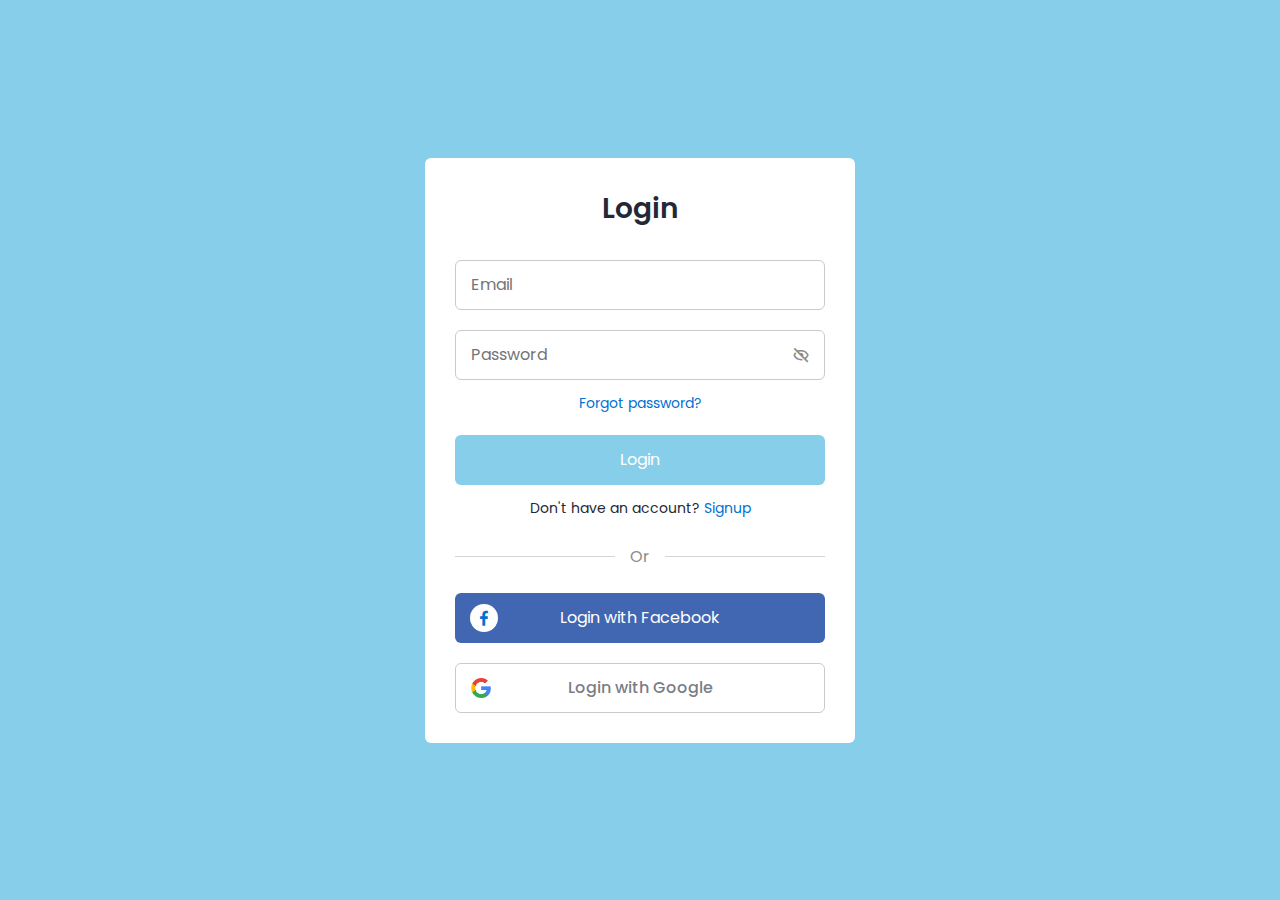
<file: public/index.html>
<!DOCTYPE html>

    <html lang="en">
    <head>
        <meta charset="UTF-8">
        <meta http-equiv="X-UA-Compatible" content="IE=edge">
        <meta name="viewport" content="width=device-width, initial-scale=1.0">
        <title> Responsive Login and Signup Form </title>

        <!-- CSS -->
        <link rel="stylesheet" href="css/style.css">

        <!-- Boxicons CSS -->
        <link href='https://unpkg.com/boxicons@2.1.2/css/boxicons.min.css' rel='stylesheet'>

    </head>
    <body>
        <section class="container forms">
            <div class="form login">
                <div class="form-content">
                    <header>Login</header>
                    <form action="#">
                        <div class="field input-field">
                            <input type="email" placeholder="Email" class="input">
                        </div>

                        <div class="field input-field">
                            <input type="password" placeholder="Password" class="password">
                            <i class='bx bx-hide eye-icon'></i>
                        </div>

                        <div class="form-link">
                            <a href="#" class="forgot-pass">Forgot password?</a>
                        </div>

                        <div class="field button-field">
                            <button>Login</button>
                        </div>
                    </form>

                    <div class="form-link">
                        <span>Don't have an account? <a href="#" class="link signup-link">Signup</a></span>
                    </div>
                </div>

                <div class="line"></div>

                <div class="media-options">
                    <a href="#" class="field facebook">
                        <i class='bx bxl-facebook facebook-icon'></i>
                        <span>Login with Facebook</span>
                    </a>
                </div>

                <div class="media-options">
                    <a href="#" class="field google">
                        <img src="images/google.png" alt="" class="google-img">
                        <span>Login with Google</span>
                    </a>
                </div>

            </div>

            <!-- Signup Form -->

            <div class="form signup">
                <div class="form-content">
                    <header>Signup</header>
                    <form action="#">
                        <div class="field input-field">
                            <input type="email" placeholder="Email" class="input">
                        </div>

                        <div class="field input-field">
                            <input type="password" placeholder="Create password" class="password">
                        </div>

                        <div class="field input-field">
                            <input type="password" placeholder="Confirm password" class="password">
                            <i class='bx bx-hide eye-icon'></i>
                        </div>

                        <div class="field button-field">
                            <button>Signup</button>
                        </div>
                    </form>

                    <div class="form-link">
                        <span>Already have an account? <a href="#" class="link login-link">Login</a></span>
                    </div>
                </div>

                <div class="line"></div>

                <div class="media-options">
                    <a href="#" class="field facebook">
                        <i class='bx bxl-facebook facebook-icon'></i>
                        <span>Login with Facebook</span>
                    </a>
                </div>

                <div class="media-options">
                    <a href="#" class="field google">
                        <img src="images/google.png" alt="" class="google-img">
                        <span>Login with Google</span>
                    </a>
                </div>

            </div>
        </section>

        <!-- JavaScript -->
        <script src="js/script.js"></script>
    </body>
</html>
</file>
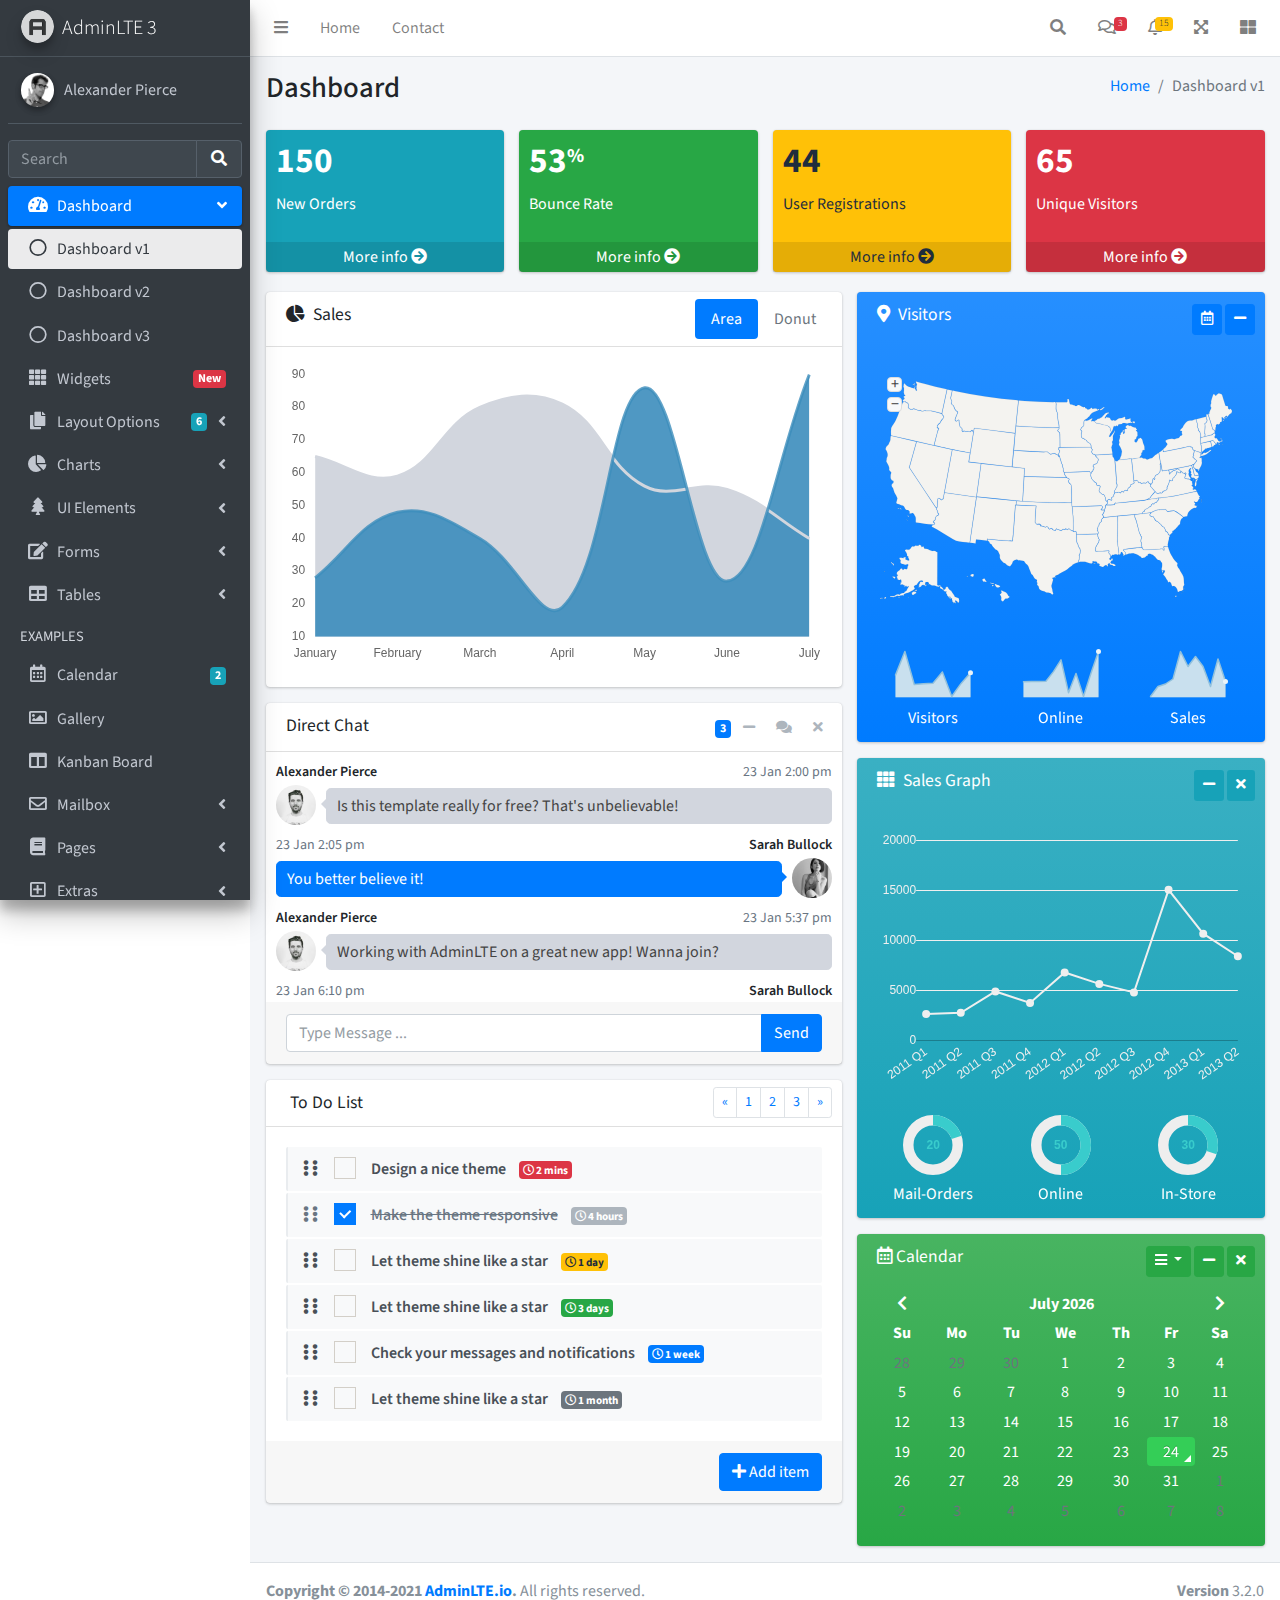
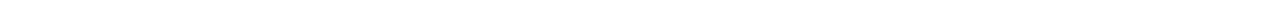
<file: public/adm/index.html>
<!DOCTYPE html>
<html lang="en">
<head>
  <meta charset="utf-8">
  <meta name="viewport" content="width=device-width, initial-scale=1">
  <title>AdminLTE 3 | Dashboard</title>

  <!-- Google Font: Source Sans Pro -->
  <link rel="stylesheet" href="https://fonts.googleapis.com/css?family=Source+Sans+Pro:300,400,400i,700&display=fallback">
  <!-- Font Awesome -->
  <link rel="stylesheet" href="plugins/fontawesome-free/css/all.min.css">
  <!-- Ionicons -->
  <link rel="stylesheet" href="https://code.ionicframework.com/ionicons/2.0.1/css/ionicons.min.css">
  <!-- Tempusdominus Bootstrap 4 -->
  <link rel="stylesheet" href="plugins/tempusdominus-bootstrap-4/css/tempusdominus-bootstrap-4.min.css">
  <!-- iCheck -->
  <link rel="stylesheet" href="plugins/icheck-bootstrap/icheck-bootstrap.min.css">
  <!-- JQVMap -->
  <link rel="stylesheet" href="plugins/jqvmap/jqvmap.min.css">
  <!-- Theme style -->
  <link rel="stylesheet" href="dist/css/adminlte.min.css">
  <!-- overlayScrollbars -->
  <link rel="stylesheet" href="plugins/overlayScrollbars/css/OverlayScrollbars.min.css">
  <!-- Daterange picker -->
  <link rel="stylesheet" href="plugins/daterangepicker/daterangepicker.css">
  <!-- summernote -->
  <link rel="stylesheet" href="plugins/summernote/summernote-bs4.min.css">
</head>
<body class="hold-transition sidebar-mini layout-fixed">
<div class="wrapper">

  <!-- Preloader -->
  <div class="preloader flex-column justify-content-center align-items-center">
    <img class="animation__shake" src="dist/img/AdminLTELogo.png" alt="AdminLTELogo" height="60" width="60">
  </div>

  <!-- Navbar -->
  <nav class="main-header navbar navbar-expand navbar-white navbar-light">
    <!-- Left navbar links -->
    <ul class="navbar-nav">
      <li class="nav-item">
        <a class="nav-link" data-widget="pushmenu" href="#" role="button"><i class="fas fa-bars"></i></a>
      </li>
      <li class="nav-item d-none d-sm-inline-block">
        <a href="index3.html" class="nav-link">Home</a>
      </li>
      <li class="nav-item d-none d-sm-inline-block">
        <a href="#" class="nav-link">Contact</a>
      </li>
    </ul>

    <!-- Right navbar links -->
    <ul class="navbar-nav ml-auto">
      <!-- Navbar Search -->
      <li class="nav-item">
        <a class="nav-link" data-widget="navbar-search" href="#" role="button">
          <i class="fas fa-search"></i>
        </a>
        <div class="navbar-search-block">
          <form class="form-inline">
            <div class="input-group input-group-sm">
              <input class="form-control form-control-navbar" type="search" placeholder="Search" aria-label="Search">
              <div class="input-group-append">
                <button class="btn btn-navbar" type="submit">
                  <i class="fas fa-search"></i>
                </button>
                <button class="btn btn-navbar" type="button" data-widget="navbar-search">
                  <i class="fas fa-times"></i>
                </button>
              </div>
            </div>
          </form>
        </div>
      </li>

      <!-- Messages Dropdown Menu -->
      <li class="nav-item dropdown">
        <a class="nav-link" data-toggle="dropdown" href="#">
          <i class="far fa-comments"></i>
          <span class="badge badge-danger navbar-badge">3</span>
        </a>
        <div class="dropdown-menu dropdown-menu-lg dropdown-menu-right">
          <a href="#" class="dropdown-item">
            <!-- Message Start -->
            <div class="media">
              <img src="dist/img/user1-128x128.jpg" alt="User Avatar" class="img-size-50 mr-3 img-circle">
              <div class="media-body">
                <h3 class="dropdown-item-title">
                  Brad Diesel
                  <span class="float-right text-sm text-danger"><i class="fas fa-star"></i></span>
                </h3>
                <p class="text-sm">Call me whenever you can...</p>
                <p class="text-sm text-muted"><i class="far fa-clock mr-1"></i> 4 Hours Ago</p>
              </div>
            </div>
            <!-- Message End -->
          </a>
          <div class="dropdown-divider"></div>
          <a href="#" class="dropdown-item">
            <!-- Message Start -->
            <div class="media">
              <img src="dist/img/user8-128x128.jpg" alt="User Avatar" class="img-size-50 img-circle mr-3">
              <div class="media-body">
                <h3 class="dropdown-item-title">
                  John Pierce
                  <span class="float-right text-sm text-muted"><i class="fas fa-star"></i></span>
                </h3>
                <p class="text-sm">I got your message bro</p>
                <p class="text-sm text-muted"><i class="far fa-clock mr-1"></i> 4 Hours Ago</p>
              </div>
            </div>
            <!-- Message End -->
          </a>
          <div class="dropdown-divider"></div>
          <a href="#" class="dropdown-item">
            <!-- Message Start -->
            <div class="media">
              <img src="dist/img/user3-128x128.jpg" alt="User Avatar" class="img-size-50 img-circle mr-3">
              <div class="media-body">
                <h3 class="dropdown-item-title">
                  Nora Silvester
                  <span class="float-right text-sm text-warning"><i class="fas fa-star"></i></span>
                </h3>
                <p class="text-sm">The subject goes here</p>
                <p class="text-sm text-muted"><i class="far fa-clock mr-1"></i> 4 Hours Ago</p>
              </div>
            </div>
            <!-- Message End -->
          </a>
          <div class="dropdown-divider"></div>
          <a href="#" class="dropdown-item dropdown-footer">See All Messages</a>
        </div>
      </li>
      <!-- Notifications Dropdown Menu -->
      <li class="nav-item dropdown">
        <a class="nav-link" data-toggle="dropdown" href="#">
          <i class="far fa-bell"></i>
          <span class="badge badge-warning navbar-badge">15</span>
        </a>
        <div class="dropdown-menu dropdown-menu-lg dropdown-menu-right">
          <span class="dropdown-item dropdown-header">15 Notifications</span>
          <div class="dropdown-divider"></div>
          <a href="#" class="dropdown-item">
            <i class="fas fa-envelope mr-2"></i> 4 new messages
            <span class="float-right text-muted text-sm">3 mins</span>
          </a>
          <div class="dropdown-divider"></div>
          <a href="#" class="dropdown-item">
            <i class="fas fa-users mr-2"></i> 8 friend requests
            <span class="float-right text-muted text-sm">12 hours</span>
          </a>
          <div class="dropdown-divider"></div>
          <a href="#" class="dropdown-item">
            <i class="fas fa-file mr-2"></i> 3 new reports
            <span class="float-right text-muted text-sm">2 days</span>
          </a>
          <div class="dropdown-divider"></div>
          <a href="#" class="dropdown-item dropdown-footer">See All Notifications</a>
        </div>
      </li>
      <li class="nav-item">
        <a class="nav-link" data-widget="fullscreen" href="#" role="button">
          <i class="fas fa-expand-arrows-alt"></i>
        </a>
      </li>
      <li class="nav-item">
        <a class="nav-link" data-widget="control-sidebar" data-controlsidebar-slide="true" href="#" role="button">
          <i class="fas fa-th-large"></i>
        </a>
      </li>
    </ul>
  </nav>
  <!-- /.navbar -->

  <!-- Main Sidebar Container -->
  <aside class="main-sidebar sidebar-dark-primary elevation-4">
    <!-- Brand Logo -->
    <a href="index3.html" class="brand-link">
      <img src="dist/img/AdminLTELogo.png" alt="AdminLTE Logo" class="brand-image img-circle elevation-3" style="opacity: .8">
      <span class="brand-text font-weight-light">AdminLTE 3</span>
    </a>

    <!-- Sidebar -->
    <div class="sidebar">
      <!-- Sidebar user panel (optional) -->
      <div class="user-panel mt-3 pb-3 mb-3 d-flex">
        <div class="image">
          <img src="dist/img/user2-160x160.jpg" class="img-circle elevation-2" alt="User Image">
        </div>
        <div class="info">
          <a href="#" class="d-block">Alexander Pierce</a>
        </div>
      </div>

      <!-- SidebarSearch Form -->
      <div class="form-inline">
        <div class="input-group" data-widget="sidebar-search">
          <input class="form-control form-control-sidebar" type="search" placeholder="Search" aria-label="Search">
          <div class="input-group-append">
            <button class="btn btn-sidebar">
              <i class="fas fa-search fa-fw"></i>
            </button>
          </div>
        </div>
      </div>

      <!-- Sidebar Menu -->
      <nav class="mt-2">
        <ul class="nav nav-pills nav-sidebar flex-column" data-widget="treeview" role="menu" data-accordion="false">
          <!-- Add icons to the links using the .nav-icon class
               with font-awesome or any other icon font library -->
          <li class="nav-item menu-open">
            <a href="#" class="nav-link active">
              <i class="nav-icon fas fa-tachometer-alt"></i>
              <p>
                Dashboard
                <i class="right fas fa-angle-left"></i>
              </p>
            </a>
            <ul class="nav nav-treeview">
              <li class="nav-item">
                <a href="./index.html" class="nav-link active">
                  <i class="far fa-circle nav-icon"></i>
                  <p>Dashboard v1</p>
                </a>
              </li>
              <li class="nav-item">
                <a href="./index2.html" class="nav-link">
                  <i class="far fa-circle nav-icon"></i>
                  <p>Dashboard v2</p>
                </a>
              </li>
              <li class="nav-item">
                <a href="./index3.html" class="nav-link">
                  <i class="far fa-circle nav-icon"></i>
                  <p>Dashboard v3</p>
                </a>
              </li>
            </ul>
          </li>
          <li class="nav-item">
            <a href="pages/widgets.html" class="nav-link">
              <i class="nav-icon fas fa-th"></i>
              <p>
                Widgets
                <span class="right badge badge-danger">New</span>
              </p>
            </a>
          </li>
          <li class="nav-item">
            <a href="#" class="nav-link">
              <i class="nav-icon fas fa-copy"></i>
              <p>
                Layout Options
                <i class="fas fa-angle-left right"></i>
                <span class="badge badge-info right">6</span>
              </p>
            </a>
            <ul class="nav nav-treeview">
              <li class="nav-item">
                <a href="pages/layout/top-nav.html" class="nav-link">
                  <i class="far fa-circle nav-icon"></i>
                  <p>Top Navigation</p>
                </a>
              </li>
              <li class="nav-item">
                <a href="pages/layout/top-nav-sidebar.html" class="nav-link">
                  <i class="far fa-circle nav-icon"></i>
                  <p>Top Navigation + Sidebar</p>
                </a>
              </li>
              <li class="nav-item">
                <a href="pages/layout/boxed.html" class="nav-link">
                  <i class="far fa-circle nav-icon"></i>
                  <p>Boxed</p>
                </a>
              </li>
              <li class="nav-item">
                <a href="pages/layout/fixed-sidebar.html" class="nav-link">
                  <i class="far fa-circle nav-icon"></i>
                  <p>Fixed Sidebar</p>
                </a>
              </li>
              <li class="nav-item">
                <a href="pages/layout/fixed-sidebar-custom.html" class="nav-link">
                  <i class="far fa-circle nav-icon"></i>
                  <p>Fixed Sidebar <small>+ Custom Area</small></p>
                </a>
              </li>
              <li class="nav-item">
                <a href="pages/layout/fixed-topnav.html" class="nav-link">
                  <i class="far fa-circle nav-icon"></i>
                  <p>Fixed Navbar</p>
                </a>
              </li>
              <li class="nav-item">
                <a href="pages/layout/fixed-footer.html" class="nav-link">
                  <i class="far fa-circle nav-icon"></i>
                  <p>Fixed Footer</p>
                </a>
              </li>
              <li class="nav-item">
                <a href="pages/layout/collapsed-sidebar.html" class="nav-link">
                  <i class="far fa-circle nav-icon"></i>
                  <p>Collapsed Sidebar</p>
                </a>
              </li>
            </ul>
          </li>
          <li class="nav-item">
            <a href="#" class="nav-link">
              <i class="nav-icon fas fa-chart-pie"></i>
              <p>
                Charts
                <i class="right fas fa-angle-left"></i>
              </p>
            </a>
            <ul class="nav nav-treeview">
              <li class="nav-item">
                <a href="pages/charts/chartjs.html" class="nav-link">
                  <i class="far fa-circle nav-icon"></i>
                  <p>ChartJS</p>
                </a>
              </li>
              <li class="nav-item">
                <a href="pages/charts/flot.html" class="nav-link">
                  <i class="far fa-circle nav-icon"></i>
                  <p>Flot</p>
                </a>
              </li>
              <li class="nav-item">
                <a href="pages/charts/inline.html" class="nav-link">
                  <i class="far fa-circle nav-icon"></i>
                  <p>Inline</p>
                </a>
              </li>
              <li class="nav-item">
                <a href="pages/charts/uplot.html" class="nav-link">
                  <i class="far fa-circle nav-icon"></i>
                  <p>uPlot</p>
                </a>
              </li>
            </ul>
          </li>
          <li class="nav-item">
            <a href="#" class="nav-link">
              <i class="nav-icon fas fa-tree"></i>
              <p>
                UI Elements
                <i class="fas fa-angle-left right"></i>
              </p>
            </a>
            <ul class="nav nav-treeview">
              <li class="nav-item">
                <a href="pages/UI/general.html" class="nav-link">
                  <i class="far fa-circle nav-icon"></i>
                  <p>General</p>
                </a>
              </li>
              <li class="nav-item">
                <a href="pages/UI/icons.html" class="nav-link">
                  <i class="far fa-circle nav-icon"></i>
                  <p>Icons</p>
                </a>
              </li>
              <li class="nav-item">
                <a href="pages/UI/buttons.html" class="nav-link">
                  <i class="far fa-circle nav-icon"></i>
                  <p>Buttons</p>
                </a>
              </li>
              <li class="nav-item">
                <a href="pages/UI/sliders.html" class="nav-link">
                  <i class="far fa-circle nav-icon"></i>
                  <p>Sliders</p>
                </a>
              </li>
              <li class="nav-item">
                <a href="pages/UI/modals.html" class="nav-link">
                  <i class="far fa-circle nav-icon"></i>
                  <p>Modals & Alerts</p>
                </a>
              </li>
              <li class="nav-item">
                <a href="pages/UI/navbar.html" class="nav-link">
                  <i class="far fa-circle nav-icon"></i>
                  <p>Navbar & Tabs</p>
                </a>
              </li>
              <li class="nav-item">
                <a href="pages/UI/timeline.html" class="nav-link">
                  <i class="far fa-circle nav-icon"></i>
                  <p>Timeline</p>
                </a>
              </li>
              <li class="nav-item">
                <a href="pages/UI/ribbons.html" class="nav-link">
                  <i class="far fa-circle nav-icon"></i>
                  <p>Ribbons</p>
                </a>
              </li>
            </ul>
          </li>
          <li class="nav-item">
            <a href="#" class="nav-link">
              <i class="nav-icon fas fa-edit"></i>
              <p>
                Forms
                <i class="fas fa-angle-left right"></i>
              </p>
            </a>
            <ul class="nav nav-treeview">
              <li class="nav-item">
                <a href="pages/forms/general.html" class="nav-link">
                  <i class="far fa-circle nav-icon"></i>
                  <p>General Elements</p>
                </a>
              </li>
              <li class="nav-item">
                <a href="pages/forms/advanced.html" class="nav-link">
                  <i class="far fa-circle nav-icon"></i>
                  <p>Advanced Elements</p>
                </a>
              </li>
              <li class="nav-item">
                <a href="pages/forms/editors.html" class="nav-link">
                  <i class="far fa-circle nav-icon"></i>
                  <p>Editors</p>
                </a>
              </li>
              <li class="nav-item">
                <a href="pages/forms/validation.html" class="nav-link">
                  <i class="far fa-circle nav-icon"></i>
                  <p>Validation</p>
                </a>
              </li>
            </ul>
          </li>
          <li class="nav-item">
            <a href="#" class="nav-link">
              <i class="nav-icon fas fa-table"></i>
              <p>
                Tables
                <i class="fas fa-angle-left right"></i>
              </p>
            </a>
            <ul class="nav nav-treeview">
              <li class="nav-item">
                <a href="pages/tables/simple.html" class="nav-link">
                  <i class="far fa-circle nav-icon"></i>
                  <p>Simple Tables</p>
                </a>
              </li>
              <li class="nav-item">
                <a href="pages/tables/data.html" class="nav-link">
                  <i class="far fa-circle nav-icon"></i>
                  <p>DataTables</p>
                </a>
              </li>
              <li class="nav-item">
                <a href="pages/tables/jsgrid.html" class="nav-link">
                  <i class="far fa-circle nav-icon"></i>
                  <p>jsGrid</p>
                </a>
              </li>
            </ul>
          </li>
          <li class="nav-header">EXAMPLES</li>
          <li class="nav-item">
            <a href="pages/calendar.html" class="nav-link">
              <i class="nav-icon far fa-calendar-alt"></i>
              <p>
                Calendar
                <span class="badge badge-info right">2</span>
              </p>
            </a>
          </li>
          <li class="nav-item">
            <a href="pages/gallery.html" class="nav-link">
              <i class="nav-icon far fa-image"></i>
              <p>
                Gallery
              </p>
            </a>
          </li>
          <li class="nav-item">
            <a href="pages/kanban.html" class="nav-link">
              <i class="nav-icon fas fa-columns"></i>
              <p>
                Kanban Board
              </p>
            </a>
          </li>
          <li class="nav-item">
            <a href="#" class="nav-link">
              <i class="nav-icon far fa-envelope"></i>
              <p>
                Mailbox
                <i class="fas fa-angle-left right"></i>
              </p>
            </a>
            <ul class="nav nav-treeview">
              <li class="nav-item">
                <a href="pages/mailbox/mailbox.html" class="nav-link">
                  <i class="far fa-circle nav-icon"></i>
                  <p>Inbox</p>
                </a>
              </li>
              <li class="nav-item">
                <a href="pages/mailbox/compose.html" class="nav-link">
                  <i class="far fa-circle nav-icon"></i>
                  <p>Compose</p>
                </a>
              </li>
              <li class="nav-item">
                <a href="pages/mailbox/read-mail.html" class="nav-link">
                  <i class="far fa-circle nav-icon"></i>
                  <p>Read</p>
                </a>
              </li>
            </ul>
          </li>
          <li class="nav-item">
            <a href="#" class="nav-link">
              <i class="nav-icon fas fa-book"></i>
              <p>
                Pages
                <i class="fas fa-angle-left right"></i>
              </p>
            </a>
            <ul class="nav nav-treeview">
              <li class="nav-item">
                <a href="pages/examples/invoice.html" class="nav-link">
                  <i class="far fa-circle nav-icon"></i>
                  <p>Invoice</p>
                </a>
              </li>
              <li class="nav-item">
                <a href="pages/examples/profile.html" class="nav-link">
                  <i class="far fa-circle nav-icon"></i>
                  <p>Profile</p>
                </a>
              </li>
              <li class="nav-item">
                <a href="pages/examples/e-commerce.html" class="nav-link">
                  <i class="far fa-circle nav-icon"></i>
                  <p>E-commerce</p>
                </a>
              </li>
              <li class="nav-item">
                <a href="pages/examples/projects.html" class="nav-link">
                  <i class="far fa-circle nav-icon"></i>
                  <p>Projects</p>
                </a>
              </li>
              <li class="nav-item">
                <a href="pages/examples/project-add.html" class="nav-link">
                  <i class="far fa-circle nav-icon"></i>
                  <p>Project Add</p>
                </a>
              </li>
              <li class="nav-item">
                <a href="pages/examples/project-edit.html" class="nav-link">
                  <i class="far fa-circle nav-icon"></i>
                  <p>Project Edit</p>
                </a>
              </li>
              <li class="nav-item">
                <a href="pages/examples/project-detail.html" class="nav-link">
                  <i class="far fa-circle nav-icon"></i>
                  <p>Project Detail</p>
                </a>
              </li>
              <li class="nav-item">
                <a href="pages/examples/contacts.html" class="nav-link">
                  <i class="far fa-circle nav-icon"></i>
                  <p>Contacts</p>
                </a>
              </li>
              <li class="nav-item">
                <a href="pages/examples/faq.html" class="nav-link">
                  <i class="far fa-circle nav-icon"></i>
                  <p>FAQ</p>
                </a>
              </li>
              <li class="nav-item">
                <a href="pages/examples/contact-us.html" class="nav-link">
                  <i class="far fa-circle nav-icon"></i>
                  <p>Contact us</p>
                </a>
              </li>
            </ul>
          </li>
          <li class="nav-item">
            <a href="#" class="nav-link">
              <i class="nav-icon far fa-plus-square"></i>
              <p>
                Extras
                <i class="fas fa-angle-left right"></i>
              </p>
            </a>
            <ul class="nav nav-treeview">
              <li class="nav-item">
                <a href="#" class="nav-link">
                  <i class="far fa-circle nav-icon"></i>
                  <p>
                    Login & Register v1
                    <i class="fas fa-angle-left right"></i>
                  </p>
                </a>
                <ul class="nav nav-treeview">
                  <li class="nav-item">
                    <a href="pages/examples/login.html" class="nav-link">
                      <i class="far fa-circle nav-icon"></i>
                      <p>Login v1</p>
                    </a>
                  </li>
                  <li class="nav-item">
                    <a href="pages/examples/register.html" class="nav-link">
                      <i class="far fa-circle nav-icon"></i>
                      <p>Register v1</p>
                    </a>
                  </li>
                  <li class="nav-item">
                    <a href="pages/examples/forgot-password.html" class="nav-link">
                      <i class="far fa-circle nav-icon"></i>
                      <p>Forgot Password v1</p>
                    </a>
                  </li>
                  <li class="nav-item">
                    <a href="pages/examples/recover-password.html" class="nav-link">
                      <i class="far fa-circle nav-icon"></i>
                      <p>Recover Password v1</p>
                    </a>
                  </li>
                </ul>
              </li>
              <li class="nav-item">
                <a href="#" class="nav-link">
                  <i class="far fa-circle nav-icon"></i>
                  <p>
                    Login & Register v2
                    <i class="fas fa-angle-left right"></i>
                  </p>
                </a>
                <ul class="nav nav-treeview">
                  <li class="nav-item">
                    <a href="pages/examples/login-v2.html" class="nav-link">
                      <i class="far fa-circle nav-icon"></i>
                      <p>Login v2</p>
                    </a>
                  </li>
                  <li class="nav-item">
                    <a href="pages/examples/register-v2.html" class="nav-link">
                      <i class="far fa-circle nav-icon"></i>
                      <p>Register v2</p>
                    </a>
                  </li>
                  <li class="nav-item">
                    <a href="pages/examples/forgot-password-v2.html" class="nav-link">
                      <i class="far fa-circle nav-icon"></i>
                      <p>Forgot Password v2</p>
                    </a>
                  </li>
                  <li class="nav-item">
                    <a href="pages/examples/recover-password-v2.html" class="nav-link">
                      <i class="far fa-circle nav-icon"></i>
                      <p>Recover Password v2</p>
                    </a>
                  </li>
                </ul>
              </li>
              <li class="nav-item">
                <a href="pages/examples/lockscreen.html" class="nav-link">
                  <i class="far fa-circle nav-icon"></i>
                  <p>Lockscreen</p>
                </a>
              </li>
              <li class="nav-item">
                <a href="pages/examples/legacy-user-menu.html" class="nav-link">
                  <i class="far fa-circle nav-icon"></i>
                  <p>Legacy User Menu</p>
                </a>
              </li>
              <li class="nav-item">
                <a href="pages/examples/language-menu.html" class="nav-link">
                  <i class="far fa-circle nav-icon"></i>
                  <p>Language Menu</p>
                </a>
              </li>
              <li class="nav-item">
                <a href="pages/examples/404.html" class="nav-link">
                  <i class="far fa-circle nav-icon"></i>
                  <p>Error 404</p>
                </a>
              </li>
              <li class="nav-item">
                <a href="pages/examples/500.html" class="nav-link">
                  <i class="far fa-circle nav-icon"></i>
                  <p>Error 500</p>
                </a>
              </li>
              <li class="nav-item">
                <a href="pages/examples/pace.html" class="nav-link">
                  <i class="far fa-circle nav-icon"></i>
                  <p>Pace</p>
                </a>
              </li>
              <li class="nav-item">
                <a href="pages/examples/blank.html" class="nav-link">
                  <i class="far fa-circle nav-icon"></i>
                  <p>Blank Page</p>
                </a>
              </li>
              <li class="nav-item">
                <a href="starter.html" class="nav-link">
                  <i class="far fa-circle nav-icon"></i>
                  <p>Starter Page</p>
                </a>
              </li>
            </ul>
          </li>
          <li class="nav-item">
            <a href="#" class="nav-link">
              <i class="nav-icon fas fa-search"></i>
              <p>
                Search
                <i class="fas fa-angle-left right"></i>
              </p>
            </a>
            <ul class="nav nav-treeview">
              <li class="nav-item">
                <a href="pages/search/simple.html" class="nav-link">
                  <i class="far fa-circle nav-icon"></i>
                  <p>Simple Search</p>
                </a>
              </li>
              <li class="nav-item">
                <a href="pages/search/enhanced.html" class="nav-link">
                  <i class="far fa-circle nav-icon"></i>
                  <p>Enhanced</p>
                </a>
              </li>
            </ul>
          </li>
          <li class="nav-header">MISCELLANEOUS</li>
          <li class="nav-item">
            <a href="iframe.html" class="nav-link">
              <i class="nav-icon fas fa-ellipsis-h"></i>
              <p>Tabbed IFrame Plugin</p>
            </a>
          </li>
          <li class="nav-item">
            <a href="https://adminlte.io/docs/3.1/" class="nav-link">
              <i class="nav-icon fas fa-file"></i>
              <p>Documentation</p>
            </a>
          </li>
          <li class="nav-header">MULTI LEVEL EXAMPLE</li>
          <li class="nav-item">
            <a href="#" class="nav-link">
              <i class="fas fa-circle nav-icon"></i>
              <p>Level 1</p>
            </a>
          </li>
          <li class="nav-item">
            <a href="#" class="nav-link">
              <i class="nav-icon fas fa-circle"></i>
              <p>
                Level 1
                <i class="right fas fa-angle-left"></i>
              </p>
            </a>
            <ul class="nav nav-treeview">
              <li class="nav-item">
                <a href="#" class="nav-link">
                  <i class="far fa-circle nav-icon"></i>
                  <p>Level 2</p>
                </a>
              </li>
              <li class="nav-item">
                <a href="#" class="nav-link">
                  <i class="far fa-circle nav-icon"></i>
                  <p>
                    Level 2
                    <i class="right fas fa-angle-left"></i>
                  </p>
                </a>
                <ul class="nav nav-treeview">
                  <li class="nav-item">
                    <a href="#" class="nav-link">
                      <i class="far fa-dot-circle nav-icon"></i>
                      <p>Level 3</p>
                    </a>
                  </li>
                  <li class="nav-item">
                    <a href="#" class="nav-link">
                      <i class="far fa-dot-circle nav-icon"></i>
                      <p>Level 3</p>
                    </a>
                  </li>
                  <li class="nav-item">
                    <a href="#" class="nav-link">
                      <i class="far fa-dot-circle nav-icon"></i>
                      <p>Level 3</p>
                    </a>
                  </li>
                </ul>
              </li>
              <li class="nav-item">
                <a href="#" class="nav-link">
                  <i class="far fa-circle nav-icon"></i>
                  <p>Level 2</p>
                </a>
              </li>
            </ul>
          </li>
          <li class="nav-item">
            <a href="#" class="nav-link">
              <i class="fas fa-circle nav-icon"></i>
              <p>Level 1</p>
            </a>
          </li>
          <li class="nav-header">LABELS</li>
          <li class="nav-item">
            <a href="#" class="nav-link">
              <i class="nav-icon far fa-circle text-danger"></i>
              <p class="text">Important</p>
            </a>
          </li>
          <li class="nav-item">
            <a href="#" class="nav-link">
              <i class="nav-icon far fa-circle text-warning"></i>
              <p>Warning</p>
            </a>
          </li>
          <li class="nav-item">
            <a href="#" class="nav-link">
              <i class="nav-icon far fa-circle text-info"></i>
              <p>Informational</p>
            </a>
          </li>
        </ul>
      </nav>
      <!-- /.sidebar-menu -->
    </div>
    <!-- /.sidebar -->
  </aside>

  <!-- Content Wrapper. Contains page content -->
  <div class="content-wrapper">
    <!-- Content Header (Page header) -->
    <div class="content-header">
      <div class="container-fluid">
        <div class="row mb-2">
          <div class="col-sm-6">
            <h1 class="m-0">Dashboard</h1>
          </div><!-- /.col -->
          <div class="col-sm-6">
            <ol class="breadcrumb float-sm-right">
              <li class="breadcrumb-item"><a href="#">Home</a></li>
              <li class="breadcrumb-item active">Dashboard v1</li>
            </ol>
          </div><!-- /.col -->
        </div><!-- /.row -->
      </div><!-- /.container-fluid -->
    </div>
    <!-- /.content-header -->

    <!-- Main content -->
    <section class="content">
      <div class="container-fluid">
        <!-- Small boxes (Stat box) -->
        <div class="row">
          <div class="col-lg-3 col-6">
            <!-- small box -->
            <div class="small-box bg-info">
              <div class="inner">
                <h3>150</h3>

                <p>New Orders</p>
              </div>
              <div class="icon">
                <i class="ion ion-bag"></i>
              </div>
              <a href="#" class="small-box-footer">More info <i class="fas fa-arrow-circle-right"></i></a>
            </div>
          </div>
          <!-- ./col -->
          <div class="col-lg-3 col-6">
            <!-- small box -->
            <div class="small-box bg-success">
              <div class="inner">
                <h3>53<sup style="font-size: 20px">%</sup></h3>

                <p>Bounce Rate</p>
              </div>
              <div class="icon">
                <i class="ion ion-stats-bars"></i>
              </div>
              <a href="#" class="small-box-footer">More info <i class="fas fa-arrow-circle-right"></i></a>
            </div>
          </div>
          <!-- ./col -->
          <div class="col-lg-3 col-6">
            <!-- small box -->
            <div class="small-box bg-warning">
              <div class="inner">
                <h3>44</h3>

                <p>User Registrations</p>
              </div>
              <div class="icon">
                <i class="ion ion-person-add"></i>
              </div>
              <a href="#" class="small-box-footer">More info <i class="fas fa-arrow-circle-right"></i></a>
            </div>
          </div>
          <!-- ./col -->
          <div class="col-lg-3 col-6">
            <!-- small box -->
            <div class="small-box bg-danger">
              <div class="inner">
                <h3>65</h3>

                <p>Unique Visitors</p>
              </div>
              <div class="icon">
                <i class="ion ion-pie-graph"></i>
              </div>
              <a href="#" class="small-box-footer">More info <i class="fas fa-arrow-circle-right"></i></a>
            </div>
          </div>
          <!-- ./col -->
        </div>
        <!-- /.row -->
        <!-- Main row -->
        <div class="row">
          <!-- Left col -->
          <section class="col-lg-7 connectedSortable">
            <!-- Custom tabs (Charts with tabs)-->
            <div class="card">
              <div class="card-header">
                <h3 class="card-title">
                  <i class="fas fa-chart-pie mr-1"></i>
                  Sales
                </h3>
                <div class="card-tools">
                  <ul class="nav nav-pills ml-auto">
                    <li class="nav-item">
                      <a class="nav-link active" href="#revenue-chart" data-toggle="tab">Area</a>
                    </li>
                    <li class="nav-item">
                      <a class="nav-link" href="#sales-chart" data-toggle="tab">Donut</a>
                    </li>
                  </ul>
                </div>
              </div><!-- /.card-header -->
              <div class="card-body">
                <div class="tab-content p-0">
                  <!-- Morris chart - Sales -->
                  <div class="chart tab-pane active" id="revenue-chart"
                       style="position: relative; height: 300px;">
                      <canvas id="revenue-chart-canvas" height="300" style="height: 300px;"></canvas>
                   </div>
                  <div class="chart tab-pane" id="sales-chart" style="position: relative; height: 300px;">
                    <canvas id="sales-chart-canvas" height="300" style="height: 300px;"></canvas>
                  </div>
                </div>
              </div><!-- /.card-body -->
            </div>
            <!-- /.card -->

            <!-- DIRECT CHAT -->
            <div class="card direct-chat direct-chat-primary">
              <div class="card-header">
                <h3 class="card-title">Direct Chat</h3>

                <div class="card-tools">
                  <span title="3 New Messages" class="badge badge-primary">3</span>
                  <button type="button" class="btn btn-tool" data-card-widget="collapse">
                    <i class="fas fa-minus"></i>
                  </button>
                  <button type="button" class="btn btn-tool" title="Contacts" data-widget="chat-pane-toggle">
                    <i class="fas fa-comments"></i>
                  </button>
                  <button type="button" class="btn btn-tool" data-card-widget="remove">
                    <i class="fas fa-times"></i>
                  </button>
                </div>
              </div>
              <!-- /.card-header -->
              <div class="card-body">
                <!-- Conversations are loaded here -->
                <div class="direct-chat-messages">
                  <!-- Message. Default to the left -->
                  <div class="direct-chat-msg">
                    <div class="direct-chat-infos clearfix">
                      <span class="direct-chat-name float-left">Alexander Pierce</span>
                      <span class="direct-chat-timestamp float-right">23 Jan 2:00 pm</span>
                    </div>
                    <!-- /.direct-chat-infos -->
                    <img class="direct-chat-img" src="dist/img/user1-128x128.jpg" alt="message user image">
                    <!-- /.direct-chat-img -->
                    <div class="direct-chat-text">
                      Is this template really for free? That's unbelievable!
                    </div>
                    <!-- /.direct-chat-text -->
                  </div>
                  <!-- /.direct-chat-msg -->

                  <!-- Message to the right -->
                  <div class="direct-chat-msg right">
                    <div class="direct-chat-infos clearfix">
                      <span class="direct-chat-name float-right">Sarah Bullock</span>
                      <span class="direct-chat-timestamp float-left">23 Jan 2:05 pm</span>
                    </div>
                    <!-- /.direct-chat-infos -->
                    <img class="direct-chat-img" src="dist/img/user3-128x128.jpg" alt="message user image">
                    <!-- /.direct-chat-img -->
                    <div class="direct-chat-text">
                      You better believe it!
                    </div>
                    <!-- /.direct-chat-text -->
                  </div>
                  <!-- /.direct-chat-msg -->

                  <!-- Message. Default to the left -->
                  <div class="direct-chat-msg">
                    <div class="direct-chat-infos clearfix">
                      <span class="direct-chat-name float-left">Alexander Pierce</span>
                      <span class="direct-chat-timestamp float-right">23 Jan 5:37 pm</span>
                    </div>
                    <!-- /.direct-chat-infos -->
                    <img class="direct-chat-img" src="dist/img/user1-128x128.jpg" alt="message user image">
                    <!-- /.direct-chat-img -->
                    <div class="direct-chat-text">
                      Working with AdminLTE on a great new app! Wanna join?
                    </div>
                    <!-- /.direct-chat-text -->
                  </div>
                  <!-- /.direct-chat-msg -->

                  <!-- Message to the right -->
                  <div class="direct-chat-msg right">
                    <div class="direct-chat-infos clearfix">
                      <span class="direct-chat-name float-right">Sarah Bullock</span>
                      <span class="direct-chat-timestamp float-left">23 Jan 6:10 pm</span>
                    </div>
                    <!-- /.direct-chat-infos -->
                    <img class="direct-chat-img" src="dist/img/user3-128x128.jpg" alt="message user image">
                    <!-- /.direct-chat-img -->
                    <div class="direct-chat-text">
                      I would love to.
                    </div>
                    <!-- /.direct-chat-text -->
                  </div>
                  <!-- /.direct-chat-msg -->

                </div>
                <!--/.direct-chat-messages-->

                <!-- Contacts are loaded here -->
                <div class="direct-chat-contacts">
                  <ul class="contacts-list">
                    <li>
                      <a href="#">
                        <img class="contacts-list-img" src="dist/img/user1-128x128.jpg" alt="User Avatar">

                        <div class="contacts-list-info">
                          <span class="contacts-list-name">
                            Count Dracula
                            <small class="contacts-list-date float-right">2/28/2015</small>
                          </span>
                          <span class="contacts-list-msg">How have you been? I was...</span>
                        </div>
                        <!-- /.contacts-list-info -->
                      </a>
                    </li>
                    <!-- End Contact Item -->
                    <li>
                      <a href="#">
                        <img class="contacts-list-img" src="dist/img/user7-128x128.jpg" alt="User Avatar">

                        <div class="contacts-list-info">
                          <span class="contacts-list-name">
                            Sarah Doe
                            <small class="contacts-list-date float-right">2/23/2015</small>
                          </span>
                          <span class="contacts-list-msg">I will be waiting for...</span>
                        </div>
                        <!-- /.contacts-list-info -->
                      </a>
                    </li>
                    <!-- End Contact Item -->
                    <li>
                      <a href="#">
                        <img class="contacts-list-img" src="dist/img/user3-128x128.jpg" alt="User Avatar">

                        <div class="contacts-list-info">
                          <span class="contacts-list-name">
                            Nadia Jolie
                            <small class="contacts-list-date float-right">2/20/2015</small>
                          </span>
                          <span class="contacts-list-msg">I'll call you back at...</span>
                        </div>
                        <!-- /.contacts-list-info -->
                      </a>
                    </li>
                    <!-- End Contact Item -->
                    <li>
                      <a href="#">
                        <img class="contacts-list-img" src="dist/img/user5-128x128.jpg" alt="User Avatar">

                        <div class="contacts-list-info">
                          <span class="contacts-list-name">
                            Nora S. Vans
                            <small class="contacts-list-date float-right">2/10/2015</small>
                          </span>
                          <span class="contacts-list-msg">Where is your new...</span>
                        </div>
                        <!-- /.contacts-list-info -->
                      </a>
                    </li>
                    <!-- End Contact Item -->
                    <li>
                      <a href="#">
                        <img class="contacts-list-img" src="dist/img/user6-128x128.jpg" alt="User Avatar">

                        <div class="contacts-list-info">
                          <span class="contacts-list-name">
                            John K.
                            <small class="contacts-list-date float-right">1/27/2015</small>
                          </span>
                          <span class="contacts-list-msg">Can I take a look at...</span>
                        </div>
                        <!-- /.contacts-list-info -->
                      </a>
                    </li>
                    <!-- End Contact Item -->
                    <li>
                      <a href="#">
                        <img class="contacts-list-img" src="dist/img/user8-128x128.jpg" alt="User Avatar">

                        <div class="contacts-list-info">
                          <span class="contacts-list-name">
                            Kenneth M.
                            <small class="contacts-list-date float-right">1/4/2015</small>
                          </span>
                          <span class="contacts-list-msg">Never mind I found...</span>
                        </div>
                        <!-- /.contacts-list-info -->
                      </a>
                    </li>
                    <!-- End Contact Item -->
                  </ul>
                  <!-- /.contacts-list -->
                </div>
                <!-- /.direct-chat-pane -->
              </div>
              <!-- /.card-body -->
              <div class="card-footer">
                <form action="#" method="post">
                  <div class="input-group">
                    <input type="text" name="message" placeholder="Type Message ..." class="form-control">
                    <span class="input-group-append">
                      <button type="button" class="btn btn-primary">Send</button>
                    </span>
                  </div>
                </form>
              </div>
              <!-- /.card-footer-->
            </div>
            <!--/.direct-chat -->

            <!-- TO DO List -->
            <div class="card">
              <div class="card-header">
                <h3 class="card-title">
                  <i class="ion ion-clipboard mr-1"></i>
                  To Do List
                </h3>

                <div class="card-tools">
                  <ul class="pagination pagination-sm">
                    <li class="page-item"><a href="#" class="page-link">&laquo;</a></li>
                    <li class="page-item"><a href="#" class="page-link">1</a></li>
                    <li class="page-item"><a href="#" class="page-link">2</a></li>
                    <li class="page-item"><a href="#" class="page-link">3</a></li>
                    <li class="page-item"><a href="#" class="page-link">&raquo;</a></li>
                  </ul>
                </div>
              </div>
              <!-- /.card-header -->
              <div class="card-body">
                <ul class="todo-list" data-widget="todo-list">
                  <li>
                    <!-- drag handle -->
                    <span class="handle">
                      <i class="fas fa-ellipsis-v"></i>
                      <i class="fas fa-ellipsis-v"></i>
                    </span>
                    <!-- checkbox -->
                    <div  class="icheck-primary d-inline ml-2">
                      <input type="checkbox" value="" name="todo1" id="todoCheck1">
                      <label for="todoCheck1"></label>
                    </div>
                    <!-- todo text -->
                    <span class="text">Design a nice theme</span>
                    <!-- Emphasis label -->
                    <small class="badge badge-danger"><i class="far fa-clock"></i> 2 mins</small>
                    <!-- General tools such as edit or delete-->
                    <div class="tools">
                      <i class="fas fa-edit"></i>
                      <i class="fas fa-trash-o"></i>
                    </div>
                  </li>
                  <li>
                    <span class="handle">
                      <i class="fas fa-ellipsis-v"></i>
                      <i class="fas fa-ellipsis-v"></i>
                    </span>
                    <div  class="icheck-primary d-inline ml-2">
                      <input type="checkbox" value="" name="todo2" id="todoCheck2" checked>
                      <label for="todoCheck2"></label>
                    </div>
                    <span class="text">Make the theme responsive</span>
                    <small class="badge badge-info"><i class="far fa-clock"></i> 4 hours</small>
                    <div class="tools">
                      <i class="fas fa-edit"></i>
                      <i class="fas fa-trash-o"></i>
                    </div>
                  </li>
                  <li>
                    <span class="handle">
                      <i class="fas fa-ellipsis-v"></i>
                      <i class="fas fa-ellipsis-v"></i>
                    </span>
                    <div  class="icheck-primary d-inline ml-2">
                      <input type="checkbox" value="" name="todo3" id="todoCheck3">
                      <label for="todoCheck3"></label>
                    </div>
                    <span class="text">Let theme shine like a star</span>
                    <small class="badge badge-warning"><i class="far fa-clock"></i> 1 day</small>
                    <div class="tools">
                      <i class="fas fa-edit"></i>
                      <i class="fas fa-trash-o"></i>
                    </div>
                  </li>
                  <li>
                    <span class="handle">
                      <i class="fas fa-ellipsis-v"></i>
                      <i class="fas fa-ellipsis-v"></i>
                    </span>
                    <div  class="icheck-primary d-inline ml-2">
                      <input type="checkbox" value="" name="todo4" id="todoCheck4">
                      <label for="todoCheck4"></label>
                    </div>
                    <span class="text">Let theme shine like a star</span>
                    <small class="badge badge-success"><i class="far fa-clock"></i> 3 days</small>
                    <div class="tools">
                      <i class="fas fa-edit"></i>
                      <i class="fas fa-trash-o"></i>
                    </div>
                  </li>
                  <li>
                    <span class="handle">
                      <i class="fas fa-ellipsis-v"></i>
                      <i class="fas fa-ellipsis-v"></i>
                    </span>
                    <div  class="icheck-primary d-inline ml-2">
                      <input type="checkbox" value="" name="todo5" id="todoCheck5">
                      <label for="todoCheck5"></label>
                    </div>
                    <span class="text">Check your messages and notifications</span>
                    <small class="badge badge-primary"><i class="far fa-clock"></i> 1 week</small>
                    <div class="tools">
                      <i class="fas fa-edit"></i>
                      <i class="fas fa-trash-o"></i>
                    </div>
                  </li>
                  <li>
                    <span class="handle">
                      <i class="fas fa-ellipsis-v"></i>
                      <i class="fas fa-ellipsis-v"></i>
                    </span>
                    <div  class="icheck-primary d-inline ml-2">
                      <input type="checkbox" value="" name="todo6" id="todoCheck6">
                      <label for="todoCheck6"></label>
                    </div>
                    <span class="text">Let theme shine like a star</span>
                    <small class="badge badge-secondary"><i class="far fa-clock"></i> 1 month</small>
                    <div class="tools">
                      <i class="fas fa-edit"></i>
                      <i class="fas fa-trash-o"></i>
                    </div>
                  </li>
                </ul>
              </div>
              <!-- /.card-body -->
              <div class="card-footer clearfix">
                <button type="button" class="btn btn-primary float-right"><i class="fas fa-plus"></i> Add item</button>
              </div>
            </div>
            <!-- /.card -->
          </section>
          <!-- /.Left col -->
          <!-- right col (We are only adding the ID to make the widgets sortable)-->
          <section class="col-lg-5 connectedSortable">

            <!-- Map card -->
            <div class="card bg-gradient-primary">
              <div class="card-header border-0">
                <h3 class="card-title">
                  <i class="fas fa-map-marker-alt mr-1"></i>
                  Visitors
                </h3>
                <!-- card tools -->
                <div class="card-tools">
                  <button type="button" class="btn btn-primary btn-sm daterange" title="Date range">
                    <i class="far fa-calendar-alt"></i>
                  </button>
                  <button type="button" class="btn btn-primary btn-sm" data-card-widget="collapse" title="Collapse">
                    <i class="fas fa-minus"></i>
                  </button>
                </div>
                <!-- /.card-tools -->
              </div>
              <div class="card-body">
                <div id="world-map" style="height: 250px; width: 100%;"></div>
              </div>
              <!-- /.card-body-->
              <div class="card-footer bg-transparent">
                <div class="row">
                  <div class="col-4 text-center">
                    <div id="sparkline-1"></div>
                    <div class="text-white">Visitors</div>
                  </div>
                  <!-- ./col -->
                  <div class="col-4 text-center">
                    <div id="sparkline-2"></div>
                    <div class="text-white">Online</div>
                  </div>
                  <!-- ./col -->
                  <div class="col-4 text-center">
                    <div id="sparkline-3"></div>
                    <div class="text-white">Sales</div>
                  </div>
                  <!-- ./col -->
                </div>
                <!-- /.row -->
              </div>
            </div>
            <!-- /.card -->

            <!-- solid sales graph -->
            <div class="card bg-gradient-info">
              <div class="card-header border-0">
                <h3 class="card-title">
                  <i class="fas fa-th mr-1"></i>
                  Sales Graph
                </h3>

                <div class="card-tools">
                  <button type="button" class="btn bg-info btn-sm" data-card-widget="collapse">
                    <i class="fas fa-minus"></i>
                  </button>
                  <button type="button" class="btn bg-info btn-sm" data-card-widget="remove">
                    <i class="fas fa-times"></i>
                  </button>
                </div>
              </div>
              <div class="card-body">
                <canvas class="chart" id="line-chart" style="min-height: 250px; height: 250px; max-height: 250px; max-width: 100%;"></canvas>
              </div>
              <!-- /.card-body -->
              <div class="card-footer bg-transparent">
                <div class="row">
                  <div class="col-4 text-center">
                    <input type="text" class="knob" data-readonly="true" value="20" data-width="60" data-height="60"
                           data-fgColor="#39CCCC">

                    <div class="text-white">Mail-Orders</div>
                  </div>
                  <!-- ./col -->
                  <div class="col-4 text-center">
                    <input type="text" class="knob" data-readonly="true" value="50" data-width="60" data-height="60"
                           data-fgColor="#39CCCC">

                    <div class="text-white">Online</div>
                  </div>
                  <!-- ./col -->
                  <div class="col-4 text-center">
                    <input type="text" class="knob" data-readonly="true" value="30" data-width="60" data-height="60"
                           data-fgColor="#39CCCC">

                    <div class="text-white">In-Store</div>
                  </div>
                  <!-- ./col -->
                </div>
                <!-- /.row -->
              </div>
              <!-- /.card-footer -->
            </div>
            <!-- /.card -->

            <!-- Calendar -->
            <div class="card bg-gradient-success">
              <div class="card-header border-0">

                <h3 class="card-title">
                  <i class="far fa-calendar-alt"></i>
                  Calendar
                </h3>
                <!-- tools card -->
                <div class="card-tools">
                  <!-- button with a dropdown -->
                  <div class="btn-group">
                    <button type="button" class="btn btn-success btn-sm dropdown-toggle" data-toggle="dropdown" data-offset="-52">
                      <i class="fas fa-bars"></i>
                    </button>
                    <div class="dropdown-menu" role="menu">
                      <a href="#" class="dropdown-item">Add new event</a>
                      <a href="#" class="dropdown-item">Clear events</a>
                      <div class="dropdown-divider"></div>
                      <a href="#" class="dropdown-item">View calendar</a>
                    </div>
                  </div>
                  <button type="button" class="btn btn-success btn-sm" data-card-widget="collapse">
                    <i class="fas fa-minus"></i>
                  </button>
                  <button type="button" class="btn btn-success btn-sm" data-card-widget="remove">
                    <i class="fas fa-times"></i>
                  </button>
                </div>
                <!-- /. tools -->
              </div>
              <!-- /.card-header -->
              <div class="card-body pt-0">
                <!--The calendar -->
                <div id="calendar" style="width: 100%"></div>
              </div>
              <!-- /.card-body -->
            </div>
            <!-- /.card -->
          </section>
          <!-- right col -->
        </div>
        <!-- /.row (main row) -->
      </div><!-- /.container-fluid -->
    </section>
    <!-- /.content -->
  </div>
  <!-- /.content-wrapper -->
  <footer class="main-footer">
    <strong>Copyright &copy; 2014-2021 <a href="https://adminlte.io">AdminLTE.io</a>.</strong>
    All rights reserved.
    <div class="float-right d-none d-sm-inline-block">
      <b>Version</b> 3.2.0
    </div>
  </footer>

  <!-- Control Sidebar -->
  <aside class="control-sidebar control-sidebar-dark">
    <!-- Control sidebar content goes here -->
  </aside>
  <!-- /.control-sidebar -->
</div>
<!-- ./wrapper -->

<!-- jQuery -->
<script src="plugins/jquery/jquery.min.js"></script>
<!-- jQuery UI 1.11.4 -->
<script src="plugins/jquery-ui/jquery-ui.min.js"></script>
<!-- Resolve conflict in jQuery UI tooltip with Bootstrap tooltip -->
<script>
  $.widget.bridge('uibutton', $.ui.button)
</script>
<!-- Bootstrap 4 -->
<script src="plugins/bootstrap/js/bootstrap.bundle.min.js"></script>
<!-- ChartJS -->
<script src="plugins/chart.js/Chart.min.js"></script>
<!-- Sparkline -->
<script src="plugins/sparklines/sparkline.js"></script>
<!-- JQVMap -->
<script src="plugins/jqvmap/jquery.vmap.min.js"></script>
<script src="plugins/jqvmap/maps/jquery.vmap.usa.js"></script>
<!-- jQuery Knob Chart -->
<script src="plugins/jquery-knob/jquery.knob.min.js"></script>
<!-- daterangepicker -->
<script src="plugins/moment/moment.min.js"></script>
<script src="plugins/daterangepicker/daterangepicker.js"></script>
<!-- Tempusdominus Bootstrap 4 -->
<script src="plugins/tempusdominus-bootstrap-4/js/tempusdominus-bootstrap-4.min.js"></script>
<!-- Summernote -->
<script src="plugins/summernote/summernote-bs4.min.js"></script>
<!-- overlayScrollbars -->
<script src="plugins/overlayScrollbars/js/jquery.overlayScrollbars.min.js"></script>
<!-- AdminLTE App -->
<script src="dist/js/adminlte.js"></script>
<!-- AdminLTE for demo purposes -->
<script src="dist/js/demo.js"></script>
<!-- AdminLTE dashboard demo (This is only for demo purposes) -->
<script src="dist/js/pages/dashboard.js"></script>
</body>
</html>
</file>
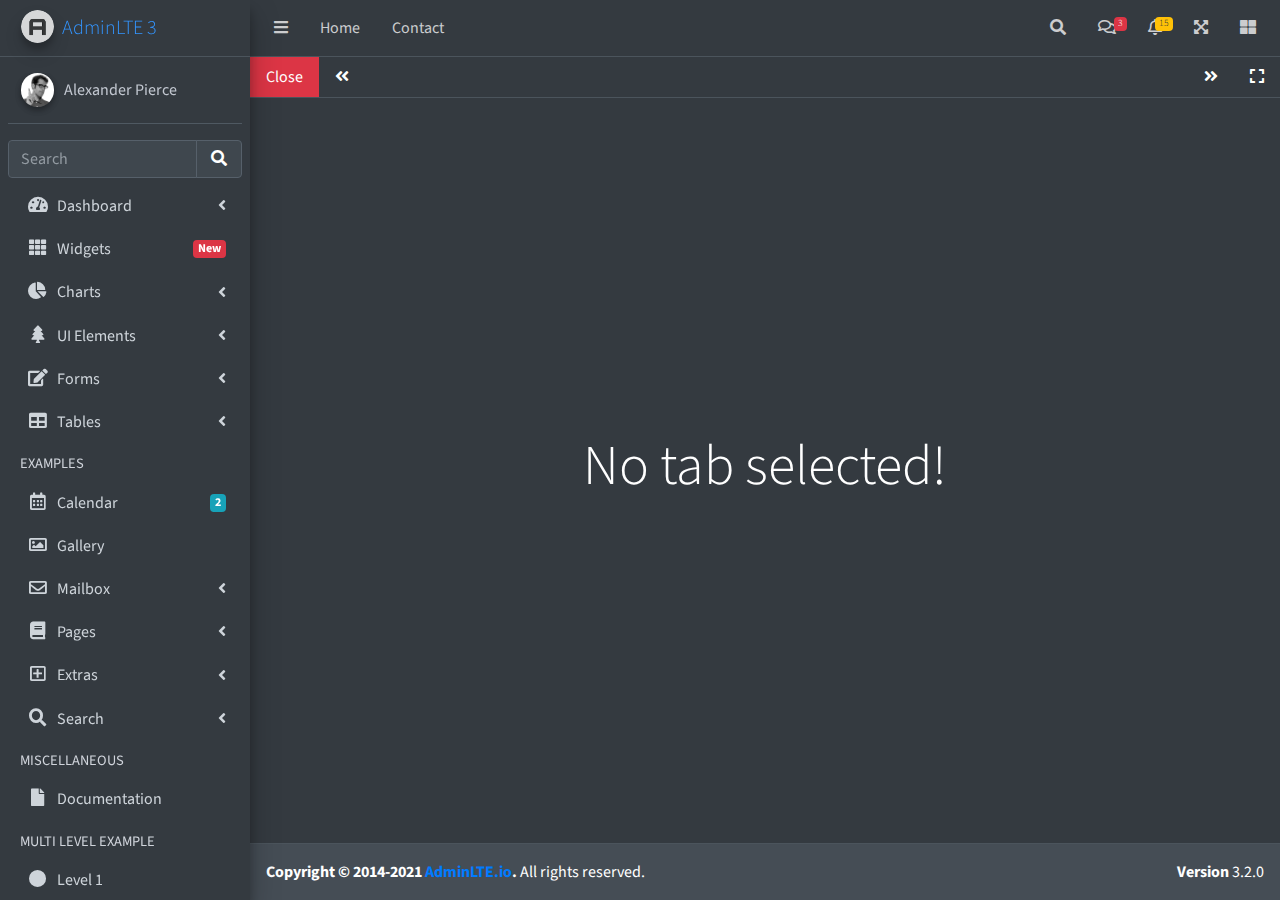
<file: public/adm/iframe-dark.html>
<!DOCTYPE html>
<html lang="en">
<head>
  <meta charset="utf-8">
  <meta name="viewport" content="width=device-width, initial-scale=1">
  <title>AdminLTE 3 | Tabbed IFrames</title>

  <!-- Google Font: Source Sans Pro -->
  <link rel="stylesheet" href="https://fonts.googleapis.com/css?family=Source+Sans+Pro:300,400,400i,700&display=fallback">
  <!-- Font Awesome -->
  <link rel="stylesheet" href="plugins/fontawesome-free/css/all.min.css">
  <!-- Theme style -->
  <link rel="stylesheet" href="dist/css/adminlte.min.css">
  <!-- overlayScrollbars -->
  <link rel="stylesheet" href="plugins/overlayScrollbars/css/OverlayScrollbars.min.css">
</head>
<body class="hold-transition sidebar-mini layout-fixed dark-mode" data-panel-auto-height-mode="height">
<div class="wrapper">

  <!-- Navbar -->
  <nav class="main-header navbar navbar-expand navbar-dark">
    <!-- Left navbar links -->
    <ul class="navbar-nav">
      <li class="nav-item">
        <a class="nav-link" data-widget="pushmenu" href="#" role="button"><i class="fas fa-bars"></i></a>
      </li>
      <li class="nav-item d-none d-sm-inline-block">
        <a href="index3.html" class="nav-link">Home</a>
      </li>
      <li class="nav-item d-none d-sm-inline-block">
        <a href="#" class="nav-link">Contact</a>
      </li>
    </ul>

    <!-- Right navbar links -->
    <ul class="navbar-nav ml-auto">
      <!-- Navbar Search -->
      <li class="nav-item">
        <a class="nav-link" data-widget="navbar-search" href="#" role="button">
          <i class="fas fa-search"></i>
        </a>
        <div class="navbar-search-block">
          <form class="form-inline">
            <div class="input-group input-group-sm">
              <input class="form-control form-control-navbar" type="search" placeholder="Search" aria-label="Search">
              <div class="input-group-append">
                <button class="btn btn-navbar" type="submit">
                  <i class="fas fa-search"></i>
                </button>
                <button class="btn btn-navbar" type="button" data-widget="navbar-search">
                  <i class="fas fa-times"></i>
                </button>
              </div>
            </div>
          </form>
        </div>
      </li>

      <!-- Messages Dropdown Menu -->
      <li class="nav-item dropdown">
        <a class="nav-link" data-toggle="dropdown" href="#">
          <i class="far fa-comments"></i>
          <span class="badge badge-danger navbar-badge">3</span>
        </a>
        <div class="dropdown-menu dropdown-menu-lg dropdown-menu-right">
          <a href="#" class="dropdown-item">
            <!-- Message Start -->
            <div class="media">
              <img src="dist/img/user1-128x128.jpg" alt="User Avatar" class="img-size-50 mr-3 img-circle">
              <div class="media-body">
                <h3 class="dropdown-item-title">
                  Brad Diesel
                  <span class="float-right text-sm text-danger"><i class="fas fa-star"></i></span>
                </h3>
                <p class="text-sm">Call me whenever you can...</p>
                <p class="text-sm text-muted"><i class="far fa-clock mr-1"></i> 4 Hours Ago</p>
              </div>
            </div>
            <!-- Message End -->
          </a>
          <div class="dropdown-divider"></div>
          <a href="#" class="dropdown-item">
            <!-- Message Start -->
            <div class="media">
              <img src="dist/img/user8-128x128.jpg" alt="User Avatar" class="img-size-50 img-circle mr-3">
              <div class="media-body">
                <h3 class="dropdown-item-title">
                  John Pierce
                  <span class="float-right text-sm text-muted"><i class="fas fa-star"></i></span>
                </h3>
                <p class="text-sm">I got your message bro</p>
                <p class="text-sm text-muted"><i class="far fa-clock mr-1"></i> 4 Hours Ago</p>
              </div>
            </div>
            <!-- Message End -->
          </a>
          <div class="dropdown-divider"></div>
          <a href="#" class="dropdown-item">
            <!-- Message Start -->
            <div class="media">
              <img src="dist/img/user3-128x128.jpg" alt="User Avatar" class="img-size-50 img-circle mr-3">
              <div class="media-body">
                <h3 class="dropdown-item-title">
                  Nora Silvester
                  <span class="float-right text-sm text-warning"><i class="fas fa-star"></i></span>
                </h3>
                <p class="text-sm">The subject goes here</p>
                <p class="text-sm text-muted"><i class="far fa-clock mr-1"></i> 4 Hours Ago</p>
              </div>
            </div>
            <!-- Message End -->
          </a>
          <div class="dropdown-divider"></div>
          <a href="#" class="dropdown-item dropdown-footer">See All Messages</a>
        </div>
      </li>
      <!-- Notifications Dropdown Menu -->
      <li class="nav-item dropdown">
        <a class="nav-link" data-toggle="dropdown" href="#">
          <i class="far fa-bell"></i>
          <span class="badge badge-warning navbar-badge">15</span>
        </a>
        <div class="dropdown-menu dropdown-menu-lg dropdown-menu-right">
          <span class="dropdown-item dropdown-header">15 Notifications</span>
          <div class="dropdown-divider"></div>
          <a href="#" class="dropdown-item">
            <i class="fas fa-envelope mr-2"></i> 4 new messages
            <span class="float-right text-muted text-sm">3 mins</span>
          </a>
          <div class="dropdown-divider"></div>
          <a href="#" class="dropdown-item">
            <i class="fas fa-users mr-2"></i> 8 friend requests
            <span class="float-right text-muted text-sm">12 hours</span>
          </a>
          <div class="dropdown-divider"></div>
          <a href="#" class="dropdown-item">
            <i class="fas fa-file mr-2"></i> 3 new reports
            <span class="float-right text-muted text-sm">2 days</span>
          </a>
          <div class="dropdown-divider"></div>
          <a href="#" class="dropdown-item dropdown-footer">See All Notifications</a>
        </div>
      </li>
      <li class="nav-item">
        <a class="nav-link" data-widget="fullscreen" href="#" role="button">
          <i class="fas fa-expand-arrows-alt"></i>
        </a>
      </li>
      <li class="nav-item">
        <a class="nav-link" data-widget="control-sidebar" data-slide="true" href="#" role="button">
          <i class="fas fa-th-large"></i>
        </a>
      </li>
    </ul>
  </nav>
  <!-- /.navbar -->

  <!-- Main Sidebar Container -->
  <aside class="main-sidebar sidebar-dark-primary elevation-4">
    <!-- Brand Logo -->
    <a href="index3.html" class="brand-link">
      <img src="dist/img/AdminLTELogo.png" alt="AdminLTE Logo" class="brand-image img-circle elevation-3" style="opacity: .8">
      <span class="brand-text font-weight-light">AdminLTE 3</span>
    </a>

    <!-- Sidebar -->
    <div class="sidebar">
      <!-- Sidebar user panel (optional) -->
      <div class="user-panel mt-3 pb-3 mb-3 d-flex">
        <div class="image">
          <img src="dist/img/user2-160x160.jpg" class="img-circle elevation-2" alt="User Image">
        </div>
        <div class="info">
          <a href="#" class="d-block">Alexander Pierce</a>
        </div>
      </div>

      <!-- SidebarSearch Form -->
      <div class="form-inline">
        <div class="input-group" data-widget="sidebar-search">
          <input class="form-control form-control-sidebar" type="search" placeholder="Search" aria-label="Search">
          <div class="input-group-append">
            <button class="btn btn-sidebar">
              <i class="fas fa-search fa-fw"></i>
            </button>
          </div>
        </div>
      </div>

      <!-- Sidebar Menu -->
      <nav class="mt-2">
        <ul class="nav nav-pills nav-sidebar flex-column" data-widget="treeview" role="menu" data-accordion="false">
          <!-- Add icons to the links using the .nav-icon class
               with font-awesome or any other icon font library -->
          <li class="nav-item">
            <a href="#" class="nav-link">
              <i class="nav-icon fas fa-tachometer-alt"></i>
              <p>
                Dashboard
                <i class="right fas fa-angle-left"></i>
              </p>
            </a>
            <ul class="nav nav-treeview">
              <li class="nav-item">
                <a href="./index.html" class="nav-link">
                  <i class="far fa-circle nav-icon"></i>
                  <p>Dashboard v1</p>
                </a>
              </li>
              <li class="nav-item">
                <a href="./index2.html" class="nav-link">
                  <i class="far fa-circle nav-icon"></i>
                  <p>Dashboard v2</p>
                </a>
              </li>
              <li class="nav-item">
                <a href="./index3.html" class="nav-link">
                  <i class="far fa-circle nav-icon"></i>
                  <p>Dashboard v3</p>
                </a>
              </li>
            </ul>
          </li>
          <li class="nav-item">
            <a href="pages/widgets.html" class="nav-link">
              <i class="nav-icon fas fa-th"></i>
              <p>
                Widgets
                <span class="right badge badge-danger">New</span>
              </p>
            </a>
          </li>
          <li class="nav-item">
            <a href="#" class="nav-link">
              <i class="nav-icon fas fa-chart-pie"></i>
              <p>
                Charts
                <i class="right fas fa-angle-left"></i>
              </p>
            </a>
            <ul class="nav nav-treeview">
              <li class="nav-item">
                <a href="pages/charts/chartjs.html" class="nav-link">
                  <i class="far fa-circle nav-icon"></i>
                  <p>ChartJS</p>
                </a>
              </li>
              <li class="nav-item">
                <a href="pages/charts/flot.html" class="nav-link">
                  <i class="far fa-circle nav-icon"></i>
                  <p>Flot</p>
                </a>
              </li>
              <li class="nav-item">
                <a href="pages/charts/inline.html" class="nav-link">
                  <i class="far fa-circle nav-icon"></i>
                  <p>Inline</p>
                </a>
              </li>
            </ul>
          </li>
          <li class="nav-item">
            <a href="#" class="nav-link">
              <i class="nav-icon fas fa-tree"></i>
              <p>
                UI Elements
                <i class="fas fa-angle-left right"></i>
              </p>
            </a>
            <ul class="nav nav-treeview">
              <li class="nav-item">
                <a href="pages/UI/general.html" class="nav-link">
                  <i class="far fa-circle nav-icon"></i>
                  <p>General</p>
                </a>
              </li>
              <li class="nav-item">
                <a href="pages/UI/icons.html" class="nav-link">
                  <i class="far fa-circle nav-icon"></i>
                  <p>Icons</p>
                </a>
              </li>
              <li class="nav-item">
                <a href="pages/UI/buttons.html" class="nav-link">
                  <i class="far fa-circle nav-icon"></i>
                  <p>Buttons</p>
                </a>
              </li>
              <li class="nav-item">
                <a href="pages/UI/sliders.html" class="nav-link">
                  <i class="far fa-circle nav-icon"></i>
                  <p>Sliders</p>
                </a>
              </li>
              <li class="nav-item">
                <a href="pages/UI/modals.html" class="nav-link">
                  <i class="far fa-circle nav-icon"></i>
                  <p>Modals & Alerts</p>
                </a>
              </li>
              <li class="nav-item">
                <a href="pages/UI/navbar.html" class="nav-link">
                  <i class="far fa-circle nav-icon"></i>
                  <p>Navbar & Tabs</p>
                </a>
              </li>
              <li class="nav-item">
                <a href="pages/UI/timeline.html" class="nav-link">
                  <i class="far fa-circle nav-icon"></i>
                  <p>Timeline</p>
                </a>
              </li>
              <li class="nav-item">
                <a href="pages/UI/ribbons.html" class="nav-link">
                  <i class="far fa-circle nav-icon"></i>
                  <p>Ribbons</p>
                </a>
              </li>
            </ul>
          </li>
          <li class="nav-item">
            <a href="#" class="nav-link">
              <i class="nav-icon fas fa-edit"></i>
              <p>
                Forms
                <i class="fas fa-angle-left right"></i>
              </p>
            </a>
            <ul class="nav nav-treeview">
              <li class="nav-item">
                <a href="pages/forms/general.html" class="nav-link">
                  <i class="far fa-circle nav-icon"></i>
                  <p>General Elements</p>
                </a>
              </li>
              <li class="nav-item">
                <a href="pages/forms/advanced.html" class="nav-link">
                  <i class="far fa-circle nav-icon"></i>
                  <p>Advanced Elements</p>
                </a>
              </li>
              <li class="nav-item">
                <a href="pages/forms/editors.html" class="nav-link">
                  <i class="far fa-circle nav-icon"></i>
                  <p>Editors</p>
                </a>
              </li>
              <li class="nav-item">
                <a href="pages/forms/validation.html" class="nav-link">
                  <i class="far fa-circle nav-icon"></i>
                  <p>Validation</p>
                </a>
              </li>
            </ul>
          </li>
          <li class="nav-item">
            <a href="#" class="nav-link">
              <i class="nav-icon fas fa-table"></i>
              <p>
                Tables
                <i class="fas fa-angle-left right"></i>
              </p>
            </a>
            <ul class="nav nav-treeview">
              <li class="nav-item">
                <a href="pages/tables/simple.html" class="nav-link">
                  <i class="far fa-circle nav-icon"></i>
                  <p>Simple Tables</p>
                </a>
              </li>
              <li class="nav-item">
                <a href="pages/tables/data.html" class="nav-link">
                  <i class="far fa-circle nav-icon"></i>
                  <p>DataTables</p>
                </a>
              </li>
              <li class="nav-item">
                <a href="pages/tables/jsgrid.html" class="nav-link">
                  <i class="far fa-circle nav-icon"></i>
                  <p>jsGrid</p>
                </a>
              </li>
            </ul>
          </li>
          <li class="nav-header">EXAMPLES</li>
          <li class="nav-item">
            <a href="pages/calendar.html" class="nav-link">
              <i class="nav-icon far fa-calendar-alt"></i>
              <p>
                Calendar
                <span class="badge badge-info right">2</span>
              </p>
            </a>
          </li>
          <li class="nav-item">
            <a href="pages/gallery.html" class="nav-link">
              <i class="nav-icon far fa-image"></i>
              <p>
                Gallery
              </p>
            </a>
          </li>
          <li class="nav-item">
            <a href="#" class="nav-link">
              <i class="nav-icon far fa-envelope"></i>
              <p>
                Mailbox
                <i class="fas fa-angle-left right"></i>
              </p>
            </a>
            <ul class="nav nav-treeview">
              <li class="nav-item">
                <a href="pages/mailbox/mailbox.html" class="nav-link">
                  <i class="far fa-circle nav-icon"></i>
                  <p>Inbox</p>
                </a>
              </li>
              <li class="nav-item">
                <a href="pages/mailbox/compose.html" class="nav-link">
                  <i class="far fa-circle nav-icon"></i>
                  <p>Compose</p>
                </a>
              </li>
              <li class="nav-item">
                <a href="pages/mailbox/read-mail.html" class="nav-link">
                  <i class="far fa-circle nav-icon"></i>
                  <p>Read</p>
                </a>
              </li>
            </ul>
          </li>
          <li class="nav-item">
            <a href="#" class="nav-link">
              <i class="nav-icon fas fa-book"></i>
              <p>
                Pages
                <i class="fas fa-angle-left right"></i>
              </p>
            </a>
            <ul class="nav nav-treeview">
              <li class="nav-item">
                <a href="pages/examples/invoice.html" class="nav-link">
                  <i class="far fa-circle nav-icon"></i>
                  <p>Invoice</p>
                </a>
              </li>
              <li class="nav-item">
                <a href="pages/examples/profile.html" class="nav-link">
                  <i class="far fa-circle nav-icon"></i>
                  <p>Profile</p>
                </a>
              </li>
              <li class="nav-item">
                <a href="pages/examples/e-commerce.html" class="nav-link">
                  <i class="far fa-circle nav-icon"></i>
                  <p>E-commerce</p>
                </a>
              </li>
              <li class="nav-item">
                <a href="pages/examples/projects.html" class="nav-link">
                  <i class="far fa-circle nav-icon"></i>
                  <p>Projects</p>
                </a>
              </li>
              <li class="nav-item">
                <a href="pages/examples/project-add.html" class="nav-link">
                  <i class="far fa-circle nav-icon"></i>
                  <p>Project Add</p>
                </a>
              </li>
              <li class="nav-item">
                <a href="pages/examples/project-edit.html" class="nav-link">
                  <i class="far fa-circle nav-icon"></i>
                  <p>Project Edit</p>
                </a>
              </li>
              <li class="nav-item">
                <a href="pages/examples/project-detail.html" class="nav-link">
                  <i class="far fa-circle nav-icon"></i>
                  <p>Project Detail</p>
                </a>
              </li>
              <li class="nav-item">
                <a href="pages/examples/contacts.html" class="nav-link">
                  <i class="far fa-circle nav-icon"></i>
                  <p>Contacts</p>
                </a>
              </li>
              <li class="nav-item">
                <a href="pages/examples/faq.html" class="nav-link">
                  <i class="far fa-circle nav-icon"></i>
                  <p>FAQ</p>
                </a>
              </li>
              <li class="nav-item">
                <a href="pages/examples/contact-us.html" class="nav-link">
                  <i class="far fa-circle nav-icon"></i>
                  <p>Contact us</p>
                </a>
              </li>
            </ul>
          </li>
          <li class="nav-item">
            <a href="#" class="nav-link">
              <i class="nav-icon far fa-plus-square"></i>
              <p>
                Extras
                <i class="fas fa-angle-left right"></i>
              </p>
            </a>
            <ul class="nav nav-treeview">
              <li class="nav-item">
                <a href="#" class="nav-link">
                  <i class="far fa-circle nav-icon"></i>
                  <p>
                    Login & Register v1
                    <i class="fas fa-angle-left right"></i>
                  </p>
                </a>
                <ul class="nav nav-treeview">
                  <li class="nav-item">
                    <a href="pages/examples/login.html" class="nav-link">
                      <i class="far fa-circle nav-icon"></i>
                      <p>Login v1</p>
                    </a>
                  </li>
                  <li class="nav-item">
                    <a href="pages/examples/register.html" class="nav-link">
                      <i class="far fa-circle nav-icon"></i>
                      <p>Register v1</p>
                    </a>
                  </li>
                  <li class="nav-item">
                    <a href="pages/examples/forgot-password.html" class="nav-link">
                      <i class="far fa-circle nav-icon"></i>
                      <p>Forgot Password v1</p>
                    </a>
                  </li>
                  <li class="nav-item">
                    <a href="pages/examples/recover-password.html" class="nav-link">
                      <i class="far fa-circle nav-icon"></i>
                      <p>Recover Password v1</p>
                    </a>
                  </li>
                </ul>
              </li>
              <li class="nav-item">
                <a href="#" class="nav-link">
                  <i class="far fa-circle nav-icon"></i>
                  <p>
                    Login & Register v2
                    <i class="fas fa-angle-left right"></i>
                  </p>
                </a>
                <ul class="nav nav-treeview">
                  <li class="nav-item">
                    <a href="pages/examples/login-v2.html" class="nav-link">
                      <i class="far fa-circle nav-icon"></i>
                      <p>Login v2</p>
                    </a>
                  </li>
                  <li class="nav-item">
                    <a href="pages/examples/register-v2.html" class="nav-link">
                      <i class="far fa-circle nav-icon"></i>
                      <p>Register v2</p>
                    </a>
                  </li>
                  <li class="nav-item">
                    <a href="pages/examples/forgot-password-v2.html" class="nav-link">
                      <i class="far fa-circle nav-icon"></i>
                      <p>Forgot Password v2</p>
                    </a>
                  </li>
                  <li class="nav-item">
                    <a href="pages/examples/recover-password-v2.html" class="nav-link">
                      <i class="far fa-circle nav-icon"></i>
                      <p>Recover Password v2</p>
                    </a>
                  </li>
                </ul>
              </li>
              <li class="nav-item">
                <a href="pages/examples/lockscreen.html" class="nav-link">
                  <i class="far fa-circle nav-icon"></i>
                  <p>Lockscreen</p>
                </a>
              </li>
              <li class="nav-item">
                <a href="pages/examples/legacy-user-menu.html" class="nav-link">
                  <i class="far fa-circle nav-icon"></i>
                  <p>Legacy User Menu</p>
                </a>
              </li>
              <li class="nav-item">
                <a href="pages/examples/language-menu.html" class="nav-link">
                  <i class="far fa-circle nav-icon"></i>
                  <p>Language Menu</p>
                </a>
              </li>
              <li class="nav-item">
                <a href="pages/examples/404.html" class="nav-link">
                  <i class="far fa-circle nav-icon"></i>
                  <p>Error 404</p>
                </a>
              </li>
              <li class="nav-item">
                <a href="pages/examples/500.html" class="nav-link">
                  <i class="far fa-circle nav-icon"></i>
                  <p>Error 500</p>
                </a>
              </li>
              <li class="nav-item">
                <a href="pages/examples/pace.html" class="nav-link">
                  <i class="far fa-circle nav-icon"></i>
                  <p>Pace</p>
                </a>
              </li>
              <li class="nav-item">
                <a href="pages/examples/blank.html" class="nav-link">
                  <i class="far fa-circle nav-icon"></i>
                  <p>Blank Page</p>
                </a>
              </li>
              <li class="nav-item">
                <a href="starter.html" class="nav-link">
                  <i class="far fa-circle nav-icon"></i>
                  <p>Starter Page</p>
                </a>
              </li>
            </ul>
          </li>
          <li class="nav-item">
            <a href="#" class="nav-link">
              <i class="nav-icon fas fa-search"></i>
              <p>
                Search
                <i class="fas fa-angle-left right"></i>
              </p>
            </a>
            <ul class="nav nav-treeview">
              <li class="nav-item">
                <a href="pages/search/simple.html" class="nav-link">
                  <i class="far fa-circle nav-icon"></i>
                  <p>Simple Search</p>
                </a>
              </li>
              <li class="nav-item">
                <a href="pages/search/enhanced.html" class="nav-link">
                  <i class="far fa-circle nav-icon"></i>
                  <p>Enhanced</p>
                </a>
              </li>
            </ul>
          </li>
          <li class="nav-header">MISCELLANEOUS</li>
          <li class="nav-item">
            <a href="https://adminlte.io/docs/3.1/" class="nav-link">
              <i class="nav-icon fas fa-file"></i>
              <p>Documentation</p>
            </a>
          </li>
          <li class="nav-header">MULTI LEVEL EXAMPLE</li>
          <li class="nav-item">
            <a href="#" class="nav-link">
              <i class="fas fa-circle nav-icon"></i>
              <p>Level 1</p>
            </a>
          </li>
          <li class="nav-item">
            <a href="#" class="nav-link">
              <i class="nav-icon fas fa-circle"></i>
              <p>
                Level 1
                <i class="right fas fa-angle-left"></i>
              </p>
            </a>
            <ul class="nav nav-treeview">
              <li class="nav-item">
                <a href="#" class="nav-link">
                  <i class="far fa-circle nav-icon"></i>
                  <p>Level 2</p>
                </a>
              </li>
              <li class="nav-item">
                <a href="#" class="nav-link">
                  <i class="far fa-circle nav-icon"></i>
                  <p>
                    Level 2
                    <i class="right fas fa-angle-left"></i>
                  </p>
                </a>
                <ul class="nav nav-treeview">
                  <li class="nav-item">
                    <a href="#" class="nav-link">
                      <i class="far fa-dot-circle nav-icon"></i>
                      <p>Level 3</p>
                    </a>
                  </li>
                  <li class="nav-item">
                    <a href="#" class="nav-link">
                      <i class="far fa-dot-circle nav-icon"></i>
                      <p>Level 3</p>
                    </a>
                  </li>
                  <li class="nav-item">
                    <a href="#" class="nav-link">
                      <i class="far fa-dot-circle nav-icon"></i>
                      <p>Level 3</p>
                    </a>
                  </li>
                </ul>
              </li>
              <li class="nav-item">
                <a href="#" class="nav-link">
                  <i class="far fa-circle nav-icon"></i>
                  <p>Level 2</p>
                </a>
              </li>
            </ul>
          </li>
          <li class="nav-item">
            <a href="#" class="nav-link">
              <i class="fas fa-circle nav-icon"></i>
              <p>Level 1</p>
            </a>
          </li>
          <li class="nav-header">LABELS</li>
          <li class="nav-item">
            <a href="#" class="nav-link">
              <i class="nav-icon far fa-circle text-danger"></i>
              <p class="text">Important</p>
            </a>
          </li>
          <li class="nav-item">
            <a href="#" class="nav-link">
              <i class="nav-icon far fa-circle text-warning"></i>
              <p>Warning</p>
            </a>
          </li>
          <li class="nav-item">
            <a href="#" class="nav-link">
              <i class="nav-icon far fa-circle text-info"></i>
              <p>Informational</p>
            </a>
          </li>
        </ul>
      </nav>
      <!-- /.sidebar-menu -->
    </div>
    <!-- /.sidebar -->
  </aside>

  <!-- Content Wrapper. Contains page content -->
  <div class="content-wrapper iframe-mode bg-dark" data-widget="iframe" data-auto-dark-mode="true" data-loading-screen="750">
    <div class="nav navbar navbar-expand-lg navbar-dark border-bottom border-dark p-0">
      <a class="nav-link bg-danger" href="#" data-widget="iframe-close">Close</a>
      <a class="nav-link bg-dark" href="#" data-widget="iframe-scrollleft"><i class="fas fa-angle-double-left"></i></a>
      <ul class="navbar-nav" role="tablist">
      </ul>
      <a class="nav-link bg-dark" href="#" data-widget="iframe-scrollright"><i class="fas fa-angle-double-right"></i></a>
      <a class="nav-link bg-dark" href="#" data-widget="iframe-fullscreen"><i class="fas fa-expand"></i></a>
    </div>
    <div class="tab-content">
      <div class="tab-empty">
        <h2 class="display-4">No tab selected!</h2>
      </div>
      <div class="tab-loading">
        <div>
          <h2 class="display-4">Tab is loading <i class="fa fa-sync fa-spin"></i></h2>
        </div>
      </div>
    </div>
  </div>
    <!-- /.content-wrapper -->
  <footer class="main-footer dark-mode">
    <strong>Copyright &copy; 2014-2021 <a href="https://adminlte.io">AdminLTE.io</a>.</strong>
    All rights reserved.
    <div class="float-right d-none d-sm-inline-block">
      <b>Version</b> 3.2.0
    </div>
  </footer>

  <!-- Control Sidebar -->
  <aside class="control-sidebar control-sidebar-dark">
    <!-- Control sidebar content goes here -->
  </aside>
  <!-- /.control-sidebar -->
</div>
<!-- ./wrapper -->

<!-- jQuery -->
<script src="plugins/jquery/jquery.min.js"></script>
<!-- jQuery UI 1.11.4 -->
<script src="plugins/jquery-ui/jquery-ui.min.js"></script>
<!-- Resolve conflict in jQuery UI tooltip with Bootstrap tooltip -->
<script>
  $.widget.bridge('uibutton', $.ui.button)
</script>
<!-- Bootstrap 4 -->
<script src="plugins/bootstrap/js/bootstrap.bundle.min.js"></script>
<!-- overlayScrollbars -->
<script src="plugins/overlayScrollbars/js/jquery.overlayScrollbars.min.js"></script>
<!-- AdminLTE App -->
<script src="dist/js/adminlte.js"></script>
<!-- AdminLTE for demo purposes -->
<script src="dist/js/demo.js"></script>
</body>
</html>
</file>
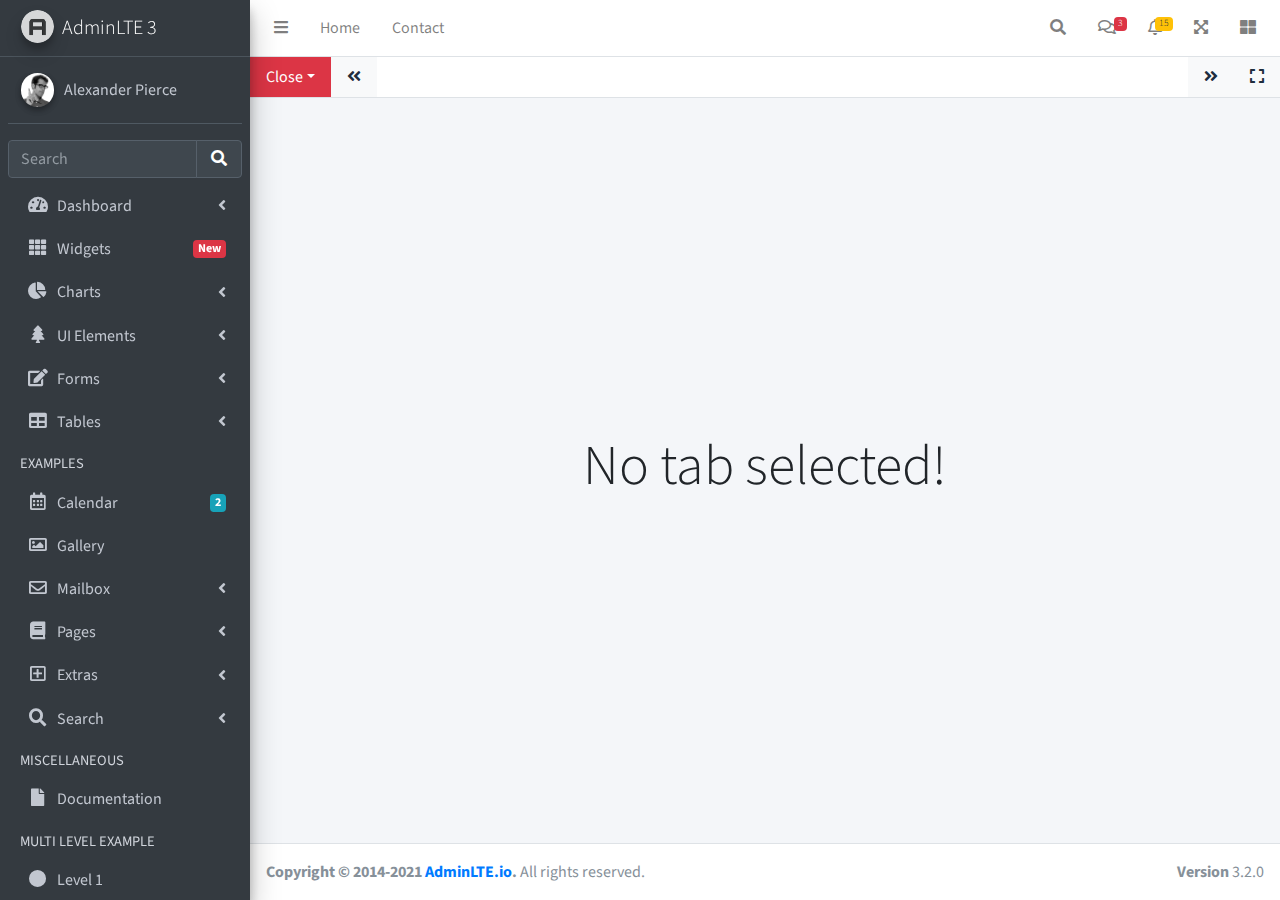
<file: public/adm/iframe.html>
<!DOCTYPE html>
<html lang="en">
<head>
  <meta charset="utf-8">
  <meta name="viewport" content="width=device-width, initial-scale=1">
  <title>AdminLTE 3 | Tabbed IFrames</title>

  <!-- Google Font: Source Sans Pro -->
  <link rel="stylesheet" href="https://fonts.googleapis.com/css?family=Source+Sans+Pro:300,400,400i,700&display=fallback">
  <!-- Font Awesome -->
  <link rel="stylesheet" href="plugins/fontawesome-free/css/all.min.css">
  <!-- Theme style -->
  <link rel="stylesheet" href="dist/css/adminlte.min.css">
  <!-- overlayScrollbars -->
  <link rel="stylesheet" href="plugins/overlayScrollbars/css/OverlayScrollbars.min.css">
</head>
<body class="hold-transition sidebar-mini layout-fixed" data-panel-auto-height-mode="height">
<div class="wrapper">

  <!-- Navbar -->
  <nav class="main-header navbar navbar-expand navbar-white navbar-light">
    <!-- Left navbar links -->
    <ul class="navbar-nav">
      <li class="nav-item">
        <a class="nav-link" data-widget="pushmenu" href="#" role="button"><i class="fas fa-bars"></i></a>
      </li>
      <li class="nav-item d-none d-sm-inline-block">
        <a href="index3.html" class="nav-link">Home</a>
      </li>
      <li class="nav-item d-none d-sm-inline-block">
        <a href="#" class="nav-link">Contact</a>
      </li>
    </ul>

    <!-- Right navbar links -->
    <ul class="navbar-nav ml-auto">
      <!-- Navbar Search -->
      <li class="nav-item">
        <a class="nav-link" data-widget="navbar-search" href="#" role="button">
          <i class="fas fa-search"></i>
        </a>
        <div class="navbar-search-block">
          <form class="form-inline">
            <div class="input-group input-group-sm">
              <input class="form-control form-control-navbar" type="search" placeholder="Search" aria-label="Search">
              <div class="input-group-append">
                <button class="btn btn-navbar" type="submit">
                  <i class="fas fa-search"></i>
                </button>
                <button class="btn btn-navbar" type="button" data-widget="navbar-search">
                  <i class="fas fa-times"></i>
                </button>
              </div>
            </div>
          </form>
        </div>
      </li>

      <!-- Messages Dropdown Menu -->
      <li class="nav-item dropdown">
        <a class="nav-link" data-toggle="dropdown" href="#">
          <i class="far fa-comments"></i>
          <span class="badge badge-danger navbar-badge">3</span>
        </a>
        <div class="dropdown-menu dropdown-menu-lg dropdown-menu-right">
          <a href="#" class="dropdown-item">
            <!-- Message Start -->
            <div class="media">
              <img src="dist/img/user1-128x128.jpg" alt="User Avatar" class="img-size-50 mr-3 img-circle">
              <div class="media-body">
                <h3 class="dropdown-item-title">
                  Brad Diesel
                  <span class="float-right text-sm text-danger"><i class="fas fa-star"></i></span>
                </h3>
                <p class="text-sm">Call me whenever you can...</p>
                <p class="text-sm text-muted"><i class="far fa-clock mr-1"></i> 4 Hours Ago</p>
              </div>
            </div>
            <!-- Message End -->
          </a>
          <div class="dropdown-divider"></div>
          <a href="#" class="dropdown-item">
            <!-- Message Start -->
            <div class="media">
              <img src="dist/img/user8-128x128.jpg" alt="User Avatar" class="img-size-50 img-circle mr-3">
              <div class="media-body">
                <h3 class="dropdown-item-title">
                  John Pierce
                  <span class="float-right text-sm text-muted"><i class="fas fa-star"></i></span>
                </h3>
                <p class="text-sm">I got your message bro</p>
                <p class="text-sm text-muted"><i class="far fa-clock mr-1"></i> 4 Hours Ago</p>
              </div>
            </div>
            <!-- Message End -->
          </a>
          <div class="dropdown-divider"></div>
          <a href="#" class="dropdown-item">
            <!-- Message Start -->
            <div class="media">
              <img src="dist/img/user3-128x128.jpg" alt="User Avatar" class="img-size-50 img-circle mr-3">
              <div class="media-body">
                <h3 class="dropdown-item-title">
                  Nora Silvester
                  <span class="float-right text-sm text-warning"><i class="fas fa-star"></i></span>
                </h3>
                <p class="text-sm">The subject goes here</p>
                <p class="text-sm text-muted"><i class="far fa-clock mr-1"></i> 4 Hours Ago</p>
              </div>
            </div>
            <!-- Message End -->
          </a>
          <div class="dropdown-divider"></div>
          <a href="#" class="dropdown-item dropdown-footer">See All Messages</a>
        </div>
      </li>
      <!-- Notifications Dropdown Menu -->
      <li class="nav-item dropdown">
        <a class="nav-link" data-toggle="dropdown" href="#">
          <i class="far fa-bell"></i>
          <span class="badge badge-warning navbar-badge">15</span>
        </a>
        <div class="dropdown-menu dropdown-menu-lg dropdown-menu-right">
          <span class="dropdown-item dropdown-header">15 Notifications</span>
          <div class="dropdown-divider"></div>
          <a href="#" class="dropdown-item">
            <i class="fas fa-envelope mr-2"></i> 4 new messages
            <span class="float-right text-muted text-sm">3 mins</span>
          </a>
          <div class="dropdown-divider"></div>
          <a href="#" class="dropdown-item">
            <i class="fas fa-users mr-2"></i> 8 friend requests
            <span class="float-right text-muted text-sm">12 hours</span>
          </a>
          <div class="dropdown-divider"></div>
          <a href="#" class="dropdown-item">
            <i class="fas fa-file mr-2"></i> 3 new reports
            <span class="float-right text-muted text-sm">2 days</span>
          </a>
          <div class="dropdown-divider"></div>
          <a href="#" class="dropdown-item dropdown-footer">See All Notifications</a>
        </div>
      </li>
      <li class="nav-item">
        <a class="nav-link" data-widget="fullscreen" href="#" role="button">
          <i class="fas fa-expand-arrows-alt"></i>
        </a>
      </li>
      <li class="nav-item">
        <a class="nav-link" data-widget="control-sidebar" data-slide="true" href="#" role="button">
          <i class="fas fa-th-large"></i>
        </a>
      </li>
    </ul>
  </nav>
  <!-- /.navbar -->

  <!-- Main Sidebar Container -->
  <aside class="main-sidebar sidebar-dark-primary elevation-4">
    <!-- Brand Logo -->
    <a href="index3.html" class="brand-link">
      <img src="dist/img/AdminLTELogo.png" alt="AdminLTE Logo" class="brand-image img-circle elevation-3" style="opacity: .8">
      <span class="brand-text font-weight-light">AdminLTE 3</span>
    </a>

    <!-- Sidebar -->
    <div class="sidebar">
      <!-- Sidebar user panel (optional) -->
      <div class="user-panel mt-3 pb-3 mb-3 d-flex">
        <div class="image">
          <img src="dist/img/user2-160x160.jpg" class="img-circle elevation-2" alt="User Image">
        </div>
        <div class="info">
          <a href="#" class="d-block">Alexander Pierce</a>
        </div>
      </div>

      <!-- SidebarSearch Form -->
      <div class="form-inline">
        <div class="input-group" data-widget="sidebar-search">
          <input class="form-control form-control-sidebar" type="search" placeholder="Search" aria-label="Search">
          <div class="input-group-append">
            <button class="btn btn-sidebar">
              <i class="fas fa-search fa-fw"></i>
            </button>
          </div>
        </div>
      </div>

      <!-- Sidebar Menu -->
      <nav class="mt-2">
        <ul class="nav nav-pills nav-sidebar flex-column" data-widget="treeview" role="menu" data-accordion="false">
          <!-- Add icons to the links using the .nav-icon class
               with font-awesome or any other icon font library -->
          <li class="nav-item">
            <a href="#" class="nav-link">
              <i class="nav-icon fas fa-tachometer-alt"></i>
              <p>
                Dashboard
                <i class="right fas fa-angle-left"></i>
              </p>
            </a>
            <ul class="nav nav-treeview">
              <li class="nav-item">
                <a href="./index.html" class="nav-link">
                  <i class="far fa-circle nav-icon"></i>
                  <p>Dashboard v1</p>
                </a>
              </li>
              <li class="nav-item">
                <a href="./index2.html" class="nav-link">
                  <i class="far fa-circle nav-icon"></i>
                  <p>Dashboard v2</p>
                </a>
              </li>
              <li class="nav-item">
                <a href="./index3.html" class="nav-link">
                  <i class="far fa-circle nav-icon"></i>
                  <p>Dashboard v3</p>
                </a>
              </li>
            </ul>
          </li>
          <li class="nav-item">
            <a href="pages/widgets.html" class="nav-link">
              <i class="nav-icon fas fa-th"></i>
              <p>
                Widgets
                <span class="right badge badge-danger">New</span>
              </p>
            </a>
          </li>
          <li class="nav-item">
            <a href="#" class="nav-link">
              <i class="nav-icon fas fa-chart-pie"></i>
              <p>
                Charts
                <i class="right fas fa-angle-left"></i>
              </p>
            </a>
            <ul class="nav nav-treeview">
              <li class="nav-item">
                <a href="pages/charts/chartjs.html" class="nav-link">
                  <i class="far fa-circle nav-icon"></i>
                  <p>ChartJS</p>
                </a>
              </li>
              <li class="nav-item">
                <a href="pages/charts/flot.html" class="nav-link">
                  <i class="far fa-circle nav-icon"></i>
                  <p>Flot</p>
                </a>
              </li>
              <li class="nav-item">
                <a href="pages/charts/inline.html" class="nav-link">
                  <i class="far fa-circle nav-icon"></i>
                  <p>Inline</p>
                </a>
              </li>
            </ul>
          </li>
          <li class="nav-item">
            <a href="#" class="nav-link">
              <i class="nav-icon fas fa-tree"></i>
              <p>
                UI Elements
                <i class="fas fa-angle-left right"></i>
              </p>
            </a>
            <ul class="nav nav-treeview">
              <li class="nav-item">
                <a href="pages/UI/general.html" class="nav-link">
                  <i class="far fa-circle nav-icon"></i>
                  <p>General</p>
                </a>
              </li>
              <li class="nav-item">
                <a href="pages/UI/icons.html" class="nav-link">
                  <i class="far fa-circle nav-icon"></i>
                  <p>Icons</p>
                </a>
              </li>
              <li class="nav-item">
                <a href="pages/UI/buttons.html" class="nav-link">
                  <i class="far fa-circle nav-icon"></i>
                  <p>Buttons</p>
                </a>
              </li>
              <li class="nav-item">
                <a href="pages/UI/sliders.html" class="nav-link">
                  <i class="far fa-circle nav-icon"></i>
                  <p>Sliders</p>
                </a>
              </li>
              <li class="nav-item">
                <a href="pages/UI/modals.html" class="nav-link">
                  <i class="far fa-circle nav-icon"></i>
                  <p>Modals & Alerts</p>
                </a>
              </li>
              <li class="nav-item">
                <a href="pages/UI/navbar.html" class="nav-link">
                  <i class="far fa-circle nav-icon"></i>
                  <p>Navbar & Tabs</p>
                </a>
              </li>
              <li class="nav-item">
                <a href="pages/UI/timeline.html" class="nav-link">
                  <i class="far fa-circle nav-icon"></i>
                  <p>Timeline</p>
                </a>
              </li>
              <li class="nav-item">
                <a href="pages/UI/ribbons.html" class="nav-link">
                  <i class="far fa-circle nav-icon"></i>
                  <p>Ribbons</p>
                </a>
              </li>
            </ul>
          </li>
          <li class="nav-item">
            <a href="#" class="nav-link">
              <i class="nav-icon fas fa-edit"></i>
              <p>
                Forms
                <i class="fas fa-angle-left right"></i>
              </p>
            </a>
            <ul class="nav nav-treeview">
              <li class="nav-item">
                <a href="pages/forms/general.html" class="nav-link">
                  <i class="far fa-circle nav-icon"></i>
                  <p>General Elements</p>
                </a>
              </li>
              <li class="nav-item">
                <a href="pages/forms/advanced.html" class="nav-link">
                  <i class="far fa-circle nav-icon"></i>
                  <p>Advanced Elements</p>
                </a>
              </li>
              <li class="nav-item">
                <a href="pages/forms/editors.html" class="nav-link">
                  <i class="far fa-circle nav-icon"></i>
                  <p>Editors</p>
                </a>
              </li>
              <li class="nav-item">
                <a href="pages/forms/validation.html" class="nav-link">
                  <i class="far fa-circle nav-icon"></i>
                  <p>Validation</p>
                </a>
              </li>
            </ul>
          </li>
          <li class="nav-item">
            <a href="#" class="nav-link">
              <i class="nav-icon fas fa-table"></i>
              <p>
                Tables
                <i class="fas fa-angle-left right"></i>
              </p>
            </a>
            <ul class="nav nav-treeview">
              <li class="nav-item">
                <a href="pages/tables/simple.html" class="nav-link">
                  <i class="far fa-circle nav-icon"></i>
                  <p>Simple Tables</p>
                </a>
              </li>
              <li class="nav-item">
                <a href="pages/tables/data.html" class="nav-link">
                  <i class="far fa-circle nav-icon"></i>
                  <p>DataTables</p>
                </a>
              </li>
              <li class="nav-item">
                <a href="pages/tables/jsgrid.html" class="nav-link">
                  <i class="far fa-circle nav-icon"></i>
                  <p>jsGrid</p>
                </a>
              </li>
            </ul>
          </li>
          <li class="nav-header">EXAMPLES</li>
          <li class="nav-item">
            <a href="pages/calendar.html" class="nav-link">
              <i class="nav-icon far fa-calendar-alt"></i>
              <p>
                Calendar
                <span class="badge badge-info right">2</span>
              </p>
            </a>
          </li>
          <li class="nav-item">
            <a href="pages/gallery.html" class="nav-link">
              <i class="nav-icon far fa-image"></i>
              <p>
                Gallery
              </p>
            </a>
          </li>
          <li class="nav-item">
            <a href="#" class="nav-link">
              <i class="nav-icon far fa-envelope"></i>
              <p>
                Mailbox
                <i class="fas fa-angle-left right"></i>
              </p>
            </a>
            <ul class="nav nav-treeview">
              <li class="nav-item">
                <a href="pages/mailbox/mailbox.html" class="nav-link">
                  <i class="far fa-circle nav-icon"></i>
                  <p>Inbox</p>
                </a>
              </li>
              <li class="nav-item">
                <a href="pages/mailbox/compose.html" class="nav-link">
                  <i class="far fa-circle nav-icon"></i>
                  <p>Compose</p>
                </a>
              </li>
              <li class="nav-item">
                <a href="pages/mailbox/read-mail.html" class="nav-link">
                  <i class="far fa-circle nav-icon"></i>
                  <p>Read</p>
                </a>
              </li>
            </ul>
          </li>
          <li class="nav-item">
            <a href="#" class="nav-link">
              <i class="nav-icon fas fa-book"></i>
              <p>
                Pages
                <i class="fas fa-angle-left right"></i>
              </p>
            </a>
            <ul class="nav nav-treeview">
              <li class="nav-item">
                <a href="pages/examples/invoice.html" class="nav-link">
                  <i class="far fa-circle nav-icon"></i>
                  <p>Invoice</p>
                </a>
              </li>
              <li class="nav-item">
                <a href="pages/examples/profile.html" class="nav-link">
                  <i class="far fa-circle nav-icon"></i>
                  <p>Profile</p>
                </a>
              </li>
              <li class="nav-item">
                <a href="pages/examples/e-commerce.html" class="nav-link">
                  <i class="far fa-circle nav-icon"></i>
                  <p>E-commerce</p>
                </a>
              </li>
              <li class="nav-item">
                <a href="pages/examples/projects.html" class="nav-link">
                  <i class="far fa-circle nav-icon"></i>
                  <p>Projects</p>
                </a>
              </li>
              <li class="nav-item">
                <a href="pages/examples/project-add.html" class="nav-link">
                  <i class="far fa-circle nav-icon"></i>
                  <p>Project Add</p>
                </a>
              </li>
              <li class="nav-item">
                <a href="pages/examples/project-edit.html" class="nav-link">
                  <i class="far fa-circle nav-icon"></i>
                  <p>Project Edit</p>
                </a>
              </li>
              <li class="nav-item">
                <a href="pages/examples/project-detail.html" class="nav-link">
                  <i class="far fa-circle nav-icon"></i>
                  <p>Project Detail</p>
                </a>
              </li>
              <li class="nav-item">
                <a href="pages/examples/contacts.html" class="nav-link">
                  <i class="far fa-circle nav-icon"></i>
                  <p>Contacts</p>
                </a>
              </li>
              <li class="nav-item">
                <a href="pages/examples/faq.html" class="nav-link">
                  <i class="far fa-circle nav-icon"></i>
                  <p>FAQ</p>
                </a>
              </li>
              <li class="nav-item">
                <a href="pages/examples/contact-us.html" class="nav-link">
                  <i class="far fa-circle nav-icon"></i>
                  <p>Contact us</p>
                </a>
              </li>
            </ul>
          </li>
          <li class="nav-item">
            <a href="#" class="nav-link">
              <i class="nav-icon far fa-plus-square"></i>
              <p>
                Extras
                <i class="fas fa-angle-left right"></i>
              </p>
            </a>
            <ul class="nav nav-treeview">
              <li class="nav-item">
                <a href="#" class="nav-link">
                  <i class="far fa-circle nav-icon"></i>
                  <p>
                    Login & Register v1
                    <i class="fas fa-angle-left right"></i>
                  </p>
                </a>
                <ul class="nav nav-treeview">
                  <li class="nav-item">
                    <a href="pages/examples/login.html" class="nav-link">
                      <i class="far fa-circle nav-icon"></i>
                      <p>Login v1</p>
                    </a>
                  </li>
                  <li class="nav-item">
                    <a href="pages/examples/register.html" class="nav-link">
                      <i class="far fa-circle nav-icon"></i>
                      <p>Register v1</p>
                    </a>
                  </li>
                  <li class="nav-item">
                    <a href="pages/examples/forgot-password.html" class="nav-link">
                      <i class="far fa-circle nav-icon"></i>
                      <p>Forgot Password v1</p>
                    </a>
                  </li>
                  <li class="nav-item">
                    <a href="pages/examples/recover-password.html" class="nav-link">
                      <i class="far fa-circle nav-icon"></i>
                      <p>Recover Password v1</p>
                    </a>
                  </li>
                </ul>
              </li>
              <li class="nav-item">
                <a href="#" class="nav-link">
                  <i class="far fa-circle nav-icon"></i>
                  <p>
                    Login & Register v2
                    <i class="fas fa-angle-left right"></i>
                  </p>
                </a>
                <ul class="nav nav-treeview">
                  <li class="nav-item">
                    <a href="pages/examples/login-v2.html" class="nav-link">
                      <i class="far fa-circle nav-icon"></i>
                      <p>Login v2</p>
                    </a>
                  </li>
                  <li class="nav-item">
                    <a href="pages/examples/register-v2.html" class="nav-link">
                      <i class="far fa-circle nav-icon"></i>
                      <p>Register v2</p>
                    </a>
                  </li>
                  <li class="nav-item">
                    <a href="pages/examples/forgot-password-v2.html" class="nav-link">
                      <i class="far fa-circle nav-icon"></i>
                      <p>Forgot Password v2</p>
                    </a>
                  </li>
                  <li class="nav-item">
                    <a href="pages/examples/recover-password-v2.html" class="nav-link">
                      <i class="far fa-circle nav-icon"></i>
                      <p>Recover Password v2</p>
                    </a>
                  </li>
                </ul>
              </li>
              <li class="nav-item">
                <a href="pages/examples/lockscreen.html" class="nav-link">
                  <i class="far fa-circle nav-icon"></i>
                  <p>Lockscreen</p>
                </a>
              </li>
              <li class="nav-item">
                <a href="pages/examples/legacy-user-menu.html" class="nav-link">
                  <i class="far fa-circle nav-icon"></i>
                  <p>Legacy User Menu</p>
                </a>
              </li>
              <li class="nav-item">
                <a href="pages/examples/language-menu.html" class="nav-link">
                  <i class="far fa-circle nav-icon"></i>
                  <p>Language Menu</p>
                </a>
              </li>
              <li class="nav-item">
                <a href="pages/examples/404.html" class="nav-link">
                  <i class="far fa-circle nav-icon"></i>
                  <p>Error 404</p>
                </a>
              </li>
              <li class="nav-item">
                <a href="pages/examples/500.html" class="nav-link">
                  <i class="far fa-circle nav-icon"></i>
                  <p>Error 500</p>
                </a>
              </li>
              <li class="nav-item">
                <a href="pages/examples/pace.html" class="nav-link">
                  <i class="far fa-circle nav-icon"></i>
                  <p>Pace</p>
                </a>
              </li>
              <li class="nav-item">
                <a href="pages/examples/blank.html" class="nav-link">
                  <i class="far fa-circle nav-icon"></i>
                  <p>Blank Page</p>
                </a>
              </li>
              <li class="nav-item">
                <a href="starter.html" class="nav-link">
                  <i class="far fa-circle nav-icon"></i>
                  <p>Starter Page</p>
                </a>
              </li>
            </ul>
          </li>
          <li class="nav-item">
            <a href="#" class="nav-link">
              <i class="nav-icon fas fa-search"></i>
              <p>
                Search
                <i class="fas fa-angle-left right"></i>
              </p>
            </a>
            <ul class="nav nav-treeview">
              <li class="nav-item">
                <a href="pages/search/simple.html" class="nav-link">
                  <i class="far fa-circle nav-icon"></i>
                  <p>Simple Search</p>
                </a>
              </li>
              <li class="nav-item">
                <a href="pages/search/enhanced.html" class="nav-link">
                  <i class="far fa-circle nav-icon"></i>
                  <p>Enhanced</p>
                </a>
              </li>
            </ul>
          </li>
          <li class="nav-header">MISCELLANEOUS</li>
          <li class="nav-item">
            <a href="https://adminlte.io/docs/3.1/" class="nav-link">
              <i class="nav-icon fas fa-file"></i>
              <p>Documentation</p>
            </a>
          </li>
          <li class="nav-header">MULTI LEVEL EXAMPLE</li>
          <li class="nav-item">
            <a href="#" class="nav-link">
              <i class="fas fa-circle nav-icon"></i>
              <p>Level 1</p>
            </a>
          </li>
          <li class="nav-item">
            <a href="#" class="nav-link">
              <i class="nav-icon fas fa-circle"></i>
              <p>
                Level 1
                <i class="right fas fa-angle-left"></i>
              </p>
            </a>
            <ul class="nav nav-treeview">
              <li class="nav-item">
                <a href="#" class="nav-link">
                  <i class="far fa-circle nav-icon"></i>
                  <p>Level 2</p>
                </a>
              </li>
              <li class="nav-item">
                <a href="#" class="nav-link">
                  <i class="far fa-circle nav-icon"></i>
                  <p>
                    Level 2
                    <i class="right fas fa-angle-left"></i>
                  </p>
                </a>
                <ul class="nav nav-treeview">
                  <li class="nav-item">
                    <a href="#" class="nav-link">
                      <i class="far fa-dot-circle nav-icon"></i>
                      <p>Level 3</p>
                    </a>
                  </li>
                  <li class="nav-item">
                    <a href="#" class="nav-link">
                      <i class="far fa-dot-circle nav-icon"></i>
                      <p>Level 3</p>
                    </a>
                  </li>
                  <li class="nav-item">
                    <a href="#" class="nav-link">
                      <i class="far fa-dot-circle nav-icon"></i>
                      <p>Level 3</p>
                    </a>
                  </li>
                </ul>
              </li>
              <li class="nav-item">
                <a href="#" class="nav-link">
                  <i class="far fa-circle nav-icon"></i>
                  <p>Level 2</p>
                </a>
              </li>
            </ul>
          </li>
          <li class="nav-item">
            <a href="#" class="nav-link">
              <i class="fas fa-circle nav-icon"></i>
              <p>Level 1</p>
            </a>
          </li>
          <li class="nav-header">LABELS</li>
          <li class="nav-item">
            <a href="#" class="nav-link">
              <i class="nav-icon far fa-circle text-danger"></i>
              <p class="text">Important</p>
            </a>
          </li>
          <li class="nav-item">
            <a href="#" class="nav-link">
              <i class="nav-icon far fa-circle text-warning"></i>
              <p>Warning</p>
            </a>
          </li>
          <li class="nav-item">
            <a href="#" class="nav-link">
              <i class="nav-icon far fa-circle text-info"></i>
              <p>Informational</p>
            </a>
          </li>
        </ul>
      </nav>
      <!-- /.sidebar-menu -->
    </div>
    <!-- /.sidebar -->
  </aside>

  <!-- Content Wrapper. Contains page content -->
  <div class="content-wrapper iframe-mode" data-widget="iframe" data-loading-screen="750">
    <div class="nav navbar navbar-expand navbar-white navbar-light border-bottom p-0">
      <div class="nav-item dropdown">
        <a class="nav-link bg-danger dropdown-toggle" data-toggle="dropdown" href="#" role="button" aria-haspopup="true" aria-expanded="false">Close</a>
        <div class="dropdown-menu mt-0">
          <a class="dropdown-item" href="#" data-widget="iframe-close" data-type="all">Close All</a>
          <a class="dropdown-item" href="#" data-widget="iframe-close" data-type="all-other">Close All Other</a>
        </div>
      </div>
      <a class="nav-link bg-light" href="#" data-widget="iframe-scrollleft"><i class="fas fa-angle-double-left"></i></a>
      <ul class="navbar-nav overflow-hidden" role="tablist"></ul>
      <a class="nav-link bg-light" href="#" data-widget="iframe-scrollright"><i class="fas fa-angle-double-right"></i></a>
      <a class="nav-link bg-light" href="#" data-widget="iframe-fullscreen"><i class="fas fa-expand"></i></a>
    </div>
    <div class="tab-content">
      <div class="tab-empty">
        <h2 class="display-4">No tab selected!</h2>
      </div>
      <div class="tab-loading">
        <div>
          <h2 class="display-4">Tab is loading <i class="fa fa-sync fa-spin"></i></h2>
        </div>
      </div>
    </div>
  </div>
  <!-- /.content-wrapper -->
  <footer class="main-footer">
    <strong>Copyright &copy; 2014-2021 <a href="https://adminlte.io">AdminLTE.io</a>.</strong>
    All rights reserved.
    <div class="float-right d-none d-sm-inline-block">
      <b>Version</b> 3.2.0
    </div>
  </footer>

  <!-- Control Sidebar -->
  <aside class="control-sidebar control-sidebar-dark">
    <!-- Control sidebar content goes here -->
  </aside>
  <!-- /.control-sidebar -->
</div>
<!-- ./wrapper -->

<!-- jQuery -->
<script src="plugins/jquery/jquery.min.js"></script>
<!-- jQuery UI 1.11.4 -->
<script src="plugins/jquery-ui/jquery-ui.min.js"></script>
<!-- Resolve conflict in jQuery UI tooltip with Bootstrap tooltip -->
<script>
  $.widget.bridge('uibutton', $.ui.button)
</script>
<!-- Bootstrap 4 -->
<script src="plugins/bootstrap/js/bootstrap.bundle.min.js"></script>
<!-- overlayScrollbars -->
<script src="plugins/overlayScrollbars/js/jquery.overlayScrollbars.min.js"></script>
<!-- AdminLTE App -->
<script src="dist/js/adminlte.js"></script>
<!-- AdminLTE for demo purposes -->
<script src="dist/js/demo.js"></script>
</body>
</html>
</file>
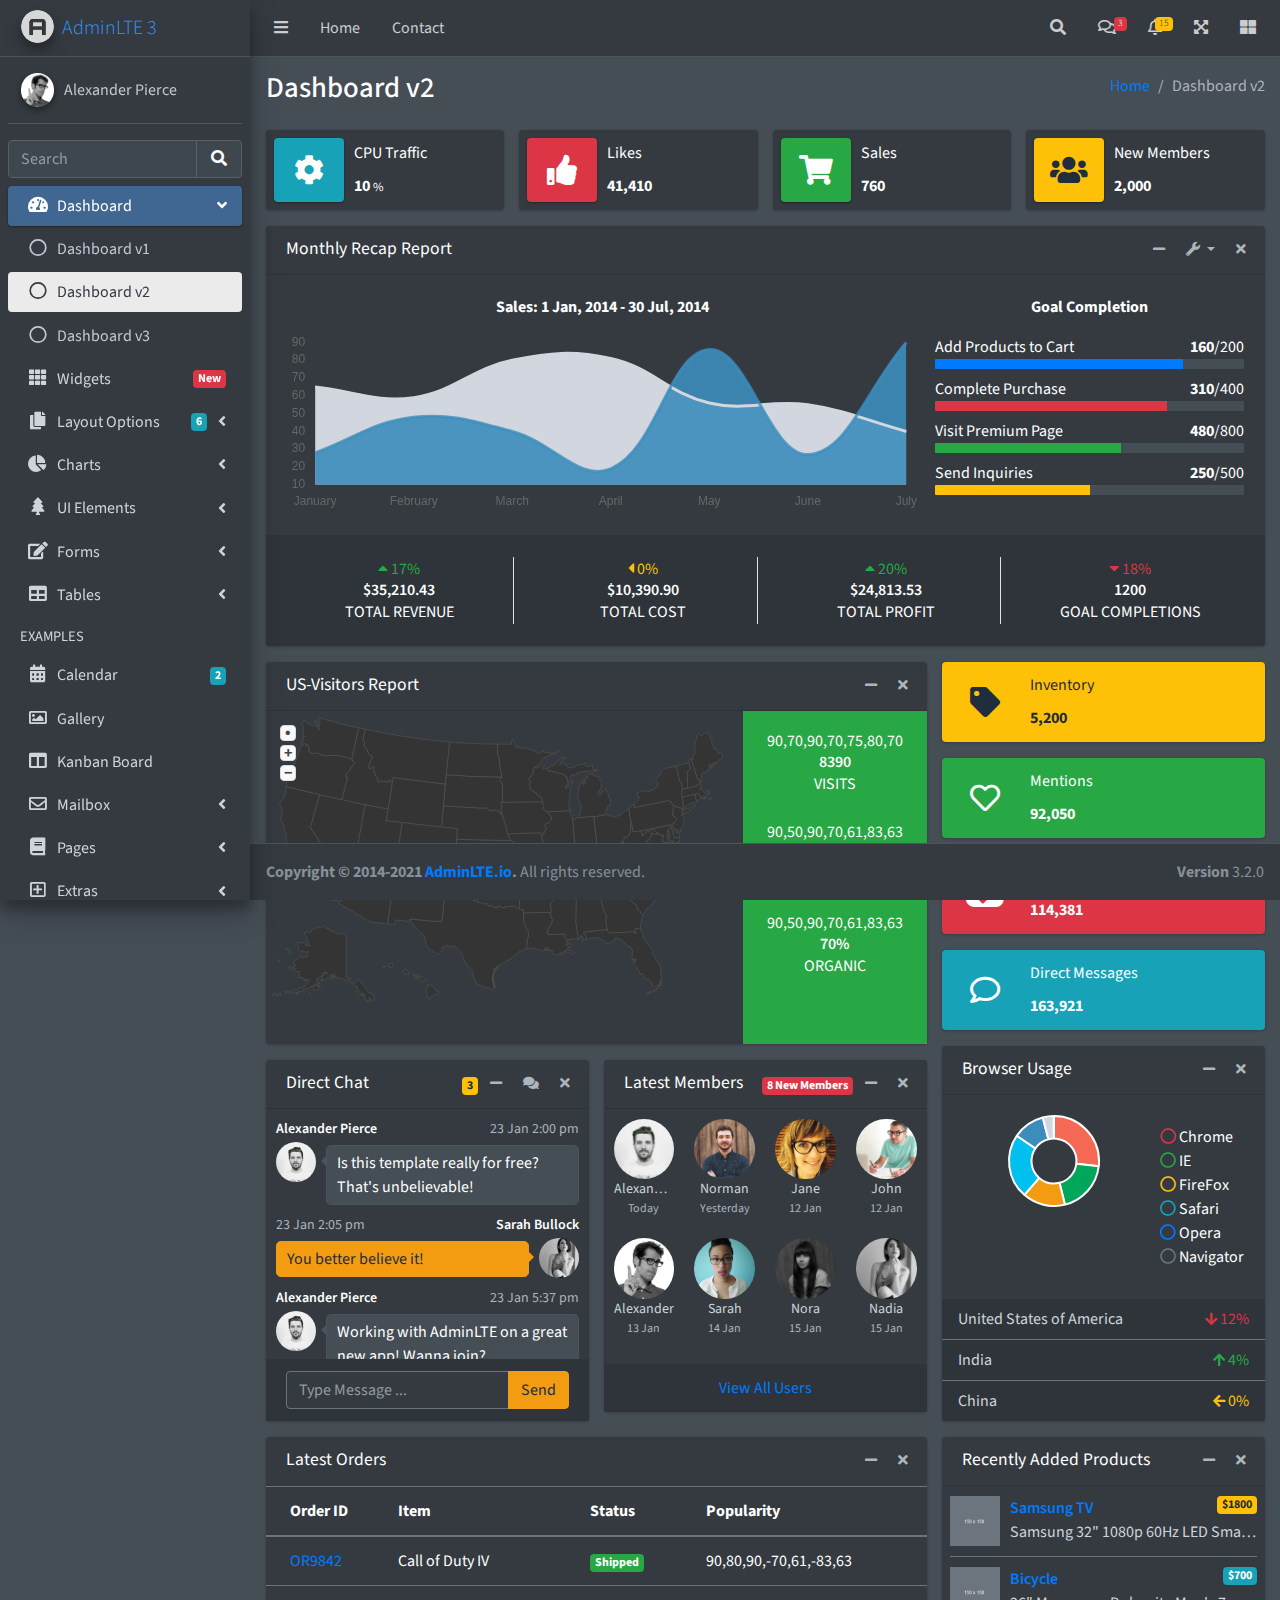
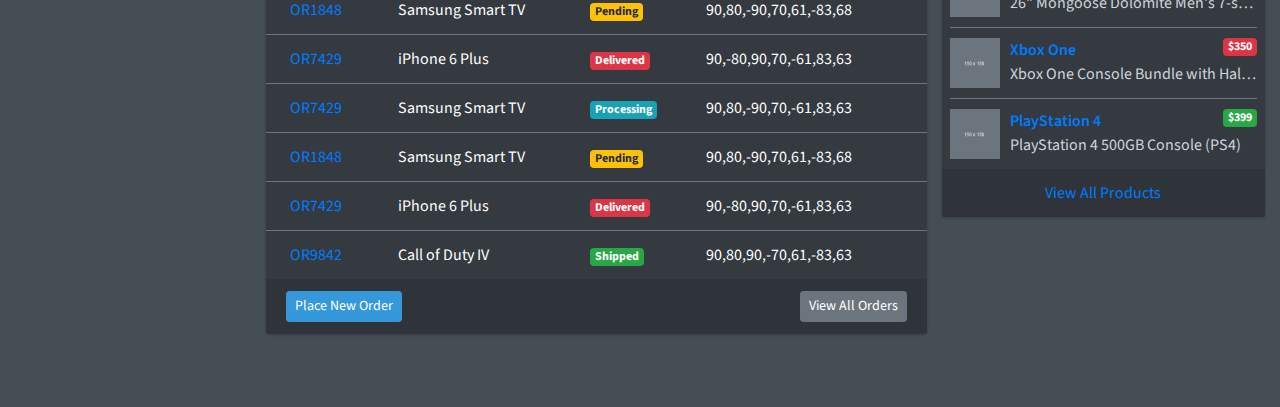
<file: public/adm/index2.html>
<!DOCTYPE html>
<html lang="en">
<head>
  <meta charset="utf-8">
  <meta name="viewport" content="width=device-width, initial-scale=1">
  <title>AdminLTE 3 | Dashboard 2</title>

  <!-- Google Font: Source Sans Pro -->
  <link rel="stylesheet" href="https://fonts.googleapis.com/css?family=Source+Sans+Pro:300,400,400i,700&display=fallback">
  <!-- Font Awesome Icons -->
  <link rel="stylesheet" href="plugins/fontawesome-free/css/all.min.css">
  <!-- overlayScrollbars -->
  <link rel="stylesheet" href="plugins/overlayScrollbars/css/OverlayScrollbars.min.css">
  <!-- Theme style -->
  <link rel="stylesheet" href="dist/css/adminlte.min.css">
</head>
<body class="hold-transition dark-mode sidebar-mini layout-fixed layout-navbar-fixed layout-footer-fixed">
<div class="wrapper">

  <!-- Preloader -->
  <div class="preloader flex-column justify-content-center align-items-center">
    <img class="animation__wobble" src="dist/img/AdminLTELogo.png" alt="AdminLTELogo" height="60" width="60">
  </div>

  <!-- Navbar -->
  <nav class="main-header navbar navbar-expand navbar-dark">
    <!-- Left navbar links -->
    <ul class="navbar-nav">
      <li class="nav-item">
        <a class="nav-link" data-widget="pushmenu" href="#" role="button"><i class="fas fa-bars"></i></a>
      </li>
      <li class="nav-item d-none d-sm-inline-block">
        <a href="index3.html" class="nav-link">Home</a>
      </li>
      <li class="nav-item d-none d-sm-inline-block">
        <a href="#" class="nav-link">Contact</a>
      </li>
    </ul>

    <!-- Right navbar links -->
    <ul class="navbar-nav ml-auto">
      <!-- Navbar Search -->
      <li class="nav-item">
        <a class="nav-link" data-widget="navbar-search" href="#" role="button">
          <i class="fas fa-search"></i>
        </a>
        <div class="navbar-search-block">
          <form class="form-inline">
            <div class="input-group input-group-sm">
              <input class="form-control form-control-navbar" type="search" placeholder="Search" aria-label="Search">
              <div class="input-group-append">
                <button class="btn btn-navbar" type="submit">
                  <i class="fas fa-search"></i>
                </button>
                <button class="btn btn-navbar" type="button" data-widget="navbar-search">
                  <i class="fas fa-times"></i>
                </button>
              </div>
            </div>
          </form>
        </div>
      </li>

      <!-- Messages Dropdown Menu -->
      <li class="nav-item dropdown">
        <a class="nav-link" data-toggle="dropdown" href="#">
          <i class="far fa-comments"></i>
          <span class="badge badge-danger navbar-badge">3</span>
        </a>
        <div class="dropdown-menu dropdown-menu-lg dropdown-menu-right">
          <a href="#" class="dropdown-item">
            <!-- Message Start -->
            <div class="media">
              <img src="dist/img/user1-128x128.jpg" alt="User Avatar" class="img-size-50 mr-3 img-circle">
              <div class="media-body">
                <h3 class="dropdown-item-title">
                  Brad Diesel
                  <span class="float-right text-sm text-danger"><i class="fas fa-star"></i></span>
                </h3>
                <p class="text-sm">Call me whenever you can...</p>
                <p class="text-sm text-muted"><i class="far fa-clock mr-1"></i> 4 Hours Ago</p>
              </div>
            </div>
            <!-- Message End -->
          </a>
          <div class="dropdown-divider"></div>
          <a href="#" class="dropdown-item">
            <!-- Message Start -->
            <div class="media">
              <img src="dist/img/user8-128x128.jpg" alt="User Avatar" class="img-size-50 img-circle mr-3">
              <div class="media-body">
                <h3 class="dropdown-item-title">
                  John Pierce
                  <span class="float-right text-sm text-muted"><i class="fas fa-star"></i></span>
                </h3>
                <p class="text-sm">I got your message bro</p>
                <p class="text-sm text-muted"><i class="far fa-clock mr-1"></i> 4 Hours Ago</p>
              </div>
            </div>
            <!-- Message End -->
          </a>
          <div class="dropdown-divider"></div>
          <a href="#" class="dropdown-item">
            <!-- Message Start -->
            <div class="media">
              <img src="dist/img/user3-128x128.jpg" alt="User Avatar" class="img-size-50 img-circle mr-3">
              <div class="media-body">
                <h3 class="dropdown-item-title">
                  Nora Silvester
                  <span class="float-right text-sm text-warning"><i class="fas fa-star"></i></span>
                </h3>
                <p class="text-sm">The subject goes here</p>
                <p class="text-sm text-muted"><i class="far fa-clock mr-1"></i> 4 Hours Ago</p>
              </div>
            </div>
            <!-- Message End -->
          </a>
          <div class="dropdown-divider"></div>
          <a href="#" class="dropdown-item dropdown-footer">See All Messages</a>
        </div>
      </li>
      <!-- Notifications Dropdown Menu -->
      <li class="nav-item dropdown">
        <a class="nav-link" data-toggle="dropdown" href="#">
          <i class="far fa-bell"></i>
          <span class="badge badge-warning navbar-badge">15</span>
        </a>
        <div class="dropdown-menu dropdown-menu-lg dropdown-menu-right">
          <span class="dropdown-item dropdown-header">15 Notifications</span>
          <div class="dropdown-divider"></div>
          <a href="#" class="dropdown-item">
            <i class="fas fa-envelope mr-2"></i> 4 new messages
            <span class="float-right text-muted text-sm">3 mins</span>
          </a>
          <div class="dropdown-divider"></div>
          <a href="#" class="dropdown-item">
            <i class="fas fa-users mr-2"></i> 8 friend requests
            <span class="float-right text-muted text-sm">12 hours</span>
          </a>
          <div class="dropdown-divider"></div>
          <a href="#" class="dropdown-item">
            <i class="fas fa-file mr-2"></i> 3 new reports
            <span class="float-right text-muted text-sm">2 days</span>
          </a>
          <div class="dropdown-divider"></div>
          <a href="#" class="dropdown-item dropdown-footer">See All Notifications</a>
        </div>
      </li>
      <li class="nav-item">
        <a class="nav-link" data-widget="fullscreen" href="#" role="button">
          <i class="fas fa-expand-arrows-alt"></i>
        </a>
      </li>
      <li class="nav-item">
        <a class="nav-link" data-widget="control-sidebar" data-slide="true" href="#" role="button">
          <i class="fas fa-th-large"></i>
        </a>
      </li>
    </ul>
  </nav>
  <!-- /.navbar -->

  <!-- Main Sidebar Container -->
  <aside class="main-sidebar sidebar-dark-primary elevation-4">
    <!-- Brand Logo -->
    <a href="index3.html" class="brand-link">
      <img src="dist/img/AdminLTELogo.png" alt="AdminLTE Logo" class="brand-image img-circle elevation-3" style="opacity: .8">
      <span class="brand-text font-weight-light">AdminLTE 3</span>
    </a>

    <!-- Sidebar -->
    <div class="sidebar">
      <!-- Sidebar user panel (optional) -->
      <div class="user-panel mt-3 pb-3 mb-3 d-flex">
        <div class="image">
          <img src="dist/img/user2-160x160.jpg" class="img-circle elevation-2" alt="User Image">
        </div>
        <div class="info">
          <a href="#" class="d-block">Alexander Pierce</a>
        </div>
      </div>

      <!-- SidebarSearch Form -->
      <div class="form-inline">
        <div class="input-group" data-widget="sidebar-search">
          <input class="form-control form-control-sidebar" type="search" placeholder="Search" aria-label="Search">
          <div class="input-group-append">
            <button class="btn btn-sidebar">
              <i class="fas fa-search fa-fw"></i>
            </button>
          </div>
        </div>
      </div>

      <!-- Sidebar Menu -->
      <nav class="mt-2">
        <ul class="nav nav-pills nav-sidebar flex-column" data-widget="treeview" role="menu" data-accordion="false">
          <!-- Add icons to the links using the .nav-icon class
               with font-awesome or any other icon font library -->
          <li class="nav-item menu-open">
            <a href="#" class="nav-link active">
              <i class="nav-icon fas fa-tachometer-alt"></i>
              <p>
                Dashboard
                <i class="right fas fa-angle-left"></i>
              </p>
            </a>
            <ul class="nav nav-treeview">
              <li class="nav-item">
                <a href="./index.html" class="nav-link">
                  <i class="far fa-circle nav-icon"></i>
                  <p>Dashboard v1</p>
                </a>
              </li>
              <li class="nav-item">
                <a href="./index2.html" class="nav-link active">
                  <i class="far fa-circle nav-icon"></i>
                  <p>Dashboard v2</p>
                </a>
              </li>
              <li class="nav-item">
                <a href="./index3.html" class="nav-link">
                  <i class="far fa-circle nav-icon"></i>
                  <p>Dashboard v3</p>
                </a>
              </li>
            </ul>
          </li>
          <li class="nav-item">
            <a href="pages/widgets.html" class="nav-link">
              <i class="nav-icon fas fa-th"></i>
              <p>
                Widgets
                <span class="right badge badge-danger">New</span>
              </p>
            </a>
          </li>
          <li class="nav-item">
            <a href="#" class="nav-link">
              <i class="nav-icon fas fa-copy"></i>
              <p>
                Layout Options
                <i class="fas fa-angle-left right"></i>
                <span class="badge badge-info right">6</span>
              </p>
            </a>
            <ul class="nav nav-treeview">
              <li class="nav-item">
                <a href="pages/layout/top-nav.html" class="nav-link">
                  <i class="far fa-circle nav-icon"></i>
                  <p>Top Navigation</p>
                </a>
              </li>
              <li class="nav-item">
                <a href="pages/layout/top-nav-sidebar.html" class="nav-link">
                  <i class="far fa-circle nav-icon"></i>
                  <p>Top Navigation + Sidebar</p>
                </a>
              </li>
              <li class="nav-item">
                <a href="pages/layout/boxed.html" class="nav-link">
                  <i class="far fa-circle nav-icon"></i>
                  <p>Boxed</p>
                </a>
              </li>
              <li class="nav-item">
                <a href="pages/layout/fixed-sidebar.html" class="nav-link">
                  <i class="far fa-circle nav-icon"></i>
                  <p>Fixed Sidebar</p>
                </a>
              </li>
              <li class="nav-item">
                <a href="pages/layout/fixed-sidebar-custom.html" class="nav-link">
                  <i class="far fa-circle nav-icon"></i>
                  <p>Fixed Sidebar <small>+ Custom Area</small></p>
                </a>
              </li>
              <li class="nav-item">
                <a href="pages/layout/fixed-topnav.html" class="nav-link">
                  <i class="far fa-circle nav-icon"></i>
                  <p>Fixed Navbar</p>
                </a>
              </li>
              <li class="nav-item">
                <a href="pages/layout/fixed-footer.html" class="nav-link">
                  <i class="far fa-circle nav-icon"></i>
                  <p>Fixed Footer</p>
                </a>
              </li>
              <li class="nav-item">
                <a href="pages/layout/collapsed-sidebar.html" class="nav-link">
                  <i class="far fa-circle nav-icon"></i>
                  <p>Collapsed Sidebar</p>
                </a>
              </li>
            </ul>
          </li>
          <li class="nav-item">
            <a href="#" class="nav-link">
              <i class="nav-icon fas fa-chart-pie"></i>
              <p>
                Charts
                <i class="right fas fa-angle-left"></i>
              </p>
            </a>
            <ul class="nav nav-treeview">
              <li class="nav-item">
                <a href="pages/charts/chartjs.html" class="nav-link">
                  <i class="far fa-circle nav-icon"></i>
                  <p>ChartJS</p>
                </a>
              </li>
              <li class="nav-item">
                <a href="pages/charts/flot.html" class="nav-link">
                  <i class="far fa-circle nav-icon"></i>
                  <p>Flot</p>
                </a>
              </li>
              <li class="nav-item">
                <a href="pages/charts/inline.html" class="nav-link">
                  <i class="far fa-circle nav-icon"></i>
                  <p>Inline</p>
                </a>
              </li>
              <li class="nav-item">
                <a href="pages/charts/uplot.html" class="nav-link">
                  <i class="far fa-circle nav-icon"></i>
                  <p>uPlot</p>
                </a>
              </li>
            </ul>
          </li>
          <li class="nav-item">
            <a href="#" class="nav-link">
              <i class="nav-icon fas fa-tree"></i>
              <p>
                UI Elements
                <i class="fas fa-angle-left right"></i>
              </p>
            </a>
            <ul class="nav nav-treeview">
              <li class="nav-item">
                <a href="pages/UI/general.html" class="nav-link">
                  <i class="far fa-circle nav-icon"></i>
                  <p>General</p>
                </a>
              </li>
              <li class="nav-item">
                <a href="pages/UI/icons.html" class="nav-link">
                  <i class="far fa-circle nav-icon"></i>
                  <p>Icons</p>
                </a>
              </li>
              <li class="nav-item">
                <a href="pages/UI/buttons.html" class="nav-link">
                  <i class="far fa-circle nav-icon"></i>
                  <p>Buttons</p>
                </a>
              </li>
              <li class="nav-item">
                <a href="pages/UI/sliders.html" class="nav-link">
                  <i class="far fa-circle nav-icon"></i>
                  <p>Sliders</p>
                </a>
              </li>
              <li class="nav-item">
                <a href="pages/UI/modals.html" class="nav-link">
                  <i class="far fa-circle nav-icon"></i>
                  <p>Modals & Alerts</p>
                </a>
              </li>
              <li class="nav-item">
                <a href="pages/UI/navbar.html" class="nav-link">
                  <i class="far fa-circle nav-icon"></i>
                  <p>Navbar & Tabs</p>
                </a>
              </li>
              <li class="nav-item">
                <a href="pages/UI/timeline.html" class="nav-link">
                  <i class="far fa-circle nav-icon"></i>
                  <p>Timeline</p>
                </a>
              </li>
              <li class="nav-item">
                <a href="pages/UI/ribbons.html" class="nav-link">
                  <i class="far fa-circle nav-icon"></i>
                  <p>Ribbons</p>
                </a>
              </li>
            </ul>
          </li>
          <li class="nav-item">
            <a href="#" class="nav-link">
              <i class="nav-icon fas fa-edit"></i>
              <p>
                Forms
                <i class="fas fa-angle-left right"></i>
              </p>
            </a>
            <ul class="nav nav-treeview">
              <li class="nav-item">
                <a href="pages/forms/general.html" class="nav-link">
                  <i class="far fa-circle nav-icon"></i>
                  <p>General Elements</p>
                </a>
              </li>
              <li class="nav-item">
                <a href="pages/forms/advanced.html" class="nav-link">
                  <i class="far fa-circle nav-icon"></i>
                  <p>Advanced Elements</p>
                </a>
              </li>
              <li class="nav-item">
                <a href="pages/forms/editors.html" class="nav-link">
                  <i class="far fa-circle nav-icon"></i>
                  <p>Editors</p>
                </a>
              </li>
              <li class="nav-item">
                <a href="pages/forms/validation.html" class="nav-link">
                  <i class="far fa-circle nav-icon"></i>
                  <p>Validation</p>
                </a>
              </li>
            </ul>
          </li>
          <li class="nav-item">
            <a href="#" class="nav-link">
              <i class="nav-icon fas fa-table"></i>
              <p>
                Tables
                <i class="fas fa-angle-left right"></i>
              </p>
            </a>
            <ul class="nav nav-treeview">
              <li class="nav-item">
                <a href="pages/tables/simple.html" class="nav-link">
                  <i class="far fa-circle nav-icon"></i>
                  <p>Simple Tables</p>
                </a>
              </li>
              <li class="nav-item">
                <a href="pages/tables/data.html" class="nav-link">
                  <i class="far fa-circle nav-icon"></i>
                  <p>DataTables</p>
                </a>
              </li>
              <li class="nav-item">
                <a href="pages/tables/jsgrid.html" class="nav-link">
                  <i class="far fa-circle nav-icon"></i>
                  <p>jsGrid</p>
                </a>
              </li>
            </ul>
          </li>
          <li class="nav-header">EXAMPLES</li>
          <li class="nav-item">
            <a href="pages/calendar.html" class="nav-link">
              <i class="nav-icon fas fa-calendar-alt"></i>
              <p>
                Calendar
                <span class="badge badge-info right">2</span>
              </p>
            </a>
          </li>
          <li class="nav-item">
            <a href="pages/gallery.html" class="nav-link">
              <i class="nav-icon far fa-image"></i>
              <p>
                Gallery
              </p>
            </a>
          </li>
          <li class="nav-item">
            <a href="pages/kanban.html" class="nav-link">
              <i class="nav-icon fas fa-columns"></i>
              <p>
                Kanban Board
              </p>
            </a>
          </li>
          <li class="nav-item">
            <a href="#" class="nav-link">
              <i class="nav-icon far fa-envelope"></i>
              <p>
                Mailbox
                <i class="fas fa-angle-left right"></i>
              </p>
            </a>
            <ul class="nav nav-treeview">
              <li class="nav-item">
                <a href="pages/mailbox/mailbox.html" class="nav-link">
                  <i class="far fa-circle nav-icon"></i>
                  <p>Inbox</p>
                </a>
              </li>
              <li class="nav-item">
                <a href="pages/mailbox/compose.html" class="nav-link">
                  <i class="far fa-circle nav-icon"></i>
                  <p>Compose</p>
                </a>
              </li>
              <li class="nav-item">
                <a href="pages/mailbox/read-mail.html" class="nav-link">
                  <i class="far fa-circle nav-icon"></i>
                  <p>Read</p>
                </a>
              </li>
            </ul>
          </li>
          <li class="nav-item">
            <a href="#" class="nav-link">
              <i class="nav-icon fas fa-book"></i>
              <p>
                Pages
                <i class="fas fa-angle-left right"></i>
              </p>
            </a>
            <ul class="nav nav-treeview">
              <li class="nav-item">
                <a href="pages/examples/invoice.html" class="nav-link">
                  <i class="far fa-circle nav-icon"></i>
                  <p>Invoice</p>
                </a>
              </li>
              <li class="nav-item">
                <a href="pages/examples/profile.html" class="nav-link">
                  <i class="far fa-circle nav-icon"></i>
                  <p>Profile</p>
                </a>
              </li>
              <li class="nav-item">
                <a href="pages/examples/e-commerce.html" class="nav-link">
                  <i class="far fa-circle nav-icon"></i>
                  <p>E-commerce</p>
                </a>
              </li>
              <li class="nav-item">
                <a href="pages/examples/projects.html" class="nav-link">
                  <i class="far fa-circle nav-icon"></i>
                  <p>Projects</p>
                </a>
              </li>
              <li class="nav-item">
                <a href="pages/examples/project-add.html" class="nav-link">
                  <i class="far fa-circle nav-icon"></i>
                  <p>Project Add</p>
                </a>
              </li>
              <li class="nav-item">
                <a href="pages/examples/project-edit.html" class="nav-link">
                  <i class="far fa-circle nav-icon"></i>
                  <p>Project Edit</p>
                </a>
              </li>
              <li class="nav-item">
                <a href="pages/examples/project-detail.html" class="nav-link">
                  <i class="far fa-circle nav-icon"></i>
                  <p>Project Detail</p>
                </a>
              </li>
              <li class="nav-item">
                <a href="pages/examples/contacts.html" class="nav-link">
                  <i class="far fa-circle nav-icon"></i>
                  <p>Contacts</p>
                </a>
              </li>
              <li class="nav-item">
                <a href="pages/examples/faq.html" class="nav-link">
                  <i class="far fa-circle nav-icon"></i>
                  <p>FAQ</p>
                </a>
              </li>
              <li class="nav-item">
                <a href="pages/examples/contact-us.html" class="nav-link">
                  <i class="far fa-circle nav-icon"></i>
                  <p>Contact us</p>
                </a>
              </li>
            </ul>
          </li>
          <li class="nav-item">
            <a href="#" class="nav-link">
              <i class="nav-icon far fa-plus-square"></i>
              <p>
                Extras
                <i class="fas fa-angle-left right"></i>
              </p>
            </a>
            <ul class="nav nav-treeview">
              <li class="nav-item">
                <a href="#" class="nav-link">
                  <i class="far fa-circle nav-icon"></i>
                  <p>
                    Login & Register v1
                    <i class="fas fa-angle-left right"></i>
                  </p>
                </a>
                <ul class="nav nav-treeview">
                  <li class="nav-item">
                    <a href="pages/examples/login.html" class="nav-link">
                      <i class="far fa-circle nav-icon"></i>
                      <p>Login v1</p>
                    </a>
                  </li>
                  <li class="nav-item">
                    <a href="pages/examples/register.html" class="nav-link">
                      <i class="far fa-circle nav-icon"></i>
                      <p>Register v1</p>
                    </a>
                  </li>
                  <li class="nav-item">
                    <a href="pages/examples/forgot-password.html" class="nav-link">
                      <i class="far fa-circle nav-icon"></i>
                      <p>Forgot Password v1</p>
                    </a>
                  </li>
                  <li class="nav-item">
                    <a href="pages/examples/recover-password.html" class="nav-link">
                      <i class="far fa-circle nav-icon"></i>
                      <p>Recover Password v1</p>
                    </a>
                  </li>
                </ul>
              </li>
              <li class="nav-item">
                <a href="#" class="nav-link">
                  <i class="far fa-circle nav-icon"></i>
                  <p>
                    Login & Register v2
                    <i class="fas fa-angle-left right"></i>
                  </p>
                </a>
                <ul class="nav nav-treeview">
                  <li class="nav-item">
                    <a href="pages/examples/login-v2.html" class="nav-link">
                      <i class="far fa-circle nav-icon"></i>
                      <p>Login v2</p>
                    </a>
                  </li>
                  <li class="nav-item">
                    <a href="pages/examples/register-v2.html" class="nav-link">
                      <i class="far fa-circle nav-icon"></i>
                      <p>Register v2</p>
                    </a>
                  </li>
                  <li class="nav-item">
                    <a href="pages/examples/forgot-password-v2.html" class="nav-link">
                      <i class="far fa-circle nav-icon"></i>
                      <p>Forgot Password v2</p>
                    </a>
                  </li>
                  <li class="nav-item">
                    <a href="pages/examples/recover-password-v2.html" class="nav-link">
                      <i class="far fa-circle nav-icon"></i>
                      <p>Recover Password v2</p>
                    </a>
                  </li>
                </ul>
              </li>
              <li class="nav-item">
                <a href="pages/examples/lockscreen.html" class="nav-link">
                  <i class="far fa-circle nav-icon"></i>
                  <p>Lockscreen</p>
                </a>
              </li>
              <li class="nav-item">
                <a href="pages/examples/legacy-user-menu.html" class="nav-link">
                  <i class="far fa-circle nav-icon"></i>
                  <p>Legacy User Menu</p>
                </a>
              </li>
              <li class="nav-item">
                <a href="pages/examples/language-menu.html" class="nav-link">
                  <i class="far fa-circle nav-icon"></i>
                  <p>Language Menu</p>
                </a>
              </li>
              <li class="nav-item">
                <a href="pages/examples/404.html" class="nav-link">
                  <i class="far fa-circle nav-icon"></i>
                  <p>Error 404</p>
                </a>
              </li>
              <li class="nav-item">
                <a href="pages/examples/500.html" class="nav-link">
                  <i class="far fa-circle nav-icon"></i>
                  <p>Error 500</p>
                </a>
              </li>
              <li class="nav-item">
                <a href="pages/examples/pace.html" class="nav-link">
                  <i class="far fa-circle nav-icon"></i>
                  <p>Pace</p>
                </a>
              </li>
              <li class="nav-item">
                <a href="pages/examples/blank.html" class="nav-link">
                  <i class="far fa-circle nav-icon"></i>
                  <p>Blank Page</p>
                </a>
              </li>
              <li class="nav-item">
                <a href="starter.html" class="nav-link">
                  <i class="far fa-circle nav-icon"></i>
                  <p>Starter Page</p>
                </a>
              </li>
            </ul>
          </li>
          <li class="nav-item">
            <a href="#" class="nav-link">
              <i class="nav-icon fas fa-search"></i>
              <p>
                Search
                <i class="fas fa-angle-left right"></i>
              </p>
            </a>
            <ul class="nav nav-treeview">
              <li class="nav-item">
                <a href="pages/search/simple.html" class="nav-link">
                  <i class="far fa-circle nav-icon"></i>
                  <p>Simple Search</p>
                </a>
              </li>
              <li class="nav-item">
                <a href="pages/search/enhanced.html" class="nav-link">
                  <i class="far fa-circle nav-icon"></i>
                  <p>Enhanced</p>
                </a>
              </li>
            </ul>
          </li>
          <li class="nav-header">MISCELLANEOUS</li>
          <li class="nav-item">
            <a href="iframe.html" class="nav-link">
              <i class="nav-icon fas fa-ellipsis-h"></i>
              <p>Tabbed IFrame Plugin</p>
            </a>
          </li>
          <li class="nav-item">
            <a href="https://adminlte.io/docs/3.1/" class="nav-link">
              <i class="nav-icon fas fa-file"></i>
              <p>Documentation</p>
            </a>
          </li>
          <li class="nav-header">MULTI LEVEL EXAMPLE</li>
          <li class="nav-item">
            <a href="#" class="nav-link">
              <i class="fas fa-circle nav-icon"></i>
              <p>Level 1</p>
            </a>
          </li>
          <li class="nav-item">
            <a href="#" class="nav-link">
              <i class="nav-icon fas fa-circle"></i>
              <p>
                Level 1
                <i class="right fas fa-angle-left"></i>
              </p>
            </a>
            <ul class="nav nav-treeview">
              <li class="nav-item">
                <a href="#" class="nav-link">
                  <i class="far fa-circle nav-icon"></i>
                  <p>Level 2</p>
                </a>
              </li>
              <li class="nav-item">
                <a href="#" class="nav-link">
                  <i class="far fa-circle nav-icon"></i>
                  <p>
                    Level 2
                    <i class="right fas fa-angle-left"></i>
                  </p>
                </a>
                <ul class="nav nav-treeview">
                  <li class="nav-item">
                    <a href="#" class="nav-link">
                      <i class="far fa-dot-circle nav-icon"></i>
                      <p>Level 3</p>
                    </a>
                  </li>
                  <li class="nav-item">
                    <a href="#" class="nav-link">
                      <i class="far fa-dot-circle nav-icon"></i>
                      <p>Level 3</p>
                    </a>
                  </li>
                  <li class="nav-item">
                    <a href="#" class="nav-link">
                      <i class="far fa-dot-circle nav-icon"></i>
                      <p>Level 3</p>
                    </a>
                  </li>
                </ul>
              </li>
              <li class="nav-item">
                <a href="#" class="nav-link">
                  <i class="far fa-circle nav-icon"></i>
                  <p>Level 2</p>
                </a>
              </li>
            </ul>
          </li>
          <li class="nav-item">
            <a href="#" class="nav-link">
              <i class="fas fa-circle nav-icon"></i>
              <p>Level 1</p>
            </a>
          </li>
          <li class="nav-header">LABELS</li>
          <li class="nav-item">
            <a href="#" class="nav-link">
              <i class="nav-icon far fa-circle text-danger"></i>
              <p class="text">Important</p>
            </a>
          </li>
          <li class="nav-item">
            <a href="#" class="nav-link">
              <i class="nav-icon far fa-circle text-warning"></i>
              <p>Warning</p>
            </a>
          </li>
          <li class="nav-item">
            <a href="#" class="nav-link">
              <i class="nav-icon far fa-circle text-info"></i>
              <p>Informational</p>
            </a>
          </li>
        </ul>
      </nav>
      <!-- /.sidebar-menu -->
    </div>
    <!-- /.sidebar -->
  </aside>

  <!-- Content Wrapper. Contains page content -->
  <div class="content-wrapper">
    <!-- Content Header (Page header) -->
    <div class="content-header">
      <div class="container-fluid">
        <div class="row mb-2">
          <div class="col-sm-6">
            <h1 class="m-0">Dashboard v2</h1>
          </div><!-- /.col -->
          <div class="col-sm-6">
            <ol class="breadcrumb float-sm-right">
              <li class="breadcrumb-item"><a href="#">Home</a></li>
              <li class="breadcrumb-item active">Dashboard v2</li>
            </ol>
          </div><!-- /.col -->
        </div><!-- /.row -->
      </div><!-- /.container-fluid -->
    </div>
    <!-- /.content-header -->

    <!-- Main content -->
    <section class="content">
      <div class="container-fluid">
        <!-- Info boxes -->
        <div class="row">
          <div class="col-12 col-sm-6 col-md-3">
            <div class="info-box">
              <span class="info-box-icon bg-info elevation-1"><i class="fas fa-cog"></i></span>

              <div class="info-box-content">
                <span class="info-box-text">CPU Traffic</span>
                <span class="info-box-number">
                  10
                  <small>%</small>
                </span>
              </div>
              <!-- /.info-box-content -->
            </div>
            <!-- /.info-box -->
          </div>
          <!-- /.col -->
          <div class="col-12 col-sm-6 col-md-3">
            <div class="info-box mb-3">
              <span class="info-box-icon bg-danger elevation-1"><i class="fas fa-thumbs-up"></i></span>

              <div class="info-box-content">
                <span class="info-box-text">Likes</span>
                <span class="info-box-number">41,410</span>
              </div>
              <!-- /.info-box-content -->
            </div>
            <!-- /.info-box -->
          </div>
          <!-- /.col -->

          <!-- fix for small devices only -->
          <div class="clearfix hidden-md-up"></div>

          <div class="col-12 col-sm-6 col-md-3">
            <div class="info-box mb-3">
              <span class="info-box-icon bg-success elevation-1"><i class="fas fa-shopping-cart"></i></span>

              <div class="info-box-content">
                <span class="info-box-text">Sales</span>
                <span class="info-box-number">760</span>
              </div>
              <!-- /.info-box-content -->
            </div>
            <!-- /.info-box -->
          </div>
          <!-- /.col -->
          <div class="col-12 col-sm-6 col-md-3">
            <div class="info-box mb-3">
              <span class="info-box-icon bg-warning elevation-1"><i class="fas fa-users"></i></span>

              <div class="info-box-content">
                <span class="info-box-text">New Members</span>
                <span class="info-box-number">2,000</span>
              </div>
              <!-- /.info-box-content -->
            </div>
            <!-- /.info-box -->
          </div>
          <!-- /.col -->
        </div>
        <!-- /.row -->

        <div class="row">
          <div class="col-md-12">
            <div class="card">
              <div class="card-header">
                <h5 class="card-title">Monthly Recap Report</h5>

                <div class="card-tools">
                  <button type="button" class="btn btn-tool" data-card-widget="collapse">
                    <i class="fas fa-minus"></i>
                  </button>
                  <div class="btn-group">
                    <button type="button" class="btn btn-tool dropdown-toggle" data-toggle="dropdown">
                      <i class="fas fa-wrench"></i>
                    </button>
                    <div class="dropdown-menu dropdown-menu-right" role="menu">
                      <a href="#" class="dropdown-item">Action</a>
                      <a href="#" class="dropdown-item">Another action</a>
                      <a href="#" class="dropdown-item">Something else here</a>
                      <a class="dropdown-divider"></a>
                      <a href="#" class="dropdown-item">Separated link</a>
                    </div>
                  </div>
                  <button type="button" class="btn btn-tool" data-card-widget="remove">
                    <i class="fas fa-times"></i>
                  </button>
                </div>
              </div>
              <!-- /.card-header -->
              <div class="card-body">
                <div class="row">
                  <div class="col-md-8">
                    <p class="text-center">
                      <strong>Sales: 1 Jan, 2014 - 30 Jul, 2014</strong>
                    </p>

                    <div class="chart">
                      <!-- Sales Chart Canvas -->
                      <canvas id="salesChart" height="180" style="height: 180px;"></canvas>
                    </div>
                    <!-- /.chart-responsive -->
                  </div>
                  <!-- /.col -->
                  <div class="col-md-4">
                    <p class="text-center">
                      <strong>Goal Completion</strong>
                    </p>

                    <div class="progress-group">
                      Add Products to Cart
                      <span class="float-right"><b>160</b>/200</span>
                      <div class="progress progress-sm">
                        <div class="progress-bar bg-primary" style="width: 80%"></div>
                      </div>
                    </div>
                    <!-- /.progress-group -->

                    <div class="progress-group">
                      Complete Purchase
                      <span class="float-right"><b>310</b>/400</span>
                      <div class="progress progress-sm">
                        <div class="progress-bar bg-danger" style="width: 75%"></div>
                      </div>
                    </div>

                    <!-- /.progress-group -->
                    <div class="progress-group">
                      <span class="progress-text">Visit Premium Page</span>
                      <span class="float-right"><b>480</b>/800</span>
                      <div class="progress progress-sm">
                        <div class="progress-bar bg-success" style="width: 60%"></div>
                      </div>
                    </div>

                    <!-- /.progress-group -->
                    <div class="progress-group">
                      Send Inquiries
                      <span class="float-right"><b>250</b>/500</span>
                      <div class="progress progress-sm">
                        <div class="progress-bar bg-warning" style="width: 50%"></div>
                      </div>
                    </div>
                    <!-- /.progress-group -->
                  </div>
                  <!-- /.col -->
                </div>
                <!-- /.row -->
              </div>
              <!-- ./card-body -->
              <div class="card-footer">
                <div class="row">
                  <div class="col-sm-3 col-6">
                    <div class="description-block border-right">
                      <span class="description-percentage text-success"><i class="fas fa-caret-up"></i> 17%</span>
                      <h5 class="description-header">$35,210.43</h5>
                      <span class="description-text">TOTAL REVENUE</span>
                    </div>
                    <!-- /.description-block -->
                  </div>
                  <!-- /.col -->
                  <div class="col-sm-3 col-6">
                    <div class="description-block border-right">
                      <span class="description-percentage text-warning"><i class="fas fa-caret-left"></i> 0%</span>
                      <h5 class="description-header">$10,390.90</h5>
                      <span class="description-text">TOTAL COST</span>
                    </div>
                    <!-- /.description-block -->
                  </div>
                  <!-- /.col -->
                  <div class="col-sm-3 col-6">
                    <div class="description-block border-right">
                      <span class="description-percentage text-success"><i class="fas fa-caret-up"></i> 20%</span>
                      <h5 class="description-header">$24,813.53</h5>
                      <span class="description-text">TOTAL PROFIT</span>
                    </div>
                    <!-- /.description-block -->
                  </div>
                  <!-- /.col -->
                  <div class="col-sm-3 col-6">
                    <div class="description-block">
                      <span class="description-percentage text-danger"><i class="fas fa-caret-down"></i> 18%</span>
                      <h5 class="description-header">1200</h5>
                      <span class="description-text">GOAL COMPLETIONS</span>
                    </div>
                    <!-- /.description-block -->
                  </div>
                </div>
                <!-- /.row -->
              </div>
              <!-- /.card-footer -->
            </div>
            <!-- /.card -->
          </div>
          <!-- /.col -->
        </div>
        <!-- /.row -->

        <!-- Main row -->
        <div class="row">
          <!-- Left col -->
          <div class="col-md-8">
            <!-- MAP & BOX PANE -->
            <div class="card">
              <div class="card-header">
                <h3 class="card-title">US-Visitors Report</h3>

                <div class="card-tools">
                  <button type="button" class="btn btn-tool" data-card-widget="collapse">
                    <i class="fas fa-minus"></i>
                  </button>
                  <button type="button" class="btn btn-tool" data-card-widget="remove">
                    <i class="fas fa-times"></i>
                  </button>
                </div>
              </div>
              <!-- /.card-header -->
              <div class="card-body p-0">
                <div class="d-md-flex">
                  <div class="p-1 flex-fill" style="overflow: hidden">
                    <!-- Map will be created here -->
                    <div id="world-map-markers" style="height: 325px; overflow: hidden">
                      <div class="map"></div>
                    </div>
                  </div>
                  <div class="card-pane-right bg-success pt-2 pb-2 pl-4 pr-4">
                    <div class="description-block mb-4">
                      <div class="sparkbar pad" data-color="#fff">90,70,90,70,75,80,70</div>
                      <h5 class="description-header">8390</h5>
                      <span class="description-text">Visits</span>
                    </div>
                    <!-- /.description-block -->
                    <div class="description-block mb-4">
                      <div class="sparkbar pad" data-color="#fff">90,50,90,70,61,83,63</div>
                      <h5 class="description-header">30%</h5>
                      <span class="description-text">Referrals</span>
                    </div>
                    <!-- /.description-block -->
                    <div class="description-block">
                      <div class="sparkbar pad" data-color="#fff">90,50,90,70,61,83,63</div>
                      <h5 class="description-header">70%</h5>
                      <span class="description-text">Organic</span>
                    </div>
                    <!-- /.description-block -->
                  </div><!-- /.card-pane-right -->
                </div><!-- /.d-md-flex -->
              </div>
              <!-- /.card-body -->
            </div>
            <!-- /.card -->
            <div class="row">
              <div class="col-md-6">
                <!-- DIRECT CHAT -->
                <div class="card direct-chat direct-chat-warning">
                  <div class="card-header">
                    <h3 class="card-title">Direct Chat</h3>

                    <div class="card-tools">
                      <span title="3 New Messages" class="badge badge-warning">3</span>
                      <button type="button" class="btn btn-tool" data-card-widget="collapse">
                        <i class="fas fa-minus"></i>
                      </button>
                      <button type="button" class="btn btn-tool" title="Contacts" data-widget="chat-pane-toggle">
                        <i class="fas fa-comments"></i>
                      </button>
                      <button type="button" class="btn btn-tool" data-card-widget="remove">
                        <i class="fas fa-times"></i>
                      </button>
                    </div>
                  </div>
                  <!-- /.card-header -->
                  <div class="card-body">
                    <!-- Conversations are loaded here -->
                    <div class="direct-chat-messages">
                      <!-- Message. Default to the left -->
                      <div class="direct-chat-msg">
                        <div class="direct-chat-infos clearfix">
                          <span class="direct-chat-name float-left">Alexander Pierce</span>
                          <span class="direct-chat-timestamp float-right">23 Jan 2:00 pm</span>
                        </div>
                        <!-- /.direct-chat-infos -->
                        <img class="direct-chat-img" src="dist/img/user1-128x128.jpg" alt="message user image">
                        <!-- /.direct-chat-img -->
                        <div class="direct-chat-text">
                          Is this template really for free? That's unbelievable!
                        </div>
                        <!-- /.direct-chat-text -->
                      </div>
                      <!-- /.direct-chat-msg -->

                      <!-- Message to the right -->
                      <div class="direct-chat-msg right">
                        <div class="direct-chat-infos clearfix">
                          <span class="direct-chat-name float-right">Sarah Bullock</span>
                          <span class="direct-chat-timestamp float-left">23 Jan 2:05 pm</span>
                        </div>
                        <!-- /.direct-chat-infos -->
                        <img class="direct-chat-img" src="dist/img/user3-128x128.jpg" alt="message user image">
                        <!-- /.direct-chat-img -->
                        <div class="direct-chat-text">
                          You better believe it!
                        </div>
                        <!-- /.direct-chat-text -->
                      </div>
                      <!-- /.direct-chat-msg -->

                      <!-- Message. Default to the left -->
                      <div class="direct-chat-msg">
                        <div class="direct-chat-infos clearfix">
                          <span class="direct-chat-name float-left">Alexander Pierce</span>
                          <span class="direct-chat-timestamp float-right">23 Jan 5:37 pm</span>
                        </div>
                        <!-- /.direct-chat-infos -->
                        <img class="direct-chat-img" src="dist/img/user1-128x128.jpg" alt="message user image">
                        <!-- /.direct-chat-img -->
                        <div class="direct-chat-text">
                          Working with AdminLTE on a great new app! Wanna join?
                        </div>
                        <!-- /.direct-chat-text -->
                      </div>
                      <!-- /.direct-chat-msg -->

                      <!-- Message to the right -->
                      <div class="direct-chat-msg right">
                        <div class="direct-chat-infos clearfix">
                          <span class="direct-chat-name float-right">Sarah Bullock</span>
                          <span class="direct-chat-timestamp float-left">23 Jan 6:10 pm</span>
                        </div>
                        <!-- /.direct-chat-infos -->
                        <img class="direct-chat-img" src="dist/img/user3-128x128.jpg" alt="message user image">
                        <!-- /.direct-chat-img -->
                        <div class="direct-chat-text">
                          I would love to.
                        </div>
                        <!-- /.direct-chat-text -->
                      </div>
                      <!-- /.direct-chat-msg -->

                    </div>
                    <!--/.direct-chat-messages-->

                    <!-- Contacts are loaded here -->
                    <div class="direct-chat-contacts">
                      <ul class="contacts-list">
                        <li>
                          <a href="#">
                            <img class="contacts-list-img" src="dist/img/user1-128x128.jpg" alt="User Avatar">

                            <div class="contacts-list-info">
                              <span class="contacts-list-name">
                                Count Dracula
                                <small class="contacts-list-date float-right">2/28/2015</small>
                              </span>
                              <span class="contacts-list-msg">How have you been? I was...</span>
                            </div>
                            <!-- /.contacts-list-info -->
                          </a>
                        </li>
                        <!-- End Contact Item -->
                        <li>
                          <a href="#">
                            <img class="contacts-list-img" src="dist/img/user7-128x128.jpg" alt="User Avatar">

                            <div class="contacts-list-info">
                              <span class="contacts-list-name">
                                Sarah Doe
                                <small class="contacts-list-date float-right">2/23/2015</small>
                              </span>
                              <span class="contacts-list-msg">I will be waiting for...</span>
                            </div>
                            <!-- /.contacts-list-info -->
                          </a>
                        </li>
                        <!-- End Contact Item -->
                        <li>
                          <a href="#">
                            <img class="contacts-list-img" src="dist/img/user3-128x128.jpg" alt="User Avatar">

                            <div class="contacts-list-info">
                              <span class="contacts-list-name">
                                Nadia Jolie
                                <small class="contacts-list-date float-right">2/20/2015</small>
                              </span>
                              <span class="contacts-list-msg">I'll call you back at...</span>
                            </div>
                            <!-- /.contacts-list-info -->
                          </a>
                        </li>
                        <!-- End Contact Item -->
                        <li>
                          <a href="#">
                            <img class="contacts-list-img" src="dist/img/user5-128x128.jpg" alt="User Avatar">

                            <div class="contacts-list-info">
                              <span class="contacts-list-name">
                                Nora S. Vans
                                <small class="contacts-list-date float-right">2/10/2015</small>
                              </span>
                              <span class="contacts-list-msg">Where is your new...</span>
                            </div>
                            <!-- /.contacts-list-info -->
                          </a>
                        </li>
                        <!-- End Contact Item -->
                        <li>
                          <a href="#">
                            <img class="contacts-list-img" src="dist/img/user6-128x128.jpg" alt="User Avatar">

                            <div class="contacts-list-info">
                              <span class="contacts-list-name">
                                John K.
                                <small class="contacts-list-date float-right">1/27/2015</small>
                              </span>
                              <span class="contacts-list-msg">Can I take a look at...</span>
                            </div>
                            <!-- /.contacts-list-info -->
                          </a>
                        </li>
                        <!-- End Contact Item -->
                        <li>
                          <a href="#">
                            <img class="contacts-list-img" src="dist/img/user8-128x128.jpg" alt="User Avatar">

                            <div class="contacts-list-info">
                              <span class="contacts-list-name">
                                Kenneth M.
                                <small class="contacts-list-date float-right">1/4/2015</small>
                              </span>
                              <span class="contacts-list-msg">Never mind I found...</span>
                            </div>
                            <!-- /.contacts-list-info -->
                          </a>
                        </li>
                        <!-- End Contact Item -->
                      </ul>
                      <!-- /.contacts-list -->
                    </div>
                    <!-- /.direct-chat-pane -->
                  </div>
                  <!-- /.card-body -->
                  <div class="card-footer">
                    <form action="#" method="post">
                      <div class="input-group">
                        <input type="text" name="message" placeholder="Type Message ..." class="form-control">
                        <span class="input-group-append">
                          <button type="button" class="btn btn-warning">Send</button>
                        </span>
                      </div>
                    </form>
                  </div>
                  <!-- /.card-footer-->
                </div>
                <!--/.direct-chat -->
              </div>
              <!-- /.col -->

              <div class="col-md-6">
                <!-- USERS LIST -->
                <div class="card">
                  <div class="card-header">
                    <h3 class="card-title">Latest Members</h3>

                    <div class="card-tools">
                      <span class="badge badge-danger">8 New Members</span>
                      <button type="button" class="btn btn-tool" data-card-widget="collapse">
                        <i class="fas fa-minus"></i>
                      </button>
                      <button type="button" class="btn btn-tool" data-card-widget="remove">
                        <i class="fas fa-times"></i>
                      </button>
                    </div>
                  </div>
                  <!-- /.card-header -->
                  <div class="card-body p-0">
                    <ul class="users-list clearfix">
                      <li>
                        <img src="dist/img/user1-128x128.jpg" alt="User Image">
                        <a class="users-list-name" href="#">Alexander Pierce</a>
                        <span class="users-list-date">Today</span>
                      </li>
                      <li>
                        <img src="dist/img/user8-128x128.jpg" alt="User Image">
                        <a class="users-list-name" href="#">Norman</a>
                        <span class="users-list-date">Yesterday</span>
                      </li>
                      <li>
                        <img src="dist/img/user7-128x128.jpg" alt="User Image">
                        <a class="users-list-name" href="#">Jane</a>
                        <span class="users-list-date">12 Jan</span>
                      </li>
                      <li>
                        <img src="dist/img/user6-128x128.jpg" alt="User Image">
                        <a class="users-list-name" href="#">John</a>
                        <span class="users-list-date">12 Jan</span>
                      </li>
                      <li>
                        <img src="dist/img/user2-160x160.jpg" alt="User Image">
                        <a class="users-list-name" href="#">Alexander</a>
                        <span class="users-list-date">13 Jan</span>
                      </li>
                      <li>
                        <img src="dist/img/user5-128x128.jpg" alt="User Image">
                        <a class="users-list-name" href="#">Sarah</a>
                        <span class="users-list-date">14 Jan</span>
                      </li>
                      <li>
                        <img src="dist/img/user4-128x128.jpg" alt="User Image">
                        <a class="users-list-name" href="#">Nora</a>
                        <span class="users-list-date">15 Jan</span>
                      </li>
                      <li>
                        <img src="dist/img/user3-128x128.jpg" alt="User Image">
                        <a class="users-list-name" href="#">Nadia</a>
                        <span class="users-list-date">15 Jan</span>
                      </li>
                    </ul>
                    <!-- /.users-list -->
                  </div>
                  <!-- /.card-body -->
                  <div class="card-footer text-center">
                    <a href="javascript:">View All Users</a>
                  </div>
                  <!-- /.card-footer -->
                </div>
                <!--/.card -->
              </div>
              <!-- /.col -->
            </div>
            <!-- /.row -->

            <!-- TABLE: LATEST ORDERS -->
            <div class="card">
              <div class="card-header border-transparent">
                <h3 class="card-title">Latest Orders</h3>

                <div class="card-tools">
                  <button type="button" class="btn btn-tool" data-card-widget="collapse">
                    <i class="fas fa-minus"></i>
                  </button>
                  <button type="button" class="btn btn-tool" data-card-widget="remove">
                    <i class="fas fa-times"></i>
                  </button>
                </div>
              </div>
              <!-- /.card-header -->
              <div class="card-body p-0">
                <div class="table-responsive">
                  <table class="table m-0">
                    <thead>
                    <tr>
                      <th>Order ID</th>
                      <th>Item</th>
                      <th>Status</th>
                      <th>Popularity</th>
                    </tr>
                    </thead>
                    <tbody>
                    <tr>
                      <td><a href="pages/examples/invoice.html">OR9842</a></td>
                      <td>Call of Duty IV</td>
                      <td><span class="badge badge-success">Shipped</span></td>
                      <td>
                        <div class="sparkbar" data-color="#00a65a" data-height="20">90,80,90,-70,61,-83,63</div>
                      </td>
                    </tr>
                    <tr>
                      <td><a href="pages/examples/invoice.html">OR1848</a></td>
                      <td>Samsung Smart TV</td>
                      <td><span class="badge badge-warning">Pending</span></td>
                      <td>
                        <div class="sparkbar" data-color="#f39c12" data-height="20">90,80,-90,70,61,-83,68</div>
                      </td>
                    </tr>
                    <tr>
                      <td><a href="pages/examples/invoice.html">OR7429</a></td>
                      <td>iPhone 6 Plus</td>
                      <td><span class="badge badge-danger">Delivered</span></td>
                      <td>
                        <div class="sparkbar" data-color="#f56954" data-height="20">90,-80,90,70,-61,83,63</div>
                      </td>
                    </tr>
                    <tr>
                      <td><a href="pages/examples/invoice.html">OR7429</a></td>
                      <td>Samsung Smart TV</td>
                      <td><span class="badge badge-info">Processing</span></td>
                      <td>
                        <div class="sparkbar" data-color="#00c0ef" data-height="20">90,80,-90,70,-61,83,63</div>
                      </td>
                    </tr>
                    <tr>
                      <td><a href="pages/examples/invoice.html">OR1848</a></td>
                      <td>Samsung Smart TV</td>
                      <td><span class="badge badge-warning">Pending</span></td>
                      <td>
                        <div class="sparkbar" data-color="#f39c12" data-height="20">90,80,-90,70,61,-83,68</div>
                      </td>
                    </tr>
                    <tr>
                      <td><a href="pages/examples/invoice.html">OR7429</a></td>
                      <td>iPhone 6 Plus</td>
                      <td><span class="badge badge-danger">Delivered</span></td>
                      <td>
                        <div class="sparkbar" data-color="#f56954" data-height="20">90,-80,90,70,-61,83,63</div>
                      </td>
                    </tr>
                    <tr>
                      <td><a href="pages/examples/invoice.html">OR9842</a></td>
                      <td>Call of Duty IV</td>
                      <td><span class="badge badge-success">Shipped</span></td>
                      <td>
                        <div class="sparkbar" data-color="#00a65a" data-height="20">90,80,90,-70,61,-83,63</div>
                      </td>
                    </tr>
                    </tbody>
                  </table>
                </div>
                <!-- /.table-responsive -->
              </div>
              <!-- /.card-body -->
              <div class="card-footer clearfix">
                <a href="javascript:void(0)" class="btn btn-sm btn-info float-left">Place New Order</a>
                <a href="javascript:void(0)" class="btn btn-sm btn-secondary float-right">View All Orders</a>
              </div>
              <!-- /.card-footer -->
            </div>
            <!-- /.card -->
          </div>
          <!-- /.col -->

          <div class="col-md-4">
            <!-- Info Boxes Style 2 -->
            <div class="info-box mb-3 bg-warning">
              <span class="info-box-icon"><i class="fas fa-tag"></i></span>

              <div class="info-box-content">
                <span class="info-box-text">Inventory</span>
                <span class="info-box-number">5,200</span>
              </div>
              <!-- /.info-box-content -->
            </div>
            <!-- /.info-box -->
            <div class="info-box mb-3 bg-success">
              <span class="info-box-icon"><i class="far fa-heart"></i></span>

              <div class="info-box-content">
                <span class="info-box-text">Mentions</span>
                <span class="info-box-number">92,050</span>
              </div>
              <!-- /.info-box-content -->
            </div>
            <!-- /.info-box -->
            <div class="info-box mb-3 bg-danger">
              <span class="info-box-icon"><i class="fas fa-cloud-download-alt"></i></span>

              <div class="info-box-content">
                <span class="info-box-text">Downloads</span>
                <span class="info-box-number">114,381</span>
              </div>
              <!-- /.info-box-content -->
            </div>
            <!-- /.info-box -->
            <div class="info-box mb-3 bg-info">
              <span class="info-box-icon"><i class="far fa-comment"></i></span>

              <div class="info-box-content">
                <span class="info-box-text">Direct Messages</span>
                <span class="info-box-number">163,921</span>
              </div>
              <!-- /.info-box-content -->
            </div>
            <!-- /.info-box -->

            <div class="card">
              <div class="card-header">
                <h3 class="card-title">Browser Usage</h3>

                <div class="card-tools">
                  <button type="button" class="btn btn-tool" data-card-widget="collapse">
                    <i class="fas fa-minus"></i>
                  </button>
                  <button type="button" class="btn btn-tool" data-card-widget="remove">
                    <i class="fas fa-times"></i>
                  </button>
                </div>
              </div>
              <!-- /.card-header -->
              <div class="card-body">
                <div class="row">
                  <div class="col-md-8">
                    <div class="chart-responsive">
                      <canvas id="pieChart" height="150"></canvas>
                    </div>
                    <!-- ./chart-responsive -->
                  </div>
                  <!-- /.col -->
                  <div class="col-md-4">
                    <ul class="chart-legend clearfix">
                      <li><i class="far fa-circle text-danger"></i> Chrome</li>
                      <li><i class="far fa-circle text-success"></i> IE</li>
                      <li><i class="far fa-circle text-warning"></i> FireFox</li>
                      <li><i class="far fa-circle text-info"></i> Safari</li>
                      <li><i class="far fa-circle text-primary"></i> Opera</li>
                      <li><i class="far fa-circle text-secondary"></i> Navigator</li>
                    </ul>
                  </div>
                  <!-- /.col -->
                </div>
                <!-- /.row -->
              </div>
              <!-- /.card-body -->
              <div class="card-footer p-0">
                <ul class="nav nav-pills flex-column">
                  <li class="nav-item">
                    <a href="#" class="nav-link">
                      United States of America
                      <span class="float-right text-danger">
                        <i class="fas fa-arrow-down text-sm"></i>
                        12%</span>
                    </a>
                  </li>
                  <li class="nav-item">
                    <a href="#" class="nav-link">
                      India
                      <span class="float-right text-success">
                        <i class="fas fa-arrow-up text-sm"></i> 4%
                      </span>
                    </a>
                  </li>
                  <li class="nav-item">
                    <a href="#" class="nav-link">
                      China
                      <span class="float-right text-warning">
                        <i class="fas fa-arrow-left text-sm"></i> 0%
                      </span>
                    </a>
                  </li>
                </ul>
              </div>
              <!-- /.footer -->
            </div>
            <!-- /.card -->

            <!-- PRODUCT LIST -->
            <div class="card">
              <div class="card-header">
                <h3 class="card-title">Recently Added Products</h3>

                <div class="card-tools">
                  <button type="button" class="btn btn-tool" data-card-widget="collapse">
                    <i class="fas fa-minus"></i>
                  </button>
                  <button type="button" class="btn btn-tool" data-card-widget="remove">
                    <i class="fas fa-times"></i>
                  </button>
                </div>
              </div>
              <!-- /.card-header -->
              <div class="card-body p-0">
                <ul class="products-list product-list-in-card pl-2 pr-2">
                  <li class="item">
                    <div class="product-img">
                      <img src="dist/img/default-150x150.png" alt="Product Image" class="img-size-50">
                    </div>
                    <div class="product-info">
                      <a href="javascript:void(0)" class="product-title">Samsung TV
                        <span class="badge badge-warning float-right">$1800</span></a>
                      <span class="product-description">
                        Samsung 32" 1080p 60Hz LED Smart HDTV.
                      </span>
                    </div>
                  </li>
                  <!-- /.item -->
                  <li class="item">
                    <div class="product-img">
                      <img src="dist/img/default-150x150.png" alt="Product Image" class="img-size-50">
                    </div>
                    <div class="product-info">
                      <a href="javascript:void(0)" class="product-title">Bicycle
                        <span class="badge badge-info float-right">$700</span></a>
                      <span class="product-description">
                        26" Mongoose Dolomite Men's 7-speed, Navy Blue.
                      </span>
                    </div>
                  </li>
                  <!-- /.item -->
                  <li class="item">
                    <div class="product-img">
                      <img src="dist/img/default-150x150.png" alt="Product Image" class="img-size-50">
                    </div>
                    <div class="product-info">
                      <a href="javascript:void(0)" class="product-title">
                        Xbox One <span class="badge badge-danger float-right">
                        $350
                      </span>
                      </a>
                      <span class="product-description">
                        Xbox One Console Bundle with Halo Master Chief Collection.
                      </span>
                    </div>
                  </li>
                  <!-- /.item -->
                  <li class="item">
                    <div class="product-img">
                      <img src="dist/img/default-150x150.png" alt="Product Image" class="img-size-50">
                    </div>
                    <div class="product-info">
                      <a href="javascript:void(0)" class="product-title">PlayStation 4
                        <span class="badge badge-success float-right">$399</span></a>
                      <span class="product-description">
                        PlayStation 4 500GB Console (PS4)
                      </span>
                    </div>
                  </li>
                  <!-- /.item -->
                </ul>
              </div>
              <!-- /.card-body -->
              <div class="card-footer text-center">
                <a href="javascript:void(0)" class="uppercase">View All Products</a>
              </div>
              <!-- /.card-footer -->
            </div>
            <!-- /.card -->
          </div>
          <!-- /.col -->
        </div>
        <!-- /.row -->
      </div><!--/. container-fluid -->
    </section>
    <!-- /.content -->
  </div>
  <!-- /.content-wrapper -->

  <!-- Control Sidebar -->
  <aside class="control-sidebar control-sidebar-dark">
    <!-- Control sidebar content goes here -->
  </aside>
  <!-- /.control-sidebar -->

  <!-- Main Footer -->
  <footer class="main-footer">
    <strong>Copyright &copy; 2014-2021 <a href="https://adminlte.io">AdminLTE.io</a>.</strong>
    All rights reserved.
    <div class="float-right d-none d-sm-inline-block">
      <b>Version</b> 3.2.0
    </div>
  </footer>
</div>
<!-- ./wrapper -->

<!-- REQUIRED SCRIPTS -->
<!-- jQuery -->
<script src="plugins/jquery/jquery.min.js"></script>
<!-- Bootstrap -->
<script src="plugins/bootstrap/js/bootstrap.bundle.min.js"></script>
<!-- overlayScrollbars -->
<script src="plugins/overlayScrollbars/js/jquery.overlayScrollbars.min.js"></script>
<!-- AdminLTE App -->
<script src="dist/js/adminlte.js"></script>

<!-- PAGE PLUGINS -->
<!-- jQuery Mapael -->
<script src="plugins/jquery-mousewheel/jquery.mousewheel.js"></script>
<script src="plugins/raphael/raphael.min.js"></script>
<script src="plugins/jquery-mapael/jquery.mapael.min.js"></script>
<script src="plugins/jquery-mapael/maps/usa_states.min.js"></script>
<!-- ChartJS -->
<script src="plugins/chart.js/Chart.min.js"></script>

<!-- AdminLTE for demo purposes -->
<script src="dist/js/demo.js"></script>
<!-- AdminLTE dashboard demo (This is only for demo purposes) -->
<script src="dist/js/pages/dashboard2.js"></script>
</body>
</html>
</file>
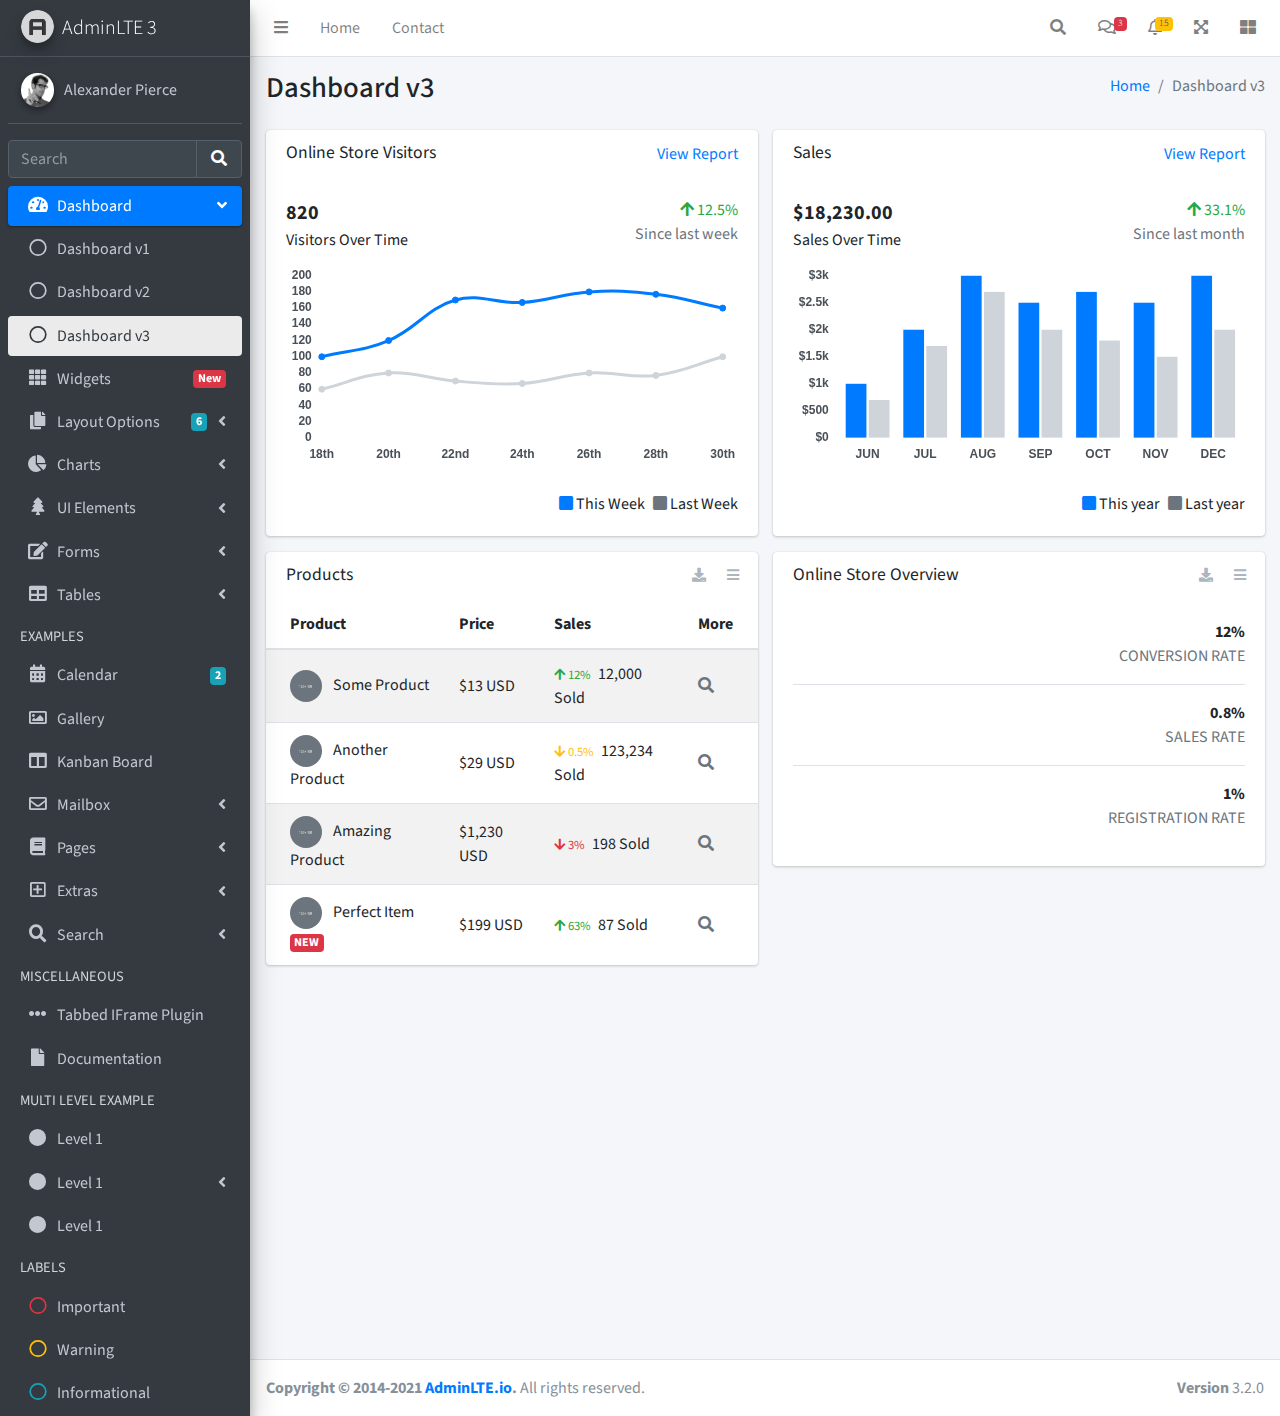
<file: public/adm/index3.html>
<!DOCTYPE html>
<html lang="en">
<head>
  <meta charset="utf-8">
  <meta name="viewport" content="width=device-width, initial-scale=1">
  <title>AdminLTE 3 | Dashboard 3</title>

  <!-- Google Font: Source Sans Pro -->
  <link rel="stylesheet" href="https://fonts.googleapis.com/css?family=Source+Sans+Pro:300,400,400i,700&display=fallback">
  <!-- Font Awesome Icons -->
  <link rel="stylesheet" href="plugins/fontawesome-free/css/all.min.css">
  <!-- IonIcons -->
  <link rel="stylesheet" href="https://code.ionicframework.com/ionicons/2.0.1/css/ionicons.min.css">
  <!-- Theme style -->
  <link rel="stylesheet" href="dist/css/adminlte.min.css">
</head>
<!--
`body` tag options:

  Apply one or more of the following classes to to the body tag
  to get the desired effect

  * sidebar-collapse
  * sidebar-mini
-->
<body class="hold-transition sidebar-mini">
<div class="wrapper">
  <!-- Navbar -->
  <nav class="main-header navbar navbar-expand navbar-white navbar-light">
    <!-- Left navbar links -->
    <ul class="navbar-nav">
      <li class="nav-item">
        <a class="nav-link" data-widget="pushmenu" href="#" role="button"><i class="fas fa-bars"></i></a>
      </li>
      <li class="nav-item d-none d-sm-inline-block">
        <a href="index3.html" class="nav-link">Home</a>
      </li>
      <li class="nav-item d-none d-sm-inline-block">
        <a href="#" class="nav-link">Contact</a>
      </li>
    </ul>

    <!-- Right navbar links -->
    <ul class="navbar-nav ml-auto">
      <!-- Navbar Search -->
      <li class="nav-item">
        <a class="nav-link" data-widget="navbar-search" href="#" role="button">
          <i class="fas fa-search"></i>
        </a>
        <div class="navbar-search-block">
          <form class="form-inline">
            <div class="input-group input-group-sm">
              <input class="form-control form-control-navbar" type="search" placeholder="Search" aria-label="Search">
              <div class="input-group-append">
                <button class="btn btn-navbar" type="submit">
                  <i class="fas fa-search"></i>
                </button>
                <button class="btn btn-navbar" type="button" data-widget="navbar-search">
                  <i class="fas fa-times"></i>
                </button>
              </div>
            </div>
          </form>
        </div>
      </li>

      <!-- Messages Dropdown Menu -->
      <li class="nav-item dropdown">
        <a class="nav-link" data-toggle="dropdown" href="#">
          <i class="far fa-comments"></i>
          <span class="badge badge-danger navbar-badge">3</span>
        </a>
        <div class="dropdown-menu dropdown-menu-lg dropdown-menu-right">
          <a href="#" class="dropdown-item">
            <!-- Message Start -->
            <div class="media">
              <img src="dist/img/user1-128x128.jpg" alt="User Avatar" class="img-size-50 mr-3 img-circle">
              <div class="media-body">
                <h3 class="dropdown-item-title">
                  Brad Diesel
                  <span class="float-right text-sm text-danger"><i class="fas fa-star"></i></span>
                </h3>
                <p class="text-sm">Call me whenever you can...</p>
                <p class="text-sm text-muted"><i class="far fa-clock mr-1"></i> 4 Hours Ago</p>
              </div>
            </div>
            <!-- Message End -->
          </a>
          <div class="dropdown-divider"></div>
          <a href="#" class="dropdown-item">
            <!-- Message Start -->
            <div class="media">
              <img src="dist/img/user8-128x128.jpg" alt="User Avatar" class="img-size-50 img-circle mr-3">
              <div class="media-body">
                <h3 class="dropdown-item-title">
                  John Pierce
                  <span class="float-right text-sm text-muted"><i class="fas fa-star"></i></span>
                </h3>
                <p class="text-sm">I got your message bro</p>
                <p class="text-sm text-muted"><i class="far fa-clock mr-1"></i> 4 Hours Ago</p>
              </div>
            </div>
            <!-- Message End -->
          </a>
          <div class="dropdown-divider"></div>
          <a href="#" class="dropdown-item">
            <!-- Message Start -->
            <div class="media">
              <img src="dist/img/user3-128x128.jpg" alt="User Avatar" class="img-size-50 img-circle mr-3">
              <div class="media-body">
                <h3 class="dropdown-item-title">
                  Nora Silvester
                  <span class="float-right text-sm text-warning"><i class="fas fa-star"></i></span>
                </h3>
                <p class="text-sm">The subject goes here</p>
                <p class="text-sm text-muted"><i class="far fa-clock mr-1"></i> 4 Hours Ago</p>
              </div>
            </div>
            <!-- Message End -->
          </a>
          <div class="dropdown-divider"></div>
          <a href="#" class="dropdown-item dropdown-footer">See All Messages</a>
        </div>
      </li>
      <!-- Notifications Dropdown Menu -->
      <li class="nav-item dropdown">
        <a class="nav-link" data-toggle="dropdown" href="#">
          <i class="far fa-bell"></i>
          <span class="badge badge-warning navbar-badge">15</span>
        </a>
        <div class="dropdown-menu dropdown-menu-lg dropdown-menu-right">
          <span class="dropdown-item dropdown-header">15 Notifications</span>
          <div class="dropdown-divider"></div>
          <a href="#" class="dropdown-item">
            <i class="fas fa-envelope mr-2"></i> 4 new messages
            <span class="float-right text-muted text-sm">3 mins</span>
          </a>
          <div class="dropdown-divider"></div>
          <a href="#" class="dropdown-item">
            <i class="fas fa-users mr-2"></i> 8 friend requests
            <span class="float-right text-muted text-sm">12 hours</span>
          </a>
          <div class="dropdown-divider"></div>
          <a href="#" class="dropdown-item">
            <i class="fas fa-file mr-2"></i> 3 new reports
            <span class="float-right text-muted text-sm">2 days</span>
          </a>
          <div class="dropdown-divider"></div>
          <a href="#" class="dropdown-item dropdown-footer">See All Notifications</a>
        </div>
      </li>
      <li class="nav-item">
        <a class="nav-link" data-widget="fullscreen" href="#" role="button">
          <i class="fas fa-expand-arrows-alt"></i>
        </a>
      </li>
      <li class="nav-item">
        <a class="nav-link" data-widget="control-sidebar" data-slide="true" href="#" role="button">
          <i class="fas fa-th-large"></i>
        </a>
      </li>
    </ul>
  </nav>
  <!-- /.navbar -->

  <!-- Main Sidebar Container -->
  <aside class="main-sidebar sidebar-dark-primary elevation-4">
    <!-- Brand Logo -->
    <a href="index3.html" class="brand-link">
      <img src="dist/img/AdminLTELogo.png" alt="AdminLTE Logo" class="brand-image img-circle elevation-3" style="opacity: .8">
      <span class="brand-text font-weight-light">AdminLTE 3</span>
    </a>

    <!-- Sidebar -->
    <div class="sidebar">
      <!-- Sidebar user panel (optional) -->
      <div class="user-panel mt-3 pb-3 mb-3 d-flex">
        <div class="image">
          <img src="dist/img/user2-160x160.jpg" class="img-circle elevation-2" alt="User Image">
        </div>
        <div class="info">
          <a href="#" class="d-block">Alexander Pierce</a>
        </div>
      </div>

      <!-- SidebarSearch Form -->
      <div class="form-inline">
        <div class="input-group" data-widget="sidebar-search">
          <input class="form-control form-control-sidebar" type="search" placeholder="Search" aria-label="Search">
          <div class="input-group-append">
            <button class="btn btn-sidebar">
              <i class="fas fa-search fa-fw"></i>
            </button>
          </div>
        </div>
      </div>

      <!-- Sidebar Menu -->
      <nav class="mt-2">
        <ul class="nav nav-pills nav-sidebar flex-column" data-widget="treeview" role="menu" data-accordion="false">
          <!-- Add icons to the links using the .nav-icon class
               with font-awesome or any other icon font library -->
          <li class="nav-item menu-open">
            <a href="#" class="nav-link active">
              <i class="nav-icon fas fa-tachometer-alt"></i>
              <p>
                Dashboard
                <i class="right fas fa-angle-left"></i>
              </p>
            </a>
            <ul class="nav nav-treeview">
              <li class="nav-item">
                <a href="./index.html" class="nav-link">
                  <i class="far fa-circle nav-icon"></i>
                  <p>Dashboard v1</p>
                </a>
              </li>
              <li class="nav-item">
                <a href="./index2.html" class="nav-link">
                  <i class="far fa-circle nav-icon"></i>
                  <p>Dashboard v2</p>
                </a>
              </li>
              <li class="nav-item">
                <a href="./index3.html" class="nav-link active">
                  <i class="far fa-circle nav-icon"></i>
                  <p>Dashboard v3</p>
                </a>
              </li>
            </ul>
          </li>
          <li class="nav-item">
            <a href="pages/widgets.html" class="nav-link">
              <i class="nav-icon fas fa-th"></i>
              <p>
                Widgets
                <span class="right badge badge-danger">New</span>
              </p>
            </a>
          </li>
          <li class="nav-item">
            <a href="#" class="nav-link">
              <i class="nav-icon fas fa-copy"></i>
              <p>
                Layout Options
                <i class="fas fa-angle-left right"></i>
                <span class="badge badge-info right">6</span>
              </p>
            </a>
            <ul class="nav nav-treeview">
              <li class="nav-item">
                <a href="pages/layout/top-nav.html" class="nav-link">
                  <i class="far fa-circle nav-icon"></i>
                  <p>Top Navigation</p>
                </a>
              </li>
              <li class="nav-item">
                <a href="pages/layout/top-nav-sidebar.html" class="nav-link">
                  <i class="far fa-circle nav-icon"></i>
                  <p>Top Navigation + Sidebar</p>
                </a>
              </li>
              <li class="nav-item">
                <a href="pages/layout/boxed.html" class="nav-link">
                  <i class="far fa-circle nav-icon"></i>
                  <p>Boxed</p>
                </a>
              </li>
              <li class="nav-item">
                <a href="pages/layout/fixed-sidebar.html" class="nav-link">
                  <i class="far fa-circle nav-icon"></i>
                  <p>Fixed Sidebar</p>
                </a>
              </li>
              <li class="nav-item">
                <a href="pages/layout/fixed-sidebar-custom.html" class="nav-link">
                  <i class="far fa-circle nav-icon"></i>
                  <p>Fixed Sidebar <small>+ Custom Area</small></p>
                </a>
              </li>
              <li class="nav-item">
                <a href="pages/layout/fixed-topnav.html" class="nav-link">
                  <i class="far fa-circle nav-icon"></i>
                  <p>Fixed Navbar</p>
                </a>
              </li>
              <li class="nav-item">
                <a href="pages/layout/fixed-footer.html" class="nav-link">
                  <i class="far fa-circle nav-icon"></i>
                  <p>Fixed Footer</p>
                </a>
              </li>
              <li class="nav-item">
                <a href="pages/layout/collapsed-sidebar.html" class="nav-link">
                  <i class="far fa-circle nav-icon"></i>
                  <p>Collapsed Sidebar</p>
                </a>
              </li>
            </ul>
          </li>
          <li class="nav-item">
            <a href="#" class="nav-link">
              <i class="nav-icon fas fa-chart-pie"></i>
              <p>
                Charts
                <i class="right fas fa-angle-left"></i>
              </p>
            </a>
            <ul class="nav nav-treeview">
              <li class="nav-item">
                <a href="pages/charts/chartjs.html" class="nav-link">
                  <i class="far fa-circle nav-icon"></i>
                  <p>ChartJS</p>
                </a>
              </li>
              <li class="nav-item">
                <a href="pages/charts/flot.html" class="nav-link">
                  <i class="far fa-circle nav-icon"></i>
                  <p>Flot</p>
                </a>
              </li>
              <li class="nav-item">
                <a href="pages/charts/inline.html" class="nav-link">
                  <i class="far fa-circle nav-icon"></i>
                  <p>Inline</p>
                </a>
              </li>
              <li class="nav-item">
                <a href="pages/charts/uplot.html" class="nav-link">
                  <i class="far fa-circle nav-icon"></i>
                  <p>uPlot</p>
                </a>
              </li>
            </ul>
          </li>
          <li class="nav-item">
            <a href="#" class="nav-link">
              <i class="nav-icon fas fa-tree"></i>
              <p>
                UI Elements
                <i class="fas fa-angle-left right"></i>
              </p>
            </a>
            <ul class="nav nav-treeview">
              <li class="nav-item">
                <a href="pages/UI/general.html" class="nav-link">
                  <i class="far fa-circle nav-icon"></i>
                  <p>General</p>
                </a>
              </li>
              <li class="nav-item">
                <a href="pages/UI/icons.html" class="nav-link">
                  <i class="far fa-circle nav-icon"></i>
                  <p>Icons</p>
                </a>
              </li>
              <li class="nav-item">
                <a href="pages/UI/buttons.html" class="nav-link">
                  <i class="far fa-circle nav-icon"></i>
                  <p>Buttons</p>
                </a>
              </li>
              <li class="nav-item">
                <a href="pages/UI/sliders.html" class="nav-link">
                  <i class="far fa-circle nav-icon"></i>
                  <p>Sliders</p>
                </a>
              </li>
              <li class="nav-item">
                <a href="pages/UI/modals.html" class="nav-link">
                  <i class="far fa-circle nav-icon"></i>
                  <p>Modals & Alerts</p>
                </a>
              </li>
              <li class="nav-item">
                <a href="pages/UI/navbar.html" class="nav-link">
                  <i class="far fa-circle nav-icon"></i>
                  <p>Navbar & Tabs</p>
                </a>
              </li>
              <li class="nav-item">
                <a href="pages/UI/timeline.html" class="nav-link">
                  <i class="far fa-circle nav-icon"></i>
                  <p>Timeline</p>
                </a>
              </li>
              <li class="nav-item">
                <a href="pages/UI/ribbons.html" class="nav-link">
                  <i class="far fa-circle nav-icon"></i>
                  <p>Ribbons</p>
                </a>
              </li>
            </ul>
          </li>
          <li class="nav-item">
            <a href="#" class="nav-link">
              <i class="nav-icon fas fa-edit"></i>
              <p>
                Forms
                <i class="fas fa-angle-left right"></i>
              </p>
            </a>
            <ul class="nav nav-treeview">
              <li class="nav-item">
                <a href="pages/forms/general.html" class="nav-link">
                  <i class="far fa-circle nav-icon"></i>
                  <p>General Elements</p>
                </a>
              </li>
              <li class="nav-item">
                <a href="pages/forms/advanced.html" class="nav-link">
                  <i class="far fa-circle nav-icon"></i>
                  <p>Advanced Elements</p>
                </a>
              </li>
              <li class="nav-item">
                <a href="pages/forms/editors.html" class="nav-link">
                  <i class="far fa-circle nav-icon"></i>
                  <p>Editors</p>
                </a>
              </li>
              <li class="nav-item">
                <a href="pages/forms/validation.html" class="nav-link">
                  <i class="far fa-circle nav-icon"></i>
                  <p>Validation</p>
                </a>
              </li>
            </ul>
          </li>
          <li class="nav-item">
            <a href="#" class="nav-link">
              <i class="nav-icon fas fa-table"></i>
              <p>
                Tables
                <i class="fas fa-angle-left right"></i>
              </p>
            </a>
            <ul class="nav nav-treeview">
              <li class="nav-item">
                <a href="pages/tables/simple.html" class="nav-link">
                  <i class="far fa-circle nav-icon"></i>
                  <p>Simple Tables</p>
                </a>
              </li>
              <li class="nav-item">
                <a href="pages/tables/data.html" class="nav-link">
                  <i class="far fa-circle nav-icon"></i>
                  <p>DataTables</p>
                </a>
              </li>
              <li class="nav-item">
                <a href="pages/tables/jsgrid.html" class="nav-link">
                  <i class="far fa-circle nav-icon"></i>
                  <p>jsGrid</p>
                </a>
              </li>
            </ul>
          </li>
          <li class="nav-header">EXAMPLES</li>
          <li class="nav-item">
            <a href="pages/calendar.html" class="nav-link">
              <i class="nav-icon fas fa-calendar-alt"></i>
              <p>
                Calendar
                <span class="badge badge-info right">2</span>
              </p>
            </a>
          </li>
          <li class="nav-item">
            <a href="pages/gallery.html" class="nav-link">
              <i class="nav-icon far fa-image"></i>
              <p>
                Gallery
              </p>
            </a>
          </li>
          <li class="nav-item">
            <a href="pages/kanban.html" class="nav-link">
              <i class="nav-icon fas fa-columns"></i>
              <p>
                Kanban Board
              </p>
            </a>
          </li>
          <li class="nav-item">
            <a href="#" class="nav-link">
              <i class="nav-icon far fa-envelope"></i>
              <p>
                Mailbox
                <i class="fas fa-angle-left right"></i>
              </p>
            </a>
            <ul class="nav nav-treeview">
              <li class="nav-item">
                <a href="pages/mailbox/mailbox.html" class="nav-link">
                  <i class="far fa-circle nav-icon"></i>
                  <p>Inbox</p>
                </a>
              </li>
              <li class="nav-item">
                <a href="pages/mailbox/compose.html" class="nav-link">
                  <i class="far fa-circle nav-icon"></i>
                  <p>Compose</p>
                </a>
              </li>
              <li class="nav-item">
                <a href="pages/mailbox/read-mail.html" class="nav-link">
                  <i class="far fa-circle nav-icon"></i>
                  <p>Read</p>
                </a>
              </li>
            </ul>
          </li>
          <li class="nav-item">
            <a href="#" class="nav-link">
              <i class="nav-icon fas fa-book"></i>
              <p>
                Pages
                <i class="fas fa-angle-left right"></i>
              </p>
            </a>
            <ul class="nav nav-treeview">
              <li class="nav-item">
                <a href="pages/examples/invoice.html" class="nav-link">
                  <i class="far fa-circle nav-icon"></i>
                  <p>Invoice</p>
                </a>
              </li>
              <li class="nav-item">
                <a href="pages/examples/profile.html" class="nav-link">
                  <i class="far fa-circle nav-icon"></i>
                  <p>Profile</p>
                </a>
              </li>
              <li class="nav-item">
                <a href="pages/examples/e-commerce.html" class="nav-link">
                  <i class="far fa-circle nav-icon"></i>
                  <p>E-commerce</p>
                </a>
              </li>
              <li class="nav-item">
                <a href="pages/examples/projects.html" class="nav-link">
                  <i class="far fa-circle nav-icon"></i>
                  <p>Projects</p>
                </a>
              </li>
              <li class="nav-item">
                <a href="pages/examples/project-add.html" class="nav-link">
                  <i class="far fa-circle nav-icon"></i>
                  <p>Project Add</p>
                </a>
              </li>
              <li class="nav-item">
                <a href="pages/examples/project-edit.html" class="nav-link">
                  <i class="far fa-circle nav-icon"></i>
                  <p>Project Edit</p>
                </a>
              </li>
              <li class="nav-item">
                <a href="pages/examples/project-detail.html" class="nav-link">
                  <i class="far fa-circle nav-icon"></i>
                  <p>Project Detail</p>
                </a>
              </li>
              <li class="nav-item">
                <a href="pages/examples/contacts.html" class="nav-link">
                  <i class="far fa-circle nav-icon"></i>
                  <p>Contacts</p>
                </a>
              </li>
              <li class="nav-item">
                <a href="pages/examples/faq.html" class="nav-link">
                  <i class="far fa-circle nav-icon"></i>
                  <p>FAQ</p>
                </a>
              </li>
              <li class="nav-item">
                <a href="pages/examples/contact-us.html" class="nav-link">
                  <i class="far fa-circle nav-icon"></i>
                  <p>Contact us</p>
                </a>
              </li>
            </ul>
          </li>
          <li class="nav-item">
            <a href="#" class="nav-link">
              <i class="nav-icon far fa-plus-square"></i>
              <p>
                Extras
                <i class="fas fa-angle-left right"></i>
              </p>
            </a>
            <ul class="nav nav-treeview">
              <li class="nav-item">
                <a href="#" class="nav-link">
                  <i class="far fa-circle nav-icon"></i>
                  <p>
                    Login & Register v1
                    <i class="fas fa-angle-left right"></i>
                  </p>
                </a>
                <ul class="nav nav-treeview">
                  <li class="nav-item">
                    <a href="pages/examples/login.html" class="nav-link">
                      <i class="far fa-circle nav-icon"></i>
                      <p>Login v1</p>
                    </a>
                  </li>
                  <li class="nav-item">
                    <a href="pages/examples/register.html" class="nav-link">
                      <i class="far fa-circle nav-icon"></i>
                      <p>Register v1</p>
                    </a>
                  </li>
                  <li class="nav-item">
                    <a href="pages/examples/forgot-password.html" class="nav-link">
                      <i class="far fa-circle nav-icon"></i>
                      <p>Forgot Password v1</p>
                    </a>
                  </li>
                  <li class="nav-item">
                    <a href="pages/examples/recover-password.html" class="nav-link">
                      <i class="far fa-circle nav-icon"></i>
                      <p>Recover Password v1</p>
                    </a>
                  </li>
                </ul>
              </li>
              <li class="nav-item">
                <a href="#" class="nav-link">
                  <i class="far fa-circle nav-icon"></i>
                  <p>
                    Login & Register v2
                    <i class="fas fa-angle-left right"></i>
                  </p>
                </a>
                <ul class="nav nav-treeview">
                  <li class="nav-item">
                    <a href="pages/examples/login-v2.html" class="nav-link">
                      <i class="far fa-circle nav-icon"></i>
                      <p>Login v2</p>
                    </a>
                  </li>
                  <li class="nav-item">
                    <a href="pages/examples/register-v2.html" class="nav-link">
                      <i class="far fa-circle nav-icon"></i>
                      <p>Register v2</p>
                    </a>
                  </li>
                  <li class="nav-item">
                    <a href="pages/examples/forgot-password-v2.html" class="nav-link">
                      <i class="far fa-circle nav-icon"></i>
                      <p>Forgot Password v2</p>
                    </a>
                  </li>
                  <li class="nav-item">
                    <a href="pages/examples/recover-password-v2.html" class="nav-link">
                      <i class="far fa-circle nav-icon"></i>
                      <p>Recover Password v2</p>
                    </a>
                  </li>
                </ul>
              </li>
              <li class="nav-item">
                <a href="pages/examples/lockscreen.html" class="nav-link">
                  <i class="far fa-circle nav-icon"></i>
                  <p>Lockscreen</p>
                </a>
              </li>
              <li class="nav-item">
                <a href="pages/examples/legacy-user-menu.html" class="nav-link">
                  <i class="far fa-circle nav-icon"></i>
                  <p>Legacy User Menu</p>
                </a>
              </li>
              <li class="nav-item">
                <a href="pages/examples/language-menu.html" class="nav-link">
                  <i class="far fa-circle nav-icon"></i>
                  <p>Language Menu</p>
                </a>
              </li>
              <li class="nav-item">
                <a href="pages/examples/404.html" class="nav-link">
                  <i class="far fa-circle nav-icon"></i>
                  <p>Error 404</p>
                </a>
              </li>
              <li class="nav-item">
                <a href="pages/examples/500.html" class="nav-link">
                  <i class="far fa-circle nav-icon"></i>
                  <p>Error 500</p>
                </a>
              </li>
              <li class="nav-item">
                <a href="pages/examples/pace.html" class="nav-link">
                  <i class="far fa-circle nav-icon"></i>
                  <p>Pace</p>
                </a>
              </li>
              <li class="nav-item">
                <a href="pages/examples/blank.html" class="nav-link">
                  <i class="far fa-circle nav-icon"></i>
                  <p>Blank Page</p>
                </a>
              </li>
              <li class="nav-item">
                <a href="starter.html" class="nav-link">
                  <i class="far fa-circle nav-icon"></i>
                  <p>Starter Page</p>
                </a>
              </li>
            </ul>
          </li>
          <li class="nav-item">
            <a href="#" class="nav-link">
              <i class="nav-icon fas fa-search"></i>
              <p>
                Search
                <i class="fas fa-angle-left right"></i>
              </p>
            </a>
            <ul class="nav nav-treeview">
              <li class="nav-item">
                <a href="pages/search/simple.html" class="nav-link">
                  <i class="far fa-circle nav-icon"></i>
                  <p>Simple Search</p>
                </a>
              </li>
              <li class="nav-item">
                <a href="pages/search/enhanced.html" class="nav-link">
                  <i class="far fa-circle nav-icon"></i>
                  <p>Enhanced</p>
                </a>
              </li>
            </ul>
          </li>
          <li class="nav-header">MISCELLANEOUS</li>
          <li class="nav-item">
            <a href="iframe.html" class="nav-link">
              <i class="nav-icon fas fa-ellipsis-h"></i>
              <p>Tabbed IFrame Plugin</p>
            </a>
          </li>
          <li class="nav-item">
            <a href="https://adminlte.io/docs/3.1/" class="nav-link">
              <i class="nav-icon fas fa-file"></i>
              <p>Documentation</p>
            </a>
          </li>
          <li class="nav-header">MULTI LEVEL EXAMPLE</li>
          <li class="nav-item">
            <a href="#" class="nav-link">
              <i class="fas fa-circle nav-icon"></i>
              <p>Level 1</p>
            </a>
          </li>
          <li class="nav-item">
            <a href="#" class="nav-link">
              <i class="nav-icon fas fa-circle"></i>
              <p>
                Level 1
                <i class="right fas fa-angle-left"></i>
              </p>
            </a>
            <ul class="nav nav-treeview">
              <li class="nav-item">
                <a href="#" class="nav-link">
                  <i class="far fa-circle nav-icon"></i>
                  <p>Level 2</p>
                </a>
              </li>
              <li class="nav-item">
                <a href="#" class="nav-link">
                  <i class="far fa-circle nav-icon"></i>
                  <p>
                    Level 2
                    <i class="right fas fa-angle-left"></i>
                  </p>
                </a>
                <ul class="nav nav-treeview">
                  <li class="nav-item">
                    <a href="#" class="nav-link">
                      <i class="far fa-dot-circle nav-icon"></i>
                      <p>Level 3</p>
                    </a>
                  </li>
                  <li class="nav-item">
                    <a href="#" class="nav-link">
                      <i class="far fa-dot-circle nav-icon"></i>
                      <p>Level 3</p>
                    </a>
                  </li>
                  <li class="nav-item">
                    <a href="#" class="nav-link">
                      <i class="far fa-dot-circle nav-icon"></i>
                      <p>Level 3</p>
                    </a>
                  </li>
                </ul>
              </li>
              <li class="nav-item">
                <a href="#" class="nav-link">
                  <i class="far fa-circle nav-icon"></i>
                  <p>Level 2</p>
                </a>
              </li>
            </ul>
          </li>
          <li class="nav-item">
            <a href="#" class="nav-link">
              <i class="fas fa-circle nav-icon"></i>
              <p>Level 1</p>
            </a>
          </li>
          <li class="nav-header">LABELS</li>
          <li class="nav-item">
            <a href="#" class="nav-link">
              <i class="nav-icon far fa-circle text-danger"></i>
              <p class="text">Important</p>
            </a>
          </li>
          <li class="nav-item">
            <a href="#" class="nav-link">
              <i class="nav-icon far fa-circle text-warning"></i>
              <p>Warning</p>
            </a>
          </li>
          <li class="nav-item">
            <a href="#" class="nav-link">
              <i class="nav-icon far fa-circle text-info"></i>
              <p>Informational</p>
            </a>
          </li>
        </ul>
      </nav>
      <!-- /.sidebar-menu -->
    </div>
    <!-- /.sidebar -->
  </aside>

  <!-- Content Wrapper. Contains page content -->
  <div class="content-wrapper">
    <!-- Content Header (Page header) -->
    <div class="content-header">
      <div class="container-fluid">
        <div class="row mb-2">
          <div class="col-sm-6">
            <h1 class="m-0">Dashboard v3</h1>
          </div><!-- /.col -->
          <div class="col-sm-6">
            <ol class="breadcrumb float-sm-right">
              <li class="breadcrumb-item"><a href="#">Home</a></li>
              <li class="breadcrumb-item active">Dashboard v3</li>
            </ol>
          </div><!-- /.col -->
        </div><!-- /.row -->
      </div><!-- /.container-fluid -->
    </div>
    <!-- /.content-header -->

    <!-- Main content -->
    <div class="content">
      <div class="container-fluid">
        <div class="row">
          <div class="col-lg-6">
            <div class="card">
              <div class="card-header border-0">
                <div class="d-flex justify-content-between">
                  <h3 class="card-title">Online Store Visitors</h3>
                  <a href="javascript:void(0);">View Report</a>
                </div>
              </div>
              <div class="card-body">
                <div class="d-flex">
                  <p class="d-flex flex-column">
                    <span class="text-bold text-lg">820</span>
                    <span>Visitors Over Time</span>
                  </p>
                  <p class="ml-auto d-flex flex-column text-right">
                    <span class="text-success">
                      <i class="fas fa-arrow-up"></i> 12.5%
                    </span>
                    <span class="text-muted">Since last week</span>
                  </p>
                </div>
                <!-- /.d-flex -->

                <div class="position-relative mb-4">
                  <canvas id="visitors-chart" height="200"></canvas>
                </div>

                <div class="d-flex flex-row justify-content-end">
                  <span class="mr-2">
                    <i class="fas fa-square text-primary"></i> This Week
                  </span>

                  <span>
                    <i class="fas fa-square text-gray"></i> Last Week
                  </span>
                </div>
              </div>
            </div>
            <!-- /.card -->

            <div class="card">
              <div class="card-header border-0">
                <h3 class="card-title">Products</h3>
                <div class="card-tools">
                  <a href="#" class="btn btn-tool btn-sm">
                    <i class="fas fa-download"></i>
                  </a>
                  <a href="#" class="btn btn-tool btn-sm">
                    <i class="fas fa-bars"></i>
                  </a>
                </div>
              </div>
              <div class="card-body table-responsive p-0">
                <table class="table table-striped table-valign-middle">
                  <thead>
                  <tr>
                    <th>Product</th>
                    <th>Price</th>
                    <th>Sales</th>
                    <th>More</th>
                  </tr>
                  </thead>
                  <tbody>
                  <tr>
                    <td>
                      <img src="dist/img/default-150x150.png" alt="Product 1" class="img-circle img-size-32 mr-2">
                      Some Product
                    </td>
                    <td>$13 USD</td>
                    <td>
                      <small class="text-success mr-1">
                        <i class="fas fa-arrow-up"></i>
                        12%
                      </small>
                      12,000 Sold
                    </td>
                    <td>
                      <a href="#" class="text-muted">
                        <i class="fas fa-search"></i>
                      </a>
                    </td>
                  </tr>
                  <tr>
                    <td>
                      <img src="dist/img/default-150x150.png" alt="Product 1" class="img-circle img-size-32 mr-2">
                      Another Product
                    </td>
                    <td>$29 USD</td>
                    <td>
                      <small class="text-warning mr-1">
                        <i class="fas fa-arrow-down"></i>
                        0.5%
                      </small>
                      123,234 Sold
                    </td>
                    <td>
                      <a href="#" class="text-muted">
                        <i class="fas fa-search"></i>
                      </a>
                    </td>
                  </tr>
                  <tr>
                    <td>
                      <img src="dist/img/default-150x150.png" alt="Product 1" class="img-circle img-size-32 mr-2">
                      Amazing Product
                    </td>
                    <td>$1,230 USD</td>
                    <td>
                      <small class="text-danger mr-1">
                        <i class="fas fa-arrow-down"></i>
                        3%
                      </small>
                      198 Sold
                    </td>
                    <td>
                      <a href="#" class="text-muted">
                        <i class="fas fa-search"></i>
                      </a>
                    </td>
                  </tr>
                  <tr>
                    <td>
                      <img src="dist/img/default-150x150.png" alt="Product 1" class="img-circle img-size-32 mr-2">
                      Perfect Item
                      <span class="badge bg-danger">NEW</span>
                    </td>
                    <td>$199 USD</td>
                    <td>
                      <small class="text-success mr-1">
                        <i class="fas fa-arrow-up"></i>
                        63%
                      </small>
                      87 Sold
                    </td>
                    <td>
                      <a href="#" class="text-muted">
                        <i class="fas fa-search"></i>
                      </a>
                    </td>
                  </tr>
                  </tbody>
                </table>
              </div>
            </div>
            <!-- /.card -->
          </div>
          <!-- /.col-md-6 -->
          <div class="col-lg-6">
            <div class="card">
              <div class="card-header border-0">
                <div class="d-flex justify-content-between">
                  <h3 class="card-title">Sales</h3>
                  <a href="javascript:void(0);">View Report</a>
                </div>
              </div>
              <div class="card-body">
                <div class="d-flex">
                  <p class="d-flex flex-column">
                    <span class="text-bold text-lg">$18,230.00</span>
                    <span>Sales Over Time</span>
                  </p>
                  <p class="ml-auto d-flex flex-column text-right">
                    <span class="text-success">
                      <i class="fas fa-arrow-up"></i> 33.1%
                    </span>
                    <span class="text-muted">Since last month</span>
                  </p>
                </div>
                <!-- /.d-flex -->

                <div class="position-relative mb-4">
                  <canvas id="sales-chart" height="200"></canvas>
                </div>

                <div class="d-flex flex-row justify-content-end">
                  <span class="mr-2">
                    <i class="fas fa-square text-primary"></i> This year
                  </span>

                  <span>
                    <i class="fas fa-square text-gray"></i> Last year
                  </span>
                </div>
              </div>
            </div>
            <!-- /.card -->

            <div class="card">
              <div class="card-header border-0">
                <h3 class="card-title">Online Store Overview</h3>
                <div class="card-tools">
                  <a href="#" class="btn btn-sm btn-tool">
                    <i class="fas fa-download"></i>
                  </a>
                  <a href="#" class="btn btn-sm btn-tool">
                    <i class="fas fa-bars"></i>
                  </a>
                </div>
              </div>
              <div class="card-body">
                <div class="d-flex justify-content-between align-items-center border-bottom mb-3">
                  <p class="text-success text-xl">
                    <i class="ion ion-ios-refresh-empty"></i>
                  </p>
                  <p class="d-flex flex-column text-right">
                    <span class="font-weight-bold">
                      <i class="ion ion-android-arrow-up text-success"></i> 12%
                    </span>
                    <span class="text-muted">CONVERSION RATE</span>
                  </p>
                </div>
                <!-- /.d-flex -->
                <div class="d-flex justify-content-between align-items-center border-bottom mb-3">
                  <p class="text-warning text-xl">
                    <i class="ion ion-ios-cart-outline"></i>
                  </p>
                  <p class="d-flex flex-column text-right">
                    <span class="font-weight-bold">
                      <i class="ion ion-android-arrow-up text-warning"></i> 0.8%
                    </span>
                    <span class="text-muted">SALES RATE</span>
                  </p>
                </div>
                <!-- /.d-flex -->
                <div class="d-flex justify-content-between align-items-center mb-0">
                  <p class="text-danger text-xl">
                    <i class="ion ion-ios-people-outline"></i>
                  </p>
                  <p class="d-flex flex-column text-right">
                    <span class="font-weight-bold">
                      <i class="ion ion-android-arrow-down text-danger"></i> 1%
                    </span>
                    <span class="text-muted">REGISTRATION RATE</span>
                  </p>
                </div>
                <!-- /.d-flex -->
              </div>
            </div>
          </div>
          <!-- /.col-md-6 -->
        </div>
        <!-- /.row -->
      </div>
      <!-- /.container-fluid -->
    </div>
    <!-- /.content -->
  </div>
  <!-- /.content-wrapper -->

  <!-- Control Sidebar -->
  <aside class="control-sidebar control-sidebar-dark">
    <!-- Control sidebar content goes here -->
  </aside>
  <!-- /.control-sidebar -->

  <!-- Main Footer -->
  <footer class="main-footer">
    <strong>Copyright &copy; 2014-2021 <a href="https://adminlte.io">AdminLTE.io</a>.</strong>
    All rights reserved.
    <div class="float-right d-none d-sm-inline-block">
      <b>Version</b> 3.2.0
    </div>
  </footer>
</div>
<!-- ./wrapper -->

<!-- REQUIRED SCRIPTS -->

<!-- jQuery -->
<script src="plugins/jquery/jquery.min.js"></script>
<!-- Bootstrap -->
<script src="plugins/bootstrap/js/bootstrap.bundle.min.js"></script>
<!-- AdminLTE -->
<script src="dist/js/adminlte.js"></script>

<!-- OPTIONAL SCRIPTS -->
<script src="plugins/chart.js/Chart.min.js"></script>
<!-- AdminLTE for demo purposes -->
<script src="dist/js/demo.js"></script>
<!-- AdminLTE dashboard demo (This is only for demo purposes) -->
<script src="dist/js/pages/dashboard3.js"></script>
</body>
</html>
</file>
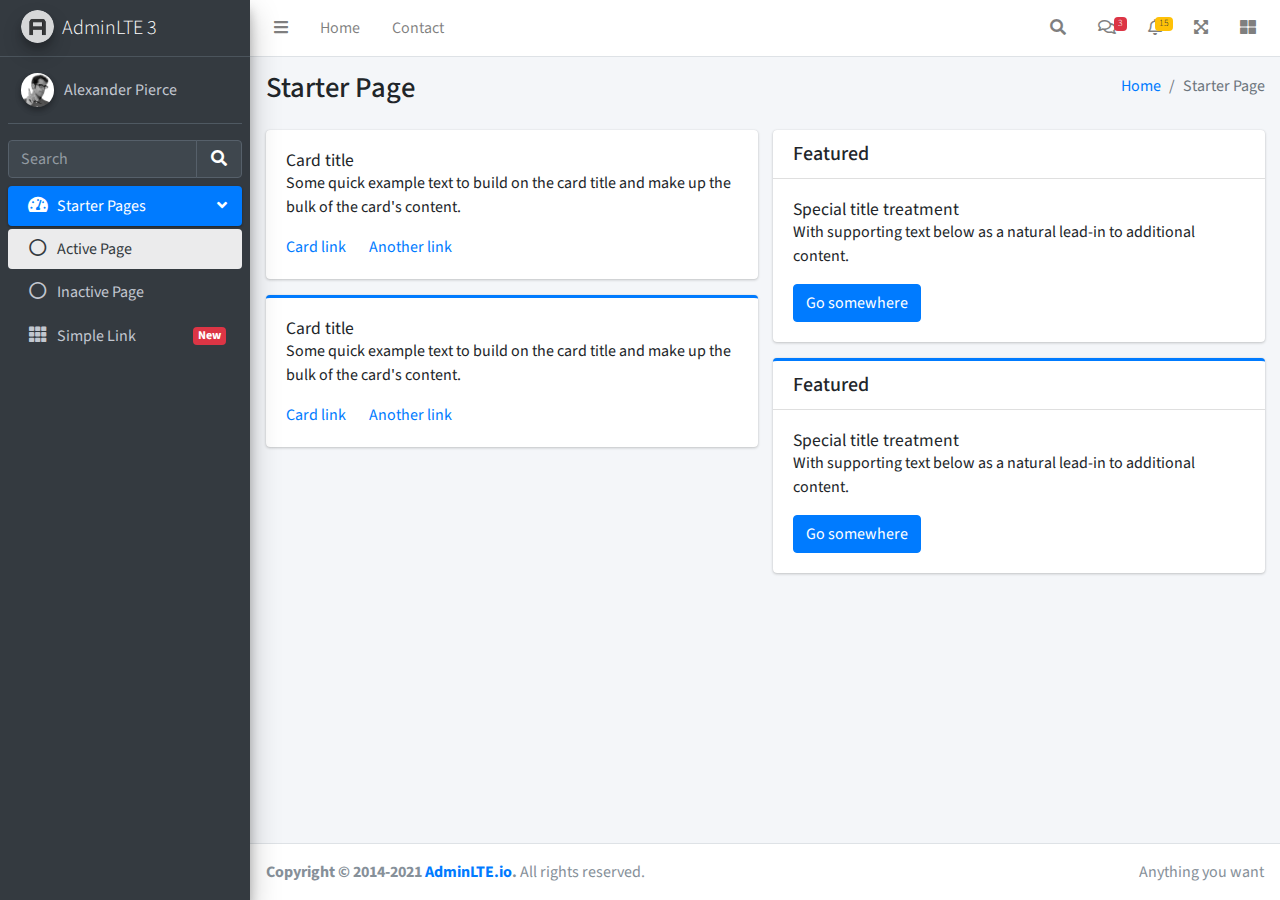
<file: public/adm/starter.html>
<!DOCTYPE html>
<!--
This is a starter template page. Use this page to start your new project from
scratch. This page gets rid of all links and provides the needed markup only.
-->
<html lang="en">
<head>
  <meta charset="utf-8">
  <meta name="viewport" content="width=device-width, initial-scale=1">
  <title>AdminLTE 3 | Starter</title>

  <!-- Google Font: Source Sans Pro -->
  <link rel="stylesheet" href="https://fonts.googleapis.com/css?family=Source+Sans+Pro:300,400,400i,700&display=fallback">
  <!-- Font Awesome Icons -->
  <link rel="stylesheet" href="plugins/fontawesome-free/css/all.min.css">
  <!-- Theme style -->
  <link rel="stylesheet" href="dist/css/adminlte.min.css">
</head>
<body class="hold-transition sidebar-mini">
<div class="wrapper">

  <!-- Navbar -->
  <nav class="main-header navbar navbar-expand navbar-white navbar-light">
    <!-- Left navbar links -->
    <ul class="navbar-nav">
      <li class="nav-item">
        <a class="nav-link" data-widget="pushmenu" href="#" role="button"><i class="fas fa-bars"></i></a>
      </li>
      <li class="nav-item d-none d-sm-inline-block">
        <a href="index3.html" class="nav-link">Home</a>
      </li>
      <li class="nav-item d-none d-sm-inline-block">
        <a href="#" class="nav-link">Contact</a>
      </li>
    </ul>

    <!-- Right navbar links -->
    <ul class="navbar-nav ml-auto">
      <!-- Navbar Search -->
      <li class="nav-item">
        <a class="nav-link" data-widget="navbar-search" href="#" role="button">
          <i class="fas fa-search"></i>
        </a>
        <div class="navbar-search-block">
          <form class="form-inline">
            <div class="input-group input-group-sm">
              <input class="form-control form-control-navbar" type="search" placeholder="Search" aria-label="Search">
              <div class="input-group-append">
                <button class="btn btn-navbar" type="submit">
                  <i class="fas fa-search"></i>
                </button>
                <button class="btn btn-navbar" type="button" data-widget="navbar-search">
                  <i class="fas fa-times"></i>
                </button>
              </div>
            </div>
          </form>
        </div>
      </li>

      <!-- Messages Dropdown Menu -->
      <li class="nav-item dropdown">
        <a class="nav-link" data-toggle="dropdown" href="#">
          <i class="far fa-comments"></i>
          <span class="badge badge-danger navbar-badge">3</span>
        </a>
        <div class="dropdown-menu dropdown-menu-lg dropdown-menu-right">
          <a href="#" class="dropdown-item">
            <!-- Message Start -->
            <div class="media">
              <img src="dist/img/user1-128x128.jpg" alt="User Avatar" class="img-size-50 mr-3 img-circle">
              <div class="media-body">
                <h3 class="dropdown-item-title">
                  Brad Diesel
                  <span class="float-right text-sm text-danger"><i class="fas fa-star"></i></span>
                </h3>
                <p class="text-sm">Call me whenever you can...</p>
                <p class="text-sm text-muted"><i class="far fa-clock mr-1"></i> 4 Hours Ago</p>
              </div>
            </div>
            <!-- Message End -->
          </a>
          <div class="dropdown-divider"></div>
          <a href="#" class="dropdown-item">
            <!-- Message Start -->
            <div class="media">
              <img src="dist/img/user8-128x128.jpg" alt="User Avatar" class="img-size-50 img-circle mr-3">
              <div class="media-body">
                <h3 class="dropdown-item-title">
                  John Pierce
                  <span class="float-right text-sm text-muted"><i class="fas fa-star"></i></span>
                </h3>
                <p class="text-sm">I got your message bro</p>
                <p class="text-sm text-muted"><i class="far fa-clock mr-1"></i> 4 Hours Ago</p>
              </div>
            </div>
            <!-- Message End -->
          </a>
          <div class="dropdown-divider"></div>
          <a href="#" class="dropdown-item">
            <!-- Message Start -->
            <div class="media">
              <img src="dist/img/user3-128x128.jpg" alt="User Avatar" class="img-size-50 img-circle mr-3">
              <div class="media-body">
                <h3 class="dropdown-item-title">
                  Nora Silvester
                  <span class="float-right text-sm text-warning"><i class="fas fa-star"></i></span>
                </h3>
                <p class="text-sm">The subject goes here</p>
                <p class="text-sm text-muted"><i class="far fa-clock mr-1"></i> 4 Hours Ago</p>
              </div>
            </div>
            <!-- Message End -->
          </a>
          <div class="dropdown-divider"></div>
          <a href="#" class="dropdown-item dropdown-footer">See All Messages</a>
        </div>
      </li>
      <!-- Notifications Dropdown Menu -->
      <li class="nav-item dropdown">
        <a class="nav-link" data-toggle="dropdown" href="#">
          <i class="far fa-bell"></i>
          <span class="badge badge-warning navbar-badge">15</span>
        </a>
        <div class="dropdown-menu dropdown-menu-lg dropdown-menu-right">
          <span class="dropdown-header">15 Notifications</span>
          <div class="dropdown-divider"></div>
          <a href="#" class="dropdown-item">
            <i class="fas fa-envelope mr-2"></i> 4 new messages
            <span class="float-right text-muted text-sm">3 mins</span>
          </a>
          <div class="dropdown-divider"></div>
          <a href="#" class="dropdown-item">
            <i class="fas fa-users mr-2"></i> 8 friend requests
            <span class="float-right text-muted text-sm">12 hours</span>
          </a>
          <div class="dropdown-divider"></div>
          <a href="#" class="dropdown-item">
            <i class="fas fa-file mr-2"></i> 3 new reports
            <span class="float-right text-muted text-sm">2 days</span>
          </a>
          <div class="dropdown-divider"></div>
          <a href="#" class="dropdown-item dropdown-footer">See All Notifications</a>
        </div>
      </li>
      <li class="nav-item">
        <a class="nav-link" data-widget="fullscreen" href="#" role="button">
          <i class="fas fa-expand-arrows-alt"></i>
        </a>
      </li>
      <li class="nav-item">
        <a class="nav-link" data-widget="control-sidebar" data-slide="true" href="#" role="button">
          <i class="fas fa-th-large"></i>
        </a>
      </li>
    </ul>
  </nav>
  <!-- /.navbar -->

  <!-- Main Sidebar Container -->
  <aside class="main-sidebar sidebar-dark-primary elevation-4">
    <!-- Brand Logo -->
    <a href="index3.html" class="brand-link">
      <img src="dist/img/AdminLTELogo.png" alt="AdminLTE Logo" class="brand-image img-circle elevation-3" style="opacity: .8">
      <span class="brand-text font-weight-light">AdminLTE 3</span>
    </a>

    <!-- Sidebar -->
    <div class="sidebar">
      <!-- Sidebar user panel (optional) -->
      <div class="user-panel mt-3 pb-3 mb-3 d-flex">
        <div class="image">
          <img src="dist/img/user2-160x160.jpg" class="img-circle elevation-2" alt="User Image">
        </div>
        <div class="info">
          <a href="#" class="d-block">Alexander Pierce</a>
        </div>
      </div>

      <!-- SidebarSearch Form -->
      <div class="form-inline">
        <div class="input-group" data-widget="sidebar-search">
          <input class="form-control form-control-sidebar" type="search" placeholder="Search" aria-label="Search">
          <div class="input-group-append">
            <button class="btn btn-sidebar">
              <i class="fas fa-search fa-fw"></i>
            </button>
          </div>
        </div>
      </div>

      <!-- Sidebar Menu -->
      <nav class="mt-2">
        <ul class="nav nav-pills nav-sidebar flex-column" data-widget="treeview" role="menu" data-accordion="false">
          <!-- Add icons to the links using the .nav-icon class
               with font-awesome or any other icon font library -->
          <li class="nav-item menu-open">
            <a href="#" class="nav-link active">
              <i class="nav-icon fas fa-tachometer-alt"></i>
              <p>
                Starter Pages
                <i class="right fas fa-angle-left"></i>
              </p>
            </a>
            <ul class="nav nav-treeview">
              <li class="nav-item">
                <a href="#" class="nav-link active">
                  <i class="far fa-circle nav-icon"></i>
                  <p>Active Page</p>
                </a>
              </li>
              <li class="nav-item">
                <a href="#" class="nav-link">
                  <i class="far fa-circle nav-icon"></i>
                  <p>Inactive Page</p>
                </a>
              </li>
            </ul>
          </li>
          <li class="nav-item">
            <a href="#" class="nav-link">
              <i class="nav-icon fas fa-th"></i>
              <p>
                Simple Link
                <span class="right badge badge-danger">New</span>
              </p>
            </a>
          </li>
        </ul>
      </nav>
      <!-- /.sidebar-menu -->
    </div>
    <!-- /.sidebar -->
  </aside>

  <!-- Content Wrapper. Contains page content -->
  <div class="content-wrapper">
    <!-- Content Header (Page header) -->
    <div class="content-header">
      <div class="container-fluid">
        <div class="row mb-2">
          <div class="col-sm-6">
            <h1 class="m-0">Starter Page</h1>
          </div><!-- /.col -->
          <div class="col-sm-6">
            <ol class="breadcrumb float-sm-right">
              <li class="breadcrumb-item"><a href="#">Home</a></li>
              <li class="breadcrumb-item active">Starter Page</li>
            </ol>
          </div><!-- /.col -->
        </div><!-- /.row -->
      </div><!-- /.container-fluid -->
    </div>
    <!-- /.content-header -->

    <!-- Main content -->
    <div class="content">
      <div class="container-fluid">
        <div class="row">
          <div class="col-lg-6">
            <div class="card">
              <div class="card-body">
                <h5 class="card-title">Card title</h5>

                <p class="card-text">
                  Some quick example text to build on the card title and make up the bulk of the card's
                  content.
                </p>

                <a href="#" class="card-link">Card link</a>
                <a href="#" class="card-link">Another link</a>
              </div>
            </div>

            <div class="card card-primary card-outline">
              <div class="card-body">
                <h5 class="card-title">Card title</h5>

                <p class="card-text">
                  Some quick example text to build on the card title and make up the bulk of the card's
                  content.
                </p>
                <a href="#" class="card-link">Card link</a>
                <a href="#" class="card-link">Another link</a>
              </div>
            </div><!-- /.card -->
          </div>
          <!-- /.col-md-6 -->
          <div class="col-lg-6">
            <div class="card">
              <div class="card-header">
                <h5 class="m-0">Featured</h5>
              </div>
              <div class="card-body">
                <h6 class="card-title">Special title treatment</h6>

                <p class="card-text">With supporting text below as a natural lead-in to additional content.</p>
                <a href="#" class="btn btn-primary">Go somewhere</a>
              </div>
            </div>

            <div class="card card-primary card-outline">
              <div class="card-header">
                <h5 class="m-0">Featured</h5>
              </div>
              <div class="card-body">
                <h6 class="card-title">Special title treatment</h6>

                <p class="card-text">With supporting text below as a natural lead-in to additional content.</p>
                <a href="#" class="btn btn-primary">Go somewhere</a>
              </div>
            </div>
          </div>
          <!-- /.col-md-6 -->
        </div>
        <!-- /.row -->
      </div><!-- /.container-fluid -->
    </div>
    <!-- /.content -->
  </div>
  <!-- /.content-wrapper -->

  <!-- Control Sidebar -->
  <aside class="control-sidebar control-sidebar-dark">
    <!-- Control sidebar content goes here -->
    <div class="p-3">
      <h5>Title</h5>
      <p>Sidebar content</p>
    </div>
  </aside>
  <!-- /.control-sidebar -->

  <!-- Main Footer -->
  <footer class="main-footer">
    <!-- To the right -->
    <div class="float-right d-none d-sm-inline">
      Anything you want
    </div>
    <!-- Default to the left -->
    <strong>Copyright &copy; 2014-2021 <a href="https://adminlte.io">AdminLTE.io</a>.</strong> All rights reserved.
  </footer>
</div>
<!-- ./wrapper -->

<!-- REQUIRED SCRIPTS -->

<!-- jQuery -->
<script src="plugins/jquery/jquery.min.js"></script>
<!-- Bootstrap 4 -->
<script src="plugins/bootstrap/js/bootstrap.bundle.min.js"></script>
<!-- AdminLTE App -->
<script src="dist/js/adminlte.min.js"></script>
</body>
</html>
</file>
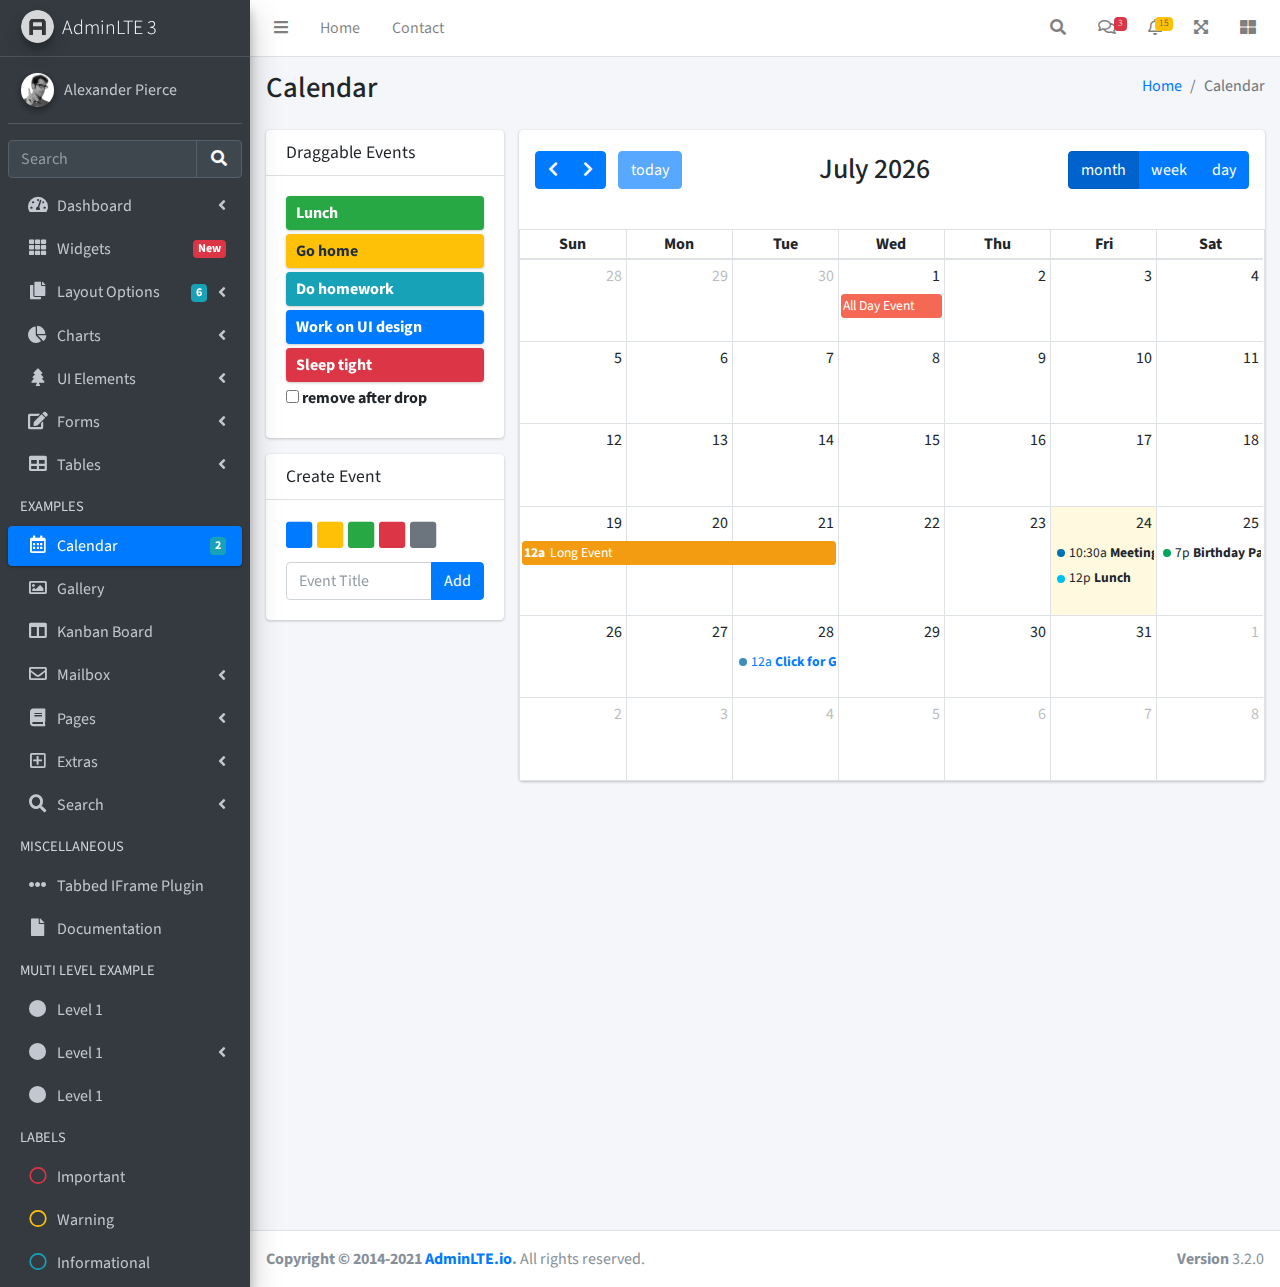
<file: public/adm/pages/calendar.html>
<!DOCTYPE html>
<html lang="en">
<head>
  <meta charset="utf-8">
  <meta name="viewport" content="width=device-width, initial-scale=1">
  <title>AdminLTE 3 | Calendar</title>

  <!-- Google Font: Source Sans Pro -->
  <link rel="stylesheet" href="https://fonts.googleapis.com/css?family=Source+Sans+Pro:300,400,400i,700&display=fallback">
  <!-- Font Awesome -->
  <link rel="stylesheet" href="../plugins/fontawesome-free/css/all.min.css">
  <!-- fullCalendar -->
  <link rel="stylesheet" href="../plugins/fullcalendar/main.css">
  <!-- Theme style -->
  <link rel="stylesheet" href="../dist/css/adminlte.min.css">
</head>
<body class="hold-transition sidebar-mini">
<div class="wrapper">
  <!-- Navbar -->
  <nav class="main-header navbar navbar-expand navbar-white navbar-light">
    <!-- Left navbar links -->
    <ul class="navbar-nav">
      <li class="nav-item">
        <a class="nav-link" data-widget="pushmenu" href="#" role="button"><i class="fas fa-bars"></i></a>
      </li>
      <li class="nav-item d-none d-sm-inline-block">
        <a href="../index3.html" class="nav-link">Home</a>
      </li>
      <li class="nav-item d-none d-sm-inline-block">
        <a href="#" class="nav-link">Contact</a>
      </li>
    </ul>

    <!-- Right navbar links -->
    <ul class="navbar-nav ml-auto">
      <!-- Navbar Search -->
      <li class="nav-item">
        <a class="nav-link" data-widget="navbar-search" href="#" role="button">
          <i class="fas fa-search"></i>
        </a>
        <div class="navbar-search-block">
          <form class="form-inline">
            <div class="input-group input-group-sm">
              <input class="form-control form-control-navbar" type="search" placeholder="Search" aria-label="Search">
              <div class="input-group-append">
                <button class="btn btn-navbar" type="submit">
                  <i class="fas fa-search"></i>
                </button>
                <button class="btn btn-navbar" type="button" data-widget="navbar-search">
                  <i class="fas fa-times"></i>
                </button>
              </div>
            </div>
          </form>
        </div>
      </li>

      <!-- Messages Dropdown Menu -->
      <li class="nav-item dropdown">
        <a class="nav-link" data-toggle="dropdown" href="#">
          <i class="far fa-comments"></i>
          <span class="badge badge-danger navbar-badge">3</span>
        </a>
        <div class="dropdown-menu dropdown-menu-lg dropdown-menu-right">
          <a href="#" class="dropdown-item">
            <!-- Message Start -->
            <div class="media">
              <img src="../dist/img/user1-128x128.jpg" alt="User Avatar" class="img-size-50 mr-3 img-circle">
              <div class="media-body">
                <h3 class="dropdown-item-title">
                  Brad Diesel
                  <span class="float-right text-sm text-danger"><i class="fas fa-star"></i></span>
                </h3>
                <p class="text-sm">Call me whenever you can...</p>
                <p class="text-sm text-muted"><i class="far fa-clock mr-1"></i> 4 Hours Ago</p>
              </div>
            </div>
            <!-- Message End -->
          </a>
          <div class="dropdown-divider"></div>
          <a href="#" class="dropdown-item">
            <!-- Message Start -->
            <div class="media">
              <img src="../dist/img/user8-128x128.jpg" alt="User Avatar" class="img-size-50 img-circle mr-3">
              <div class="media-body">
                <h3 class="dropdown-item-title">
                  John Pierce
                  <span class="float-right text-sm text-muted"><i class="fas fa-star"></i></span>
                </h3>
                <p class="text-sm">I got your message bro</p>
                <p class="text-sm text-muted"><i class="far fa-clock mr-1"></i> 4 Hours Ago</p>
              </div>
            </div>
            <!-- Message End -->
          </a>
          <div class="dropdown-divider"></div>
          <a href="#" class="dropdown-item">
            <!-- Message Start -->
            <div class="media">
              <img src="../dist/img/user3-128x128.jpg" alt="User Avatar" class="img-size-50 img-circle mr-3">
              <div class="media-body">
                <h3 class="dropdown-item-title">
                  Nora Silvester
                  <span class="float-right text-sm text-warning"><i class="fas fa-star"></i></span>
                </h3>
                <p class="text-sm">The subject goes here</p>
                <p class="text-sm text-muted"><i class="far fa-clock mr-1"></i> 4 Hours Ago</p>
              </div>
            </div>
            <!-- Message End -->
          </a>
          <div class="dropdown-divider"></div>
          <a href="#" class="dropdown-item dropdown-footer">See All Messages</a>
        </div>
      </li>
      <!-- Notifications Dropdown Menu -->
      <li class="nav-item dropdown">
        <a class="nav-link" data-toggle="dropdown" href="#">
          <i class="far fa-bell"></i>
          <span class="badge badge-warning navbar-badge">15</span>
        </a>
        <div class="dropdown-menu dropdown-menu-lg dropdown-menu-right">
          <span class="dropdown-item dropdown-header">15 Notifications</span>
          <div class="dropdown-divider"></div>
          <a href="#" class="dropdown-item">
            <i class="fas fa-envelope mr-2"></i> 4 new messages
            <span class="float-right text-muted text-sm">3 mins</span>
          </a>
          <div class="dropdown-divider"></div>
          <a href="#" class="dropdown-item">
            <i class="fas fa-users mr-2"></i> 8 friend requests
            <span class="float-right text-muted text-sm">12 hours</span>
          </a>
          <div class="dropdown-divider"></div>
          <a href="#" class="dropdown-item">
            <i class="fas fa-file mr-2"></i> 3 new reports
            <span class="float-right text-muted text-sm">2 days</span>
          </a>
          <div class="dropdown-divider"></div>
          <a href="#" class="dropdown-item dropdown-footer">See All Notifications</a>
        </div>
      </li>
      <li class="nav-item">
        <a class="nav-link" data-widget="fullscreen" href="#" role="button">
          <i class="fas fa-expand-arrows-alt"></i>
        </a>
      </li>
      <li class="nav-item">
        <a class="nav-link" data-widget="control-sidebar" data-slide="true" href="#" role="button">
          <i class="fas fa-th-large"></i>
        </a>
      </li>
    </ul>
  </nav>
  <!-- /.navbar -->

  <!-- Main Sidebar Container -->
  <aside class="main-sidebar sidebar-dark-primary elevation-4">
    <!-- Brand Logo -->
    <a href="../index3.html" class="brand-link">
      <img src="../dist/img/AdminLTELogo.png" alt="AdminLTE Logo" class="brand-image img-circle elevation-3" style="opacity: .8">
      <span class="brand-text font-weight-light">AdminLTE 3</span>
    </a>

    <!-- Sidebar -->
    <div class="sidebar">
      <!-- Sidebar user panel (optional) -->
      <div class="user-panel mt-3 pb-3 mb-3 d-flex">
        <div class="image">
          <img src="../dist/img/user2-160x160.jpg" class="img-circle elevation-2" alt="User Image">
        </div>
        <div class="info">
          <a href="#" class="d-block">Alexander Pierce</a>
        </div>
      </div>

      <!-- SidebarSearch Form -->
      <div class="form-inline">
        <div class="input-group" data-widget="sidebar-search">
          <input class="form-control form-control-sidebar" type="search" placeholder="Search" aria-label="Search">
          <div class="input-group-append">
            <button class="btn btn-sidebar">
              <i class="fas fa-search fa-fw"></i>
            </button>
          </div>
        </div>
      </div>

      <!-- Sidebar Menu -->
      <nav class="mt-2">
        <ul class="nav nav-pills nav-sidebar flex-column" data-widget="treeview" role="menu" data-accordion="false">
          <!-- Add icons to the links using the .nav-icon class
               with font-awesome or any other icon font library -->
          <li class="nav-item">
            <a href="#" class="nav-link">
              <i class="nav-icon fas fa-tachometer-alt"></i>
              <p>
                Dashboard
                <i class="right fas fa-angle-left"></i>
              </p>
            </a>
            <ul class="nav nav-treeview">
              <li class="nav-item">
                <a href="../index.html" class="nav-link">
                  <i class="far fa-circle nav-icon"></i>
                  <p>Dashboard v1</p>
                </a>
              </li>
              <li class="nav-item">
                <a href="../index2.html" class="nav-link">
                  <i class="far fa-circle nav-icon"></i>
                  <p>Dashboard v2</p>
                </a>
              </li>
              <li class="nav-item">
                <a href="../index3.html" class="nav-link">
                  <i class="far fa-circle nav-icon"></i>
                  <p>Dashboard v3</p>
                </a>
              </li>
            </ul>
          </li>
          <li class="nav-item">
            <a href="widgets.html" class="nav-link">
              <i class="nav-icon fas fa-th"></i>
              <p>
                Widgets
                <span class="right badge badge-danger">New</span>
              </p>
            </a>
          </li>
          <li class="nav-item">
            <a href="#" class="nav-link">
              <i class="nav-icon fas fa-copy"></i>
              <p>
                Layout Options
                <i class="fas fa-angle-left right"></i>
                <span class="badge badge-info right">6</span>
              </p>
            </a>
            <ul class="nav nav-treeview">
              <li class="nav-item">
                <a href="layout/top-nav.html" class="nav-link">
                  <i class="far fa-circle nav-icon"></i>
                  <p>Top Navigation</p>
                </a>
              </li>
              <li class="nav-item">
                <a href="layout/top-nav-sidebar.html" class="nav-link">
                  <i class="far fa-circle nav-icon"></i>
                  <p>Top Navigation + Sidebar</p>
                </a>
              </li>
              <li class="nav-item">
                <a href="layout/boxed.html" class="nav-link">
                  <i class="far fa-circle nav-icon"></i>
                  <p>Boxed</p>
                </a>
              </li>
              <li class="nav-item">
                <a href="layout/fixed-sidebar.html" class="nav-link">
                  <i class="far fa-circle nav-icon"></i>
                  <p>Fixed Sidebar</p>
                </a>
              </li>
              <li class="nav-item">
                <a href="layout/fixed-sidebar-custom.html" class="nav-link">
                  <i class="far fa-circle nav-icon"></i>
                  <p>Fixed Sidebar <small>+ Custom Area</small></p>
                </a>
              </li>
              <li class="nav-item">
                <a href="layout/fixed-topnav.html" class="nav-link">
                  <i class="far fa-circle nav-icon"></i>
                  <p>Fixed Navbar</p>
                </a>
              </li>
              <li class="nav-item">
                <a href="layout/fixed-footer.html" class="nav-link">
                  <i class="far fa-circle nav-icon"></i>
                  <p>Fixed Footer</p>
                </a>
              </li>
              <li class="nav-item">
                <a href="layout/collapsed-sidebar.html" class="nav-link">
                  <i class="far fa-circle nav-icon"></i>
                  <p>Collapsed Sidebar</p>
                </a>
              </li>
            </ul>
          </li>
          <li class="nav-item">
            <a href="#" class="nav-link">
              <i class="nav-icon fas fa-chart-pie"></i>
              <p>
                Charts
                <i class="right fas fa-angle-left"></i>
              </p>
            </a>
            <ul class="nav nav-treeview">
              <li class="nav-item">
                <a href="charts/chartjs.html" class="nav-link">
                  <i class="far fa-circle nav-icon"></i>
                  <p>ChartJS</p>
                </a>
              </li>
              <li class="nav-item">
                <a href="charts/flot.html" class="nav-link">
                  <i class="far fa-circle nav-icon"></i>
                  <p>Flot</p>
                </a>
              </li>
              <li class="nav-item">
                <a href="charts/inline.html" class="nav-link">
                  <i class="far fa-circle nav-icon"></i>
                  <p>Inline</p>
                </a>
              </li>
              <li class="nav-item">
                <a href="charts/uplot.html" class="nav-link">
                  <i class="far fa-circle nav-icon"></i>
                  <p>uPlot</p>
                </a>
              </li>
            </ul>
          </li>
          <li class="nav-item">
            <a href="#" class="nav-link">
              <i class="nav-icon fas fa-tree"></i>
              <p>
                UI Elements
                <i class="fas fa-angle-left right"></i>
              </p>
            </a>
            <ul class="nav nav-treeview">
              <li class="nav-item">
                <a href="UI/general.html" class="nav-link">
                  <i class="far fa-circle nav-icon"></i>
                  <p>General</p>
                </a>
              </li>
              <li class="nav-item">
                <a href="UI/icons.html" class="nav-link">
                  <i class="far fa-circle nav-icon"></i>
                  <p>Icons</p>
                </a>
              </li>
              <li class="nav-item">
                <a href="UI/buttons.html" class="nav-link">
                  <i class="far fa-circle nav-icon"></i>
                  <p>Buttons</p>
                </a>
              </li>
              <li class="nav-item">
                <a href="UI/sliders.html" class="nav-link">
                  <i class="far fa-circle nav-icon"></i>
                  <p>Sliders</p>
                </a>
              </li>
              <li class="nav-item">
                <a href="UI/modals.html" class="nav-link">
                  <i class="far fa-circle nav-icon"></i>
                  <p>Modals & Alerts</p>
                </a>
              </li>
              <li class="nav-item">
                <a href="UI/navbar.html" class="nav-link">
                  <i class="far fa-circle nav-icon"></i>
                  <p>Navbar & Tabs</p>
                </a>
              </li>
              <li class="nav-item">
                <a href="UI/timeline.html" class="nav-link">
                  <i class="far fa-circle nav-icon"></i>
                  <p>Timeline</p>
                </a>
              </li>
              <li class="nav-item">
                <a href="UI/ribbons.html" class="nav-link">
                  <i class="far fa-circle nav-icon"></i>
                  <p>Ribbons</p>
                </a>
              </li>
            </ul>
          </li>
          <li class="nav-item">
            <a href="#" class="nav-link">
              <i class="nav-icon fas fa-edit"></i>
              <p>
                Forms
                <i class="fas fa-angle-left right"></i>
              </p>
            </a>
            <ul class="nav nav-treeview">
              <li class="nav-item">
                <a href="forms/general.html" class="nav-link">
                  <i class="far fa-circle nav-icon"></i>
                  <p>General Elements</p>
                </a>
              </li>
              <li class="nav-item">
                <a href="forms/advanced.html" class="nav-link">
                  <i class="far fa-circle nav-icon"></i>
                  <p>Advanced Elements</p>
                </a>
              </li>
              <li class="nav-item">
                <a href="forms/editors.html" class="nav-link">
                  <i class="far fa-circle nav-icon"></i>
                  <p>Editors</p>
                </a>
              </li>
              <li class="nav-item">
                <a href="forms/validation.html" class="nav-link">
                  <i class="far fa-circle nav-icon"></i>
                  <p>Validation</p>
                </a>
              </li>
            </ul>
          </li>
          <li class="nav-item">
            <a href="#" class="nav-link">
              <i class="nav-icon fas fa-table"></i>
              <p>
                Tables
                <i class="fas fa-angle-left right"></i>
              </p>
            </a>
            <ul class="nav nav-treeview">
              <li class="nav-item">
                <a href="tables/simple.html" class="nav-link">
                  <i class="far fa-circle nav-icon"></i>
                  <p>Simple Tables</p>
                </a>
              </li>
              <li class="nav-item">
                <a href="tables/data.html" class="nav-link">
                  <i class="far fa-circle nav-icon"></i>
                  <p>DataTables</p>
                </a>
              </li>
              <li class="nav-item">
                <a href="tables/jsgrid.html" class="nav-link">
                  <i class="far fa-circle nav-icon"></i>
                  <p>jsGrid</p>
                </a>
              </li>
            </ul>
          </li>
          <li class="nav-header">EXAMPLES</li>
          <li class="nav-item">
            <a href="calendar.html" class="nav-link active">
              <i class="nav-icon far fa-calendar-alt"></i>
              <p>
                Calendar
                <span class="badge badge-info right">2</span>
              </p>
            </a>
          </li>
          <li class="nav-item">
            <a href="gallery.html" class="nav-link">
              <i class="nav-icon far fa-image"></i>
              <p>
                Gallery
              </p>
            </a>
          </li>
          <li class="nav-item">
            <a href="kanban.html" class="nav-link">
              <i class="nav-icon fas fa-columns"></i>
              <p>
                Kanban Board
              </p>
            </a>
          </li>
          <li class="nav-item">
            <a href="#" class="nav-link">
              <i class="nav-icon far fa-envelope"></i>
              <p>
                Mailbox
                <i class="fas fa-angle-left right"></i>
              </p>
            </a>
            <ul class="nav nav-treeview">
              <li class="nav-item">
                <a href="mailbox/mailbox.html" class="nav-link">
                  <i class="far fa-circle nav-icon"></i>
                  <p>Inbox</p>
                </a>
              </li>
              <li class="nav-item">
                <a href="mailbox/compose.html" class="nav-link">
                  <i class="far fa-circle nav-icon"></i>
                  <p>Compose</p>
                </a>
              </li>
              <li class="nav-item">
                <a href="mailbox/read-mail.html" class="nav-link">
                  <i class="far fa-circle nav-icon"></i>
                  <p>Read</p>
                </a>
              </li>
            </ul>
          </li>
          <li class="nav-item">
            <a href="#" class="nav-link">
              <i class="nav-icon fas fa-book"></i>
              <p>
                Pages
                <i class="fas fa-angle-left right"></i>
              </p>
            </a>
            <ul class="nav nav-treeview">
              <li class="nav-item">
                <a href="examples/invoice.html" class="nav-link">
                  <i class="far fa-circle nav-icon"></i>
                  <p>Invoice</p>
                </a>
              </li>
              <li class="nav-item">
                <a href="examples/profile.html" class="nav-link">
                  <i class="far fa-circle nav-icon"></i>
                  <p>Profile</p>
                </a>
              </li>
              <li class="nav-item">
                <a href="examples/e-commerce.html" class="nav-link">
                  <i class="far fa-circle nav-icon"></i>
                  <p>E-commerce</p>
                </a>
              </li>
              <li class="nav-item">
                <a href="examples/projects.html" class="nav-link">
                  <i class="far fa-circle nav-icon"></i>
                  <p>Projects</p>
                </a>
              </li>
              <li class="nav-item">
                <a href="examples/project-add.html" class="nav-link">
                  <i class="far fa-circle nav-icon"></i>
                  <p>Project Add</p>
                </a>
              </li>
              <li class="nav-item">
                <a href="examples/project-edit.html" class="nav-link">
                  <i class="far fa-circle nav-icon"></i>
                  <p>Project Edit</p>
                </a>
              </li>
              <li class="nav-item">
                <a href="examples/project-detail.html" class="nav-link">
                  <i class="far fa-circle nav-icon"></i>
                  <p>Project Detail</p>
                </a>
              </li>
              <li class="nav-item">
                <a href="examples/contacts.html" class="nav-link">
                  <i class="far fa-circle nav-icon"></i>
                  <p>Contacts</p>
                </a>
              </li>
              <li class="nav-item">
                <a href="examples/faq.html" class="nav-link">
                  <i class="far fa-circle nav-icon"></i>
                  <p>FAQ</p>
                </a>
              </li>
              <li class="nav-item">
                <a href="examples/contact-us.html" class="nav-link">
                  <i class="far fa-circle nav-icon"></i>
                  <p>Contact us</p>
                </a>
              </li>
            </ul>
          </li>
          <li class="nav-item">
            <a href="#" class="nav-link">
              <i class="nav-icon far fa-plus-square"></i>
              <p>
                Extras
                <i class="fas fa-angle-left right"></i>
              </p>
            </a>
            <ul class="nav nav-treeview">
              <li class="nav-item">
                <a href="#" class="nav-link">
                  <i class="far fa-circle nav-icon"></i>
                  <p>
                    Login & Register v1
                    <i class="fas fa-angle-left right"></i>
                  </p>
                </a>
                <ul class="nav nav-treeview">
                  <li class="nav-item">
                    <a href="examples/login.html" class="nav-link">
                      <i class="far fa-circle nav-icon"></i>
                      <p>Login v1</p>
                    </a>
                  </li>
                  <li class="nav-item">
                    <a href="examples/register.html" class="nav-link">
                      <i class="far fa-circle nav-icon"></i>
                      <p>Register v1</p>
                    </a>
                  </li>
                  <li class="nav-item">
                    <a href="examples/forgot-password.html" class="nav-link">
                      <i class="far fa-circle nav-icon"></i>
                      <p>Forgot Password v1</p>
                    </a>
                  </li>
                  <li class="nav-item">
                    <a href="examples/recover-password.html" class="nav-link">
                      <i class="far fa-circle nav-icon"></i>
                      <p>Recover Password v1</p>
                    </a>
                  </li>
                </ul>
              </li>
              <li class="nav-item">
                <a href="#" class="nav-link">
                  <i class="far fa-circle nav-icon"></i>
                  <p>
                    Login & Register v2
                    <i class="fas fa-angle-left right"></i>
                  </p>
                </a>
                <ul class="nav nav-treeview">
                  <li class="nav-item">
                    <a href="examples/login-v2.html" class="nav-link">
                      <i class="far fa-circle nav-icon"></i>
                      <p>Login v2</p>
                    </a>
                  </li>
                  <li class="nav-item">
                    <a href="examples/register-v2.html" class="nav-link">
                      <i class="far fa-circle nav-icon"></i>
                      <p>Register v2</p>
                    </a>
                  </li>
                  <li class="nav-item">
                    <a href="examples/forgot-password-v2.html" class="nav-link">
                      <i class="far fa-circle nav-icon"></i>
                      <p>Forgot Password v2</p>
                    </a>
                  </li>
                  <li class="nav-item">
                    <a href="examples/recover-password-v2.html" class="nav-link">
                      <i class="far fa-circle nav-icon"></i>
                      <p>Recover Password v2</p>
                    </a>
                  </li>
                </ul>
              </li>
              <li class="nav-item">
                <a href="examples/lockscreen.html" class="nav-link">
                  <i class="far fa-circle nav-icon"></i>
                  <p>Lockscreen</p>
                </a>
              </li>
              <li class="nav-item">
                <a href="examples/legacy-user-menu.html" class="nav-link">
                  <i class="far fa-circle nav-icon"></i>
                  <p>Legacy User Menu</p>
                </a>
              </li>
              <li class="nav-item">
                <a href="examples/language-menu.html" class="nav-link">
                  <i class="far fa-circle nav-icon"></i>
                  <p>Language Menu</p>
                </a>
              </li>
              <li class="nav-item">
                <a href="examples/404.html" class="nav-link">
                  <i class="far fa-circle nav-icon"></i>
                  <p>Error 404</p>
                </a>
              </li>
              <li class="nav-item">
                <a href="examples/500.html" class="nav-link">
                  <i class="far fa-circle nav-icon"></i>
                  <p>Error 500</p>
                </a>
              </li>
              <li class="nav-item">
                <a href="examples/pace.html" class="nav-link">
                  <i class="far fa-circle nav-icon"></i>
                  <p>Pace</p>
                </a>
              </li>
              <li class="nav-item">
                <a href="examples/blank.html" class="nav-link">
                  <i class="far fa-circle nav-icon"></i>
                  <p>Blank Page</p>
                </a>
              </li>
              <li class="nav-item">
                <a href="../starter.html" class="nav-link">
                  <i class="far fa-circle nav-icon"></i>
                  <p>Starter Page</p>
                </a>
              </li>
            </ul>
          </li>
          <li class="nav-item">
            <a href="#" class="nav-link">
              <i class="nav-icon fas fa-search"></i>
              <p>
                Search
                <i class="fas fa-angle-left right"></i>
              </p>
            </a>
            <ul class="nav nav-treeview">
              <li class="nav-item">
                <a href="search/simple.html" class="nav-link">
                  <i class="far fa-circle nav-icon"></i>
                  <p>Simple Search</p>
                </a>
              </li>
              <li class="nav-item">
                <a href="search/enhanced.html" class="nav-link">
                  <i class="far fa-circle nav-icon"></i>
                  <p>Enhanced</p>
                </a>
              </li>
            </ul>
          </li>
          <li class="nav-header">MISCELLANEOUS</li>
          <li class="nav-item">
            <a href="../iframe.html" class="nav-link">
              <i class="nav-icon fas fa-ellipsis-h"></i>
              <p>Tabbed IFrame Plugin</p>
            </a>
          </li>
          <li class="nav-item">
            <a href="https://adminlte.io/docs/3.1/" class="nav-link">
              <i class="nav-icon fas fa-file"></i>
              <p>Documentation</p>
            </a>
          </li>
          <li class="nav-header">MULTI LEVEL EXAMPLE</li>
          <li class="nav-item">
            <a href="#" class="nav-link">
              <i class="fas fa-circle nav-icon"></i>
              <p>Level 1</p>
            </a>
          </li>
          <li class="nav-item">
            <a href="#" class="nav-link">
              <i class="nav-icon fas fa-circle"></i>
              <p>
                Level 1
                <i class="right fas fa-angle-left"></i>
              </p>
            </a>
            <ul class="nav nav-treeview">
              <li class="nav-item">
                <a href="#" class="nav-link">
                  <i class="far fa-circle nav-icon"></i>
                  <p>Level 2</p>
                </a>
              </li>
              <li class="nav-item">
                <a href="#" class="nav-link">
                  <i class="far fa-circle nav-icon"></i>
                  <p>
                    Level 2
                    <i class="right fas fa-angle-left"></i>
                  </p>
                </a>
                <ul class="nav nav-treeview">
                  <li class="nav-item">
                    <a href="#" class="nav-link">
                      <i class="far fa-dot-circle nav-icon"></i>
                      <p>Level 3</p>
                    </a>
                  </li>
                  <li class="nav-item">
                    <a href="#" class="nav-link">
                      <i class="far fa-dot-circle nav-icon"></i>
                      <p>Level 3</p>
                    </a>
                  </li>
                  <li class="nav-item">
                    <a href="#" class="nav-link">
                      <i class="far fa-dot-circle nav-icon"></i>
                      <p>Level 3</p>
                    </a>
                  </li>
                </ul>
              </li>
              <li class="nav-item">
                <a href="#" class="nav-link">
                  <i class="far fa-circle nav-icon"></i>
                  <p>Level 2</p>
                </a>
              </li>
            </ul>
          </li>
          <li class="nav-item">
            <a href="#" class="nav-link">
              <i class="fas fa-circle nav-icon"></i>
              <p>Level 1</p>
            </a>
          </li>
          <li class="nav-header">LABELS</li>
          <li class="nav-item">
            <a href="#" class="nav-link">
              <i class="nav-icon far fa-circle text-danger"></i>
              <p class="text">Important</p>
            </a>
          </li>
          <li class="nav-item">
            <a href="#" class="nav-link">
              <i class="nav-icon far fa-circle text-warning"></i>
              <p>Warning</p>
            </a>
          </li>
          <li class="nav-item">
            <a href="#" class="nav-link">
              <i class="nav-icon far fa-circle text-info"></i>
              <p>Informational</p>
            </a>
          </li>
        </ul>
      </nav>
      <!-- /.sidebar-menu -->
    </div>
    <!-- /.sidebar -->
  </aside>

  <!-- Content Wrapper. Contains page content -->
  <div class="content-wrapper">
    <!-- Content Header (Page header) -->
    <section class="content-header">
      <div class="container-fluid">
        <div class="row mb-2">
          <div class="col-sm-6">
            <h1>Calendar</h1>
          </div>
          <div class="col-sm-6">
            <ol class="breadcrumb float-sm-right">
              <li class="breadcrumb-item"><a href="#">Home</a></li>
              <li class="breadcrumb-item active">Calendar</li>
            </ol>
          </div>
        </div>
      </div><!-- /.container-fluid -->
    </section>

    <!-- Main content -->
    <section class="content">
      <div class="container-fluid">
        <div class="row">
          <div class="col-md-3">
            <div class="sticky-top mb-3">
              <div class="card">
                <div class="card-header">
                  <h4 class="card-title">Draggable Events</h4>
                </div>
                <div class="card-body">
                  <!-- the events -->
                  <div id="external-events">
                    <div class="external-event bg-success">Lunch</div>
                    <div class="external-event bg-warning">Go home</div>
                    <div class="external-event bg-info">Do homework</div>
                    <div class="external-event bg-primary">Work on UI design</div>
                    <div class="external-event bg-danger">Sleep tight</div>
                    <div class="checkbox">
                      <label for="drop-remove">
                        <input type="checkbox" id="drop-remove">
                        remove after drop
                      </label>
                    </div>
                  </div>
                </div>
                <!-- /.card-body -->
              </div>
              <!-- /.card -->
              <div class="card">
                <div class="card-header">
                  <h3 class="card-title">Create Event</h3>
                </div>
                <div class="card-body">
                  <div class="btn-group" style="width: 100%; margin-bottom: 10px;">
                    <ul class="fc-color-picker" id="color-chooser">
                      <li><a class="text-primary" href="#"><i class="fas fa-square"></i></a></li>
                      <li><a class="text-warning" href="#"><i class="fas fa-square"></i></a></li>
                      <li><a class="text-success" href="#"><i class="fas fa-square"></i></a></li>
                      <li><a class="text-danger" href="#"><i class="fas fa-square"></i></a></li>
                      <li><a class="text-muted" href="#"><i class="fas fa-square"></i></a></li>
                    </ul>
                  </div>
                  <!-- /btn-group -->
                  <div class="input-group">
                    <input id="new-event" type="text" class="form-control" placeholder="Event Title">

                    <div class="input-group-append">
                      <button id="add-new-event" type="button" class="btn btn-primary">Add</button>
                    </div>
                    <!-- /btn-group -->
                  </div>
                  <!-- /input-group -->
                </div>
              </div>
            </div>
          </div>
          <!-- /.col -->
          <div class="col-md-9">
            <div class="card card-primary">
              <div class="card-body p-0">
                <!-- THE CALENDAR -->
                <div id="calendar"></div>
              </div>
              <!-- /.card-body -->
            </div>
            <!-- /.card -->
          </div>
          <!-- /.col -->
        </div>
        <!-- /.row -->
      </div><!-- /.container-fluid -->
    </section>
    <!-- /.content -->
  </div>
  <!-- /.content-wrapper -->

  <footer class="main-footer">
    <div class="float-right d-none d-sm-block">
      <b>Version</b> 3.2.0
    </div>
    <strong>Copyright &copy; 2014-2021 <a href="https://adminlte.io">AdminLTE.io</a>.</strong> All rights reserved.
  </footer>

  <!-- Control Sidebar -->
  <aside class="control-sidebar control-sidebar-dark">
    <!-- Control sidebar content goes here -->
  </aside>
  <!-- /.control-sidebar -->
</div>
<!-- ./wrapper -->

<!-- jQuery -->
<script src="../plugins/jquery/jquery.min.js"></script>
<!-- Bootstrap -->
<script src="../plugins/bootstrap/js/bootstrap.bundle.min.js"></script>
<!-- jQuery UI -->
<script src="../plugins/jquery-ui/jquery-ui.min.js"></script>
<!-- AdminLTE App -->
<script src="../dist/js/adminlte.min.js"></script>
<!-- fullCalendar 2.2.5 -->
<script src="../plugins/moment/moment.min.js"></script>
<script src="../plugins/fullcalendar/main.js"></script>
<!-- AdminLTE for demo purposes -->
<script src="../dist/js/demo.js"></script>
<!-- Page specific script -->
<script>
  $(function () {

    /* initialize the external events
     -----------------------------------------------------------------*/
    function ini_events(ele) {
      ele.each(function () {

        // create an Event Object (https://fullcalendar.io/docs/event-object)
        // it doesn't need to have a start or end
        var eventObject = {
          title: $.trim($(this).text()) // use the element's text as the event title
        }

        // store the Event Object in the DOM element so we can get to it later
        $(this).data('eventObject', eventObject)

        // make the event draggable using jQuery UI
        $(this).draggable({
          zIndex        : 1070,
          revert        : true, // will cause the event to go back to its
          revertDuration: 0  //  original position after the drag
        })

      })
    }

    ini_events($('#external-events div.external-event'))

    /* initialize the calendar
     -----------------------------------------------------------------*/
    //Date for the calendar events (dummy data)
    var date = new Date()
    var d    = date.getDate(),
        m    = date.getMonth(),
        y    = date.getFullYear()

    var Calendar = FullCalendar.Calendar;
    var Draggable = FullCalendar.Draggable;

    var containerEl = document.getElementById('external-events');
    var checkbox = document.getElementById('drop-remove');
    var calendarEl = document.getElementById('calendar');

    // initialize the external events
    // -----------------------------------------------------------------

    new Draggable(containerEl, {
      itemSelector: '.external-event',
      eventData: function(eventEl) {
        return {
          title: eventEl.innerText,
          backgroundColor: window.getComputedStyle( eventEl ,null).getPropertyValue('background-color'),
          borderColor: window.getComputedStyle( eventEl ,null).getPropertyValue('background-color'),
          textColor: window.getComputedStyle( eventEl ,null).getPropertyValue('color'),
        };
      }
    });

    var calendar = new Calendar(calendarEl, {
      headerToolbar: {
        left  : 'prev,next today',
        center: 'title',
        right : 'dayGridMonth,timeGridWeek,timeGridDay'
      },
      themeSystem: 'bootstrap',
      //Random default events
      events: [
        {
          title          : 'All Day Event',
          start          : new Date(y, m, 1),
          backgroundColor: '#f56954', //red
          borderColor    : '#f56954', //red
          allDay         : true
        },
        {
          title          : 'Long Event',
          start          : new Date(y, m, d - 5),
          end            : new Date(y, m, d - 2),
          backgroundColor: '#f39c12', //yellow
          borderColor    : '#f39c12' //yellow
        },
        {
          title          : 'Meeting',
          start          : new Date(y, m, d, 10, 30),
          allDay         : false,
          backgroundColor: '#0073b7', //Blue
          borderColor    : '#0073b7' //Blue
        },
        {
          title          : 'Lunch',
          start          : new Date(y, m, d, 12, 0),
          end            : new Date(y, m, d, 14, 0),
          allDay         : false,
          backgroundColor: '#00c0ef', //Info (aqua)
          borderColor    : '#00c0ef' //Info (aqua)
        },
        {
          title          : 'Birthday Party',
          start          : new Date(y, m, d + 1, 19, 0),
          end            : new Date(y, m, d + 1, 22, 30),
          allDay         : false,
          backgroundColor: '#00a65a', //Success (green)
          borderColor    : '#00a65a' //Success (green)
        },
        {
          title          : 'Click for Google',
          start          : new Date(y, m, 28),
          end            : new Date(y, m, 29),
          url            : 'https://www.google.com/',
          backgroundColor: '#3c8dbc', //Primary (light-blue)
          borderColor    : '#3c8dbc' //Primary (light-blue)
        }
      ],
      editable  : true,
      droppable : true, // this allows things to be dropped onto the calendar !!!
      drop      : function(info) {
        // is the "remove after drop" checkbox checked?
        if (checkbox.checked) {
          // if so, remove the element from the "Draggable Events" list
          info.draggedEl.parentNode.removeChild(info.draggedEl);
        }
      }
    });

    calendar.render();
    // $('#calendar').fullCalendar()

    /* ADDING EVENTS */
    var currColor = '#3c8dbc' //Red by default
    // Color chooser button
    $('#color-chooser > li > a').click(function (e) {
      e.preventDefault()
      // Save color
      currColor = $(this).css('color')
      // Add color effect to button
      $('#add-new-event').css({
        'background-color': currColor,
        'border-color'    : currColor
      })
    })
    $('#add-new-event').click(function (e) {
      e.preventDefault()
      // Get value and make sure it is not null
      var val = $('#new-event').val()
      if (val.length == 0) {
        return
      }

      // Create events
      var event = $('<div />')
      event.css({
        'background-color': currColor,
        'border-color'    : currColor,
        'color'           : '#fff'
      }).addClass('external-event')
      event.text(val)
      $('#external-events').prepend(event)

      // Add draggable funtionality
      ini_events(event)

      // Remove event from text input
      $('#new-event').val('')
    })
  })
</script>
</body>
</html>
</file>
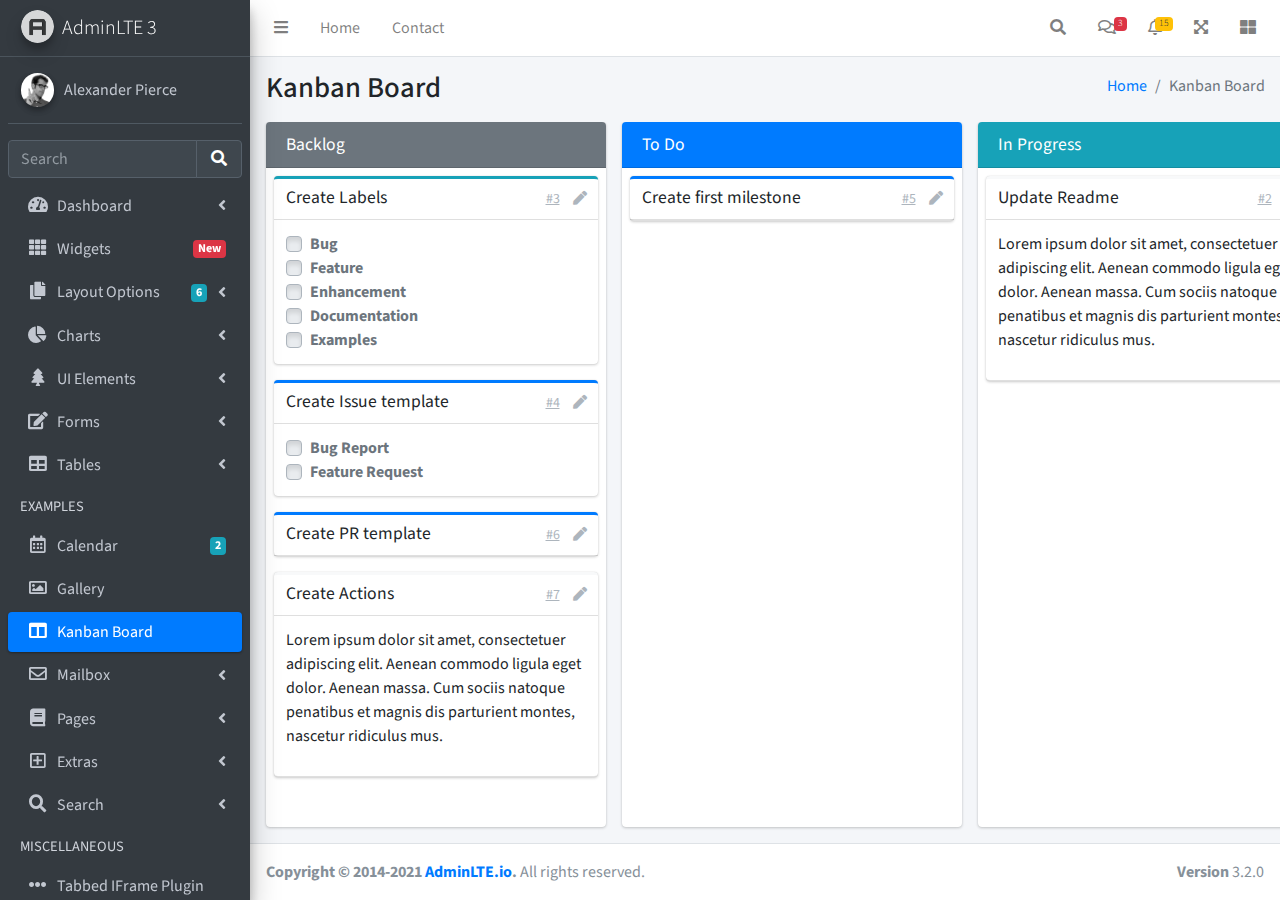
<file: public/adm/pages/kanban.html>
<!DOCTYPE html>
<html lang="en">
<head>
  <meta charset="utf-8">
  <meta name="viewport" content="width=device-width, initial-scale=1">
  <title>AdminLTE 3 | Kanban Board</title>

  <!-- Google Font: Source Sans Pro -->
  <link rel="stylesheet" href="https://fonts.googleapis.com/css?family=Source+Sans+Pro:300,400,400i,700&display=fallback">
  <!-- Font Awesome -->
  <link rel="stylesheet" href="../plugins/fontawesome-free/css/all.min.css">
  <!-- Ekko Lightbox -->
  <link rel="stylesheet" href="../plugins/ekko-lightbox/ekko-lightbox.css">
  <!-- Theme style -->
  <link rel="stylesheet" href="../dist/css/adminlte.min.css">
  <!-- overlayScrollbars -->
  <link rel="stylesheet" href="../plugins/overlayScrollbars/css/OverlayScrollbars.min.css">
</head>
<body class="hold-transition sidebar-mini layout-fixed">
<div class="wrapper">
  <!-- Navbar -->
  <nav class="main-header navbar navbar-expand navbar-white navbar-light">
    <!-- Left navbar links -->
    <ul class="navbar-nav">
      <li class="nav-item">
        <a class="nav-link" data-widget="pushmenu" href="#" role="button"><i class="fas fa-bars"></i></a>
      </li>
      <li class="nav-item d-none d-sm-inline-block">
        <a href="../index3.html" class="nav-link">Home</a>
      </li>
      <li class="nav-item d-none d-sm-inline-block">
        <a href="#" class="nav-link">Contact</a>
      </li>
    </ul>

    <!-- Right navbar links -->
    <ul class="navbar-nav ml-auto">
      <!-- Navbar Search -->
      <li class="nav-item">
        <a class="nav-link" data-widget="navbar-search" href="#" role="button">
          <i class="fas fa-search"></i>
        </a>
        <div class="navbar-search-block">
          <form class="form-inline">
            <div class="input-group input-group-sm">
              <input class="form-control form-control-navbar" type="search" placeholder="Search" aria-label="Search">
              <div class="input-group-append">
                <button class="btn btn-navbar" type="submit">
                  <i class="fas fa-search"></i>
                </button>
                <button class="btn btn-navbar" type="button" data-widget="navbar-search">
                  <i class="fas fa-times"></i>
                </button>
              </div>
            </div>
          </form>
        </div>
      </li>

      <!-- Messages Dropdown Menu -->
      <li class="nav-item dropdown">
        <a class="nav-link" data-toggle="dropdown" href="#">
          <i class="far fa-comments"></i>
          <span class="badge badge-danger navbar-badge">3</span>
        </a>
        <div class="dropdown-menu dropdown-menu-lg dropdown-menu-right">
          <a href="#" class="dropdown-item">
            <!-- Message Start -->
            <div class="media">
              <img src="../dist/img/user1-128x128.jpg" alt="User Avatar" class="img-size-50 mr-3 img-circle">
              <div class="media-body">
                <h3 class="dropdown-item-title">
                  Brad Diesel
                  <span class="float-right text-sm text-danger"><i class="fas fa-star"></i></span>
                </h3>
                <p class="text-sm">Call me whenever you can...</p>
                <p class="text-sm text-muted"><i class="far fa-clock mr-1"></i> 4 Hours Ago</p>
              </div>
            </div>
            <!-- Message End -->
          </a>
          <div class="dropdown-divider"></div>
          <a href="#" class="dropdown-item">
            <!-- Message Start -->
            <div class="media">
              <img src="../dist/img/user8-128x128.jpg" alt="User Avatar" class="img-size-50 img-circle mr-3">
              <div class="media-body">
                <h3 class="dropdown-item-title">
                  John Pierce
                  <span class="float-right text-sm text-muted"><i class="fas fa-star"></i></span>
                </h3>
                <p class="text-sm">I got your message bro</p>
                <p class="text-sm text-muted"><i class="far fa-clock mr-1"></i> 4 Hours Ago</p>
              </div>
            </div>
            <!-- Message End -->
          </a>
          <div class="dropdown-divider"></div>
          <a href="#" class="dropdown-item">
            <!-- Message Start -->
            <div class="media">
              <img src="../dist/img/user3-128x128.jpg" alt="User Avatar" class="img-size-50 img-circle mr-3">
              <div class="media-body">
                <h3 class="dropdown-item-title">
                  Nora Silvester
                  <span class="float-right text-sm text-warning"><i class="fas fa-star"></i></span>
                </h3>
                <p class="text-sm">The subject goes here</p>
                <p class="text-sm text-muted"><i class="far fa-clock mr-1"></i> 4 Hours Ago</p>
              </div>
            </div>
            <!-- Message End -->
          </a>
          <div class="dropdown-divider"></div>
          <a href="#" class="dropdown-item dropdown-footer">See All Messages</a>
        </div>
      </li>
      <!-- Notifications Dropdown Menu -->
      <li class="nav-item dropdown">
        <a class="nav-link" data-toggle="dropdown" href="#">
          <i class="far fa-bell"></i>
          <span class="badge badge-warning navbar-badge">15</span>
        </a>
        <div class="dropdown-menu dropdown-menu-lg dropdown-menu-right">
          <span class="dropdown-item dropdown-header">15 Notifications</span>
          <div class="dropdown-divider"></div>
          <a href="#" class="dropdown-item">
            <i class="fas fa-envelope mr-2"></i> 4 new messages
            <span class="float-right text-muted text-sm">3 mins</span>
          </a>
          <div class="dropdown-divider"></div>
          <a href="#" class="dropdown-item">
            <i class="fas fa-users mr-2"></i> 8 friend requests
            <span class="float-right text-muted text-sm">12 hours</span>
          </a>
          <div class="dropdown-divider"></div>
          <a href="#" class="dropdown-item">
            <i class="fas fa-file mr-2"></i> 3 new reports
            <span class="float-right text-muted text-sm">2 days</span>
          </a>
          <div class="dropdown-divider"></div>
          <a href="#" class="dropdown-item dropdown-footer">See All Notifications</a>
        </div>
      </li>
      <li class="nav-item">
        <a class="nav-link" data-widget="fullscreen" href="#" role="button">
          <i class="fas fa-expand-arrows-alt"></i>
        </a>
      </li>
      <li class="nav-item">
        <a class="nav-link" data-widget="control-sidebar" data-slide="true" href="#" role="button">
          <i class="fas fa-th-large"></i>
        </a>
      </li>
    </ul>
  </nav>
  <!-- /.navbar -->

  <!-- Main Sidebar Container -->
  <aside class="main-sidebar sidebar-dark-primary elevation-4">
    <!-- Brand Logo -->
    <a href="../index3.html" class="brand-link">
      <img src="../dist/img/AdminLTELogo.png" alt="AdminLTE Logo" class="brand-image img-circle elevation-3" style="opacity: .8">
      <span class="brand-text font-weight-light">AdminLTE 3</span>
    </a>

    <!-- Sidebar -->
    <div class="sidebar">
      <!-- Sidebar user panel (optional) -->
      <div class="user-panel mt-3 pb-3 mb-3 d-flex">
        <div class="image">
          <img src="../dist/img/user2-160x160.jpg" class="img-circle elevation-2" alt="User Image">
        </div>
        <div class="info">
          <a href="#" class="d-block">Alexander Pierce</a>
        </div>
      </div>

      <!-- SidebarSearch Form -->
      <div class="form-inline">
        <div class="input-group" data-widget="sidebar-search">
          <input class="form-control form-control-sidebar" type="search" placeholder="Search" aria-label="Search">
          <div class="input-group-append">
            <button class="btn btn-sidebar">
              <i class="fas fa-search fa-fw"></i>
            </button>
          </div>
        </div>
      </div>

      <!-- Sidebar Menu -->
      <nav class="mt-2">
        <ul class="nav nav-pills nav-sidebar flex-column" data-widget="treeview" role="menu" data-accordion="false">
          <!-- Add icons to the links using the .nav-icon class
               with font-awesome or any other icon font library -->
          <li class="nav-item">
            <a href="#" class="nav-link">
              <i class="nav-icon fas fa-tachometer-alt"></i>
              <p>
                Dashboard
                <i class="right fas fa-angle-left"></i>
              </p>
            </a>
            <ul class="nav nav-treeview">
              <li class="nav-item">
                <a href="../index.html" class="nav-link">
                  <i class="far fa-circle nav-icon"></i>
                  <p>Dashboard v1</p>
                </a>
              </li>
              <li class="nav-item">
                <a href="../index2.html" class="nav-link">
                  <i class="far fa-circle nav-icon"></i>
                  <p>Dashboard v2</p>
                </a>
              </li>
              <li class="nav-item">
                <a href="../index3.html" class="nav-link">
                  <i class="far fa-circle nav-icon"></i>
                  <p>Dashboard v3</p>
                </a>
              </li>
            </ul>
          </li>
          <li class="nav-item">
            <a href="widgets.html" class="nav-link">
              <i class="nav-icon fas fa-th"></i>
              <p>
                Widgets
                <span class="right badge badge-danger">New</span>
              </p>
            </a>
          </li>
          <li class="nav-item">
            <a href="#" class="nav-link">
              <i class="nav-icon fas fa-copy"></i>
              <p>
                Layout Options
                <i class="fas fa-angle-left right"></i>
                <span class="badge badge-info right">6</span>
              </p>
            </a>
            <ul class="nav nav-treeview">
              <li class="nav-item">
                <a href="layout/top-nav.html" class="nav-link">
                  <i class="far fa-circle nav-icon"></i>
                  <p>Top Navigation</p>
                </a>
              </li>
              <li class="nav-item">
                <a href="layout/top-nav-sidebar.html" class="nav-link">
                  <i class="far fa-circle nav-icon"></i>
                  <p>Top Navigation + Sidebar</p>
                </a>
              </li>
              <li class="nav-item">
                <a href="layout/boxed.html" class="nav-link">
                  <i class="far fa-circle nav-icon"></i>
                  <p>Boxed</p>
                </a>
              </li>
              <li class="nav-item">
                <a href="layout/fixed-sidebar.html" class="nav-link">
                  <i class="far fa-circle nav-icon"></i>
                  <p>Fixed Sidebar</p>
                </a>
              </li>
              <li class="nav-item">
                <a href="layout/fixed-sidebar-custom.html" class="nav-link">
                  <i class="far fa-circle nav-icon"></i>
                  <p>Fixed Sidebar <small>+ Custom Area</small></p>
                </a>
              </li>
              <li class="nav-item">
                <a href="layout/fixed-topnav.html" class="nav-link">
                  <i class="far fa-circle nav-icon"></i>
                  <p>Fixed Navbar</p>
                </a>
              </li>
              <li class="nav-item">
                <a href="layout/fixed-footer.html" class="nav-link">
                  <i class="far fa-circle nav-icon"></i>
                  <p>Fixed Footer</p>
                </a>
              </li>
              <li class="nav-item">
                <a href="layout/collapsed-sidebar.html" class="nav-link">
                  <i class="far fa-circle nav-icon"></i>
                  <p>Collapsed Sidebar</p>
                </a>
              </li>
            </ul>
          </li>
          <li class="nav-item">
            <a href="#" class="nav-link">
              <i class="nav-icon fas fa-chart-pie"></i>
              <p>
                Charts
                <i class="right fas fa-angle-left"></i>
              </p>
            </a>
            <ul class="nav nav-treeview">
              <li class="nav-item">
                <a href="charts/chartjs.html" class="nav-link">
                  <i class="far fa-circle nav-icon"></i>
                  <p>ChartJS</p>
                </a>
              </li>
              <li class="nav-item">
                <a href="charts/flot.html" class="nav-link">
                  <i class="far fa-circle nav-icon"></i>
                  <p>Flot</p>
                </a>
              </li>
              <li class="nav-item">
                <a href="charts/inline.html" class="nav-link">
                  <i class="far fa-circle nav-icon"></i>
                  <p>Inline</p>
                </a>
              </li>
              <li class="nav-item">
                <a href="charts/uplot.html" class="nav-link">
                  <i class="far fa-circle nav-icon"></i>
                  <p>uPlot</p>
                </a>
              </li>
            </ul>
          </li>
          <li class="nav-item">
            <a href="#" class="nav-link">
              <i class="nav-icon fas fa-tree"></i>
              <p>
                UI Elements
                <i class="fas fa-angle-left right"></i>
              </p>
            </a>
            <ul class="nav nav-treeview">
              <li class="nav-item">
                <a href="UI/general.html" class="nav-link">
                  <i class="far fa-circle nav-icon"></i>
                  <p>General</p>
                </a>
              </li>
              <li class="nav-item">
                <a href="UI/icons.html" class="nav-link">
                  <i class="far fa-circle nav-icon"></i>
                  <p>Icons</p>
                </a>
              </li>
              <li class="nav-item">
                <a href="UI/buttons.html" class="nav-link">
                  <i class="far fa-circle nav-icon"></i>
                  <p>Buttons</p>
                </a>
              </li>
              <li class="nav-item">
                <a href="UI/sliders.html" class="nav-link">
                  <i class="far fa-circle nav-icon"></i>
                  <p>Sliders</p>
                </a>
              </li>
              <li class="nav-item">
                <a href="UI/modals.html" class="nav-link">
                  <i class="far fa-circle nav-icon"></i>
                  <p>Modals & Alerts</p>
                </a>
              </li>
              <li class="nav-item">
                <a href="UI/navbar.html" class="nav-link">
                  <i class="far fa-circle nav-icon"></i>
                  <p>Navbar & Tabs</p>
                </a>
              </li>
              <li class="nav-item">
                <a href="UI/timeline.html" class="nav-link">
                  <i class="far fa-circle nav-icon"></i>
                  <p>Timeline</p>
                </a>
              </li>
              <li class="nav-item">
                <a href="UI/ribbons.html" class="nav-link">
                  <i class="far fa-circle nav-icon"></i>
                  <p>Ribbons</p>
                </a>
              </li>
            </ul>
          </li>
          <li class="nav-item">
            <a href="#" class="nav-link">
              <i class="nav-icon fas fa-edit"></i>
              <p>
                Forms
                <i class="fas fa-angle-left right"></i>
              </p>
            </a>
            <ul class="nav nav-treeview">
              <li class="nav-item">
                <a href="forms/general.html" class="nav-link">
                  <i class="far fa-circle nav-icon"></i>
                  <p>General Elements</p>
                </a>
              </li>
              <li class="nav-item">
                <a href="forms/advanced.html" class="nav-link">
                  <i class="far fa-circle nav-icon"></i>
                  <p>Advanced Elements</p>
                </a>
              </li>
              <li class="nav-item">
                <a href="forms/editors.html" class="nav-link">
                  <i class="far fa-circle nav-icon"></i>
                  <p>Editors</p>
                </a>
              </li>
              <li class="nav-item">
                <a href="forms/validation.html" class="nav-link">
                  <i class="far fa-circle nav-icon"></i>
                  <p>Validation</p>
                </a>
              </li>
            </ul>
          </li>
          <li class="nav-item">
            <a href="#" class="nav-link">
              <i class="nav-icon fas fa-table"></i>
              <p>
                Tables
                <i class="fas fa-angle-left right"></i>
              </p>
            </a>
            <ul class="nav nav-treeview">
              <li class="nav-item">
                <a href="tables/simple.html" class="nav-link">
                  <i class="far fa-circle nav-icon"></i>
                  <p>Simple Tables</p>
                </a>
              </li>
              <li class="nav-item">
                <a href="tables/data.html" class="nav-link">
                  <i class="far fa-circle nav-icon"></i>
                  <p>DataTables</p>
                </a>
              </li>
              <li class="nav-item">
                <a href="tables/jsgrid.html" class="nav-link">
                  <i class="far fa-circle nav-icon"></i>
                  <p>jsGrid</p>
                </a>
              </li>
            </ul>
          </li>
          <li class="nav-header">EXAMPLES</li>
          <li class="nav-item">
            <a href="calendar.html" class="nav-link">
              <i class="nav-icon far fa-calendar-alt"></i>
              <p>
                Calendar
                <span class="badge badge-info right">2</span>
              </p>
            </a>
          </li>
          <li class="nav-item">
            <a href="gallery.html" class="nav-link">
              <i class="nav-icon far fa-image"></i>
              <p>
                Gallery
              </p>
            </a>
          </li>
          <li class="nav-item">
            <a href="kanban.html" class="nav-link active">
              <i class="nav-icon fas fa-columns"></i>
              <p>
                Kanban Board
              </p>
            </a>
          </li>
          <li class="nav-item">
            <a href="#" class="nav-link">
              <i class="nav-icon far fa-envelope"></i>
              <p>
                Mailbox
                <i class="fas fa-angle-left right"></i>
              </p>
            </a>
            <ul class="nav nav-treeview">
              <li class="nav-item">
                <a href="mailbox/mailbox.html" class="nav-link">
                  <i class="far fa-circle nav-icon"></i>
                  <p>Inbox</p>
                </a>
              </li>
              <li class="nav-item">
                <a href="mailbox/compose.html" class="nav-link">
                  <i class="far fa-circle nav-icon"></i>
                  <p>Compose</p>
                </a>
              </li>
              <li class="nav-item">
                <a href="mailbox/read-mail.html" class="nav-link">
                  <i class="far fa-circle nav-icon"></i>
                  <p>Read</p>
                </a>
              </li>
            </ul>
          </li>
          <li class="nav-item">
            <a href="#" class="nav-link">
              <i class="nav-icon fas fa-book"></i>
              <p>
                Pages
                <i class="fas fa-angle-left right"></i>
              </p>
            </a>
            <ul class="nav nav-treeview">
              <li class="nav-item">
                <a href="examples/invoice.html" class="nav-link">
                  <i class="far fa-circle nav-icon"></i>
                  <p>Invoice</p>
                </a>
              </li>
              <li class="nav-item">
                <a href="examples/profile.html" class="nav-link">
                  <i class="far fa-circle nav-icon"></i>
                  <p>Profile</p>
                </a>
              </li>
              <li class="nav-item">
                <a href="examples/e-commerce.html" class="nav-link">
                  <i class="far fa-circle nav-icon"></i>
                  <p>E-commerce</p>
                </a>
              </li>
              <li class="nav-item">
                <a href="examples/projects.html" class="nav-link">
                  <i class="far fa-circle nav-icon"></i>
                  <p>Projects</p>
                </a>
              </li>
              <li class="nav-item">
                <a href="examples/project-add.html" class="nav-link">
                  <i class="far fa-circle nav-icon"></i>
                  <p>Project Add</p>
                </a>
              </li>
              <li class="nav-item">
                <a href="examples/project-edit.html" class="nav-link">
                  <i class="far fa-circle nav-icon"></i>
                  <p>Project Edit</p>
                </a>
              </li>
              <li class="nav-item">
                <a href="examples/project-detail.html" class="nav-link">
                  <i class="far fa-circle nav-icon"></i>
                  <p>Project Detail</p>
                </a>
              </li>
              <li class="nav-item">
                <a href="examples/contacts.html" class="nav-link">
                  <i class="far fa-circle nav-icon"></i>
                  <p>Contacts</p>
                </a>
              </li>
              <li class="nav-item">
                <a href="examples/faq.html" class="nav-link">
                  <i class="far fa-circle nav-icon"></i>
                  <p>FAQ</p>
                </a>
              </li>
              <li class="nav-item">
                <a href="examples/contact-us.html" class="nav-link">
                  <i class="far fa-circle nav-icon"></i>
                  <p>Contact us</p>
                </a>
              </li>
            </ul>
          </li>
          <li class="nav-item">
            <a href="#" class="nav-link">
              <i class="nav-icon far fa-plus-square"></i>
              <p>
                Extras
                <i class="fas fa-angle-left right"></i>
              </p>
            </a>
            <ul class="nav nav-treeview">
              <li class="nav-item">
                <a href="#" class="nav-link">
                  <i class="far fa-circle nav-icon"></i>
                  <p>
                    Login & Register v1
                    <i class="fas fa-angle-left right"></i>
                  </p>
                </a>
                <ul class="nav nav-treeview">
                  <li class="nav-item">
                    <a href="examples/login.html" class="nav-link">
                      <i class="far fa-circle nav-icon"></i>
                      <p>Login v1</p>
                    </a>
                  </li>
                  <li class="nav-item">
                    <a href="examples/register.html" class="nav-link">
                      <i class="far fa-circle nav-icon"></i>
                      <p>Register v1</p>
                    </a>
                  </li>
                  <li class="nav-item">
                    <a href="examples/forgot-password.html" class="nav-link">
                      <i class="far fa-circle nav-icon"></i>
                      <p>Forgot Password v1</p>
                    </a>
                  </li>
                  <li class="nav-item">
                    <a href="examples/recover-password.html" class="nav-link">
                      <i class="far fa-circle nav-icon"></i>
                      <p>Recover Password v1</p>
                    </a>
                  </li>
                </ul>
              </li>
              <li class="nav-item">
                <a href="#" class="nav-link">
                  <i class="far fa-circle nav-icon"></i>
                  <p>
                    Login & Register v2
                    <i class="fas fa-angle-left right"></i>
                  </p>
                </a>
                <ul class="nav nav-treeview">
                  <li class="nav-item">
                    <a href="examples/login-v2.html" class="nav-link">
                      <i class="far fa-circle nav-icon"></i>
                      <p>Login v2</p>
                    </a>
                  </li>
                  <li class="nav-item">
                    <a href="examples/register-v2.html" class="nav-link">
                      <i class="far fa-circle nav-icon"></i>
                      <p>Register v2</p>
                    </a>
                  </li>
                  <li class="nav-item">
                    <a href="examples/forgot-password-v2.html" class="nav-link">
                      <i class="far fa-circle nav-icon"></i>
                      <p>Forgot Password v2</p>
                    </a>
                  </li>
                  <li class="nav-item">
                    <a href="examples/recover-password-v2.html" class="nav-link">
                      <i class="far fa-circle nav-icon"></i>
                      <p>Recover Password v2</p>
                    </a>
                  </li>
                </ul>
              </li>
              <li class="nav-item">
                <a href="examples/lockscreen.html" class="nav-link">
                  <i class="far fa-circle nav-icon"></i>
                  <p>Lockscreen</p>
                </a>
              </li>
              <li class="nav-item">
                <a href="examples/legacy-user-menu.html" class="nav-link">
                  <i class="far fa-circle nav-icon"></i>
                  <p>Legacy User Menu</p>
                </a>
              </li>
              <li class="nav-item">
                <a href="examples/language-menu.html" class="nav-link">
                  <i class="far fa-circle nav-icon"></i>
                  <p>Language Menu</p>
                </a>
              </li>
              <li class="nav-item">
                <a href="examples/404.html" class="nav-link">
                  <i class="far fa-circle nav-icon"></i>
                  <p>Error 404</p>
                </a>
              </li>
              <li class="nav-item">
                <a href="examples/500.html" class="nav-link">
                  <i class="far fa-circle nav-icon"></i>
                  <p>Error 500</p>
                </a>
              </li>
              <li class="nav-item">
                <a href="examples/pace.html" class="nav-link">
                  <i class="far fa-circle nav-icon"></i>
                  <p>Pace</p>
                </a>
              </li>
              <li class="nav-item">
                <a href="examples/blank.html" class="nav-link">
                  <i class="far fa-circle nav-icon"></i>
                  <p>Blank Page</p>
                </a>
              </li>
              <li class="nav-item">
                <a href="../starter.html" class="nav-link">
                  <i class="far fa-circle nav-icon"></i>
                  <p>Starter Page</p>
                </a>
              </li>
            </ul>
          </li>
          <li class="nav-item">
            <a href="#" class="nav-link">
              <i class="nav-icon fas fa-search"></i>
              <p>
                Search
                <i class="fas fa-angle-left right"></i>
              </p>
            </a>
            <ul class="nav nav-treeview">
              <li class="nav-item">
                <a href="search/simple.html" class="nav-link">
                  <i class="far fa-circle nav-icon"></i>
                  <p>Simple Search</p>
                </a>
              </li>
              <li class="nav-item">
                <a href="search/enhanced.html" class="nav-link">
                  <i class="far fa-circle nav-icon"></i>
                  <p>Enhanced</p>
                </a>
              </li>
            </ul>
          </li>
          <li class="nav-header">MISCELLANEOUS</li>
          <li class="nav-item">
            <a href="../iframe.html" class="nav-link">
              <i class="nav-icon fas fa-ellipsis-h"></i>
              <p>Tabbed IFrame Plugin</p>
            </a>
          </li>
          <li class="nav-item">
            <a href="https://adminlte.io/docs/3.1/" class="nav-link">
              <i class="nav-icon fas fa-file"></i>
              <p>Documentation</p>
            </a>
          </li>
          <li class="nav-header">MULTI LEVEL EXAMPLE</li>
          <li class="nav-item">
            <a href="#" class="nav-link">
              <i class="fas fa-circle nav-icon"></i>
              <p>Level 1</p>
            </a>
          </li>
          <li class="nav-item">
            <a href="#" class="nav-link">
              <i class="nav-icon fas fa-circle"></i>
              <p>
                Level 1
                <i class="right fas fa-angle-left"></i>
              </p>
            </a>
            <ul class="nav nav-treeview">
              <li class="nav-item">
                <a href="#" class="nav-link">
                  <i class="far fa-circle nav-icon"></i>
                  <p>Level 2</p>
                </a>
              </li>
              <li class="nav-item">
                <a href="#" class="nav-link">
                  <i class="far fa-circle nav-icon"></i>
                  <p>
                    Level 2
                    <i class="right fas fa-angle-left"></i>
                  </p>
                </a>
                <ul class="nav nav-treeview">
                  <li class="nav-item">
                    <a href="#" class="nav-link">
                      <i class="far fa-dot-circle nav-icon"></i>
                      <p>Level 3</p>
                    </a>
                  </li>
                  <li class="nav-item">
                    <a href="#" class="nav-link">
                      <i class="far fa-dot-circle nav-icon"></i>
                      <p>Level 3</p>
                    </a>
                  </li>
                  <li class="nav-item">
                    <a href="#" class="nav-link">
                      <i class="far fa-dot-circle nav-icon"></i>
                      <p>Level 3</p>
                    </a>
                  </li>
                </ul>
              </li>
              <li class="nav-item">
                <a href="#" class="nav-link">
                  <i class="far fa-circle nav-icon"></i>
                  <p>Level 2</p>
                </a>
              </li>
            </ul>
          </li>
          <li class="nav-item">
            <a href="#" class="nav-link">
              <i class="fas fa-circle nav-icon"></i>
              <p>Level 1</p>
            </a>
          </li>
          <li class="nav-header">LABELS</li>
          <li class="nav-item">
            <a href="#" class="nav-link">
              <i class="nav-icon far fa-circle text-danger"></i>
              <p class="text">Important</p>
            </a>
          </li>
          <li class="nav-item">
            <a href="#" class="nav-link">
              <i class="nav-icon far fa-circle text-warning"></i>
              <p>Warning</p>
            </a>
          </li>
          <li class="nav-item">
            <a href="#" class="nav-link">
              <i class="nav-icon far fa-circle text-info"></i>
              <p>Informational</p>
            </a>
          </li>
        </ul>
      </nav>
      <!-- /.sidebar-menu -->
    </div>
    <!-- /.sidebar -->
  </aside>

  <!-- Content Wrapper. Contains page content -->
  <div class="content-wrapper kanban">
    <section class="content-header">
      <div class="container-fluid">
        <div class="row">
          <div class="col-sm-6">
            <h1>Kanban Board</h1>
          </div>
          <div class="col-sm-6 d-none d-sm-block">
            <ol class="breadcrumb float-sm-right">
              <li class="breadcrumb-item"><a href="#">Home</a></li>
              <li class="breadcrumb-item active">Kanban Board</li>
            </ol>
          </div>
        </div>
      </div>
    </section>

    <section class="content pb-3">
      <div class="container-fluid h-100">
        <div class="card card-row card-secondary">
          <div class="card-header">
            <h3 class="card-title">
              Backlog
            </h3>
          </div>
          <div class="card-body">
            <div class="card card-info card-outline">
              <div class="card-header">
                <h5 class="card-title">Create Labels</h5>
                <div class="card-tools">
                  <a href="#" class="btn btn-tool btn-link">#3</a>
                  <a href="#" class="btn btn-tool">
                    <i class="fas fa-pen"></i>
                  </a>
                </div>
              </div>
              <div class="card-body">
                <div class="custom-control custom-checkbox">
                  <input class="custom-control-input" type="checkbox" id="customCheckbox1" disabled>
                  <label for="customCheckbox1" class="custom-control-label">Bug</label>
                </div>
                <div class="custom-control custom-checkbox">
                  <input class="custom-control-input" type="checkbox" id="customCheckbox2" disabled>
                  <label for="customCheckbox2" class="custom-control-label">Feature</label>
                </div>
                <div class="custom-control custom-checkbox">
                  <input class="custom-control-input" type="checkbox" id="customCheckbox3" disabled>
                  <label for="customCheckbox3" class="custom-control-label">Enhancement</label>
                </div>
                <div class="custom-control custom-checkbox">
                  <input class="custom-control-input" type="checkbox" id="customCheckbox4" disabled>
                  <label for="customCheckbox4" class="custom-control-label">Documentation</label>
                </div>
                <div class="custom-control custom-checkbox">
                  <input class="custom-control-input" type="checkbox" id="customCheckbox5" disabled>
                  <label for="customCheckbox5" class="custom-control-label">Examples</label>
                </div>
              </div>
            </div>
            <div class="card card-primary card-outline">
              <div class="card-header">
                <h5 class="card-title">Create Issue template</h5>
                <div class="card-tools">
                  <a href="#" class="btn btn-tool btn-link">#4</a>
                  <a href="#" class="btn btn-tool">
                    <i class="fas fa-pen"></i>
                  </a>
                </div>
              </div>
              <div class="card-body">
                <div class="custom-control custom-checkbox">
                  <input class="custom-control-input" type="checkbox" id="customCheckbox1_1" disabled>
                  <label for="customCheckbox1_1" class="custom-control-label">Bug Report</label>
                </div>
                <div class="custom-control custom-checkbox">
                  <input class="custom-control-input" type="checkbox" id="customCheckbox1_2" disabled>
                  <label for="customCheckbox1_2" class="custom-control-label">Feature Request</label>
                </div>
              </div>
            </div>
            <div class="card card-primary card-outline">
              <div class="card-header">
                <h5 class="card-title">Create PR template</h5>
                <div class="card-tools">
                  <a href="#" class="btn btn-tool btn-link">#6</a>
                  <a href="#" class="btn btn-tool">
                    <i class="fas fa-pen"></i>
                  </a>
                </div>
              </div>
            </div>
            <div class="card card-light card-outline">
              <div class="card-header">
                <h5 class="card-title">Create Actions</h5>
                <div class="card-tools">
                  <a href="#" class="btn btn-tool btn-link">#7</a>
                  <a href="#" class="btn btn-tool">
                    <i class="fas fa-pen"></i>
                  </a>
                </div>

              </div>
              <div class="card-body">
                <p>
                  Lorem ipsum dolor sit amet, consectetuer adipiscing elit.
                  Aenean commodo ligula eget dolor. Aenean massa.
                  Cum sociis natoque penatibus et magnis dis parturient montes,
                  nascetur ridiculus mus.
                </p>
              </div>
            </div>
          </div>
        </div>
        <div class="card card-row card-primary">
          <div class="card-header">
            <h3 class="card-title">
              To Do
            </h3>
          </div>
          <div class="card-body">
            <div class="card card-primary card-outline">
              <div class="card-header">
                <h5 class="card-title">Create first milestone</h5>
                <div class="card-tools">
                  <a href="#" class="btn btn-tool btn-link">#5</a>
                  <a href="#" class="btn btn-tool">
                    <i class="fas fa-pen"></i>
                  </a>
                </div>
              </div>
            </div>
          </div>
        </div>
        <div class="card card-row card-default">
          <div class="card-header bg-info">
            <h3 class="card-title">
              In Progress
            </h3>
          </div>
          <div class="card-body">
            <div class="card card-light card-outline">
              <div class="card-header">
                <h5 class="card-title">Update Readme</h5>
                <div class="card-tools">
                  <a href="#" class="btn btn-tool btn-link">#2</a>
                  <a href="#" class="btn btn-tool">
                    <i class="fas fa-pen"></i>
                  </a>
                </div>
              </div>
              <div class="card-body">
                <p>
                  Lorem ipsum dolor sit amet, consectetuer adipiscing elit.
                  Aenean commodo ligula eget dolor. Aenean massa.
                  Cum sociis natoque penatibus et magnis dis parturient montes,
                  nascetur ridiculus mus.
                </p>
              </div>
            </div>
          </div>
        </div>
        <div class="card card-row card-success">
          <div class="card-header">
            <h3 class="card-title">
              Done
            </h3>
          </div>
          <div class="card-body">
            <div class="card card-primary card-outline">
              <div class="card-header">
                <h5 class="card-title">Create repo</h5>
                <div class="card-tools">
                  <a href="#" class="btn btn-tool btn-link">#1</a>
                  <a href="#" class="btn btn-tool">
                    <i class="fas fa-pen"></i>
                  </a>
                </div>
              </div>
            </div>
          </div>
        </div>
      </div>
    </section>
  </div>

  <footer class="main-footer">
    <div class="float-right d-none d-sm-block">
      <b>Version</b> 3.2.0
    </div>
    <strong>Copyright &copy; 2014-2021 <a href="https://adminlte.io">AdminLTE.io</a>.</strong> All rights reserved.
  </footer>

  <!-- Control Sidebar -->
  <aside class="control-sidebar control-sidebar-dark">
    <!-- Control sidebar content goes here -->
  </aside>
  <!-- /.control-sidebar -->
</div>
<!-- ./wrapper -->

<!-- jQuery -->
<script src="../plugins/jquery/jquery.min.js"></script>
<!-- Bootstrap -->
<script src="../plugins/bootstrap/js/bootstrap.bundle.min.js"></script>
<!-- Ekko Lightbox -->
<script src="../plugins/ekko-lightbox/ekko-lightbox.min.js"></script>
<!-- overlayScrollbars -->
<script src="../plugins/overlayScrollbars/js/jquery.overlayScrollbars.min.js"></script>
<!-- AdminLTE App -->
<script src="../dist/js/adminlte.min.js"></script>
<!-- Filterizr-->
<script src="../plugins/filterizr/jquery.filterizr.min.js"></script>
<!-- AdminLTE for demo purposes -->
<script src="../dist/js/demo.js"></script>
<!-- Page specific script -->
<script>
  $(function () {

  })
</script>
</body>
</html>
</file>
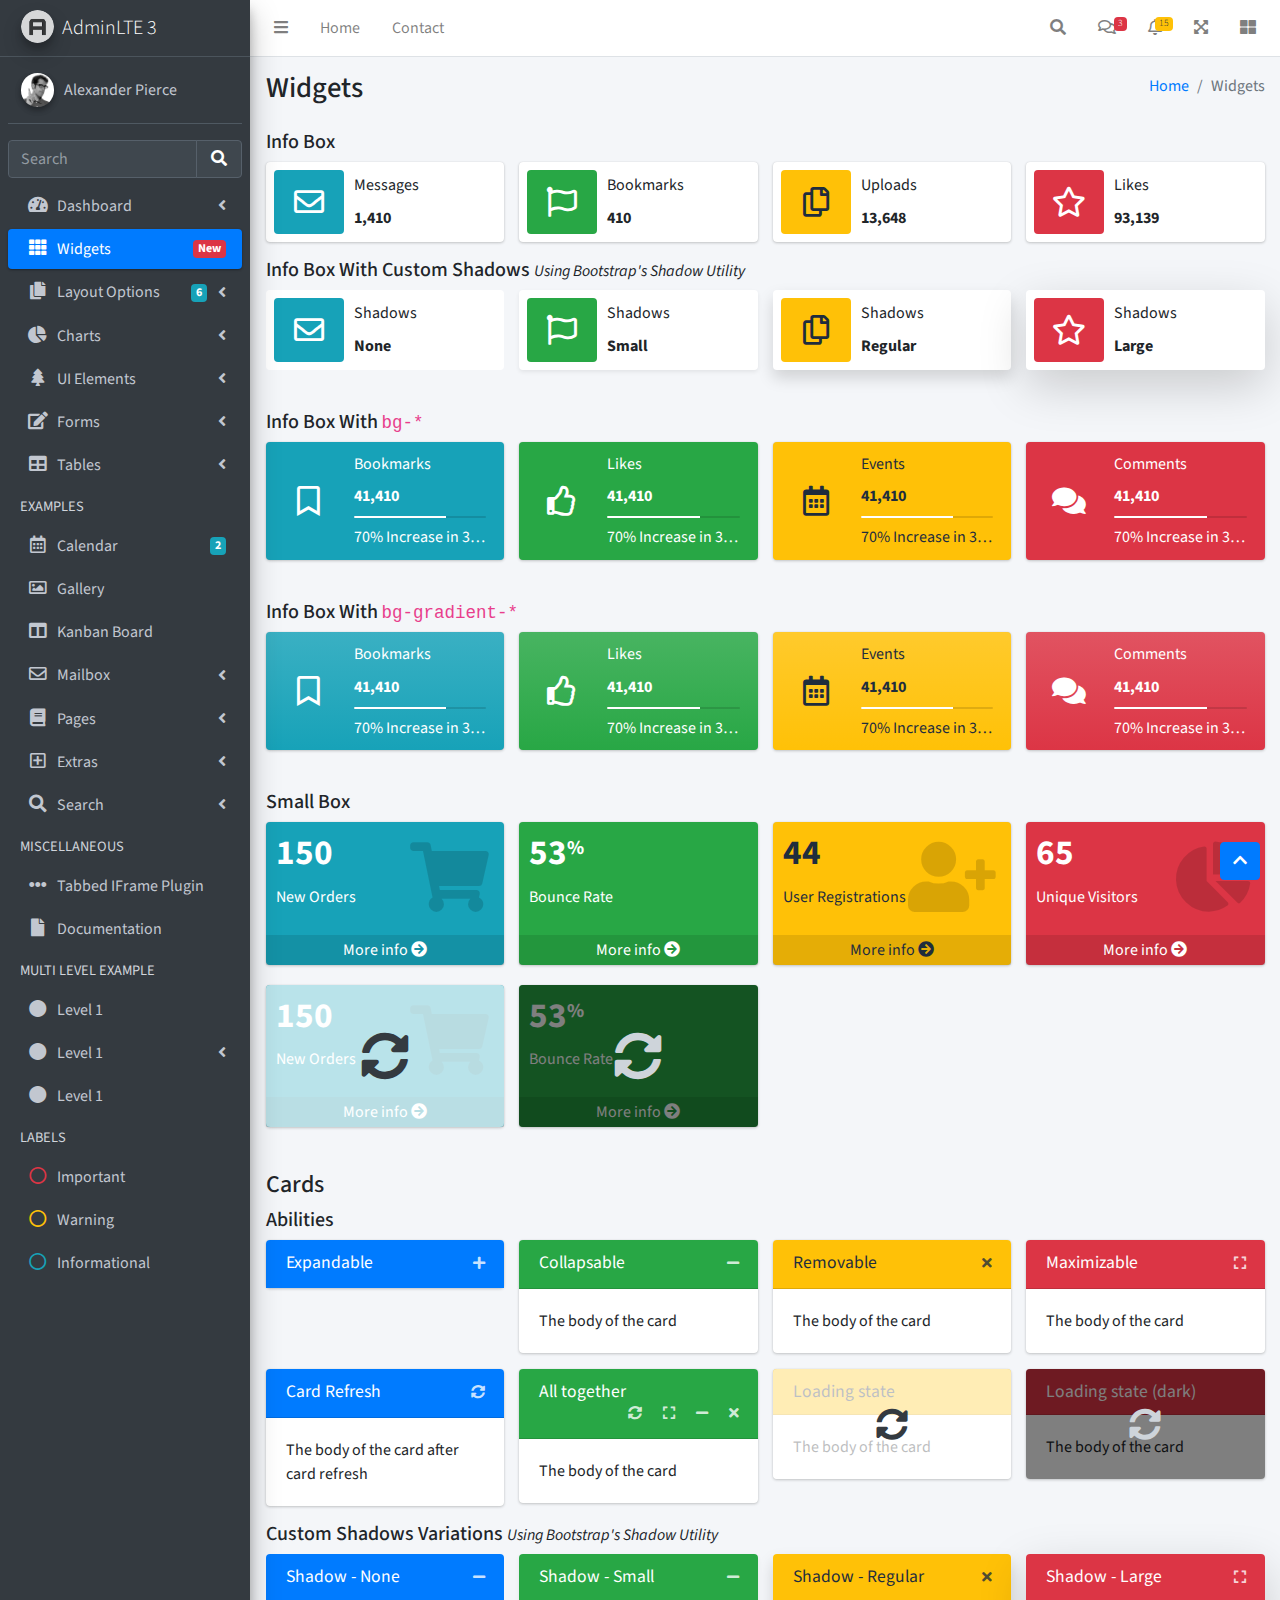
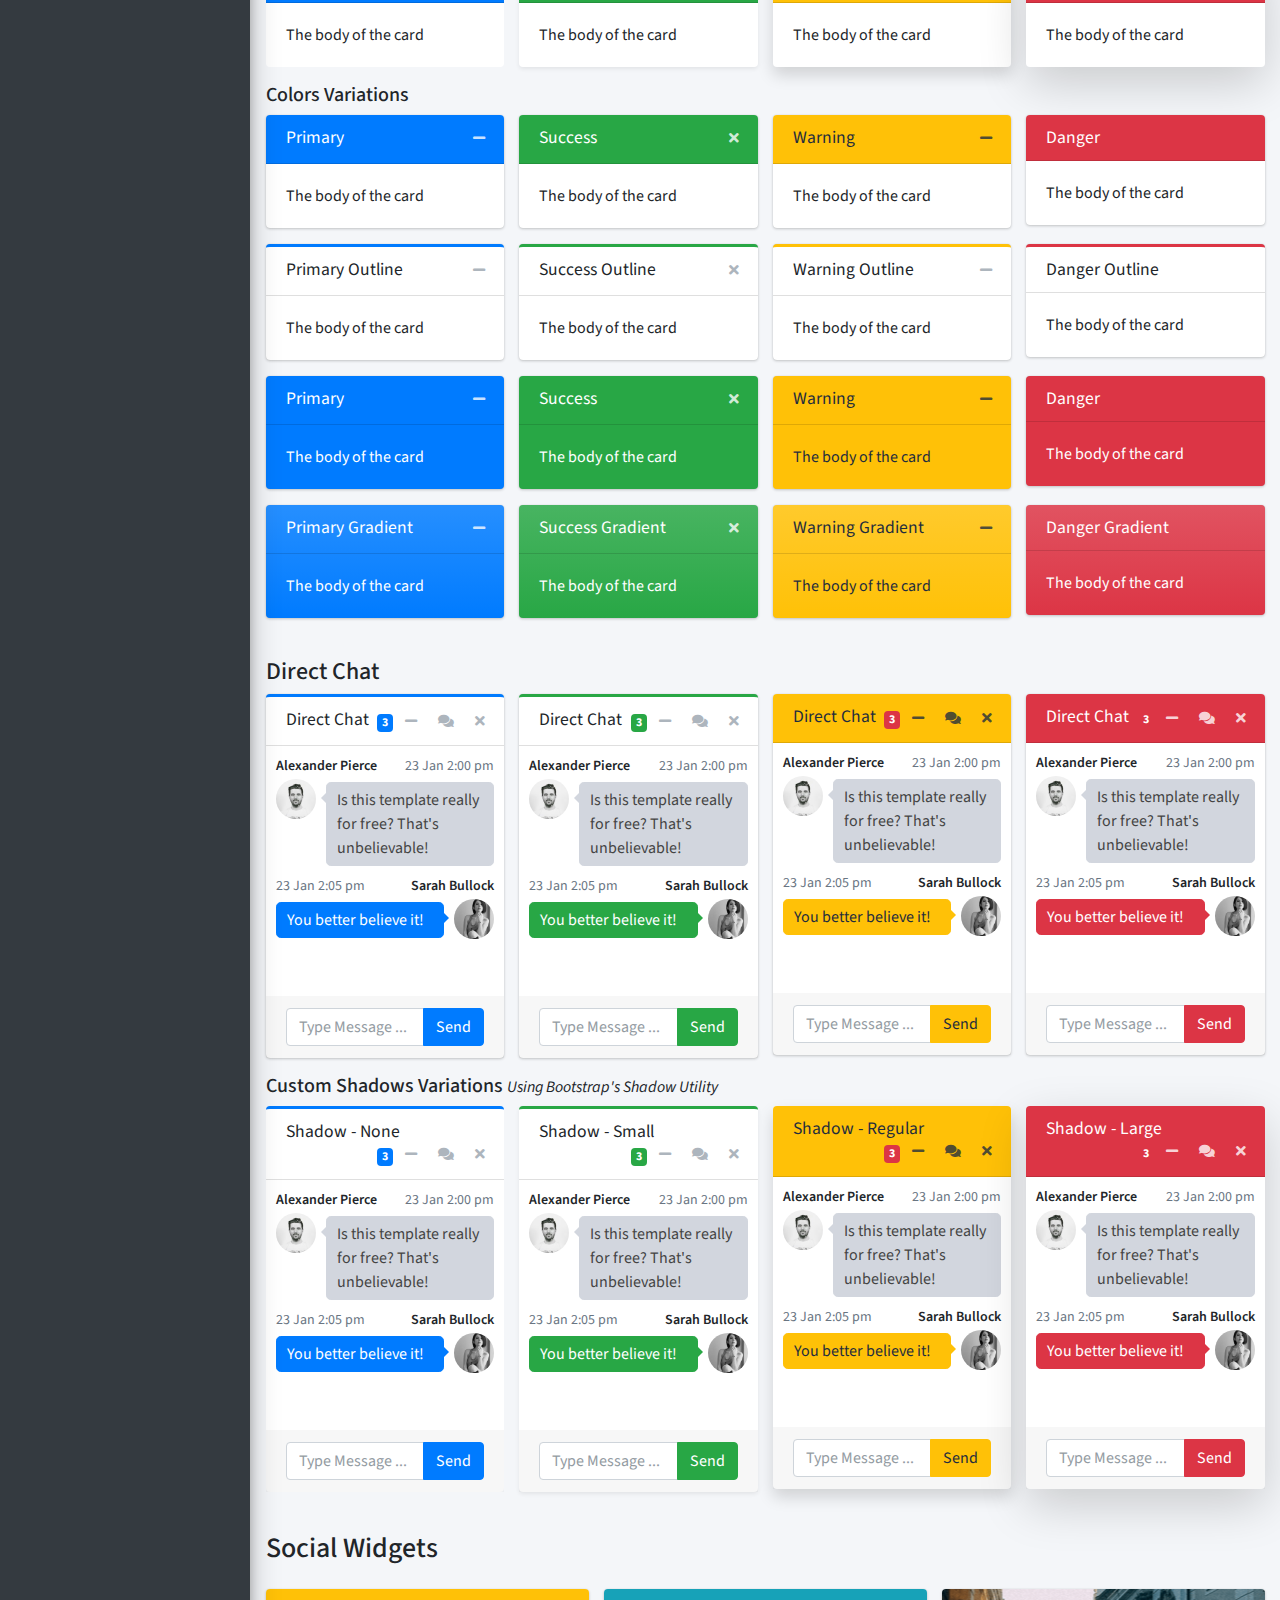
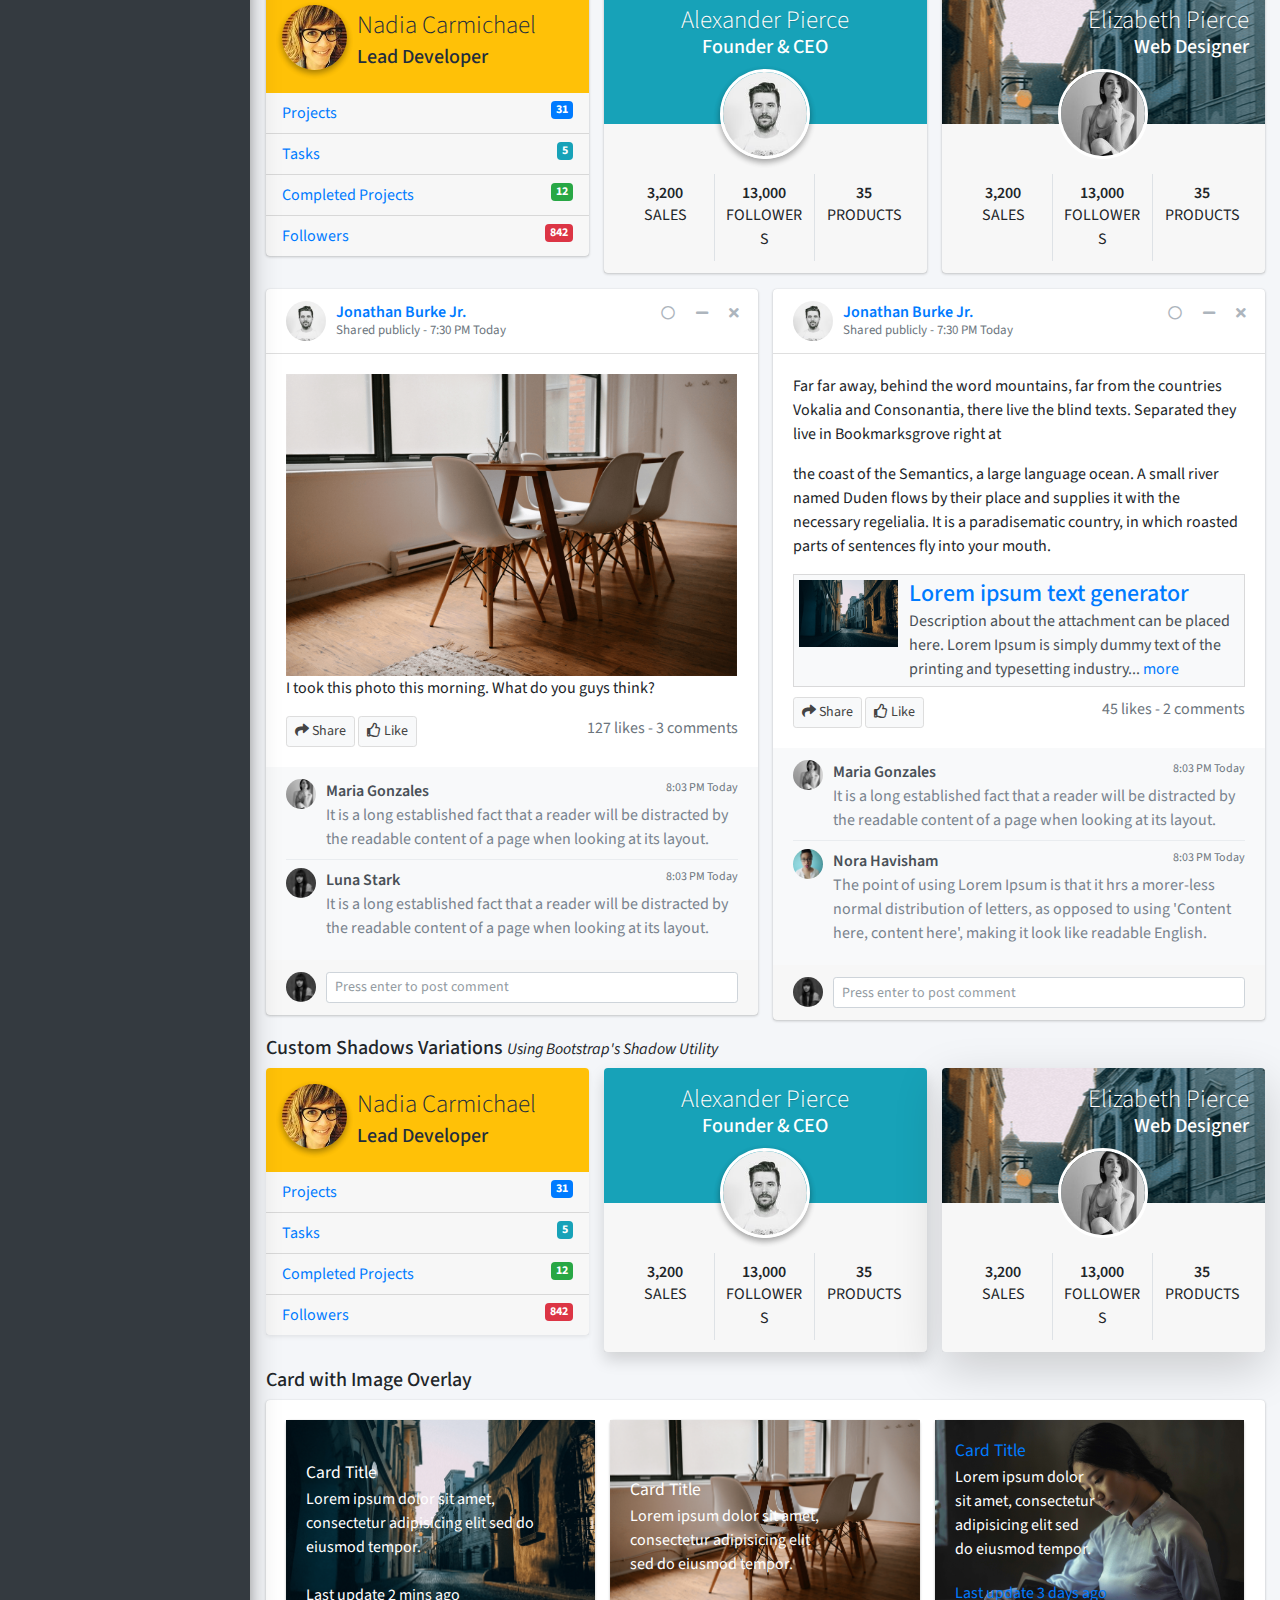
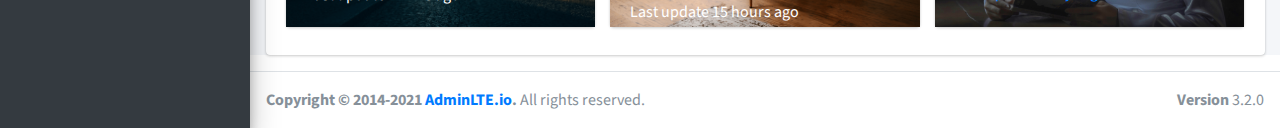
<file: public/adm/pages/widgets.html>
<!DOCTYPE html>
<html lang="en">
<head>
  <meta charset="utf-8">
  <meta name="viewport" content="width=device-width, initial-scale=1">
  <title>AdminLTE 3 | Widgets</title>

  <!-- Google Font: Source Sans Pro -->
  <link rel="stylesheet" href="https://fonts.googleapis.com/css?family=Source+Sans+Pro:300,400,400i,700&display=fallback">
  <!-- Font Awesome -->
  <link rel="stylesheet" href="../plugins/fontawesome-free/css/all.min.css">
  <!-- Ionicons -->
  <link rel="stylesheet" href="https://code.ionicframework.com/ionicons/2.0.1/css/ionicons.min.css">
  <!-- Theme style -->
  <link rel="stylesheet" href="../dist/css/adminlte.min.css">
</head>
<body class="hold-transition sidebar-mini">
<div class="wrapper">
  <!-- Navbar -->
  <nav class="main-header navbar navbar-expand navbar-white navbar-light">
    <!-- Left navbar links -->
    <ul class="navbar-nav">
      <li class="nav-item">
        <a class="nav-link" data-widget="pushmenu" href="#" role="button"><i class="fas fa-bars"></i></a>
      </li>
      <li class="nav-item d-none d-sm-inline-block">
        <a href="../index3.html" class="nav-link">Home</a>
      </li>
      <li class="nav-item d-none d-sm-inline-block">
        <a href="#" class="nav-link">Contact</a>
      </li>
    </ul>

    <!-- Right navbar links -->
    <ul class="navbar-nav ml-auto">
      <!-- Navbar Search -->
      <li class="nav-item">
        <a class="nav-link" data-widget="navbar-search" href="#" role="button">
          <i class="fas fa-search"></i>
        </a>
        <div class="navbar-search-block">
          <form class="form-inline">
            <div class="input-group input-group-sm">
              <input class="form-control form-control-navbar" type="search" placeholder="Search" aria-label="Search">
              <div class="input-group-append">
                <button class="btn btn-navbar" type="submit">
                  <i class="fas fa-search"></i>
                </button>
                <button class="btn btn-navbar" type="button" data-widget="navbar-search">
                  <i class="fas fa-times"></i>
                </button>
              </div>
            </div>
          </form>
        </div>
      </li>

      <!-- Messages Dropdown Menu -->
      <li class="nav-item dropdown">
        <a class="nav-link" data-toggle="dropdown" href="#">
          <i class="far fa-comments"></i>
          <span class="badge badge-danger navbar-badge">3</span>
        </a>
        <div class="dropdown-menu dropdown-menu-lg dropdown-menu-right">
          <a href="#" class="dropdown-item">
            <!-- Message Start -->
            <div class="media">
              <img src="../dist/img/user1-128x128.jpg" alt="User Avatar" class="img-size-50 mr-3 img-circle">
              <div class="media-body">
                <h3 class="dropdown-item-title">
                  Brad Diesel
                  <span class="float-right text-sm text-danger"><i class="fas fa-star"></i></span>
                </h3>
                <p class="text-sm">Call me whenever you can...</p>
                <p class="text-sm text-muted"><i class="far fa-clock mr-1"></i> 4 Hours Ago</p>
              </div>
            </div>
            <!-- Message End -->
          </a>
          <div class="dropdown-divider"></div>
          <a href="#" class="dropdown-item">
            <!-- Message Start -->
            <div class="media">
              <img src="../dist/img/user8-128x128.jpg" alt="User Avatar" class="img-size-50 img-circle mr-3">
              <div class="media-body">
                <h3 class="dropdown-item-title">
                  John Pierce
                  <span class="float-right text-sm text-muted"><i class="fas fa-star"></i></span>
                </h3>
                <p class="text-sm">I got your message bro</p>
                <p class="text-sm text-muted"><i class="far fa-clock mr-1"></i> 4 Hours Ago</p>
              </div>
            </div>
            <!-- Message End -->
          </a>
          <div class="dropdown-divider"></div>
          <a href="#" class="dropdown-item">
            <!-- Message Start -->
            <div class="media">
              <img src="../dist/img/user3-128x128.jpg" alt="User Avatar" class="img-size-50 img-circle mr-3">
              <div class="media-body">
                <h3 class="dropdown-item-title">
                  Nora Silvester
                  <span class="float-right text-sm text-warning"><i class="fas fa-star"></i></span>
                </h3>
                <p class="text-sm">The subject goes here</p>
                <p class="text-sm text-muted"><i class="far fa-clock mr-1"></i> 4 Hours Ago</p>
              </div>
            </div>
            <!-- Message End -->
          </a>
          <div class="dropdown-divider"></div>
          <a href="#" class="dropdown-item dropdown-footer">See All Messages</a>
        </div>
      </li>
      <!-- Notifications Dropdown Menu -->
      <li class="nav-item dropdown">
        <a class="nav-link" data-toggle="dropdown" href="#">
          <i class="far fa-bell"></i>
          <span class="badge badge-warning navbar-badge">15</span>
        </a>
        <div class="dropdown-menu dropdown-menu-lg dropdown-menu-right">
          <span class="dropdown-item dropdown-header">15 Notifications</span>
          <div class="dropdown-divider"></div>
          <a href="#" class="dropdown-item">
            <i class="fas fa-envelope mr-2"></i> 4 new messages
            <span class="float-right text-muted text-sm">3 mins</span>
          </a>
          <div class="dropdown-divider"></div>
          <a href="#" class="dropdown-item">
            <i class="fas fa-users mr-2"></i> 8 friend requests
            <span class="float-right text-muted text-sm">12 hours</span>
          </a>
          <div class="dropdown-divider"></div>
          <a href="#" class="dropdown-item">
            <i class="fas fa-file mr-2"></i> 3 new reports
            <span class="float-right text-muted text-sm">2 days</span>
          </a>
          <div class="dropdown-divider"></div>
          <a href="#" class="dropdown-item dropdown-footer">See All Notifications</a>
        </div>
      </li>
      <li class="nav-item">
        <a class="nav-link" data-widget="fullscreen" href="#" role="button">
          <i class="fas fa-expand-arrows-alt"></i>
        </a>
      </li>
      <li class="nav-item">
        <a class="nav-link" data-widget="control-sidebar" data-slide="true" href="#" role="button">
          <i class="fas fa-th-large"></i>
        </a>
      </li>
    </ul>
  </nav>
  <!-- /.navbar -->

  <!-- Main Sidebar Container -->
  <aside class="main-sidebar sidebar-dark-primary elevation-4">
    <!-- Brand Logo -->
    <a href="../index3.html" class="brand-link">
      <img src="../dist/img/AdminLTELogo.png" alt="AdminLTE Logo" class="brand-image img-circle elevation-3" style="opacity: .8">
      <span class="brand-text font-weight-light">AdminLTE 3</span>
    </a>

    <!-- Sidebar -->
    <div class="sidebar">
      <!-- Sidebar user panel (optional) -->
      <div class="user-panel mt-3 pb-3 mb-3 d-flex">
        <div class="image">
          <img src="../dist/img/user2-160x160.jpg" class="img-circle elevation-2" alt="User Image">
        </div>
        <div class="info">
          <a href="#" class="d-block">Alexander Pierce</a>
        </div>
      </div>

      <!-- SidebarSearch Form -->
      <div class="form-inline">
        <div class="input-group" data-widget="sidebar-search">
          <input class="form-control form-control-sidebar" type="search" placeholder="Search" aria-label="Search">
          <div class="input-group-append">
            <button class="btn btn-sidebar">
              <i class="fas fa-search fa-fw"></i>
            </button>
          </div>
        </div>
      </div>

      <!-- Sidebar Menu -->
      <nav class="mt-2">
        <ul class="nav nav-pills nav-sidebar flex-column" data-widget="treeview" role="menu" data-accordion="false">
          <!-- Add icons to the links using the .nav-icon class
               with font-awesome or any other icon font library -->
          <li class="nav-item">
            <a href="#" class="nav-link">
              <i class="nav-icon fas fa-tachometer-alt"></i>
              <p>
                Dashboard
                <i class="right fas fa-angle-left"></i>
              </p>
            </a>
            <ul class="nav nav-treeview">
              <li class="nav-item">
                <a href="../index.html" class="nav-link">
                  <i class="far fa-circle nav-icon"></i>
                  <p>Dashboard v1</p>
                </a>
              </li>
              <li class="nav-item">
                <a href="../index2.html" class="nav-link">
                  <i class="far fa-circle nav-icon"></i>
                  <p>Dashboard v2</p>
                </a>
              </li>
              <li class="nav-item">
                <a href="../index3.html" class="nav-link">
                  <i class="far fa-circle nav-icon"></i>
                  <p>Dashboard v3</p>
                </a>
              </li>
            </ul>
          </li>
          <li class="nav-item">
            <a href="widgets.html" class="nav-link active">
              <i class="nav-icon fas fa-th"></i>
              <p>
                Widgets
                <span class="right badge badge-danger">New</span>
              </p>
            </a>
          </li>
          <li class="nav-item">
            <a href="#" class="nav-link">
              <i class="nav-icon fas fa-copy"></i>
              <p>
                Layout Options
                <i class="fas fa-angle-left right"></i>
                <span class="badge badge-info right">6</span>
              </p>
            </a>
            <ul class="nav nav-treeview">
              <li class="nav-item">
                <a href="layout/top-nav.html" class="nav-link">
                  <i class="far fa-circle nav-icon"></i>
                  <p>Top Navigation</p>
                </a>
              </li>
              <li class="nav-item">
                <a href="layout/top-nav-sidebar.html" class="nav-link">
                  <i class="far fa-circle nav-icon"></i>
                  <p>Top Navigation + Sidebar</p>
                </a>
              </li>
              <li class="nav-item">
                <a href="layout/boxed.html" class="nav-link">
                  <i class="far fa-circle nav-icon"></i>
                  <p>Boxed</p>
                </a>
              </li>
              <li class="nav-item">
                <a href="layout/fixed-sidebar.html" class="nav-link">
                  <i class="far fa-circle nav-icon"></i>
                  <p>Fixed Sidebar</p>
                </a>
              </li>
              <li class="nav-item">
                <a href="layout/fixed-sidebar-custom.html" class="nav-link">
                  <i class="far fa-circle nav-icon"></i>
                  <p>Fixed Sidebar <small>+ Custom Area</small></p>
                </a>
              </li>
              <li class="nav-item">
                <a href="layout/fixed-topnav.html" class="nav-link">
                  <i class="far fa-circle nav-icon"></i>
                  <p>Fixed Navbar</p>
                </a>
              </li>
              <li class="nav-item">
                <a href="layout/fixed-footer.html" class="nav-link">
                  <i class="far fa-circle nav-icon"></i>
                  <p>Fixed Footer</p>
                </a>
              </li>
              <li class="nav-item">
                <a href="layout/collapsed-sidebar.html" class="nav-link">
                  <i class="far fa-circle nav-icon"></i>
                  <p>Collapsed Sidebar</p>
                </a>
              </li>
            </ul>
          </li>
          <li class="nav-item">
            <a href="#" class="nav-link">
              <i class="nav-icon fas fa-chart-pie"></i>
              <p>
                Charts
                <i class="right fas fa-angle-left"></i>
              </p>
            </a>
            <ul class="nav nav-treeview">
              <li class="nav-item">
                <a href="charts/chartjs.html" class="nav-link">
                  <i class="far fa-circle nav-icon"></i>
                  <p>ChartJS</p>
                </a>
              </li>
              <li class="nav-item">
                <a href="charts/flot.html" class="nav-link">
                  <i class="far fa-circle nav-icon"></i>
                  <p>Flot</p>
                </a>
              </li>
              <li class="nav-item">
                <a href="charts/inline.html" class="nav-link">
                  <i class="far fa-circle nav-icon"></i>
                  <p>Inline</p>
                </a>
              </li>
              <li class="nav-item">
                <a href="charts/uplot.html" class="nav-link">
                  <i class="far fa-circle nav-icon"></i>
                  <p>uPlot</p>
                </a>
              </li>
            </ul>
          </li>
          <li class="nav-item">
            <a href="#" class="nav-link">
              <i class="nav-icon fas fa-tree"></i>
              <p>
                UI Elements
                <i class="fas fa-angle-left right"></i>
              </p>
            </a>
            <ul class="nav nav-treeview">
              <li class="nav-item">
                <a href="UI/general.html" class="nav-link">
                  <i class="far fa-circle nav-icon"></i>
                  <p>General</p>
                </a>
              </li>
              <li class="nav-item">
                <a href="UI/icons.html" class="nav-link">
                  <i class="far fa-circle nav-icon"></i>
                  <p>Icons</p>
                </a>
              </li>
              <li class="nav-item">
                <a href="UI/buttons.html" class="nav-link">
                  <i class="far fa-circle nav-icon"></i>
                  <p>Buttons</p>
                </a>
              </li>
              <li class="nav-item">
                <a href="UI/sliders.html" class="nav-link">
                  <i class="far fa-circle nav-icon"></i>
                  <p>Sliders</p>
                </a>
              </li>
              <li class="nav-item">
                <a href="UI/modals.html" class="nav-link">
                  <i class="far fa-circle nav-icon"></i>
                  <p>Modals & Alerts</p>
                </a>
              </li>
              <li class="nav-item">
                <a href="UI/navbar.html" class="nav-link">
                  <i class="far fa-circle nav-icon"></i>
                  <p>Navbar & Tabs</p>
                </a>
              </li>
              <li class="nav-item">
                <a href="UI/timeline.html" class="nav-link">
                  <i class="far fa-circle nav-icon"></i>
                  <p>Timeline</p>
                </a>
              </li>
              <li class="nav-item">
                <a href="UI/ribbons.html" class="nav-link">
                  <i class="far fa-circle nav-icon"></i>
                  <p>Ribbons</p>
                </a>
              </li>
            </ul>
          </li>
          <li class="nav-item">
            <a href="#" class="nav-link">
              <i class="nav-icon fas fa-edit"></i>
              <p>
                Forms
                <i class="fas fa-angle-left right"></i>
              </p>
            </a>
            <ul class="nav nav-treeview">
              <li class="nav-item">
                <a href="forms/general.html" class="nav-link">
                  <i class="far fa-circle nav-icon"></i>
                  <p>General Elements</p>
                </a>
              </li>
              <li class="nav-item">
                <a href="forms/advanced.html" class="nav-link">
                  <i class="far fa-circle nav-icon"></i>
                  <p>Advanced Elements</p>
                </a>
              </li>
              <li class="nav-item">
                <a href="forms/editors.html" class="nav-link">
                  <i class="far fa-circle nav-icon"></i>
                  <p>Editors</p>
                </a>
              </li>
              <li class="nav-item">
                <a href="forms/validation.html" class="nav-link">
                  <i class="far fa-circle nav-icon"></i>
                  <p>Validation</p>
                </a>
              </li>
            </ul>
          </li>
          <li class="nav-item">
            <a href="#" class="nav-link">
              <i class="nav-icon fas fa-table"></i>
              <p>
                Tables
                <i class="fas fa-angle-left right"></i>
              </p>
            </a>
            <ul class="nav nav-treeview">
              <li class="nav-item">
                <a href="tables/simple.html" class="nav-link">
                  <i class="far fa-circle nav-icon"></i>
                  <p>Simple Tables</p>
                </a>
              </li>
              <li class="nav-item">
                <a href="tables/data.html" class="nav-link">
                  <i class="far fa-circle nav-icon"></i>
                  <p>DataTables</p>
                </a>
              </li>
              <li class="nav-item">
                <a href="tables/jsgrid.html" class="nav-link">
                  <i class="far fa-circle nav-icon"></i>
                  <p>jsGrid</p>
                </a>
              </li>
            </ul>
          </li>
          <li class="nav-header">EXAMPLES</li>
          <li class="nav-item">
            <a href="calendar.html" class="nav-link">
              <i class="nav-icon far fa-calendar-alt"></i>
              <p>
                Calendar
                <span class="badge badge-info right">2</span>
              </p>
            </a>
          </li>
          <li class="nav-item">
            <a href="gallery.html" class="nav-link">
              <i class="nav-icon far fa-image"></i>
              <p>
                Gallery
              </p>
            </a>
          </li>
          <li class="nav-item">
            <a href="kanban.html" class="nav-link">
              <i class="nav-icon fas fa-columns"></i>
              <p>
                Kanban Board
              </p>
            </a>
          </li>
          <li class="nav-item">
            <a href="#" class="nav-link">
              <i class="nav-icon far fa-envelope"></i>
              <p>
                Mailbox
                <i class="fas fa-angle-left right"></i>
              </p>
            </a>
            <ul class="nav nav-treeview">
              <li class="nav-item">
                <a href="mailbox/mailbox.html" class="nav-link">
                  <i class="far fa-circle nav-icon"></i>
                  <p>Inbox</p>
                </a>
              </li>
              <li class="nav-item">
                <a href="mailbox/compose.html" class="nav-link">
                  <i class="far fa-circle nav-icon"></i>
                  <p>Compose</p>
                </a>
              </li>
              <li class="nav-item">
                <a href="mailbox/read-mail.html" class="nav-link">
                  <i class="far fa-circle nav-icon"></i>
                  <p>Read</p>
                </a>
              </li>
            </ul>
          </li>
          <li class="nav-item">
            <a href="#" class="nav-link">
              <i class="nav-icon fas fa-book"></i>
              <p>
                Pages
                <i class="fas fa-angle-left right"></i>
              </p>
            </a>
            <ul class="nav nav-treeview">
              <li class="nav-item">
                <a href="examples/invoice.html" class="nav-link">
                  <i class="far fa-circle nav-icon"></i>
                  <p>Invoice</p>
                </a>
              </li>
              <li class="nav-item">
                <a href="examples/profile.html" class="nav-link">
                  <i class="far fa-circle nav-icon"></i>
                  <p>Profile</p>
                </a>
              </li>
              <li class="nav-item">
                <a href="examples/e-commerce.html" class="nav-link">
                  <i class="far fa-circle nav-icon"></i>
                  <p>E-commerce</p>
                </a>
              </li>
              <li class="nav-item">
                <a href="examples/projects.html" class="nav-link">
                  <i class="far fa-circle nav-icon"></i>
                  <p>Projects</p>
                </a>
              </li>
              <li class="nav-item">
                <a href="examples/project-add.html" class="nav-link">
                  <i class="far fa-circle nav-icon"></i>
                  <p>Project Add</p>
                </a>
              </li>
              <li class="nav-item">
                <a href="examples/project-edit.html" class="nav-link">
                  <i class="far fa-circle nav-icon"></i>
                  <p>Project Edit</p>
                </a>
              </li>
              <li class="nav-item">
                <a href="examples/project-detail.html" class="nav-link">
                  <i class="far fa-circle nav-icon"></i>
                  <p>Project Detail</p>
                </a>
              </li>
              <li class="nav-item">
                <a href="examples/contacts.html" class="nav-link">
                  <i class="far fa-circle nav-icon"></i>
                  <p>Contacts</p>
                </a>
              </li>
              <li class="nav-item">
                <a href="examples/faq.html" class="nav-link">
                  <i class="far fa-circle nav-icon"></i>
                  <p>FAQ</p>
                </a>
              </li>
              <li class="nav-item">
                <a href="examples/contact-us.html" class="nav-link">
                  <i class="far fa-circle nav-icon"></i>
                  <p>Contact us</p>
                </a>
              </li>
            </ul>
          </li>
          <li class="nav-item">
            <a href="#" class="nav-link">
              <i class="nav-icon far fa-plus-square"></i>
              <p>
                Extras
                <i class="fas fa-angle-left right"></i>
              </p>
            </a>
            <ul class="nav nav-treeview">
              <li class="nav-item">
                <a href="#" class="nav-link">
                  <i class="far fa-circle nav-icon"></i>
                  <p>
                    Login & Register v1
                    <i class="fas fa-angle-left right"></i>
                  </p>
                </a>
                <ul class="nav nav-treeview">
                  <li class="nav-item">
                    <a href="examples/login.html" class="nav-link">
                      <i class="far fa-circle nav-icon"></i>
                      <p>Login v1</p>
                    </a>
                  </li>
                  <li class="nav-item">
                    <a href="examples/register.html" class="nav-link">
                      <i class="far fa-circle nav-icon"></i>
                      <p>Register v1</p>
                    </a>
                  </li>
                  <li class="nav-item">
                    <a href="examples/forgot-password.html" class="nav-link">
                      <i class="far fa-circle nav-icon"></i>
                      <p>Forgot Password v1</p>
                    </a>
                  </li>
                  <li class="nav-item">
                    <a href="examples/recover-password.html" class="nav-link">
                      <i class="far fa-circle nav-icon"></i>
                      <p>Recover Password v1</p>
                    </a>
                  </li>
                </ul>
              </li>
              <li class="nav-item">
                <a href="#" class="nav-link">
                  <i class="far fa-circle nav-icon"></i>
                  <p>
                    Login & Register v2
                    <i class="fas fa-angle-left right"></i>
                  </p>
                </a>
                <ul class="nav nav-treeview">
                  <li class="nav-item">
                    <a href="examples/login-v2.html" class="nav-link">
                      <i class="far fa-circle nav-icon"></i>
                      <p>Login v2</p>
                    </a>
                  </li>
                  <li class="nav-item">
                    <a href="examples/register-v2.html" class="nav-link">
                      <i class="far fa-circle nav-icon"></i>
                      <p>Register v2</p>
                    </a>
                  </li>
                  <li class="nav-item">
                    <a href="examples/forgot-password-v2.html" class="nav-link">
                      <i class="far fa-circle nav-icon"></i>
                      <p>Forgot Password v2</p>
                    </a>
                  </li>
                  <li class="nav-item">
                    <a href="examples/recover-password-v2.html" class="nav-link">
                      <i class="far fa-circle nav-icon"></i>
                      <p>Recover Password v2</p>
                    </a>
                  </li>
                </ul>
              </li>
              <li class="nav-item">
                <a href="examples/lockscreen.html" class="nav-link">
                  <i class="far fa-circle nav-icon"></i>
                  <p>Lockscreen</p>
                </a>
              </li>
              <li class="nav-item">
                <a href="examples/legacy-user-menu.html" class="nav-link">
                  <i class="far fa-circle nav-icon"></i>
                  <p>Legacy User Menu</p>
                </a>
              </li>
              <li class="nav-item">
                <a href="examples/language-menu.html" class="nav-link">
                  <i class="far fa-circle nav-icon"></i>
                  <p>Language Menu</p>
                </a>
              </li>
              <li class="nav-item">
                <a href="examples/404.html" class="nav-link">
                  <i class="far fa-circle nav-icon"></i>
                  <p>Error 404</p>
                </a>
              </li>
              <li class="nav-item">
                <a href="examples/500.html" class="nav-link">
                  <i class="far fa-circle nav-icon"></i>
                  <p>Error 500</p>
                </a>
              </li>
              <li class="nav-item">
                <a href="examples/pace.html" class="nav-link">
                  <i class="far fa-circle nav-icon"></i>
                  <p>Pace</p>
                </a>
              </li>
              <li class="nav-item">
                <a href="examples/blank.html" class="nav-link">
                  <i class="far fa-circle nav-icon"></i>
                  <p>Blank Page</p>
                </a>
              </li>
              <li class="nav-item">
                <a href="../starter.html" class="nav-link">
                  <i class="far fa-circle nav-icon"></i>
                  <p>Starter Page</p>
                </a>
              </li>
            </ul>
          </li>
          <li class="nav-item">
            <a href="#" class="nav-link">
              <i class="nav-icon fas fa-search"></i>
              <p>
                Search
                <i class="fas fa-angle-left right"></i>
              </p>
            </a>
            <ul class="nav nav-treeview">
              <li class="nav-item">
                <a href="search/simple.html" class="nav-link">
                  <i class="far fa-circle nav-icon"></i>
                  <p>Simple Search</p>
                </a>
              </li>
              <li class="nav-item">
                <a href="search/enhanced.html" class="nav-link">
                  <i class="far fa-circle nav-icon"></i>
                  <p>Enhanced</p>
                </a>
              </li>
            </ul>
          </li>
          <li class="nav-header">MISCELLANEOUS</li>
          <li class="nav-item">
            <a href="../iframe.html" class="nav-link">
              <i class="nav-icon fas fa-ellipsis-h"></i>
              <p>Tabbed IFrame Plugin</p>
            </a>
          </li>
          <li class="nav-item">
            <a href="https://adminlte.io/docs/3.1/" class="nav-link">
              <i class="nav-icon fas fa-file"></i>
              <p>Documentation</p>
            </a>
          </li>
          <li class="nav-header">MULTI LEVEL EXAMPLE</li>
          <li class="nav-item">
            <a href="#" class="nav-link">
              <i class="fas fa-circle nav-icon"></i>
              <p>Level 1</p>
            </a>
          </li>
          <li class="nav-item">
            <a href="#" class="nav-link">
              <i class="nav-icon fas fa-circle"></i>
              <p>
                Level 1
                <i class="right fas fa-angle-left"></i>
              </p>
            </a>
            <ul class="nav nav-treeview">
              <li class="nav-item">
                <a href="#" class="nav-link">
                  <i class="far fa-circle nav-icon"></i>
                  <p>Level 2</p>
                </a>
              </li>
              <li class="nav-item">
                <a href="#" class="nav-link">
                  <i class="far fa-circle nav-icon"></i>
                  <p>
                    Level 2
                    <i class="right fas fa-angle-left"></i>
                  </p>
                </a>
                <ul class="nav nav-treeview">
                  <li class="nav-item">
                    <a href="#" class="nav-link">
                      <i class="far fa-dot-circle nav-icon"></i>
                      <p>Level 3</p>
                    </a>
                  </li>
                  <li class="nav-item">
                    <a href="#" class="nav-link">
                      <i class="far fa-dot-circle nav-icon"></i>
                      <p>Level 3</p>
                    </a>
                  </li>
                  <li class="nav-item">
                    <a href="#" class="nav-link">
                      <i class="far fa-dot-circle nav-icon"></i>
                      <p>Level 3</p>
                    </a>
                  </li>
                </ul>
              </li>
              <li class="nav-item">
                <a href="#" class="nav-link">
                  <i class="far fa-circle nav-icon"></i>
                  <p>Level 2</p>
                </a>
              </li>
            </ul>
          </li>
          <li class="nav-item">
            <a href="#" class="nav-link">
              <i class="fas fa-circle nav-icon"></i>
              <p>Level 1</p>
            </a>
          </li>
          <li class="nav-header">LABELS</li>
          <li class="nav-item">
            <a href="#" class="nav-link">
              <i class="nav-icon far fa-circle text-danger"></i>
              <p class="text">Important</p>
            </a>
          </li>
          <li class="nav-item">
            <a href="#" class="nav-link">
              <i class="nav-icon far fa-circle text-warning"></i>
              <p>Warning</p>
            </a>
          </li>
          <li class="nav-item">
            <a href="#" class="nav-link">
              <i class="nav-icon far fa-circle text-info"></i>
              <p>Informational</p>
            </a>
          </li>
        </ul>
      </nav>
      <!-- /.sidebar-menu -->
    </div>
    <!-- /.sidebar -->
  </aside>

  <!-- Content Wrapper. Contains page content -->
  <div class="content-wrapper">
    <!-- Content Header (Page header) -->
    <section class="content-header">
      <div class="container-fluid">
        <div class="row mb-2">
          <div class="col-sm-6">
            <h1>Widgets</h1>
          </div>
          <div class="col-sm-6">
            <ol class="breadcrumb float-sm-right">
              <li class="breadcrumb-item"><a href="#">Home</a></li>
              <li class="breadcrumb-item active">Widgets</li>
            </ol>
          </div>
        </div>
      </div><!-- /.container-fluid -->
    </section>

    <!-- Main content -->
    <section class="content">
      <div class="container-fluid">
        <h5 class="mb-2">Info Box</h5>
        <div class="row">
          <div class="col-md-3 col-sm-6 col-12">
            <div class="info-box">
              <span class="info-box-icon bg-info"><i class="far fa-envelope"></i></span>

              <div class="info-box-content">
                <span class="info-box-text">Messages</span>
                <span class="info-box-number">1,410</span>
              </div>
              <!-- /.info-box-content -->
            </div>
            <!-- /.info-box -->
          </div>
          <!-- /.col -->
          <div class="col-md-3 col-sm-6 col-12">
            <div class="info-box">
              <span class="info-box-icon bg-success"><i class="far fa-flag"></i></span>

              <div class="info-box-content">
                <span class="info-box-text">Bookmarks</span>
                <span class="info-box-number">410</span>
              </div>
              <!-- /.info-box-content -->
            </div>
            <!-- /.info-box -->
          </div>
          <!-- /.col -->
          <div class="col-md-3 col-sm-6 col-12">
            <div class="info-box">
              <span class="info-box-icon bg-warning"><i class="far fa-copy"></i></span>

              <div class="info-box-content">
                <span class="info-box-text">Uploads</span>
                <span class="info-box-number">13,648</span>
              </div>
              <!-- /.info-box-content -->
            </div>
            <!-- /.info-box -->
          </div>
          <!-- /.col -->
          <div class="col-md-3 col-sm-6 col-12">
            <div class="info-box">
              <span class="info-box-icon bg-danger"><i class="far fa-star"></i></span>

              <div class="info-box-content">
                <span class="info-box-text">Likes</span>
                <span class="info-box-number">93,139</span>
              </div>
              <!-- /.info-box-content -->
            </div>
            <!-- /.info-box -->
          </div>
          <!-- /.col -->
        </div>
        <!-- /.row -->

        <!-- =========================================================== -->
        <h5 class="mb-2">Info Box With Custom Shadows <small><i>Using Bootstrap's Shadow Utility</i></small></h5>
        <div class="row">
          <div class="col-md-3 col-sm-6 col-12">
            <div class="info-box shadow-none">
              <span class="info-box-icon bg-info"><i class="far fa-envelope"></i></span>

              <div class="info-box-content">
                <span class="info-box-text">Shadows</span>
                <span class="info-box-number">None</span>
              </div>
              <!-- /.info-box-content -->
            </div>
            <!-- /.info-box -->
          </div>
          <!-- /.col -->
          <div class="col-md-3 col-sm-6 col-12">
            <div class="info-box shadow-sm">
              <span class="info-box-icon bg-success"><i class="far fa-flag"></i></span>

              <div class="info-box-content">
                <span class="info-box-text">Shadows</span>
                <span class="info-box-number">Small</span>
              </div>
              <!-- /.info-box-content -->
            </div>
            <!-- /.info-box -->
          </div>
          <!-- /.col -->
          <div class="col-md-3 col-sm-6 col-12">
            <div class="info-box shadow">
              <span class="info-box-icon bg-warning"><i class="far fa-copy"></i></span>

              <div class="info-box-content">
                <span class="info-box-text">Shadows</span>
                <span class="info-box-number">Regular</span>
              </div>
              <!-- /.info-box-content -->
            </div>
            <!-- /.info-box -->
          </div>
          <!-- /.col -->
          <div class="col-md-3 col-sm-6 col-12">
            <div class="info-box shadow-lg">
              <span class="info-box-icon bg-danger"><i class="far fa-star"></i></span>

              <div class="info-box-content">
                <span class="info-box-text">Shadows</span>
                <span class="info-box-number">Large</span>
              </div>
              <!-- /.info-box-content -->
            </div>
            <!-- /.info-box -->
          </div>
          <!-- /.col -->
        </div>
        <!-- /.row -->

        <!-- =========================================================== -->
        <h5 class="mt-4 mb-2">Info Box With <code>bg-*</code></h5>
        <div class="row">
          <div class="col-md-3 col-sm-6 col-12">
            <div class="info-box bg-info">
              <span class="info-box-icon"><i class="far fa-bookmark"></i></span>

              <div class="info-box-content">
                <span class="info-box-text">Bookmarks</span>
                <span class="info-box-number">41,410</span>

                <div class="progress">
                  <div class="progress-bar" style="width: 70%"></div>
                </div>
                <span class="progress-description">
                  70% Increase in 30 Days
                </span>
              </div>
              <!-- /.info-box-content -->
            </div>
            <!-- /.info-box -->
          </div>
          <!-- /.col -->
          <div class="col-md-3 col-sm-6 col-12">
            <div class="info-box bg-success">
              <span class="info-box-icon"><i class="far fa-thumbs-up"></i></span>

              <div class="info-box-content">
                <span class="info-box-text">Likes</span>
                <span class="info-box-number">41,410</span>

                <div class="progress">
                  <div class="progress-bar" style="width: 70%"></div>
                </div>
                <span class="progress-description">
                  70% Increase in 30 Days
                </span>
              </div>
              <!-- /.info-box-content -->
            </div>
            <!-- /.info-box -->
          </div>
          <!-- /.col -->
          <div class="col-md-3 col-sm-6 col-12">
            <div class="info-box bg-warning">
              <span class="info-box-icon"><i class="far fa-calendar-alt"></i></span>

              <div class="info-box-content">
                <span class="info-box-text">Events</span>
                <span class="info-box-number">41,410</span>

                <div class="progress">
                  <div class="progress-bar" style="width: 70%"></div>
                </div>
                <span class="progress-description">
                  70% Increase in 30 Days
                </span>
              </div>
              <!-- /.info-box-content -->
            </div>
            <!-- /.info-box -->
          </div>
          <!-- /.col -->
          <div class="col-md-3 col-sm-6 col-12">
            <div class="info-box bg-danger">
              <span class="info-box-icon"><i class="fas fa-comments"></i></span>

              <div class="info-box-content">
                <span class="info-box-text">Comments</span>
                <span class="info-box-number">41,410</span>

                <div class="progress">
                  <div class="progress-bar" style="width: 70%"></div>
                </div>
                <span class="progress-description">
                  70% Increase in 30 Days
                </span>
              </div>
              <!-- /.info-box-content -->
            </div>
            <!-- /.info-box -->
          </div>
          <!-- /.col -->
        </div>
        <!-- /.row -->

        <!-- =========================================================== -->
        <h5 class="mt-4 mb-2">Info Box With <code>bg-gradient-*</code></h5>
        <div class="row">
          <div class="col-md-3 col-sm-6 col-12">
            <div class="info-box bg-gradient-info">
              <span class="info-box-icon"><i class="far fa-bookmark"></i></span>

              <div class="info-box-content">
                <span class="info-box-text">Bookmarks</span>
                <span class="info-box-number">41,410</span>

                <div class="progress">
                  <div class="progress-bar" style="width: 70%"></div>
                </div>
                <span class="progress-description">
                  70% Increase in 30 Days
                </span>
              </div>
              <!-- /.info-box-content -->
            </div>
            <!-- /.info-box -->
          </div>
          <!-- /.col -->
          <div class="col-md-3 col-sm-6 col-12">
            <div class="info-box bg-gradient-success">
              <span class="info-box-icon"><i class="far fa-thumbs-up"></i></span>

              <div class="info-box-content">
                <span class="info-box-text">Likes</span>
                <span class="info-box-number">41,410</span>

                <div class="progress">
                  <div class="progress-bar" style="width: 70%"></div>
                </div>
                <span class="progress-description">
                  70% Increase in 30 Days
                </span>
              </div>
              <!-- /.info-box-content -->
            </div>
            <!-- /.info-box -->
          </div>
          <!-- /.col -->
          <div class="col-md-3 col-sm-6 col-12">
            <div class="info-box bg-gradient-warning">
              <span class="info-box-icon"><i class="far fa-calendar-alt"></i></span>

              <div class="info-box-content">
                <span class="info-box-text">Events</span>
                <span class="info-box-number">41,410</span>

                <div class="progress">
                  <div class="progress-bar" style="width: 70%"></div>
                </div>
                <span class="progress-description">
                  70% Increase in 30 Days
                </span>
              </div>
              <!-- /.info-box-content -->
            </div>
            <!-- /.info-box -->
          </div>
          <!-- /.col -->
          <div class="col-md-3 col-sm-6 col-12">
            <div class="info-box bg-gradient-danger">
              <span class="info-box-icon"><i class="fas fa-comments"></i></span>

              <div class="info-box-content">
                <span class="info-box-text">Comments</span>
                <span class="info-box-number">41,410</span>

                <div class="progress">
                  <div class="progress-bar" style="width: 70%"></div>
                </div>
                <span class="progress-description">
                  70% Increase in 30 Days
                </span>
              </div>
              <!-- /.info-box-content -->
            </div>
            <!-- /.info-box -->
          </div>
          <!-- /.col -->
        </div>
        <!-- /.row -->

        <!-- =========================================================== -->

        <!-- Small Box (Stat card) -->
        <h5 class="mb-2 mt-4">Small Box</h5>
        <div class="row">
          <div class="col-lg-3 col-6">
            <!-- small card -->
            <div class="small-box bg-info">
              <div class="inner">
                <h3>150</h3>

                <p>New Orders</p>
              </div>
              <div class="icon">
                <i class="fas fa-shopping-cart"></i>
              </div>
              <a href="#" class="small-box-footer">
                More info <i class="fas fa-arrow-circle-right"></i>
              </a>
            </div>
          </div>
          <!-- ./col -->
          <div class="col-lg-3 col-6">
            <!-- small card -->
            <div class="small-box bg-success">
              <div class="inner">
                <h3>53<sup style="font-size: 20px">%</sup></h3>

                <p>Bounce Rate</p>
              </div>
              <div class="icon">
                <i class="ion ion-stats-bars"></i>
              </div>
              <a href="#" class="small-box-footer">
                More info <i class="fas fa-arrow-circle-right"></i>
              </a>
            </div>
          </div>
          <!-- ./col -->
          <div class="col-lg-3 col-6">
            <!-- small card -->
            <div class="small-box bg-warning">
              <div class="inner">
                <h3>44</h3>

                <p>User Registrations</p>
              </div>
              <div class="icon">
                <i class="fas fa-user-plus"></i>
              </div>
              <a href="#" class="small-box-footer">
                More info <i class="fas fa-arrow-circle-right"></i>
              </a>
            </div>
          </div>
          <!-- ./col -->
          <div class="col-lg-3 col-6">
            <!-- small card -->
            <div class="small-box bg-danger">
              <div class="inner">
                <h3>65</h3>

                <p>Unique Visitors</p>
              </div>
              <div class="icon">
                <i class="fas fa-chart-pie"></i>
              </div>
              <a href="#" class="small-box-footer">
                More info <i class="fas fa-arrow-circle-right"></i>
              </a>
            </div>
          </div>
          <!-- ./col -->
        </div>
        <!-- /.row -->

        <!-- Small Box (Stat card) -->
        <div class="row">
          <div class="col-lg-3 col-6">
            <!-- small card -->
            <div class="small-box bg-info">
              <!-- Loading (remove the following to stop the loading)-->
              <div class="overlay">
                <i class="fas fa-3x fa-sync-alt"></i>
              </div>
              <!-- end loading -->
              <div class="inner">
                <h3>150</h3>

                <p>New Orders</p>
              </div>
              <div class="icon">
                <i class="fas fa-shopping-cart"></i>
              </div>
              <a href="#" class="small-box-footer">
                More info <i class="fas fa-arrow-circle-right"></i>
              </a>
            </div>
          </div>
          <!-- ./col -->
          <div class="col-lg-3 col-6">
            <!-- small card -->
            <div class="small-box bg-success">
              <!-- Loading (remove the following to stop the loading)-->
              <div class="overlay dark">
                <i class="fas fa-3x fa-sync-alt"></i>
              </div>
              <!-- end loading -->
              <div class="inner">
                <h3>53<sup style="font-size: 20px">%</sup></h3>

                <p>Bounce Rate</p>
              </div>
              <div class="icon">
                <i class="ion ion-stats-bars"></i>
              </div>
              <a href="#" class="small-box-footer">
                More info <i class="fas fa-arrow-circle-right"></i>
              </a>
            </div>
          </div>
          <!-- ./col -->
        </div>
        <!-- /.row -->

        <!-- =========================================================== -->
        <h4 class="mb-2 mt-4">Cards</h4>
        <h5 class="mb-2">Abilities</h5>
        <div class="row">
          <div class="col-md-3">
            <div class="card card-primary collapsed-card">
              <div class="card-header">
                <h3 class="card-title">Expandable</h3>

                <div class="card-tools">
                  <button type="button" class="btn btn-tool" data-card-widget="collapse"><i class="fas fa-plus"></i>
                  </button>
                </div>
                <!-- /.card-tools -->
              </div>
              <!-- /.card-header -->
              <div class="card-body">
                The body of the card
              </div>
              <!-- /.card-body -->
            </div>
            <!-- /.card -->
          </div>
          <!-- /.col -->
          <div class="col-md-3">
            <div class="card card-success">
              <div class="card-header">
                <h3 class="card-title">Collapsable</h3>

                <div class="card-tools">
                  <button type="button" class="btn btn-tool" data-card-widget="collapse"><i class="fas fa-minus"></i>
                  </button>
                </div>
                <!-- /.card-tools -->
              </div>
              <!-- /.card-header -->
              <div class="card-body">
                The body of the card
              </div>
              <!-- /.card-body -->
            </div>
            <!-- /.card -->
          </div>
          <!-- /.col -->
          <div class="col-md-3">
            <div class="card card-warning">
              <div class="card-header">
                <h3 class="card-title">Removable</h3>

                <div class="card-tools">
                  <button type="button" class="btn btn-tool" data-card-widget="remove"><i class="fas fa-times"></i>
                  </button>
                </div>
                <!-- /.card-tools -->
              </div>
              <!-- /.card-header -->
              <div class="card-body">
                The body of the card
              </div>
              <!-- /.card-body -->
            </div>
            <!-- /.card -->
          </div>
          <!-- /.col -->
          <div class="col-md-3">
            <div class="card card-danger">
              <div class="card-header">
                <h3 class="card-title">Maximizable</h3>

                <div class="card-tools">
                  <button type="button" class="btn btn-tool" data-card-widget="maximize"><i class="fas fa-expand"></i>
                  </button>
                </div>
                <!-- /.card-tools -->
              </div>
              <!-- /.card-header -->
              <div class="card-body">
                The body of the card
              </div>
              <!-- /.card-body -->
            </div>
            <!-- /.card -->
          </div>
          <!-- /.col -->
        </div>
        <!-- /.row -->

        <div class="row">
          <div class="col-md-3">
            <div class="card card-primary">
              <div class="card-header">
                <h3 class="card-title">Card Refresh</h3>

                <div class="card-tools">
                  <button type="button" class="btn btn-tool" data-card-widget="card-refresh" data-source="widgets.html" data-source-selector="#card-refresh-content">
                    <i class="fas fa-sync-alt"></i>
                  </button>
                </div>
                <!-- /.card-tools -->
              </div>
              <!-- /.card-header -->
              <div class="card-body">
                The body of the card
              </div>
              <!-- /.card-body -->
            </div>
            <!-- /.card -->
            <div class="d-none" id="card-refresh-content">
                The body of the card after card refresh
            </div>
          </div>
          <!-- /.col -->
          <div class="col-md-3">
            <div class="card card-success">
              <div class="card-header">
                <h3 class="card-title">All together</h3>

                <div class="card-tools">
                  <button type="button" class="btn btn-tool" data-card-widget="card-refresh" data-source="widgets.html" data-source-selector="#card-refresh-content" data-load-on-init="false">
                    <i class="fas fa-sync-alt"></i>
                  </button>
                  <button type="button" class="btn btn-tool" data-card-widget="maximize">
                    <i class="fas fa-expand"></i>
                  </button>
                  <button type="button" class="btn btn-tool" data-card-widget="collapse">
                    <i class="fas fa-minus"></i>
                  </button>
                  <button type="button" class="btn btn-tool" data-card-widget="remove">
                    <i class="fas fa-times"></i>
                  </button>
                </div>
                <!-- /.card-tools -->
              </div>
              <!-- /.card-header -->
              <div class="card-body">
                The body of the card
              </div>
              <!-- /.card-body -->
            </div>
            <!-- /.card -->
          </div>
          <!-- /.col -->
          <div class="col-md-3">
            <div class="card card-warning">
              <div class="card-header">
                <h3 class="card-title">Loading state</h3>
              </div>
              <div class="card-body">
                The body of the card
              </div>
              <!-- /.card-body -->
              <!-- Loading (remove the following to stop the loading)-->
              <div class="overlay">
                <i class="fas fa-2x fa-sync-alt"></i>
              </div>
              <!-- end loading -->
            </div>
            <!-- /.card -->
          </div>
          <!-- /.col -->
          <div class="col-md-3">
            <div class="card card-danger">
              <div class="card-header">
                <h3 class="card-title">Loading state (dark)</h3>
              </div>
              <div class="card-body">
                The body of the card
              </div>
              <!-- /.card-body -->
              <!-- Loading (remove the following to stop the loading)-->
              <div class="overlay dark">
                <i class="fas fa-2x fa-sync-alt"></i>
              </div>
              <!-- end loading -->
            </div>
            <!-- /.card -->
          </div>
          <!-- /.col -->
        </div>
        <!-- /.row -->

        <!-- =========================================================== -->
        <h5 class="mb-2">Custom Shadows Variations <small><i>Using Bootstrap's Shadow Utility</i></small></h5>
        <div class="row">
          <div class="col-md-3">
            <div class="card card-primary shadow-none">
              <div class="card-header">
                <h3 class="card-title">Shadow - None</h3>

                <div class="card-tools">
                  <button type="button" class="btn btn-tool" data-card-widget="collapse">
                    <i class="fas fa-minus"></i>
                  </button>
                </div>
                <!-- /.card-tools -->
              </div>
              <!-- /.card-header -->
              <div class="card-body">
                The body of the card
              </div>
              <!-- /.card-body -->
            </div>
            <!-- /.card -->
          </div>
          <!-- /.col -->
          <div class="col-md-3">
            <div class="card card-success shadow-sm">
              <div class="card-header">
                <h3 class="card-title">Shadow - Small</h3>

                <div class="card-tools">
                  <button type="button" class="btn btn-tool" data-card-widget="collapse">
                    <i class="fas fa-minus"></i>
                  </button>
                </div>
                <!-- /.card-tools -->
              </div>
              <!-- /.card-header -->
              <div class="card-body">
                The body of the card
              </div>
              <!-- /.card-body -->
            </div>
            <!-- /.card -->
          </div>
          <!-- /.col -->
          <div class="col-md-3">
            <div class="card card-warning shadow">
              <div class="card-header">
                <h3 class="card-title">Shadow - Regular</h3>

                <div class="card-tools">
                  <button type="button" class="btn btn-tool" data-card-widget="remove"><i class="fas fa-times"></i>
                  </button>
                </div>
                <!-- /.card-tools -->
              </div>
              <!-- /.card-header -->
              <div class="card-body">
                The body of the card
              </div>
              <!-- /.card-body -->
            </div>
            <!-- /.card -->
          </div>
          <!-- /.col -->
          <div class="col-md-3">
            <div class="card card-danger shadow-lg">
              <div class="card-header">
                <h3 class="card-title">Shadow - Large</h3>

                <div class="card-tools">
                  <button type="button" class="btn btn-tool" data-card-widget="maximize"><i class="fas fa-expand"></i>
                  </button>
                </div>
                <!-- /.card-tools -->
              </div>
              <!-- /.card-header -->
              <div class="card-body">
                The body of the card
              </div>
              <!-- /.card-body -->
            </div>
            <!-- /.card -->
          </div>
          <!-- /.col -->
        </div>
        <!-- /.row -->

        <!-- =========================================================== -->

        <h5 class="mb-2">Colors Variations</h5>

        <div class="row">
          <div class="col-md-3">
            <div class="card card-primary">
              <div class="card-header">
                <h3 class="card-title">Primary</h3>

                <div class="card-tools">
                  <button type="button" class="btn btn-tool" data-card-widget="collapse">
                    <i class="fas fa-minus"></i>
                  </button>
                </div>
                <!-- /.card-tools -->
              </div>
              <!-- /.card-header -->
              <div class="card-body">
                The body of the card
              </div>
              <!-- /.card-body -->
            </div>
            <!-- /.card -->
          </div>
          <!-- /.col -->
          <div class="col-md-3">
            <div class="card card-success">
              <div class="card-header">
                <h3 class="card-title">Success</h3>

                <div class="card-tools">
                  <button type="button" class="btn btn-tool" data-card-widget="remove"><i class="fas fa-times"></i>
                  </button>
                </div>
                <!-- /.card-tools -->
              </div>
              <!-- /.card-header -->
              <div class="card-body">
                The body of the card
              </div>
              <!-- /.card-body -->
            </div>
            <!-- /.card -->
          </div>
          <!-- /.col -->
          <div class="col-md-3">
            <div class="card card-warning">
              <div class="card-header">
                <h3 class="card-title">Warning</h3>

                <div class="card-tools">
                  <button type="button" class="btn btn-tool" data-card-widget="collapse">
                    <i class="fas fa-minus"></i>
                  </button>
                </div>
                <!-- /.card-tools -->
              </div>
              <!-- /.card-header -->
              <div class="card-body">
                The body of the card
              </div>
              <!-- /.card-body -->
            </div>
            <!-- /.card -->
          </div>
          <!-- /.col -->
          <div class="col-md-3">
            <div class="card card-danger">
              <div class="card-header">
                <h3 class="card-title">Danger</h3>
              </div>
              <div class="card-body">
                The body of the card
              </div>
              <!-- /.card-body -->
            </div>
            <!-- /.card -->
          </div>
          <!-- /.col -->
        </div>
        <!-- /.row -->

        <div class="row">
          <div class="col-md-3">
            <div class="card card-outline card-primary">
              <div class="card-header">
                <h3 class="card-title">Primary Outline</h3>

                <div class="card-tools">
                  <button type="button" class="btn btn-tool" data-card-widget="collapse">
                    <i class="fas fa-minus"></i>
                  </button>
                </div>
                <!-- /.card-tools -->
              </div>
              <!-- /.card-header -->
              <div class="card-body">
                The body of the card
              </div>
              <!-- /.card-body -->
            </div>
            <!-- /.card -->
          </div>
          <!-- /.col -->
          <div class="col-md-3">
            <div class="card card-outline card-success">
              <div class="card-header">
                <h3 class="card-title">Success Outline</h3>

                <div class="card-tools">
                  <button type="button" class="btn btn-tool" data-card-widget="remove"><i class="fas fa-times"></i>
                  </button>
                </div>
                <!-- /.card-tools -->
              </div>
              <!-- /.card-header -->
              <div class="card-body">
                The body of the card
              </div>
              <!-- /.card-body -->
            </div>
            <!-- /.card -->
          </div>
          <!-- /.col -->
          <div class="col-md-3">
            <div class="card card-outline card-warning">
              <div class="card-header">
                <h3 class="card-title">Warning Outline</h3>

                <div class="card-tools">
                  <button type="button" class="btn btn-tool" data-card-widget="collapse">
                    <i class="fas fa-minus"></i>
                  </button>
                </div>
                <!-- /.card-tools -->
              </div>
              <!-- /.card-header -->
              <div class="card-body">
                The body of the card
              </div>
              <!-- /.card-body -->
            </div>
            <!-- /.card -->
          </div>
          <!-- /.col -->
          <div class="col-md-3">
            <div class="card card-outline card-danger">
              <div class="card-header">
                <h3 class="card-title">Danger Outline</h3>
              </div>
              <div class="card-body">
                The body of the card
              </div>
              <!-- /.card-body -->
            </div>
            <!-- /.card -->
          </div>
          <!-- /.col -->
        </div>
        <!-- /.row -->

        <div class="row">
          <div class="col-md-3">
            <div class="card bg-primary">
              <div class="card-header">
                <h3 class="card-title">Primary</h3>

                <div class="card-tools">
                  <button type="button" class="btn btn-tool" data-card-widget="collapse">
                    <i class="fas fa-minus"></i>
                  </button>
                </div>
                <!-- /.card-tools -->
              </div>
              <!-- /.card-header -->
              <div class="card-body">
                The body of the card
              </div>
              <!-- /.card-body -->
            </div>
            <!-- /.card -->
          </div>
          <!-- /.col -->
          <div class="col-md-3">
            <div class="card bg-success">
              <div class="card-header">
                <h3 class="card-title">Success</h3>

                <div class="card-tools">
                  <button type="button" class="btn btn-tool" data-card-widget="remove"><i class="fas fa-times"></i>
                  </button>
                </div>
                <!-- /.card-tools -->
              </div>
              <!-- /.card-header -->
              <div class="card-body">
                The body of the card
              </div>
              <!-- /.card-body -->
            </div>
            <!-- /.card -->
          </div>
          <!-- /.col -->
          <div class="col-md-3">
            <div class="card bg-warning">
              <div class="card-header">
                <h3 class="card-title">Warning</h3>

                <div class="card-tools">
                  <button type="button" class="btn btn-tool" data-card-widget="collapse">
                    <i class="fas fa-minus"></i>
                  </button>
                </div>
                <!-- /.card-tools -->
              </div>
              <!-- /.card-header -->
              <div class="card-body">
                The body of the card
              </div>
              <!-- /.card-body -->
            </div>
            <!-- /.card -->
          </div>
          <!-- /.col -->
          <div class="col-md-3">
            <div class="card bg-danger">
              <div class="card-header">
                <h3 class="card-title">Danger</h3>
              </div>
              <div class="card-body">
                The body of the card
              </div>
              <!-- /.card-body -->
            </div>
            <!-- /.card -->
          </div>
          <!-- /.col -->
        </div>
        <!-- /.row -->

        <div class="row">
          <div class="col-md-3">
            <div class="card bg-gradient-primary">
              <div class="card-header">
                <h3 class="card-title">Primary Gradient</h3>

                <div class="card-tools">
                  <button type="button" class="btn btn-tool" data-card-widget="collapse">
                    <i class="fas fa-minus"></i>
                  </button>
                </div>
                <!-- /.card-tools -->
              </div>
              <!-- /.card-header -->
              <div class="card-body">
                The body of the card
              </div>
              <!-- /.card-body -->
            </div>
            <!-- /.card -->
          </div>
          <!-- /.col -->
          <div class="col-md-3">
            <div class="card bg-gradient-success">
              <div class="card-header">
                <h3 class="card-title">Success Gradient</h3>

                <div class="card-tools">
                  <button type="button" class="btn btn-tool" data-card-widget="remove"><i class="fas fa-times"></i>
                  </button>
                </div>
                <!-- /.card-tools -->
              </div>
              <!-- /.card-header -->
              <div class="card-body">
                The body of the card
              </div>
              <!-- /.card-body -->
            </div>
            <!-- /.card -->
          </div>
          <!-- /.col -->
          <div class="col-md-3">
            <div class="card bg-gradient-warning">
              <div class="card-header">
                <h3 class="card-title">Warning Gradient</h3>

                <div class="card-tools">
                  <button type="button" class="btn btn-tool" data-card-widget="collapse">
                    <i class="fas fa-minus"></i>
                  </button>
                </div>
                <!-- /.card-tools -->
              </div>
              <!-- /.card-header -->
              <div class="card-body">
                The body of the card
              </div>
              <!-- /.card-body -->
            </div>
            <!-- /.card -->
          </div>
          <!-- /.col -->
          <div class="col-md-3">
            <div class="card bg-gradient-danger">
              <div class="card-header">
                <h3 class="card-title">Danger Gradient</h3>
              </div>
              <div class="card-body">
                The body of the card
              </div>
              <!-- /.card-body -->
            </div>
            <!-- /.card -->
          </div>
          <!-- /.col -->
        </div>
        <!-- /.row -->

        <!-- =========================================================== -->

        <!-- Direct Chat -->
        <h4 class="mt-4 mb-2">Direct Chat</h4>
        <div class="row">
          <div class="col-md-3">
            <!-- DIRECT CHAT PRIMARY -->
            <div class="card card-primary card-outline direct-chat direct-chat-primary">
              <div class="card-header">
                <h3 class="card-title">Direct Chat</h3>

                <div class="card-tools">
                  <span title="3 New Messages" class="badge bg-primary">3</span>
                  <button type="button" class="btn btn-tool" data-card-widget="collapse">
                      <i class="fas fa-minus"></i>
                  </button>
                  <button type="button" class="btn btn-tool" title="Contacts" data-widget="chat-pane-toggle">
                    <i class="fas fa-comments"></i>
                  </button>
                  <button type="button" class="btn btn-tool" data-card-widget="remove">
                    <i class="fas fa-times"></i>
                  </button>
                </div>
              </div>
              <!-- /.card-header -->
              <div class="card-body">
                <!-- Conversations are loaded here -->
                <div class="direct-chat-messages">
                  <!-- Message. Default to the left -->
                  <div class="direct-chat-msg">
                    <div class="direct-chat-infos clearfix">
                      <span class="direct-chat-name float-left">Alexander Pierce</span>
                      <span class="direct-chat-timestamp float-right">23 Jan 2:00 pm</span>
                    </div>
                    <!-- /.direct-chat-infos -->
                    <img class="direct-chat-img" src="../dist/img/user1-128x128.jpg" alt="Message User Image">
                    <!-- /.direct-chat-img -->
                    <div class="direct-chat-text">
                      Is this template really for free? That's unbelievable!
                    </div>
                    <!-- /.direct-chat-text -->
                  </div>
                  <!-- /.direct-chat-msg -->

                  <!-- Message to the right -->
                  <div class="direct-chat-msg right">
                    <div class="direct-chat-infos clearfix">
                      <span class="direct-chat-name float-right">Sarah Bullock</span>
                      <span class="direct-chat-timestamp float-left">23 Jan 2:05 pm</span>
                    </div>
                    <!-- /.direct-chat-infos -->
                    <img class="direct-chat-img" src="../dist/img/user3-128x128.jpg" alt="Message User Image">
                    <!-- /.direct-chat-img -->
                    <div class="direct-chat-text">
                      You better believe it!
                    </div>
                    <!-- /.direct-chat-text -->
                  </div>
                  <!-- /.direct-chat-msg -->
                </div>
                <!--/.direct-chat-messages-->

                <!-- Contacts are loaded here -->
                <div class="direct-chat-contacts">
                  <ul class="contacts-list">
                    <li>
                      <a href="#">
                        <img class="contacts-list-img" src="../dist/img/user1-128x128.jpg" alt="User Avatar">

                        <div class="contacts-list-info">
                          <span class="contacts-list-name">
                            Count Dracula
                            <small class="contacts-list-date float-right">2/28/2015</small>
                          </span>
                          <span class="contacts-list-msg">How have you been? I was...</span>
                        </div>
                        <!-- /.contacts-list-info -->
                      </a>
                    </li>
                    <!-- End Contact Item -->
                  </ul>
                  <!-- /.contatcts-list -->
                </div>
                <!-- /.direct-chat-pane -->
              </div>
              <!-- /.card-body -->
              <div class="card-footer">
                <form action="#" method="post">
                  <div class="input-group">
                    <input type="text" name="message" placeholder="Type Message ..." class="form-control">
                    <span class="input-group-append">
                      <button type="submit" class="btn btn-primary">Send</button>
                    </span>
                  </div>
                </form>
              </div>
              <!-- /.card-footer-->
            </div>
            <!--/.direct-chat -->
          </div>
          <!-- /.col -->

          <div class="col-md-3">
            <!-- DIRECT CHAT SUCCESS -->
            <div class="card card-success card-outline direct-chat direct-chat-success">
              <div class="card-header">
                <h3 class="card-title">Direct Chat</h3>

                <div class="card-tools">
                  <span title="3 New Messages" class="badge bg-success">3</span>
                  <button type="button" class="btn btn-tool" data-card-widget="collapse">
                    <i class="fas fa-minus"></i>
                  </button>
                  <button type="button" class="btn btn-tool" title="Contacts" data-widget="chat-pane-toggle">
                    <i class="fas fa-comments"></i>
                  </button>
                  <button type="button" class="btn btn-tool" data-card-widget="remove">
                    <i class="fas fa-times"></i>
                  </button>
                </div>
              </div>
              <!-- /.card-header -->
              <div class="card-body">
                <!-- Conversations are loaded here -->
                <div class="direct-chat-messages">
                  <!-- Message. Default to the left -->
                  <div class="direct-chat-msg">
                    <div class="direct-chat-infos clearfix">
                      <span class="direct-chat-name float-left">Alexander Pierce</span>
                      <span class="direct-chat-timestamp float-right">23 Jan 2:00 pm</span>
                    </div>
                    <!-- /.direct-chat-infos -->
                    <img class="direct-chat-img" src="../dist/img/user1-128x128.jpg" alt="Message User Image">
                    <!-- /.direct-chat-img -->
                    <div class="direct-chat-text">
                      Is this template really for free? That's unbelievable!
                    </div>
                    <!-- /.direct-chat-text -->
                  </div>
                  <!-- /.direct-chat-msg -->

                  <!-- Message to the right -->
                  <div class="direct-chat-msg right">
                    <div class="direct-chat-infos clearfix">
                      <span class="direct-chat-name float-right">Sarah Bullock</span>
                      <span class="direct-chat-timestamp float-left">23 Jan 2:05 pm</span>
                    </div>
                    <!-- /.direct-chat-infos -->
                    <img class="direct-chat-img" src="../dist/img/user3-128x128.jpg" alt="Message User Image">
                    <!-- /.direct-chat-img -->
                    <div class="direct-chat-text">
                      You better believe it!
                    </div>
                    <!-- /.direct-chat-text -->
                  </div>
                  <!-- /.direct-chat-msg -->
                </div>
                <!--/.direct-chat-messages-->

                <!-- Contacts are loaded here -->
                <div class="direct-chat-contacts">
                  <ul class="contacts-list">
                    <li>
                      <a href="#">
                        <img class="contacts-list-img" src="../dist/img/user1-128x128.jpg" alt="User Avatar">

                        <div class="contacts-list-info">
                          <span class="contacts-list-name">
                            Count Dracula
                            <small class="contacts-list-date float-right">2/28/2015</small>
                          </span>
                          <span class="contacts-list-msg">How have you been? I was...</span>
                        </div>
                        <!-- /.contacts-list-info -->
                      </a>
                    </li>
                    <!-- End Contact Item -->
                  </ul>
                  <!-- /.contatcts-list -->
                </div>
                <!-- /.direct-chat-pane -->
              </div>
              <!-- /.card-body -->
              <div class="card-footer">
                <form action="#" method="post">
                  <div class="input-group">
                    <input type="text" name="message" placeholder="Type Message ..." class="form-control">
                    <span class="input-group-append">
                      <button type="submit" class="btn btn-success">Send</button>
                    </span>
                  </div>
                </form>
              </div>
              <!-- /.card-footer-->
            </div>
            <!--/.direct-chat -->
          </div>
          <!-- /.col -->

          <div class="col-md-3">
            <!-- DIRECT CHAT WARNING -->
            <div class="card card-warning direct-chat direct-chat-warning">
              <div class="card-header">
                <h3 class="card-title">Direct Chat</h3>

                <div class="card-tools">
                  <span title="3 New Messages" class="badge bg-danger">3</span>
                  <button type="button" class="btn btn-tool" data-card-widget="collapse">
                    <i class="fas fa-minus"></i>
                  </button>
                  <button type="button" class="btn btn-tool" title="Contacts" data-widget="chat-pane-toggle">
                    <i class="fas fa-comments"></i>
                  </button>
                  <button type="button" class="btn btn-tool" data-card-widget="remove">
                    <i class="fas fa-times"></i>
                  </button>
                </div>
              </div>
              <!-- /.card-header -->
              <div class="card-body">
                <!-- Conversations are loaded here -->
                <div class="direct-chat-messages">
                  <!-- Message. Default to the left -->
                  <div class="direct-chat-msg">
                    <div class="direct-chat-infos clearfix">
                      <span class="direct-chat-name float-left">Alexander Pierce</span>
                      <span class="direct-chat-timestamp float-right">23 Jan 2:00 pm</span>
                    </div>
                    <!-- /.direct-chat-infos -->
                    <img class="direct-chat-img" src="../dist/img/user1-128x128.jpg" alt="Message User Image">
                    <!-- /.direct-chat-img -->
                    <div class="direct-chat-text">
                      Is this template really for free? That's unbelievable!
                    </div>
                    <!-- /.direct-chat-text -->
                  </div>
                  <!-- /.direct-chat-msg -->

                  <!-- Message to the right -->
                  <div class="direct-chat-msg right">
                    <div class="direct-chat-infos clearfix">
                      <span class="direct-chat-name float-right">Sarah Bullock</span>
                      <span class="direct-chat-timestamp float-left">23 Jan 2:05 pm</span>
                    </div>
                    <!-- /.direct-chat-infos -->
                    <img class="direct-chat-img" src="../dist/img/user3-128x128.jpg" alt="Message User Image">
                    <!-- /.direct-chat-img -->
                    <div class="direct-chat-text">
                      You better believe it!
                    </div>
                    <!-- /.direct-chat-text -->
                  </div>
                  <!-- /.direct-chat-msg -->
                </div>
                <!--/.direct-chat-messages-->

                <!-- Contacts are loaded here -->
                <div class="direct-chat-contacts">
                  <ul class="contacts-list">
                    <li>
                      <a href="#">
                        <img class="contacts-list-img" src="../dist/img/user1-128x128.jpg" alt="User Avatar">

                        <div class="contacts-list-info">
                          <span class="contacts-list-name">
                            Count Dracula
                            <small class="contacts-list-date float-right">2/28/2015</small>
                          </span>
                          <span class="contacts-list-msg">How have you been? I was...</span>
                        </div>
                        <!-- /.contacts-list-info -->
                      </a>
                    </li>
                    <!-- End Contact Item -->
                  </ul>
                  <!-- /.contatcts-list -->
                </div>
                <!-- /.direct-chat-pane -->
              </div>
              <!-- /.card-body -->
              <div class="card-footer">
                <form action="#" method="post">
                  <div class="input-group">
                    <input type="text" name="message" placeholder="Type Message ..." class="form-control">
                    <span class="input-group-append">
                      <button type="submit" class="btn btn-warning">Send</button>
                    </span>
                  </div>
                </form>
              </div>
              <!-- /.card-footer-->
            </div>
            <!--/.direct-chat -->
          </div>
          <!-- /.col -->

          <div class="col-md-3">
            <!-- DIRECT CHAT DANGER -->
            <div class="card card-danger direct-chat direct-chat-danger">
              <div class="card-header">
                <h3 class="card-title">Direct Chat</h3>

                <div class="card-tools">
                  <span title="3 New Messages" class="badge">3</span>
                  <button type="button" class="btn btn-tool" data-card-widget="collapse">
                    <i class="fas fa-minus"></i>
                  </button>
                  <button type="button" class="btn btn-tool" title="Contacts" data-widget="chat-pane-toggle">
                    <i class="fas fa-comments"></i>
                  </button>
                  <button type="button" class="btn btn-tool" data-card-widget="remove">
                    <i class="fas fa-times"></i>
                  </button>
                </div>
              </div>
              <!-- /.card-header -->
              <div class="card-body">
                <!-- Conversations are loaded here -->
                <div class="direct-chat-messages">
                  <!-- Message. Default to the left -->
                  <div class="direct-chat-msg">
                    <div class="direct-chat-infos clearfix">
                      <span class="direct-chat-name float-left">Alexander Pierce</span>
                      <span class="direct-chat-timestamp float-right">23 Jan 2:00 pm</span>
                    </div>
                    <!-- /.direct-chat-infos -->
                    <img class="direct-chat-img" src="../dist/img/user1-128x128.jpg" alt="Message User Image">
                    <!-- /.direct-chat-img -->
                    <div class="direct-chat-text">
                      Is this template really for free? That's unbelievable!
                    </div>
                    <!-- /.direct-chat-text -->
                  </div>
                  <!-- /.direct-chat-msg -->

                  <!-- Message to the right -->
                  <div class="direct-chat-msg right">
                    <div class="direct-chat-infos clearfix">
                      <span class="direct-chat-name float-right">Sarah Bullock</span>
                      <span class="direct-chat-timestamp float-left">23 Jan 2:05 pm</span>
                    </div>
                    <!-- /.direct-chat-infos -->
                    <img class="direct-chat-img" src="../dist/img/user3-128x128.jpg" alt="Message User Image">
                    <!-- /.direct-chat-img -->
                    <div class="direct-chat-text">
                      You better believe it!
                    </div>
                    <!-- /.direct-chat-text -->
                  </div>
                  <!-- /.direct-chat-msg -->
                </div>
                <!--/.direct-chat-messages-->

                <!-- Contacts are loaded here -->
                <div class="direct-chat-contacts">
                  <ul class="contacts-list">
                    <li>
                      <a href="#">
                        <img class="contacts-list-img" src="../dist/img/user1-128x128.jpg" alt="User Avatar">

                        <div class="contacts-list-info">
                          <span class="contacts-list-name">
                            Count Dracula
                            <small class="contacts-list-date float-right">2/28/2015</small>
                          </span>
                          <span class="contacts-list-msg">How have you been? I was...</span>
                        </div>
                        <!-- /.contacts-list-info -->
                      </a>
                    </li>
                    <!-- End Contact Item -->
                  </ul>
                  <!-- /.contatcts-list -->
                </div>
                <!-- /.direct-chat-pane -->
              </div>
              <!-- /.card-body -->
              <div class="card-footer">
                <form action="#" method="post">
                  <div class="input-group">
                    <input type="text" name="message" placeholder="Type Message ..." class="form-control">
                    <span class="input-group-append">
                      <button type="submit" class="btn btn-danger">Send</button>
                    </span>
                  </div>
                </form>
              </div>
              <!-- /.card-footer-->
            </div>
            <!--/.direct-chat -->
          </div>
          <!-- /.col -->
        </div>
        <!-- /.row -->

        <!-- =========================================================== -->
        <h5 class="mb-2">Custom Shadows Variations <small><i>Using Bootstrap's Shadow Utility</i></small></h5>
        <div class="row">
          <div class="col-md-3">
            <!-- DIRECT CHAT PRIMARY -->
            <div class="card card-primary card-outline direct-chat direct-chat-primary shadow-none">
              <div class="card-header">
                <h3 class="card-title">Shadow - None</h3>

                <div class="card-tools">
                  <span title="3 New Messages" class="badge bg-primary">3</span>
                  <button type="button" class="btn btn-tool" data-card-widget="collapse">
                    <i class="fas fa-minus"></i>
                  </button>
                  <button type="button" class="btn btn-tool" title="Contacts" data-widget="chat-pane-toggle">
                    <i class="fas fa-comments"></i>
                  </button>
                  <button type="button" class="btn btn-tool" data-card-widget="remove">
                    <i class="fas fa-times"></i>
                  </button>
                </div>
              </div>
              <!-- /.card-header -->
              <div class="card-body">
                <!-- Conversations are loaded here -->
                <div class="direct-chat-messages">
                  <!-- Message. Default to the left -->
                  <div class="direct-chat-msg">
                    <div class="direct-chat-infos clearfix">
                      <span class="direct-chat-name float-left">Alexander Pierce</span>
                      <span class="direct-chat-timestamp float-right">23 Jan 2:00 pm</span>
                    </div>
                    <!-- /.direct-chat-infos -->
                    <img class="direct-chat-img" src="../dist/img/user1-128x128.jpg" alt="Message User Image">
                    <!-- /.direct-chat-img -->
                    <div class="direct-chat-text">
                      Is this template really for free? That's unbelievable!
                    </div>
                    <!-- /.direct-chat-text -->
                  </div>
                  <!-- /.direct-chat-msg -->

                  <!-- Message to the right -->
                  <div class="direct-chat-msg right">
                    <div class="direct-chat-infos clearfix">
                      <span class="direct-chat-name float-right">Sarah Bullock</span>
                      <span class="direct-chat-timestamp float-left">23 Jan 2:05 pm</span>
                    </div>
                    <!-- /.direct-chat-infos -->
                    <img class="direct-chat-img" src="../dist/img/user3-128x128.jpg" alt="Message User Image">
                    <!-- /.direct-chat-img -->
                    <div class="direct-chat-text">
                      You better believe it!
                    </div>
                    <!-- /.direct-chat-text -->
                  </div>
                  <!-- /.direct-chat-msg -->
                </div>
                <!--/.direct-chat-messages-->

                <!-- Contacts are loaded here -->
                <div class="direct-chat-contacts">
                  <ul class="contacts-list">
                    <li>
                      <a href="#">
                        <img class="contacts-list-img" src="../dist/img/user1-128x128.jpg" alt="User Avatar">

                        <div class="contacts-list-info">
                          <span class="contacts-list-name">
                            Count Dracula
                            <small class="contacts-list-date float-right">2/28/2015</small>
                          </span>
                          <span class="contacts-list-msg">How have you been? I was...</span>
                        </div>
                        <!-- /.contacts-list-info -->
                      </a>
                    </li>
                    <!-- End Contact Item -->
                  </ul>
                  <!-- /.contatcts-list -->
                </div>
                <!-- /.direct-chat-pane -->
              </div>
              <!-- /.card-body -->
              <div class="card-footer">
                <form action="#" method="post">
                  <div class="input-group">
                    <input type="text" name="message" placeholder="Type Message ..." class="form-control">
                    <span class="input-group-append">
                      <button type="submit" class="btn btn-primary">Send</button>
                    </span>
                  </div>
                </form>
              </div>
              <!-- /.card-footer-->
            </div>
            <!--/.direct-chat -->
          </div>
          <!-- /.col -->

          <div class="col-md-3">
            <!-- DIRECT CHAT SUCCESS -->
            <div class="card card-success card-outline direct-chat direct-chat-success shadow-sm">
              <div class="card-header">
                <h3 class="card-title">Shadow - Small</h3>

                <div class="card-tools">
                  <span title="3 New Messages" class="badge bg-success">3</span>
                  <button type="button" class="btn btn-tool" data-card-widget="collapse">
                    <i class="fas fa-minus"></i>
                  </button>
                  <button type="button" class="btn btn-tool" title="Contacts" data-widget="chat-pane-toggle">
                    <i class="fas fa-comments"></i>
                  </button>
                  <button type="button" class="btn btn-tool" data-card-widget="remove">
                    <i class="fas fa-times"></i>
                  </button>
                </div>
              </div>
              <!-- /.card-header -->
              <div class="card-body">
                <!-- Conversations are loaded here -->
                <div class="direct-chat-messages">
                  <!-- Message. Default to the left -->
                  <div class="direct-chat-msg">
                    <div class="direct-chat-infos clearfix">
                      <span class="direct-chat-name float-left">Alexander Pierce</span>
                      <span class="direct-chat-timestamp float-right">23 Jan 2:00 pm</span>
                    </div>
                    <!-- /.direct-chat-infos -->
                    <img class="direct-chat-img" src="../dist/img/user1-128x128.jpg" alt="Message User Image">
                    <!-- /.direct-chat-img -->
                    <div class="direct-chat-text">
                      Is this template really for free? That's unbelievable!
                    </div>
                    <!-- /.direct-chat-text -->
                  </div>
                  <!-- /.direct-chat-msg -->

                  <!-- Message to the right -->
                  <div class="direct-chat-msg right">
                    <div class="direct-chat-infos clearfix">
                      <span class="direct-chat-name float-right">Sarah Bullock</span>
                      <span class="direct-chat-timestamp float-left">23 Jan 2:05 pm</span>
                    </div>
                    <!-- /.direct-chat-infos -->
                    <img class="direct-chat-img" src="../dist/img/user3-128x128.jpg" alt="Message User Image">
                    <!-- /.direct-chat-img -->
                    <div class="direct-chat-text">
                      You better believe it!
                    </div>
                    <!-- /.direct-chat-text -->
                  </div>
                  <!-- /.direct-chat-msg -->
                </div>
                <!--/.direct-chat-messages-->

                <!-- Contacts are loaded here -->
                <div class="direct-chat-contacts">
                  <ul class="contacts-list">
                    <li>
                      <a href="#">
                        <img class="contacts-list-img" src="../dist/img/user1-128x128.jpg" alt="User Avatar">

                        <div class="contacts-list-info">
                          <span class="contacts-list-name">
                            Count Dracula
                            <small class="contacts-list-date float-right">2/28/2015</small>
                          </span>
                          <span class="contacts-list-msg">How have you been? I was...</span>
                        </div>
                        <!-- /.contacts-list-info -->
                      </a>
                    </li>
                    <!-- End Contact Item -->
                  </ul>
                  <!-- /.contatcts-list -->
                </div>
                <!-- /.direct-chat-pane -->
              </div>
              <!-- /.card-body -->
              <div class="card-footer">
                <form action="#" method="post">
                  <div class="input-group">
                    <input type="text" name="message" placeholder="Type Message ..." class="form-control">
                    <span class="input-group-append">
                      <button type="submit" class="btn btn-success">Send</button>
                    </span>
                  </div>
                </form>
              </div>
              <!-- /.card-footer-->
            </div>
            <!--/.direct-chat -->
          </div>
          <!-- /.col -->

          <div class="col-md-3">
            <!-- DIRECT CHAT WARNING -->
            <div class="card card-warning direct-chat direct-chat-warning shadow">
              <div class="card-header">
                <h3 class="card-title">Shadow - Regular</h3>

                <div class="card-tools">
                  <span title="3 New Messages" class="badge bg-danger">3</span>
                  <button type="button" class="btn btn-tool" data-card-widget="collapse">
                    <i class="fas fa-minus"></i>
                  </button>
                  <button type="button" class="btn btn-tool" title="Contacts" data-widget="chat-pane-toggle">
                    <i class="fas fa-comments"></i>
                  </button>
                  <button type="button" class="btn btn-tool" data-card-widget="remove">
                    <i class="fas fa-times"></i>
                  </button>
                </div>
              </div>
              <!-- /.card-header -->
              <div class="card-body">
                <!-- Conversations are loaded here -->
                <div class="direct-chat-messages">
                  <!-- Message. Default to the left -->
                  <div class="direct-chat-msg">
                    <div class="direct-chat-infos clearfix">
                      <span class="direct-chat-name float-left">Alexander Pierce</span>
                      <span class="direct-chat-timestamp float-right">23 Jan 2:00 pm</span>
                    </div>
                    <!-- /.direct-chat-infos -->
                    <img class="direct-chat-img" src="../dist/img/user1-128x128.jpg" alt="Message User Image">
                    <!-- /.direct-chat-img -->
                    <div class="direct-chat-text">
                      Is this template really for free? That's unbelievable!
                    </div>
                    <!-- /.direct-chat-text -->
                  </div>
                  <!-- /.direct-chat-msg -->

                  <!-- Message to the right -->
                  <div class="direct-chat-msg right">
                    <div class="direct-chat-infos clearfix">
                      <span class="direct-chat-name float-right">Sarah Bullock</span>
                      <span class="direct-chat-timestamp float-left">23 Jan 2:05 pm</span>
                    </div>
                    <!-- /.direct-chat-infos -->
                    <img class="direct-chat-img" src="../dist/img/user3-128x128.jpg" alt="Message User Image">
                    <!-- /.direct-chat-img -->
                    <div class="direct-chat-text">
                      You better believe it!
                    </div>
                    <!-- /.direct-chat-text -->
                  </div>
                  <!-- /.direct-chat-msg -->
                </div>
                <!--/.direct-chat-messages-->

                <!-- Contacts are loaded here -->
                <div class="direct-chat-contacts">
                  <ul class="contacts-list">
                    <li>
                      <a href="#">
                        <img class="contacts-list-img" src="../dist/img/user1-128x128.jpg" alt="User Avatar">

                        <div class="contacts-list-info">
                          <span class="contacts-list-name">
                            Count Dracula
                            <small class="contacts-list-date float-right">2/28/2015</small>
                          </span>
                          <span class="contacts-list-msg">How have you been? I was...</span>
                        </div>
                        <!-- /.contacts-list-info -->
                      </a>
                    </li>
                    <!-- End Contact Item -->
                  </ul>
                  <!-- /.contatcts-list -->
                </div>
                <!-- /.direct-chat-pane -->
              </div>
              <!-- /.card-body -->
              <div class="card-footer">
                <form action="#" method="post">
                  <div class="input-group">
                    <input type="text" name="message" placeholder="Type Message ..." class="form-control">
                    <span class="input-group-append">
                      <button type="submit" class="btn btn-warning">Send</button>
                    </span>
                  </div>
                </form>
              </div>
              <!-- /.card-footer-->
            </div>
            <!--/.direct-chat -->
          </div>
          <!-- /.col -->

          <div class="col-md-3">
            <!-- DIRECT CHAT DANGER -->
            <div class="card card-danger direct-chat direct-chat-danger shadow-lg">
              <div class="card-header">
                <h3 class="card-title">Shadow - Large</h3>

                <div class="card-tools">
                  <span title="3 New Messages" class="badge">3</span>
                  <button type="button" class="btn btn-tool" data-card-widget="collapse">
                    <i class="fas fa-minus"></i>
                  </button>
                  <button type="button" class="btn btn-tool" title="Contacts" data-widget="chat-pane-toggle">
                    <i class="fas fa-comments"></i>
                  </button>
                  <button type="button" class="btn btn-tool" data-card-widget="remove">
                    <i class="fas fa-times"></i>
                  </button>
                </div>
              </div>
              <!-- /.card-header -->
              <div class="card-body">
                <!-- Conversations are loaded here -->
                <div class="direct-chat-messages">
                  <!-- Message. Default to the left -->
                  <div class="direct-chat-msg">
                    <div class="direct-chat-infos clearfix">
                      <span class="direct-chat-name float-left">Alexander Pierce</span>
                      <span class="direct-chat-timestamp float-right">23 Jan 2:00 pm</span>
                    </div>
                    <!-- /.direct-chat-infos -->
                    <img class="direct-chat-img" src="../dist/img/user1-128x128.jpg" alt="Message User Image">
                    <!-- /.direct-chat-img -->
                    <div class="direct-chat-text">
                      Is this template really for free? That's unbelievable!
                    </div>
                    <!-- /.direct-chat-text -->
                  </div>
                  <!-- /.direct-chat-msg -->

                  <!-- Message to the right -->
                  <div class="direct-chat-msg right">
                    <div class="direct-chat-infos clearfix">
                      <span class="direct-chat-name float-right">Sarah Bullock</span>
                      <span class="direct-chat-timestamp float-left">23 Jan 2:05 pm</span>
                    </div>
                    <!-- /.direct-chat-infos -->
                    <img class="direct-chat-img" src="../dist/img/user3-128x128.jpg" alt="Message User Image">
                    <!-- /.direct-chat-img -->
                    <div class="direct-chat-text">
                      You better believe it!
                    </div>
                    <!-- /.direct-chat-text -->
                  </div>
                  <!-- /.direct-chat-msg -->
                </div>
                <!--/.direct-chat-messages-->

                <!-- Contacts are loaded here -->
                <div class="direct-chat-contacts">
                  <ul class="contacts-list">
                    <li>
                      <a href="#">
                        <img class="contacts-list-img" src="../dist/img/user1-128x128.jpg" alt="User Avatar">

                        <div class="contacts-list-info">
                          <span class="contacts-list-name">
                            Count Dracula
                            <small class="contacts-list-date float-right">2/28/2015</small>
                          </span>
                          <span class="contacts-list-msg">How have you been? I was...</span>
                        </div>
                        <!-- /.contacts-list-info -->
                      </a>
                    </li>
                    <!-- End Contact Item -->
                  </ul>
                  <!-- /.contatcts-list -->
                </div>
                <!-- /.direct-chat-pane -->
              </div>
              <!-- /.card-body -->
              <div class="card-footer">
                <form action="#" method="post">
                  <div class="input-group">
                    <input type="text" name="message" placeholder="Type Message ..." class="form-control">
                    <span class="input-group-append">
                      <button type="submit" class="btn btn-danger">Send</button>
                    </span>
                  </div>
                </form>
              </div>
              <!-- /.card-footer-->
            </div>
            <!--/.direct-chat -->
          </div>
          <!-- /.col -->
        </div>
        <!-- /.row -->

        <h3 class="mt-4 mb-4">Social Widgets</h3>

        <div class="row">
          <div class="col-md-4">
            <!-- Widget: user widget style 2 -->
            <div class="card card-widget widget-user-2">
              <!-- Add the bg color to the header using any of the bg-* classes -->
              <div class="widget-user-header bg-warning">
                <div class="widget-user-image">
                  <img class="img-circle elevation-2" src="../dist/img/user7-128x128.jpg" alt="User Avatar">
                </div>
                <!-- /.widget-user-image -->
                <h3 class="widget-user-username">Nadia Carmichael</h3>
                <h5 class="widget-user-desc">Lead Developer</h5>
              </div>
              <div class="card-footer p-0">
                <ul class="nav flex-column">
                  <li class="nav-item">
                    <a href="#" class="nav-link">
                      Projects <span class="float-right badge bg-primary">31</span>
                    </a>
                  </li>
                  <li class="nav-item">
                    <a href="#" class="nav-link">
                      Tasks <span class="float-right badge bg-info">5</span>
                    </a>
                  </li>
                  <li class="nav-item">
                    <a href="#" class="nav-link">
                      Completed Projects <span class="float-right badge bg-success">12</span>
                    </a>
                  </li>
                  <li class="nav-item">
                    <a href="#" class="nav-link">
                      Followers <span class="float-right badge bg-danger">842</span>
                    </a>
                  </li>
                </ul>
              </div>
            </div>
            <!-- /.widget-user -->
          </div>
          <!-- /.col -->
          <div class="col-md-4">
            <!-- Widget: user widget style 1 -->
            <div class="card card-widget widget-user">
              <!-- Add the bg color to the header using any of the bg-* classes -->
              <div class="widget-user-header bg-info">
                <h3 class="widget-user-username">Alexander Pierce</h3>
                <h5 class="widget-user-desc">Founder & CEO</h5>
              </div>
              <div class="widget-user-image">
                <img class="img-circle elevation-2" src="../dist/img/user1-128x128.jpg" alt="User Avatar">
              </div>
              <div class="card-footer">
                <div class="row">
                  <div class="col-sm-4 border-right">
                    <div class="description-block">
                      <h5 class="description-header">3,200</h5>
                      <span class="description-text">SALES</span>
                    </div>
                    <!-- /.description-block -->
                  </div>
                  <!-- /.col -->
                  <div class="col-sm-4 border-right">
                    <div class="description-block">
                      <h5 class="description-header">13,000</h5>
                      <span class="description-text">FOLLOWERS</span>
                    </div>
                    <!-- /.description-block -->
                  </div>
                  <!-- /.col -->
                  <div class="col-sm-4">
                    <div class="description-block">
                      <h5 class="description-header">35</h5>
                      <span class="description-text">PRODUCTS</span>
                    </div>
                    <!-- /.description-block -->
                  </div>
                  <!-- /.col -->
                </div>
                <!-- /.row -->
              </div>
            </div>
            <!-- /.widget-user -->
          </div>
          <!-- /.col -->
          <div class="col-md-4">
            <!-- Widget: user widget style 1 -->
            <div class="card card-widget widget-user">
              <!-- Add the bg color to the header using any of the bg-* classes -->
              <div class="widget-user-header text-white"
                   style="background: url('../dist/img/photo1.png') center center;">
                <h3 class="widget-user-username text-right">Elizabeth Pierce</h3>
                <h5 class="widget-user-desc text-right">Web Designer</h5>
              </div>
              <div class="widget-user-image">
                <img class="img-circle" src="../dist/img/user3-128x128.jpg" alt="User Avatar">
              </div>
              <div class="card-footer">
                <div class="row">
                  <div class="col-sm-4 border-right">
                    <div class="description-block">
                      <h5 class="description-header">3,200</h5>
                      <span class="description-text">SALES</span>
                    </div>
                    <!-- /.description-block -->
                  </div>
                  <!-- /.col -->
                  <div class="col-sm-4 border-right">
                    <div class="description-block">
                      <h5 class="description-header">13,000</h5>
                      <span class="description-text">FOLLOWERS</span>
                    </div>
                    <!-- /.description-block -->
                  </div>
                  <!-- /.col -->
                  <div class="col-sm-4">
                    <div class="description-block">
                      <h5 class="description-header">35</h5>
                      <span class="description-text">PRODUCTS</span>
                    </div>
                    <!-- /.description-block -->
                  </div>
                  <!-- /.col -->
                </div>
                <!-- /.row -->
              </div>
            </div>
            <!-- /.widget-user -->
          </div>
          <!-- /.col -->
        </div>
        <!-- /.row -->

        <div class="row">
          <div class="col-md-6">
            <!-- Box Comment -->
            <div class="card card-widget">
              <div class="card-header">
                <div class="user-block">
                  <img class="img-circle" src="../dist/img/user1-128x128.jpg" alt="User Image">
                  <span class="username"><a href="#">Jonathan Burke Jr.</a></span>
                  <span class="description">Shared publicly - 7:30 PM Today</span>
                </div>
                <!-- /.user-block -->
                <div class="card-tools">
                  <button type="button" class="btn btn-tool" title="Mark as read">
                    <i class="far fa-circle"></i>
                  </button>
                  <button type="button" class="btn btn-tool" data-card-widget="collapse">
                    <i class="fas fa-minus"></i>
                  </button>
                  <button type="button" class="btn btn-tool" data-card-widget="remove">
                    <i class="fas fa-times"></i>
                  </button>
                </div>
                <!-- /.card-tools -->
              </div>
              <!-- /.card-header -->
              <div class="card-body">
                <img class="img-fluid pad" src="../dist/img/photo2.png" alt="Photo">

                <p>I took this photo this morning. What do you guys think?</p>
                <button type="button" class="btn btn-default btn-sm"><i class="fas fa-share"></i> Share</button>
                <button type="button" class="btn btn-default btn-sm"><i class="far fa-thumbs-up"></i> Like</button>
                <span class="float-right text-muted">127 likes - 3 comments</span>
              </div>
              <!-- /.card-body -->
              <div class="card-footer card-comments">
                <div class="card-comment">
                  <!-- User image -->
                  <img class="img-circle img-sm" src="../dist/img/user3-128x128.jpg" alt="User Image">

                  <div class="comment-text">
                    <span class="username">
                      Maria Gonzales
                      <span class="text-muted float-right">8:03 PM Today</span>
                    </span><!-- /.username -->
                    It is a long established fact that a reader will be distracted
                    by the readable content of a page when looking at its layout.
                  </div>
                  <!-- /.comment-text -->
                </div>
                <!-- /.card-comment -->
                <div class="card-comment">
                  <!-- User image -->
                  <img class="img-circle img-sm" src="../dist/img/user4-128x128.jpg" alt="User Image">

                  <div class="comment-text">
                    <span class="username">
                      Luna Stark
                      <span class="text-muted float-right">8:03 PM Today</span>
                    </span><!-- /.username -->
                    It is a long established fact that a reader will be distracted
                    by the readable content of a page when looking at its layout.
                  </div>
                  <!-- /.comment-text -->
                </div>
                <!-- /.card-comment -->
              </div>
              <!-- /.card-footer -->
              <div class="card-footer">
                <form action="#" method="post">
                  <img class="img-fluid img-circle img-sm" src="../dist/img/user4-128x128.jpg" alt="Alt Text">
                  <!-- .img-push is used to add margin to elements next to floating images -->
                  <div class="img-push">
                    <input type="text" class="form-control form-control-sm" placeholder="Press enter to post comment">
                  </div>
                </form>
              </div>
              <!-- /.card-footer -->
            </div>
            <!-- /.card -->
          </div>
          <!-- /.col -->
          <div class="col-md-6">
            <!-- Box Comment -->
            <div class="card card-widget">
              <div class="card-header">
                <div class="user-block">
                  <img class="img-circle" src="../dist/img/user1-128x128.jpg" alt="User Image">
                  <span class="username"><a href="#">Jonathan Burke Jr.</a></span>
                  <span class="description">Shared publicly - 7:30 PM Today</span>
                </div>
                <!-- /.user-block -->
                <div class="card-tools">
                  <button type="button" class="btn btn-tool" title="Mark as read">
                    <i class="far fa-circle"></i>
                  </button>
                  <button type="button" class="btn btn-tool" data-card-widget="collapse">
                    <i class="fas fa-minus"></i>
                  </button>
                  <button type="button" class="btn btn-tool" data-card-widget="remove">
                    <i class="fas fa-times"></i>
                  </button>
                </div>
                <!-- /.card-tools -->
              </div>
              <!-- /.card-header -->
              <div class="card-body">
                <!-- post text -->
                <p>Far far away, behind the word mountains, far from the
                  countries Vokalia and Consonantia, there live the blind
                  texts. Separated they live in Bookmarksgrove right at</p>

                <p>the coast of the Semantics, a large language ocean.
                  A small river named Duden flows by their place and supplies
                  it with the necessary regelialia. It is a paradisematic
                  country, in which roasted parts of sentences fly into
                  your mouth.</p>

                <!-- Attachment -->
                <div class="attachment-block clearfix">
                  <img class="attachment-img" src="../dist/img/photo1.png" alt="Attachment Image">

                  <div class="attachment-pushed">
                    <h4 class="attachment-heading"><a href="https://www.lipsum.com/">Lorem ipsum text generator</a></h4>

                    <div class="attachment-text">
                      Description about the attachment can be placed here.
                      Lorem Ipsum is simply dummy text of the printing and typesetting industry... <a href="#">more</a>
                    </div>
                    <!-- /.attachment-text -->
                  </div>
                  <!-- /.attachment-pushed -->
                </div>
                <!-- /.attachment-block -->

                <!-- Social sharing buttons -->
                <button type="button" class="btn btn-default btn-sm"><i class="fas fa-share"></i> Share</button>
                <button type="button" class="btn btn-default btn-sm"><i class="far fa-thumbs-up"></i> Like</button>
                <span class="float-right text-muted">45 likes - 2 comments</span>
              </div>
              <!-- /.card-body -->
              <div class="card-footer card-comments">
                <div class="card-comment">
                  <!-- User image -->
                  <img class="img-circle img-sm" src="../dist/img/user3-128x128.jpg" alt="User Image">

                  <div class="comment-text">
                    <span class="username">
                      Maria Gonzales
                      <span class="text-muted float-right">8:03 PM Today</span>
                    </span><!-- /.username -->
                    It is a long established fact that a reader will be distracted
                    by the readable content of a page when looking at its layout.
                  </div>
                  <!-- /.comment-text -->
                </div>
                <!-- /.card-comment -->
                <div class="card-comment">
                  <!-- User image -->
                  <img class="img-circle img-sm" src="../dist/img/user5-128x128.jpg" alt="User Image">

                  <div class="comment-text">
                    <span class="username">
                      Nora Havisham
                      <span class="text-muted float-right">8:03 PM Today</span>
                    </span><!-- /.username -->
                    The point of using Lorem Ipsum is that it hrs a morer-less
                    normal distribution of letters, as opposed to using
                    'Content here, content here', making it look like readable English.
                  </div>
                  <!-- /.comment-text -->
                </div>
                <!-- /.card-comment -->
              </div>
              <!-- /.card-footer -->
              <div class="card-footer">
                <form action="#" method="post">
                  <img class="img-fluid img-circle img-sm" src="../dist/img/user4-128x128.jpg" alt="Alt Text">
                  <!-- .img-push is used to add margin to elements next to floating images -->
                  <div class="img-push">
                    <input type="text" class="form-control form-control-sm" placeholder="Press enter to post comment">
                  </div>
                </form>
              </div>
              <!-- /.card-footer -->
            </div>
            <!-- /.card -->
          </div>
          <!-- /.col -->
        </div>
        <!-- /.row -->

        <!-- =========================================================== -->
        <h5 class="mb-2">Custom Shadows Variations <small><i>Using Bootstrap's Shadow Utility</i></small></h5>
        <div class="row">
          <div class="col-md-4">
            <!-- Widget: user widget style 2 -->
            <div class="card card-widget widget-user-2 shadow-sm">
              <!-- Add the bg color to the header using any of the bg-* classes -->
              <div class="widget-user-header bg-warning">
                <div class="widget-user-image">
                  <img class="img-circle elevation-2" src="../dist/img/user7-128x128.jpg" alt="User Avatar">
                </div>
                <!-- /.widget-user-image -->
                <h3 class="widget-user-username">Nadia Carmichael</h3>
                <h5 class="widget-user-desc">Lead Developer</h5>
              </div>
              <div class="card-footer p-0">
                <ul class="nav flex-column">
                  <li class="nav-item">
                    <a href="#" class="nav-link">
                      Projects <span class="float-right badge bg-primary">31</span>
                    </a>
                  </li>
                  <li class="nav-item">
                    <a href="#" class="nav-link">
                      Tasks <span class="float-right badge bg-info">5</span>
                    </a>
                  </li>
                  <li class="nav-item">
                    <a href="#" class="nav-link">
                      Completed Projects <span class="float-right badge bg-success">12</span>
                    </a>
                  </li>
                  <li class="nav-item">
                    <a href="#" class="nav-link">
                      Followers <span class="float-right badge bg-danger">842</span>
                    </a>
                  </li>
                </ul>
              </div>
            </div>
            <!-- /.widget-user -->
          </div>
          <!-- /.col -->
          <div class="col-md-4">
            <!-- Widget: user widget style 1 -->
            <div class="card card-widget widget-user shadow">
              <!-- Add the bg color to the header using any of the bg-* classes -->
              <div class="widget-user-header bg-info">
                <h3 class="widget-user-username">Alexander Pierce</h3>
                <h5 class="widget-user-desc">Founder & CEO</h5>
              </div>
              <div class="widget-user-image">
                <img class="img-circle elevation-2" src="../dist/img/user1-128x128.jpg" alt="User Avatar">
              </div>
              <div class="card-footer">
                <div class="row">
                  <div class="col-sm-4 border-right">
                    <div class="description-block">
                      <h5 class="description-header">3,200</h5>
                      <span class="description-text">SALES</span>
                    </div>
                    <!-- /.description-block -->
                  </div>
                  <!-- /.col -->
                  <div class="col-sm-4 border-right">
                    <div class="description-block">
                      <h5 class="description-header">13,000</h5>
                      <span class="description-text">FOLLOWERS</span>
                    </div>
                    <!-- /.description-block -->
                  </div>
                  <!-- /.col -->
                  <div class="col-sm-4">
                    <div class="description-block">
                      <h5 class="description-header">35</h5>
                      <span class="description-text">PRODUCTS</span>
                    </div>
                    <!-- /.description-block -->
                  </div>
                  <!-- /.col -->
                </div>
                <!-- /.row -->
              </div>
            </div>
            <!-- /.widget-user -->
          </div>
          <!-- /.col -->
          <div class="col-md-4">
            <!-- Widget: user widget style 1 -->
            <div class="card card-widget widget-user shadow-lg">
              <!-- Add the bg color to the header using any of the bg-* classes -->
              <div class="widget-user-header text-white"
                   style="background: url('../dist/img/photo1.png') center center;">
                <h3 class="widget-user-username text-right">Elizabeth Pierce</h3>
                <h5 class="widget-user-desc text-right">Web Designer</h5>
              </div>
              <div class="widget-user-image">
                <img class="img-circle" src="../dist/img/user3-128x128.jpg" alt="User Avatar">
              </div>
              <div class="card-footer">
                <div class="row">
                  <div class="col-sm-4 border-right">
                    <div class="description-block">
                      <h5 class="description-header">3,200</h5>
                      <span class="description-text">SALES</span>
                    </div>
                    <!-- /.description-block -->
                  </div>
                  <!-- /.col -->
                  <div class="col-sm-4 border-right">
                    <div class="description-block">
                      <h5 class="description-header">13,000</h5>
                      <span class="description-text">FOLLOWERS</span>
                    </div>
                    <!-- /.description-block -->
                  </div>
                  <!-- /.col -->
                  <div class="col-sm-4">
                    <div class="description-block">
                      <h5 class="description-header">35</h5>
                      <span class="description-text">PRODUCTS</span>
                    </div>
                    <!-- /.description-block -->
                  </div>
                  <!-- /.col -->
                </div>
                <!-- /.row -->
              </div>
            </div>
            <!-- /.widget-user -->
          </div>
          <!-- /.col -->
        </div>
        <!-- /.row -->

        <h5 class="mb-2">Card with Image Overlay</h5>
        <div class="card card-success">
          <div class="card-body">
            <div class="row">
              <div class="col-md-12 col-lg-6 col-xl-4">
                <div class="card mb-2 bg-gradient-dark">
                  <img class="card-img-top" src="../dist/img/photo1.png" alt="Dist Photo 1">
                  <div class="card-img-overlay d-flex flex-column justify-content-end">
                    <h5 class="card-title text-primary text-white">Card Title</h5>
                    <p class="card-text text-white pb-2 pt-1">Lorem ipsum dolor sit amet, consectetur adipisicing elit sed do eiusmod tempor.</p>
                    <a href="#" class="text-white">Last update 2 mins ago</a>
                  </div>
                </div>
              </div>
              <div class="col-md-12 col-lg-6 col-xl-4">
                <div class="card mb-2">
                  <img class="card-img-top" src="../dist/img/photo2.png" alt="Dist Photo 2">
                  <div class="card-img-overlay d-flex flex-column justify-content-center">
                    <h5 class="card-title text-white mt-5 pt-2">Card Title</h5>
                    <p class="card-text pb-2 pt-1 text-white">
                      Lorem ipsum dolor sit amet, <br>
                      consectetur adipisicing elit <br>
                      sed do eiusmod tempor.
                    </p>
                    <a href="#" class="text-white">Last update 15 hours ago</a>
                  </div>
                </div>
              </div>
              <div class="col-md-12 col-lg-6 col-xl-4">
                <div class="card mb-2">
                  <img class="card-img-top" src="../dist/img/photo3.jpg" alt="Dist Photo 3">
                  <div class="card-img-overlay">
                    <h5 class="card-title text-primary">Card Title</h5>
                    <p class="card-text pb-1 pt-1 text-white">
                      Lorem ipsum dolor <br>
                      sit amet, consectetur <br>
                      adipisicing elit sed <br>
                      do eiusmod tempor. </p>
                    <a href="#" class="text-primary">Last update 3 days ago</a>
                  </div>
                </div>
              </div>
            </div>
          </div>
        </div>
      </div><!-- /.container-fluid -->
    </section>
    <!-- /.content -->

    <a id="back-to-top" href="#" class="btn btn-primary back-to-top" role="button" aria-label="Scroll to top">
      <i class="fas fa-chevron-up"></i>
    </a>
  </div>
  <!-- /.content-wrapper -->

  <footer class="main-footer">
    <div class="float-right d-none d-sm-block">
      <b>Version</b> 3.2.0
    </div>
    <strong>Copyright &copy; 2014-2021 <a href="https://adminlte.io">AdminLTE.io</a>.</strong> All rights reserved.
  </footer>

  <!-- Control Sidebar -->
  <aside class="control-sidebar control-sidebar-dark">
    <!-- Control sidebar content goes here -->
  </aside>
  <!-- /.control-sidebar -->
</div>
<!-- ./wrapper -->

<!-- jQuery -->
<script src="../plugins/jquery/jquery.min.js"></script>
<!-- Bootstrap 4 -->
<script src="../plugins/bootstrap/js/bootstrap.bundle.min.js"></script>
<!-- AdminLTE App -->
<script src="../dist/js/adminlte.min.js"></script>
<!-- AdminLTE for demo purposes -->
<script src="../dist/js/demo.js"></script>
</body>
</html>
</file>
<file: public/css/style.css>
/* Google Fonts - Poppins */
@import url('https://fonts.googleapis.com/css2?family=Poppins:wght@300;400;500;600&display=swap');

* {
    margin: 0;
    padding: 0;
    box-sizing: border-box;
    font-family: 'Poppins', sans-serif;
}

.container {
    height: 100vh;
    width: 100%;
    display: flex;
    align-items: center;
    justify-content: center;
    background-color: skyblue;
    column-gap: 30px;
}

.form {
    position: absolute;
    max-width: 430px;
    width: 100%;
    padding: 30px;
    border-radius: 6px;
    background: #FFF;
}

.form.signup {
    opacity: 0;
    pointer-events: none;
}

.forms.show-signup .form.signup {
    opacity: 1;
    pointer-events: auto;
}

.forms.show-signup .form.login {
    opacity: 0;
    pointer-events: none;
}

header {
    font-size: 28px;
    font-weight: 600;
    color: #232836;
    text-align: center;
}

form {
    margin-top: 30px;
}

.form .field {
    position: relative;
    height: 50px;
    width: 100%;
    margin-top: 20px;
    border-radius: 6px;
}

.field input,
.field button {
    height: 100%;
    width: 100%;
    border: none;
    font-size: 16px;
    font-weight: 400;
    border-radius: 6px;
}

.field input {
    outline: none;
    padding: 0 15px;
    border: 1px solid#CACACA;
}

.field input:focus {
    border-bottom-width: 2px;
}

.eye-icon {
    position: absolute;
    top: 50%;
    right: 10px;
    transform: translateY(-50%);
    font-size: 18px;
    color: #8b8b8b;
    cursor: pointer;
    padding: 5px;
}

.field button {
    color: #fff;
    background-color: skyblue;
    transition: all 0.3s ease;
    cursor: pointer;
}

.field button:hover {
    background-color: lightblue;
}

.form-link {
    text-align: center;
    margin-top: 10px;
}

.form-link span,
.form-link a {
    font-size: 14px;
    font-weight: 400;
    color: #232836;
}

.form a {
    color: #0171d3;
    text-decoration: none;
}

.form-content a:hover {
    text-decoration: underline;
}

.line {
    position: relative;
    height: 1px;
    width: 100%;
    margin: 36px 0;
    background-color: #d4d4d4;
}

.line::before {
    content: 'Or';
    position: absolute;
    top: 50%;
    left: 50%;
    transform: translate(-50%, -50%);
    background-color: #FFF;
    color: #8b8b8b;
    padding: 0 15px;
}

.media-options a {
    display: flex;
    align-items: center;
    justify-content: center;
}

a.facebook {
    color: #fff;
    background-color: #4267b2;
}

a.facebook .facebook-icon {
    height: 28px;
    width: 28px;
    color: #0171d3;
    font-size: 20px;
    border-radius: 50%;
    display: flex;
    align-items: center;
    justify-content: center;
    background-color: #fff;
}

.facebook-icon,
img.google-img {
    position: absolute;
    top: 50%;
    left: 15px;
    transform: translateY(-50%);
}

img.google-img {
    height: 20px;
    width: 20px;
    object-fit: cover;
}

a.google {
    border: 1px solid #CACACA;
}

a.google span {
    font-weight: 500;
    opacity: 0.6;
    color: #232836;
}

@media screen and (max-width: 400px) {
    .form {
        padding: 20px 10px;
    }

}
</file>
<file: public/adm/plugins/daterangepicker/daterangepicker.css>
.daterangepicker {
  position: absolute;
  color: inherit;
  background-color: #fff;
  border-radius: 4px;
  border: 1px solid #ddd;
  width: 278px;
  max-width: none;
  padding: 0;
  margin-top: 7px;
  top: 100px;
  left: 20px;
  z-index: 3001;
  display: none;
  font-family: arial;
  font-size: 15px;
  line-height: 1em;
}

.daterangepicker:before, .daterangepicker:after {
  position: absolute;
  display: inline-block;
  border-bottom-color: rgba(0, 0, 0, 0.2);
  content: '';
}

.daterangepicker:before {
  top: -7px;
  border-right: 7px solid transparent;
  border-left: 7px solid transparent;
  border-bottom: 7px solid #ccc;
}

.daterangepicker:after {
  top: -6px;
  border-right: 6px solid transparent;
  border-bottom: 6px solid #fff;
  border-left: 6px solid transparent;
}

.daterangepicker.opensleft:before {
  right: 9px;
}

.daterangepicker.opensleft:after {
  right: 10px;
}

.daterangepicker.openscenter:before {
  left: 0;
  right: 0;
  width: 0;
  margin-left: auto;
  margin-right: auto;
}

.daterangepicker.openscenter:after {
  left: 0;
  right: 0;
  width: 0;
  margin-left: auto;
  margin-right: auto;
}

.daterangepicker.opensright:before {
  left: 9px;
}

.daterangepicker.opensright:after {
  left: 10px;
}

.daterangepicker.drop-up {
  margin-top: -7px;
}

.daterangepicker.drop-up:before {
  top: initial;
  bottom: -7px;
  border-bottom: initial;
  border-top: 7px solid #ccc;
}

.daterangepicker.drop-up:after {
  top: initial;
  bottom: -6px;
  border-bottom: initial;
  border-top: 6px solid #fff;
}

.daterangepicker.single .daterangepicker .ranges, .daterangepicker.single .drp-calendar {
  float: none;
}

.daterangepicker.single .drp-selected {
  display: none;
}

.daterangepicker.show-calendar .drp-calendar {
  display: block;
}

.daterangepicker.show-calendar .drp-buttons {
  display: block;
}

.daterangepicker.auto-apply .drp-buttons {
  display: none;
}

.daterangepicker .drp-calendar {
  display: none;
  max-width: 270px;
}

.daterangepicker .drp-calendar.left {
  padding: 8px 0 8px 8px;
}

.daterangepicker .drp-calendar.right {
  padding: 8px;
}

.daterangepicker .drp-calendar.single .calendar-table {
  border: none;
}

.daterangepicker .calendar-table .next span, .daterangepicker .calendar-table .prev span {
  color: #fff;
  border: solid black;
  border-width: 0 2px 2px 0;
  border-radius: 0;
  display: inline-block;
  padding: 3px;
}

.daterangepicker .calendar-table .next span {
  transform: rotate(-45deg);
  -webkit-transform: rotate(-45deg);
}

.daterangepicker .calendar-table .prev span {
  transform: rotate(135deg);
  -webkit-transform: rotate(135deg);
}

.daterangepicker .calendar-table th, .daterangepicker .calendar-table td {
  white-space: nowrap;
  text-align: center;
  vertical-align: middle;
  min-width: 32px;
  width: 32px;
  height: 24px;
  line-height: 24px;
  font-size: 12px;
  border-radius: 4px;
  border: 1px solid transparent;
  white-space: nowrap;
  cursor: pointer;
}

.daterangepicker .calendar-table {
  border: 1px solid #fff;
  border-radius: 4px;
  background-color: #fff;
}

.daterangepicker .calendar-table table {
  width: 100%;
  margin: 0;
  border-spacing: 0;
  border-collapse: collapse;
}

.daterangepicker td.available:hover, .daterangepicker th.available:hover {
  background-color: #eee;
  border-color: transparent;
  color: inherit;
}

.daterangepicker td.week, .daterangepicker th.week {
  font-size: 80%;
  color: #ccc;
}

.daterangepicker td.off, .daterangepicker td.off.in-range, .daterangepicker td.off.start-date, .daterangepicker td.off.end-date {
  background-color: #fff;
  border-color: transparent;
  color: #999;
}

.daterangepicker td.in-range {
  background-color: #ebf4f8;
  border-color: transparent;
  color: #000;
  border-radius: 0;
}

.daterangepicker td.start-date {
  border-radius: 4px 0 0 4px;
}

.daterangepicker td.end-date {
  border-radius: 0 4px 4px 0;
}

.daterangepicker td.start-date.end-date {
  border-radius: 4px;
}

.daterangepicker td.active, .daterangepicker td.active:hover {
  background-color: #357ebd;
  border-color: transparent;
  color: #fff;
}

.daterangepicker th.month {
  width: auto;
}

.daterangepicker td.disabled, .daterangepicker option.disabled {
  color: #999;
  cursor: not-allowed;
  text-decoration: line-through;
}

.daterangepicker select.monthselect, .daterangepicker select.yearselect {
  font-size: 12px;
  padding: 1px;
  height: auto;
  margin: 0;
  cursor: default;
}

.daterangepicker select.monthselect {
  margin-right: 2%;
  width: 56%;
}

.daterangepicker select.yearselect {
  width: 40%;
}

.daterangepicker select.hourselect, .daterangepicker select.minuteselect, .daterangepicker select.secondselect, .daterangepicker select.ampmselect {
  width: 50px;
  margin: 0 auto;
  background: #eee;
  border: 1px solid #eee;
  padding: 2px;
  outline: 0;
  font-size: 12px;
}

.daterangepicker .calendar-time {
  text-align: center;
  margin: 4px auto 0 auto;
  line-height: 30px;
  position: relative;
}

.daterangepicker .calendar-time select.disabled {
  color: #ccc;
  cursor: not-allowed;
}

.daterangepicker .drp-buttons {
  clear: both;
  text-align: right;
  padding: 8px;
  border-top: 1px solid #ddd;
  display: none;
  line-height: 12px;
  vertical-align: middle;
}

.daterangepicker .drp-selected {
  display: inline-block;
  font-size: 12px;
  padding-right: 8px;
}

.daterangepicker .drp-buttons .btn {
  margin-left: 8px;
  font-size: 12px;
  font-weight: bold;
  padding: 4px 8px;
}

.daterangepicker.show-ranges.single.rtl .drp-calendar.left {
  border-right: 1px solid #ddd;
}

.daterangepicker.show-ranges.single.ltr .drp-calendar.left {
  border-left: 1px solid #ddd;
}

.daterangepicker.show-ranges.rtl .drp-calendar.right {
  border-right: 1px solid #ddd;
}

.daterangepicker.show-ranges.ltr .drp-calendar.left {
  border-left: 1px solid #ddd;
}

.daterangepicker .ranges {
  float: none;
  text-align: left;
  margin: 0;
}

.daterangepicker.show-calendar .ranges {
  margin-top: 8px;
}

.daterangepicker .ranges ul {
  list-style: none;
  margin: 0 auto;
  padding: 0;
  width: 100%;
}

.daterangepicker .ranges li {
  font-size: 12px;
  padding: 8px 12px;
  cursor: pointer;
}

.daterangepicker .ranges li:hover {
  background-color: #eee;
}

.daterangepicker .ranges li.active {
  background-color: #08c;
  color: #fff;
}

/*  Larger Screen Styling */
@media (min-width: 564px) {
  .daterangepicker {
    width: auto;
  }

  .daterangepicker .ranges ul {
    width: 140px;
  }

  .daterangepicker.single .ranges ul {
    width: 100%;
  }

  .daterangepicker.single .drp-calendar.left {
    clear: none;
  }

  .daterangepicker.single .ranges, .daterangepicker.single .drp-calendar {
    float: left;
  }

  .daterangepicker {
    direction: ltr;
    text-align: left;
  }

  .daterangepicker .drp-calendar.left {
    clear: left;
    margin-right: 0;
  }

  .daterangepicker .drp-calendar.left .calendar-table {
    border-right: none;
    border-top-right-radius: 0;
    border-bottom-right-radius: 0;
  }

  .daterangepicker .drp-calendar.right {
    margin-left: 0;
  }

  .daterangepicker .drp-calendar.right .calendar-table {
    border-left: none;
    border-top-left-radius: 0;
    border-bottom-left-radius: 0;
  }

  .daterangepicker .drp-calendar.left .calendar-table {
    padding-right: 8px;
  }

  .daterangepicker .ranges, .daterangepicker .drp-calendar {
    float: left;
  }
}

@media (min-width: 730px) {
  .daterangepicker .ranges {
    width: auto;
  }

  .daterangepicker .ranges {
    float: left;
  }

  .daterangepicker.rtl .ranges {
    float: right;
  }

  .daterangepicker .drp-calendar.left {
    clear: none !important;
  }
}
</file>
<file: public/adm/plugins/fullcalendar/main.css>
/* classes attached to <body> */
/* TODO: make fc-event selector work when calender in shadow DOM */
.fc-not-allowed,
.fc-not-allowed .fc-event { /* override events' custom cursors */
  cursor: not-allowed;
}

/* TODO: not attached to body. attached to specific els. move */
.fc-unselectable {
  -webkit-user-select: none;
     -moz-user-select: none;
      -ms-user-select: none;
          user-select: none;
  -webkit-touch-callout: none;
  -webkit-tap-highlight-color: rgba(0, 0, 0, 0);
}
.fc {
  /* layout of immediate children */
  display: flex;
  flex-direction: column;

  font-size: 1em
}
.fc,
  .fc *,
  .fc *:before,
  .fc *:after {
    box-sizing: border-box;
  }
.fc table {
    border-collapse: collapse;
    border-spacing: 0;
    font-size: 1em; /* normalize cross-browser */
  }
.fc th {
    text-align: center;
  }
.fc th,
  .fc td {
    vertical-align: top;
    padding: 0;
  }
.fc a[data-navlink] {
    cursor: pointer;
  }
.fc a[data-navlink]:hover {
    text-decoration: underline;
  }
.fc-direction-ltr {
  direction: ltr;
  text-align: left;
}
.fc-direction-rtl {
  direction: rtl;
  text-align: right;
}
.fc-theme-standard td,
  .fc-theme-standard th {
    border: 1px solid #ddd;
    border: 1px solid var(--fc-border-color, #ddd);
  }
/* for FF, which doesn't expand a 100% div within a table cell. use absolute positioning */
/* inner-wrappers are responsible for being absolute */
/* TODO: best place for this? */
.fc-liquid-hack td,
  .fc-liquid-hack th {
    position: relative;
  }

@font-face {
  font-family: 'fcicons';
  src: url("[data-uri]") format('truetype');
  font-weight: normal;
  font-style: normal;
}

.fc-icon {
  /* added for fc */
  display: inline-block;
  width: 1em;
  height: 1em;
  text-align: center;
  -webkit-user-select: none;
     -moz-user-select: none;
      -ms-user-select: none;
          user-select: none;

  /* use !important to prevent issues with browser extensions that change fonts */
  font-family: 'fcicons' !important;
  speak: none;
  font-style: normal;
  font-weight: normal;
  font-variant: normal;
  text-transform: none;
  line-height: 1;

  /* Better Font Rendering =========== */
  -webkit-font-smoothing: antialiased;
  -moz-osx-font-smoothing: grayscale;
}

.fc-icon-chevron-left:before {
  content: "\e900";
}

.fc-icon-chevron-right:before {
  content: "\e901";
}

.fc-icon-chevrons-left:before {
  content: "\e902";
}

.fc-icon-chevrons-right:before {
  content: "\e903";
}

.fc-icon-minus-square:before {
  content: "\e904";
}

.fc-icon-plus-square:before {
  content: "\e905";
}

.fc-icon-x:before {
  content: "\e906";
}
/*
Lots taken from Flatly (MIT): https://bootswatch.com/4/flatly/bootstrap.css

These styles only apply when the standard-theme is activated.
When it's NOT activated, the fc-button classes won't even be in the DOM.
*/
.fc {

  /* reset */

}
.fc .fc-button {
    border-radius: 0;
    overflow: visible;
    text-transform: none;
    margin: 0;
    font-family: inherit;
    font-size: inherit;
    line-height: inherit;
  }
.fc .fc-button:focus {
    outline: 1px dotted;
    outline: 5px auto -webkit-focus-ring-color;
  }
.fc .fc-button {
    -webkit-appearance: button;
  }
.fc .fc-button:not(:disabled) {
    cursor: pointer;
  }
.fc .fc-button::-moz-focus-inner {
    padding: 0;
    border-style: none;
  }
.fc {

  /* theme */

}
.fc .fc-button {
    display: inline-block;
    font-weight: 400;
    text-align: center;
    vertical-align: middle;
    -webkit-user-select: none;
       -moz-user-select: none;
        -ms-user-select: none;
            user-select: none;
    background-color: transparent;
    border: 1px solid transparent;
    padding: 0.4em 0.65em;
    font-size: 1em;
    line-height: 1.5;
    border-radius: 0.25em;
  }
.fc .fc-button:hover {
    text-decoration: none;
  }
.fc .fc-button:focus {
    outline: 0;
    box-shadow: 0 0 0 0.2rem rgba(44, 62, 80, 0.25);
  }
.fc .fc-button:disabled {
    opacity: 0.65;
  }
.fc {

  /* "primary" coloring */

}
.fc .fc-button-primary {
    color: #fff;
    color: var(--fc-button-text-color, #fff);
    background-color: #2C3E50;
    background-color: var(--fc-button-bg-color, #2C3E50);
    border-color: #2C3E50;
    border-color: var(--fc-button-border-color, #2C3E50);
  }
.fc .fc-button-primary:hover {
    color: #fff;
    color: var(--fc-button-text-color, #fff);
    background-color: #1e2b37;
    background-color: var(--fc-button-hover-bg-color, #1e2b37);
    border-color: #1a252f;
    border-color: var(--fc-button-hover-border-color, #1a252f);
  }
.fc .fc-button-primary:disabled { /* not DRY */
    color: #fff;
    color: var(--fc-button-text-color, #fff);
    background-color: #2C3E50;
    background-color: var(--fc-button-bg-color, #2C3E50);
    border-color: #2C3E50;
    border-color: var(--fc-button-border-color, #2C3E50); /* overrides :hover */
  }
.fc .fc-button-primary:focus {
    box-shadow: 0 0 0 0.2rem rgba(76, 91, 106, 0.5);
  }
.fc .fc-button-primary:not(:disabled):active,
  .fc .fc-button-primary:not(:disabled).fc-button-active {
    color: #fff;
    color: var(--fc-button-text-color, #fff);
    background-color: #1a252f;
    background-color: var(--fc-button-active-bg-color, #1a252f);
    border-color: #151e27;
    border-color: var(--fc-button-active-border-color, #151e27);
  }
.fc .fc-button-primary:not(:disabled):active:focus,
  .fc .fc-button-primary:not(:disabled).fc-button-active:focus {
    box-shadow: 0 0 0 0.2rem rgba(76, 91, 106, 0.5);
  }
.fc {

  /* icons within buttons */

}
.fc .fc-button .fc-icon {
    vertical-align: middle;
    font-size: 1.5em; /* bump up the size (but don't make it bigger than line-height of button, which is 1.5em also) */
  }
.fc .fc-button-group {
    position: relative;
    display: inline-flex;
    vertical-align: middle;
  }
.fc .fc-button-group > .fc-button {
    position: relative;
    flex: 1 1 auto;
  }
.fc .fc-button-group > .fc-button:hover {
    z-index: 1;
  }
.fc .fc-button-group > .fc-button:focus,
  .fc .fc-button-group > .fc-button:active,
  .fc .fc-button-group > .fc-button.fc-button-active {
    z-index: 1;
  }
.fc-direction-ltr .fc-button-group > .fc-button:not(:first-child) {
    margin-left: -1px;
    border-top-left-radius: 0;
    border-bottom-left-radius: 0;
  }
.fc-direction-ltr .fc-button-group > .fc-button:not(:last-child) {
    border-top-right-radius: 0;
    border-bottom-right-radius: 0;
  }
.fc-direction-rtl .fc-button-group > .fc-button:not(:first-child) {
    margin-right: -1px;
    border-top-right-radius: 0;
    border-bottom-right-radius: 0;
  }
.fc-direction-rtl .fc-button-group > .fc-button:not(:last-child) {
    border-top-left-radius: 0;
    border-bottom-left-radius: 0;
  }
.fc .fc-toolbar {
    display: flex;
    justify-content: space-between;
    align-items: center;
  }
.fc .fc-toolbar.fc-header-toolbar {
    margin-bottom: 1.5em;
  }
.fc .fc-toolbar.fc-footer-toolbar {
    margin-top: 1.5em;
  }
.fc .fc-toolbar-title {
    font-size: 1.75em;
    margin: 0;
  }
.fc-direction-ltr .fc-toolbar > * > :not(:first-child) {
    margin-left: .75em; /* space between */
  }
.fc-direction-rtl .fc-toolbar > * > :not(:first-child) {
    margin-right: .75em; /* space between */
  }
.fc-direction-rtl .fc-toolbar-ltr { /* when the toolbar-chunk positioning system is explicitly left-to-right */
    flex-direction: row-reverse;
  }
.fc .fc-scroller {
    -webkit-overflow-scrolling: touch;
    position: relative; /* for abs-positioned elements within */
  }
.fc .fc-scroller-liquid {
    height: 100%;
  }
.fc .fc-scroller-liquid-absolute {
    position: absolute;
    top: 0;
    right: 0;
    left: 0;
    bottom: 0;
  }
.fc .fc-scroller-harness {
    position: relative;
    overflow: hidden;
    direction: ltr;
      /* hack for chrome computing the scroller's right/left wrong for rtl. undone below... */
      /* TODO: demonstrate in codepen */
  }
.fc .fc-scroller-harness-liquid {
    height: 100%;
  }
.fc-direction-rtl .fc-scroller-harness > .fc-scroller { /* undo above hack */
    direction: rtl;
  }
.fc-theme-standard .fc-scrollgrid {
    border: 1px solid #ddd;
    border: 1px solid var(--fc-border-color, #ddd); /* bootstrap does this. match */
  }
.fc .fc-scrollgrid,
    .fc .fc-scrollgrid table { /* all tables (self included) */
      width: 100%; /* because tables don't normally do this */
      table-layout: fixed;
    }
.fc .fc-scrollgrid table { /* inner tables */
      border-top-style: hidden;
      border-left-style: hidden;
      border-right-style: hidden;
    }
.fc .fc-scrollgrid {

    border-collapse: separate;
    border-right-width: 0;
    border-bottom-width: 0;

  }
.fc .fc-scrollgrid-liquid {
    height: 100%;
  }
.fc .fc-scrollgrid-section { /* a <tr> */
    height: 1px /* better than 0, for firefox */

  }
.fc .fc-scrollgrid-section > td {
      height: 1px; /* needs a height so inner div within grow. better than 0, for firefox */
    }
.fc .fc-scrollgrid-section table {
      height: 1px;
        /* for most browsers, if a height isn't set on the table, can't do liquid-height within cells */
        /* serves as a min-height. harmless */
    }
.fc .fc-scrollgrid-section-liquid > td {
      height: 100%; /* better than `auto`, for firefox */
    }
.fc .fc-scrollgrid-section > * {
    border-top-width: 0;
    border-left-width: 0;
  }
.fc .fc-scrollgrid-section-header > *,
  .fc .fc-scrollgrid-section-footer > * {
    border-bottom-width: 0;
  }
.fc .fc-scrollgrid-section-body table,
  .fc .fc-scrollgrid-section-footer table {
    border-bottom-style: hidden; /* head keeps its bottom border tho */
  }
.fc {

  /* stickiness */

}
.fc .fc-scrollgrid-section-sticky > * {
    background: #fff;
    background: var(--fc-page-bg-color, #fff);
    position: sticky;
    z-index: 3; /* TODO: var */
    /* TODO: box-shadow when sticking */
  }
.fc .fc-scrollgrid-section-header.fc-scrollgrid-section-sticky > * {
    top: 0; /* because border-sharing causes a gap at the top */
      /* TODO: give safari -1. has bug */
  }
.fc .fc-scrollgrid-section-footer.fc-scrollgrid-section-sticky > * {
    bottom: 0; /* known bug: bottom-stickiness doesn't work in safari */
  }
.fc .fc-scrollgrid-sticky-shim { /* for horizontal scrollbar */
    height: 1px; /* needs height to create scrollbars */
    margin-bottom: -1px;
  }
.fc-sticky { /* no .fc wrap because used as child of body */
  position: sticky;
}
.fc .fc-view-harness {
    flex-grow: 1; /* because this harness is WITHIN the .fc's flexbox */
    position: relative;
  }
.fc {

  /* when the harness controls the height, make the view liquid */

}
.fc .fc-view-harness-active > .fc-view {
    position: absolute;
    top: 0;
    right: 0;
    bottom: 0;
    left: 0;
  }
.fc .fc-col-header-cell-cushion {
    display: inline-block; /* x-browser for when sticky (when multi-tier header) */
    padding: 2px 4px;
  }
.fc .fc-bg-event,
  .fc .fc-non-business,
  .fc .fc-highlight {
    /* will always have a harness with position:relative/absolute, so absolutely expand */
    position: absolute;
    top: 0;
    left: 0;
    right: 0;
    bottom: 0;
  }
.fc .fc-non-business {
    background: rgba(215, 215, 215, 0.3);
    background: var(--fc-non-business-color, rgba(215, 215, 215, 0.3));
  }
.fc .fc-bg-event {
    background: rgb(143, 223, 130);
    background: var(--fc-bg-event-color, rgb(143, 223, 130));
    opacity: 0.3;
    opacity: var(--fc-bg-event-opacity, 0.3)
  }
.fc .fc-bg-event .fc-event-title {
      margin: .5em;
      font-size: .85em;
      font-size: var(--fc-small-font-size, .85em);
      font-style: italic;
    }
.fc .fc-highlight {
    background: rgba(188, 232, 241, 0.3);
    background: var(--fc-highlight-color, rgba(188, 232, 241, 0.3));
  }
.fc .fc-cell-shaded,
  .fc .fc-day-disabled {
    background: rgba(208, 208, 208, 0.3);
    background: var(--fc-neutral-bg-color, rgba(208, 208, 208, 0.3));
  }
/* link resets */
/* ---------------------------------------------------------------------------------------------------- */
a.fc-event,
a.fc-event:hover {
  text-decoration: none;
}
/* cursor */
.fc-event[href],
.fc-event.fc-event-draggable {
  cursor: pointer;
}
/* event text content */
/* ---------------------------------------------------------------------------------------------------- */
.fc-event .fc-event-main {
    position: relative;
    z-index: 2;
  }
/* dragging */
/* ---------------------------------------------------------------------------------------------------- */
.fc-event-dragging:not(.fc-event-selected) { /* MOUSE */
    opacity: 0.75;
  }
.fc-event-dragging.fc-event-selected { /* TOUCH */
    box-shadow: 0 2px 7px rgba(0, 0, 0, 0.3);
  }
/* resizing */
/* ---------------------------------------------------------------------------------------------------- */
/* (subclasses should hone positioning for touch and non-touch) */
.fc-event .fc-event-resizer {
    display: none;
    position: absolute;
    z-index: 4;
  }
.fc-event:hover, /* MOUSE */
.fc-event-selected { /* TOUCH */

}
.fc-event:hover .fc-event-resizer, .fc-event-selected .fc-event-resizer {
    display: block;
  }
.fc-event-selected .fc-event-resizer {
    border-radius: 4px;
    border-radius: calc(var(--fc-event-resizer-dot-total-width, 8px) / 2);
    border-width: 1px;
    border-width: var(--fc-event-resizer-dot-border-width, 1px);
    width: 8px;
    width: var(--fc-event-resizer-dot-total-width, 8px);
    height: 8px;
    height: var(--fc-event-resizer-dot-total-width, 8px);
    border-style: solid;
    border-color: inherit;
    background: #fff;
    background: var(--fc-page-bg-color, #fff)

    /* expand hit area */

  }
.fc-event-selected .fc-event-resizer:before {
      content: '';
      position: absolute;
      top: -20px;
      left: -20px;
      right: -20px;
      bottom: -20px;
    }
/* selecting (always TOUCH) */
/* OR, focused by tab-index */
/* (TODO: maybe not the best focus-styling for .fc-daygrid-dot-event) */
/* ---------------------------------------------------------------------------------------------------- */
.fc-event-selected,
.fc-event:focus {
  box-shadow: 0 2px 5px rgba(0, 0, 0, 0.2)

  /* expand hit area (subclasses should expand) */

}
.fc-event-selected:before, .fc-event:focus:before {
    content: "";
    position: absolute;
    z-index: 3;
    top: 0;
    left: 0;
    right: 0;
    bottom: 0;
  }
.fc-event-selected,
.fc-event:focus {

  /* dimmer effect */

}
.fc-event-selected:after, .fc-event:focus:after {
    content: "";
    background: rgba(0, 0, 0, 0.25);
    background: var(--fc-event-selected-overlay-color, rgba(0, 0, 0, 0.25));
    position: absolute;
    z-index: 1;

    /* assume there's a border on all sides. overcome it. */
    /* sometimes there's NOT a border, in which case the dimmer will go over */
    /* an adjacent border, which looks fine. */
    top: -1px;
    left: -1px;
    right: -1px;
    bottom: -1px;
  }
/*
A HORIZONTAL event
*/
.fc-h-event { /* allowed to be top-level */
  display: block;
  border: 1px solid #3788d8;
  border: 1px solid var(--fc-event-border-color, #3788d8);
  background-color: #3788d8;
  background-color: var(--fc-event-bg-color, #3788d8)

}
.fc-h-event .fc-event-main {
    color: #fff;
    color: var(--fc-event-text-color, #fff);
  }
.fc-h-event .fc-event-main-frame {
    display: flex; /* for make fc-event-title-container expand */
  }
.fc-h-event .fc-event-time {
    max-width: 100%; /* clip overflow on this element */
    overflow: hidden;
  }
.fc-h-event .fc-event-title-container { /* serves as a container for the sticky cushion */
    flex-grow: 1;
    flex-shrink: 1;
    min-width: 0; /* important for allowing to shrink all the way */
  }
.fc-h-event .fc-event-title {
    display: inline-block; /* need this to be sticky cross-browser */
    vertical-align: top; /* for not messing up line-height */
    left: 0;  /* for sticky */
    right: 0; /* for sticky */
    max-width: 100%; /* clip overflow on this element */
    overflow: hidden;
  }
.fc-h-event.fc-event-selected:before {
    /* expand hit area */
    top: -10px;
    bottom: -10px;
  }
/* adjust border and border-radius (if there is any) for non-start/end */
.fc-direction-ltr .fc-daygrid-block-event:not(.fc-event-start),
.fc-direction-rtl .fc-daygrid-block-event:not(.fc-event-end) {
  border-top-left-radius: 0;
  border-bottom-left-radius: 0;
  border-left-width: 0;
}
.fc-direction-ltr .fc-daygrid-block-event:not(.fc-event-end),
.fc-direction-rtl .fc-daygrid-block-event:not(.fc-event-start) {
  border-top-right-radius: 0;
  border-bottom-right-radius: 0;
  border-right-width: 0;
}
/* resizers */
.fc-h-event:not(.fc-event-selected) .fc-event-resizer {
  top: 0;
  bottom: 0;
  width: 8px;
  width: var(--fc-event-resizer-thickness, 8px);
}
.fc-direction-ltr .fc-h-event:not(.fc-event-selected) .fc-event-resizer-start,
.fc-direction-rtl .fc-h-event:not(.fc-event-selected) .fc-event-resizer-end {
  cursor: w-resize;
  left: -4px;
  left: calc(-0.5 * var(--fc-event-resizer-thickness, 8px));
}
.fc-direction-ltr .fc-h-event:not(.fc-event-selected) .fc-event-resizer-end,
.fc-direction-rtl .fc-h-event:not(.fc-event-selected) .fc-event-resizer-start {
  cursor: e-resize;
  right: -4px;
  right: calc(-0.5 * var(--fc-event-resizer-thickness, 8px));
}
/* resizers for TOUCH */
.fc-h-event.fc-event-selected .fc-event-resizer {
  top: 50%;
  margin-top: -4px;
  margin-top: calc(-0.5 * var(--fc-event-resizer-dot-total-width, 8px));
}
.fc-direction-ltr .fc-h-event.fc-event-selected .fc-event-resizer-start,
.fc-direction-rtl .fc-h-event.fc-event-selected .fc-event-resizer-end {
  left: -4px;
  left: calc(-0.5 * var(--fc-event-resizer-dot-total-width, 8px));
}
.fc-direction-ltr .fc-h-event.fc-event-selected .fc-event-resizer-end,
.fc-direction-rtl .fc-h-event.fc-event-selected .fc-event-resizer-start {
  right: -4px;
  right: calc(-0.5 * var(--fc-event-resizer-dot-total-width, 8px));
}
.fc .fc-popover {
    position: absolute;
    z-index: 9999;
    box-shadow: 0 2px 6px rgba(0,0,0,.15);
  }
.fc .fc-popover-header {
    display: flex;
    flex-direction: row;
    justify-content: space-between;
    align-items: center;
    padding: 3px 4px;
  }
.fc .fc-popover-title {
    margin: 0 2px;
  }
.fc .fc-popover-close {
    cursor: pointer;
    opacity: 0.65;
    font-size: 1.1em;
  }
.fc-theme-standard .fc-popover {
    border: 1px solid #ddd;
    border: 1px solid var(--fc-border-color, #ddd);
    background: #fff;
    background: var(--fc-page-bg-color, #fff);
  }
.fc-theme-standard .fc-popover-header {
    background: rgba(208, 208, 208, 0.3);
    background: var(--fc-neutral-bg-color, rgba(208, 208, 208, 0.3));
  }


:root {
  --fc-daygrid-event-dot-width: 8px;
}
/* help things clear margins of inner content */
.fc-daygrid-day-frame,
.fc-daygrid-day-events,
.fc-daygrid-event-harness { /* for event top/bottom margins */
}
.fc-daygrid-day-frame:before, .fc-daygrid-day-events:before, .fc-daygrid-event-harness:before {
  content: "";
  clear: both;
  display: table; }
.fc-daygrid-day-frame:after, .fc-daygrid-day-events:after, .fc-daygrid-event-harness:after {
  content: "";
  clear: both;
  display: table; }
.fc .fc-daygrid-body { /* a <div> that wraps the table */
    position: relative;
    z-index: 1; /* container inner z-index's because <tr>s can't do it */
  }
.fc .fc-daygrid-day.fc-day-today {
      background-color: rgba(255, 220, 40, 0.15);
      background-color: var(--fc-today-bg-color, rgba(255, 220, 40, 0.15));
    }
.fc .fc-daygrid-day-frame {
    position: relative;
    min-height: 100%; /* seems to work better than `height` because sets height after rows/cells naturally do it */
  }
.fc {

  /* cell top */

}
.fc .fc-daygrid-day-top {
    display: flex;
    flex-direction: row-reverse;
  }
.fc .fc-day-other .fc-daygrid-day-top {
    opacity: 0.3;
  }
.fc {

  /* day number (within cell top) */

}
.fc .fc-daygrid-day-number {
    position: relative;
    z-index: 4;
    padding: 4px;
  }
.fc {

  /* event container */

}
.fc .fc-daygrid-day-events {
    margin-top: 1px; /* needs to be margin, not padding, so that available cell height can be computed */
  }
.fc {

  /* positioning for balanced vs natural */

}
.fc .fc-daygrid-body-balanced .fc-daygrid-day-events {
      position: absolute;
      left: 0;
      right: 0;
    }
.fc .fc-daygrid-body-unbalanced .fc-daygrid-day-events {
      position: relative; /* for containing abs positioned event harnesses */
      min-height: 2em; /* in addition to being a min-height during natural height, equalizes the heights a little bit */
    }
.fc .fc-daygrid-body-natural { /* can coexist with -unbalanced */
  }
.fc .fc-daygrid-body-natural .fc-daygrid-day-events {
      margin-bottom: 1em;
    }
.fc {

  /* event harness */

}
.fc .fc-daygrid-event-harness {
    position: relative;
  }
.fc .fc-daygrid-event-harness-abs {
    position: absolute;
    top: 0; /* fallback coords for when cannot yet be computed */
    left: 0; /* */
    right: 0; /* */
  }
.fc .fc-daygrid-bg-harness {
    position: absolute;
    top: 0;
    bottom: 0;
  }
.fc {

  /* bg content */

}
.fc .fc-daygrid-day-bg .fc-non-business { z-index: 1 }
.fc .fc-daygrid-day-bg .fc-bg-event { z-index: 2 }
.fc .fc-daygrid-day-bg .fc-highlight { z-index: 3 }
.fc {

  /* events */

}
.fc .fc-daygrid-event {
    z-index: 6;
    margin-top: 1px;
  }
.fc .fc-daygrid-event.fc-event-mirror {
    z-index: 7;
  }
.fc {

  /* cell bottom (within day-events) */

}
.fc .fc-daygrid-day-bottom {
    font-size: .85em;
    padding: 2px 3px 0
  }
.fc .fc-daygrid-day-bottom:before {
  content: "";
  clear: both;
  display: table; }
.fc .fc-daygrid-more-link {
    position: relative;
    z-index: 4;
    cursor: pointer;
  }
.fc {

  /* week number (within frame) */

}
.fc .fc-daygrid-week-number {
    position: absolute;
    z-index: 5;
    top: 0;
    padding: 2px;
    min-width: 1.5em;
    text-align: center;
    background-color: rgba(208, 208, 208, 0.3);
    background-color: var(--fc-neutral-bg-color, rgba(208, 208, 208, 0.3));
    color: #808080;
    color: var(--fc-neutral-text-color, #808080);
  }
.fc {

  /* popover */

}
.fc .fc-more-popover .fc-popover-body {
    min-width: 220px;
    padding: 10px;
  }
.fc-direction-ltr .fc-daygrid-event.fc-event-start,
.fc-direction-rtl .fc-daygrid-event.fc-event-end {
  margin-left: 2px;
}
.fc-direction-ltr .fc-daygrid-event.fc-event-end,
.fc-direction-rtl .fc-daygrid-event.fc-event-start {
  margin-right: 2px;
}
.fc-direction-ltr .fc-daygrid-week-number {
    left: 0;
    border-radius: 0 0 3px 0;
  }
.fc-direction-rtl .fc-daygrid-week-number {
    right: 0;
    border-radius: 0 0 0 3px;
  }
.fc-liquid-hack .fc-daygrid-day-frame {
    position: static; /* will cause inner absolute stuff to expand to <td> */
  }
.fc-daygrid-event { /* make root-level, because will be dragged-and-dropped outside of a component root */
  position: relative; /* for z-indexes assigned later */
  white-space: nowrap;
  border-radius: 3px; /* dot event needs this to when selected */
  font-size: .85em;
  font-size: var(--fc-small-font-size, .85em);
}
/* --- the rectangle ("block") style of event --- */
.fc-daygrid-block-event .fc-event-time {
    font-weight: bold;
  }
.fc-daygrid-block-event .fc-event-time,
  .fc-daygrid-block-event .fc-event-title {
    padding: 1px;
  }
/* --- the dot style of event --- */
.fc-daygrid-dot-event {
  display: flex;
  align-items: center;
  padding: 2px 0

}
.fc-daygrid-dot-event .fc-event-title {
    flex-grow: 1;
    flex-shrink: 1;
    min-width: 0; /* important for allowing to shrink all the way */
    overflow: hidden;
    font-weight: bold;
  }
.fc-daygrid-dot-event:hover,
  .fc-daygrid-dot-event.fc-event-mirror {
    background: rgba(0, 0, 0, 0.1);
  }
.fc-daygrid-dot-event.fc-event-selected:before {
    /* expand hit area */
    top: -10px;
    bottom: -10px;
  }
.fc-daygrid-event-dot { /* the actual dot */
  margin: 0 4px;
  box-sizing: content-box;
  width: 0;
  height: 0;
  border: 4px solid #3788d8;
  border: calc(var(--fc-daygrid-event-dot-width, 8px) / 2) solid var(--fc-event-border-color, #3788d8);
  border-radius: 4px;
  border-radius: calc(var(--fc-daygrid-event-dot-width, 8px) / 2);
}
/* --- spacing between time and title --- */
.fc-direction-ltr .fc-daygrid-event .fc-event-time {
    margin-right: 3px;
  }
.fc-direction-rtl .fc-daygrid-event .fc-event-time {
    margin-left: 3px;
  }


/*
A VERTICAL event
*/

.fc-v-event { /* allowed to be top-level */
  display: block;
  border: 1px solid #3788d8;
  border: 1px solid var(--fc-event-border-color, #3788d8);
  background-color: #3788d8;
  background-color: var(--fc-event-bg-color, #3788d8)

}

.fc-v-event .fc-event-main {
    color: #fff;
    color: var(--fc-event-text-color, #fff);
    height: 100%;
  }

.fc-v-event .fc-event-main-frame {
    height: 100%;
    display: flex;
    flex-direction: column;
  }

.fc-v-event .fc-event-time {
    flex-grow: 0;
    flex-shrink: 0;
    max-height: 100%;
    overflow: hidden;
  }

.fc-v-event .fc-event-title-container { /* a container for the sticky cushion */
    flex-grow: 1;
    flex-shrink: 1;
    min-height: 0; /* important for allowing to shrink all the way */
  }

.fc-v-event .fc-event-title { /* will have fc-sticky on it */
    top: 0;
    bottom: 0;
    max-height: 100%; /* clip overflow */
    overflow: hidden;
  }

.fc-v-event:not(.fc-event-start) {
    border-top-width: 0;
    border-top-left-radius: 0;
    border-top-right-radius: 0;
  }

.fc-v-event:not(.fc-event-end) {
    border-bottom-width: 0;
    border-bottom-left-radius: 0;
    border-bottom-right-radius: 0;
  }

.fc-v-event.fc-event-selected:before {
    /* expand hit area */
    left: -10px;
    right: -10px;
  }

.fc-v-event {

  /* resizer (mouse AND touch) */

}

.fc-v-event .fc-event-resizer-start {
    cursor: n-resize;
  }

.fc-v-event .fc-event-resizer-end {
    cursor: s-resize;
  }

.fc-v-event {

  /* resizer for MOUSE */

}

.fc-v-event:not(.fc-event-selected) .fc-event-resizer {
      height: 8px;
      height: var(--fc-event-resizer-thickness, 8px);
      left: 0;
      right: 0;
    }

.fc-v-event:not(.fc-event-selected) .fc-event-resizer-start {
      top: -4px;
      top: calc(var(--fc-event-resizer-thickness, 8px) / -2);
    }

.fc-v-event:not(.fc-event-selected) .fc-event-resizer-end {
      bottom: -4px;
      bottom: calc(var(--fc-event-resizer-thickness, 8px) / -2);
    }

.fc-v-event {

  /* resizer for TOUCH (when event is "selected") */

}

.fc-v-event.fc-event-selected .fc-event-resizer {
      left: 50%;
      margin-left: -4px;
      margin-left: calc(var(--fc-event-resizer-dot-total-width, 8px) / -2);
    }

.fc-v-event.fc-event-selected .fc-event-resizer-start {
      top: -4px;
      top: calc(var(--fc-event-resizer-dot-total-width, 8px) / -2);
    }

.fc-v-event.fc-event-selected .fc-event-resizer-end {
      bottom: -4px;
      bottom: calc(var(--fc-event-resizer-dot-total-width, 8px) / -2);
    }
.fc .fc-timegrid .fc-daygrid-body { /* the all-day daygrid within the timegrid view */
    z-index: 2; /* put above the timegrid-body so that more-popover is above everything. TODO: better solution */
  }
.fc .fc-timegrid-divider {
    padding: 0 0 2px; /* browsers get confused when you set height. use padding instead */
  }
.fc .fc-timegrid-body {
    position: relative;
    z-index: 1; /* scope the z-indexes of slots and cols */
    min-height: 100%; /* fill height always, even when slat table doesn't grow */
  }
.fc .fc-timegrid-axis-chunk { /* for advanced ScrollGrid */
    position: relative /* offset parent for now-indicator-container */

  }
.fc .fc-timegrid-axis-chunk > table {
      position: relative;
      z-index: 1; /* above the now-indicator-container */
    }
.fc .fc-timegrid-slots {
    position: relative;
    z-index: 1;
  }
.fc .fc-timegrid-slot { /* a <td> */
    height: 1.5em;
    border-bottom: 0 /* each cell owns its top border */
  }
.fc .fc-timegrid-slot:empty:before {
      content: '\00a0'; /* make sure there's at least an empty space to create height for height syncing */
    }
.fc .fc-timegrid-slot-minor {
    border-top-style: dotted;
  }
.fc .fc-timegrid-slot-label-cushion {
    display: inline-block;
    white-space: nowrap;
  }
.fc .fc-timegrid-slot-label {
    vertical-align: middle; /* vertical align the slots */
  }
.fc {


  /* slots AND axis cells (top-left corner of view including the "all-day" text) */

}
.fc .fc-timegrid-axis-cushion,
  .fc .fc-timegrid-slot-label-cushion {
    padding: 0 4px;
  }
.fc {


  /* axis cells (top-left corner of view including the "all-day" text) */
  /* vertical align is more complicated, uses flexbox */

}
.fc .fc-timegrid-axis-frame-liquid {
    height: 100%; /* will need liquid-hack in FF */
  }
.fc .fc-timegrid-axis-frame {
    overflow: hidden;
    display: flex;
    align-items: center; /* vertical align */
    justify-content: flex-end; /* horizontal align. matches text-align below */
  }
.fc .fc-timegrid-axis-cushion {
    max-width: 60px; /* limits the width of the "all-day" text */
    flex-shrink: 0; /* allows text to expand how it normally would, regardless of constrained width */
  }
.fc-direction-ltr .fc-timegrid-slot-label-frame {
    text-align: right;
  }
.fc-direction-rtl .fc-timegrid-slot-label-frame {
    text-align: left;
  }
.fc-liquid-hack .fc-timegrid-axis-frame-liquid {
  height: auto;
  position: absolute;
  top: 0;
  right: 0;
  bottom: 0;
  left: 0;
  }
.fc .fc-timegrid-col.fc-day-today {
      background-color: rgba(255, 220, 40, 0.15);
      background-color: var(--fc-today-bg-color, rgba(255, 220, 40, 0.15));
    }
.fc .fc-timegrid-col-frame {
    min-height: 100%; /* liquid-hack is below */
    position: relative;
  }
.fc-media-screen.fc-liquid-hack .fc-timegrid-col-frame {
  height: auto;
  position: absolute;
  top: 0;
  right: 0;
  bottom: 0;
  left: 0;
    }
.fc-media-screen .fc-timegrid-cols {
    position: absolute; /* no z-index. children will decide and go above slots */
    top: 0;
    left: 0;
    right: 0;
    bottom: 0
  }
.fc-media-screen .fc-timegrid-cols > table {
      height: 100%;
    }
.fc-media-screen .fc-timegrid-col-bg,
  .fc-media-screen .fc-timegrid-col-events,
  .fc-media-screen .fc-timegrid-now-indicator-container {
    position: absolute;
    top: 0;
    left: 0;
    right: 0;
  }
.fc {

  /* bg */

}
.fc .fc-timegrid-col-bg {
    z-index: 2; /* TODO: kill */
  }
.fc .fc-timegrid-col-bg .fc-non-business { z-index: 1 }
.fc .fc-timegrid-col-bg .fc-bg-event { z-index: 2 }
.fc .fc-timegrid-col-bg .fc-highlight { z-index: 3 }
.fc .fc-timegrid-bg-harness {
    position: absolute; /* top/bottom will be set by JS */
    left: 0;
    right: 0;
  }
.fc {

  /* fg events */
  /* (the mirror segs are put into a separate container with same classname, */
  /* and they must be after the normal seg container to appear at a higher z-index) */

}
.fc .fc-timegrid-col-events {
    z-index: 3;
    /* child event segs have z-indexes that are scoped within this div */
  }
.fc {

  /* now indicator */

}
.fc .fc-timegrid-now-indicator-container {
    bottom: 0;
    overflow: hidden; /* don't let overflow of lines/arrows cause unnecessary scrolling */
    /* z-index is set on the individual elements */
  }
.fc-direction-ltr .fc-timegrid-col-events {
    margin: 0 2.5% 0 2px;
  }
.fc-direction-rtl .fc-timegrid-col-events {
    margin: 0 2px 0 2.5%;
  }
.fc-timegrid-event-harness {
  position: absolute /* top/left/right/bottom will all be set by JS */
}
.fc-timegrid-event-harness > .fc-timegrid-event {
    position: absolute; /* absolute WITHIN the harness */
    top: 0; /* for when not yet positioned */
    bottom: 0; /* " */
    left: 0;
    right: 0;
  }
.fc-timegrid-event-harness-inset .fc-timegrid-event,
.fc-timegrid-event.fc-event-mirror,
.fc-timegrid-more-link {
  box-shadow: 0px 0px 0px 1px #fff;
  box-shadow: 0px 0px 0px 1px var(--fc-page-bg-color, #fff);
}
.fc-timegrid-event,
.fc-timegrid-more-link { /* events need to be root */
  font-size: .85em;
  font-size: var(--fc-small-font-size, .85em);
  border-radius: 3px;
}
.fc-timegrid-event { /* events need to be root */
  margin-bottom: 1px /* give some space from bottom */
}
.fc-timegrid-event .fc-event-main {
    padding: 1px 1px 0;
  }
.fc-timegrid-event .fc-event-time {
    white-space: nowrap;
    font-size: .85em;
    font-size: var(--fc-small-font-size, .85em);
    margin-bottom: 1px;
  }
.fc-timegrid-event-short .fc-event-main-frame {
    flex-direction: row;
    overflow: hidden;
  }
.fc-timegrid-event-short .fc-event-time:after {
    content: '\00a0-\00a0'; /* dash surrounded by non-breaking spaces */
  }
.fc-timegrid-event-short .fc-event-title {
    font-size: .85em;
    font-size: var(--fc-small-font-size, .85em)
  }
.fc-timegrid-more-link { /* does NOT inherit from fc-timegrid-event */
  position: absolute;
  z-index: 9999; /* hack */
  color: inherit;
  color: var(--fc-more-link-text-color, inherit);
  background: #d0d0d0;
  background: var(--fc-more-link-bg-color, #d0d0d0);
  cursor: pointer;
  margin-bottom: 1px; /* match space below fc-timegrid-event */
}
.fc-timegrid-more-link-inner { /* has fc-sticky */
  padding: 3px 2px;
  top: 0;
}
.fc-direction-ltr .fc-timegrid-more-link {
    right: 0;
  }
.fc-direction-rtl .fc-timegrid-more-link {
    left: 0;
  }
.fc {

  /* line */

}
.fc .fc-timegrid-now-indicator-line {
    position: absolute;
    z-index: 4;
    left: 0;
    right: 0;
    border-style: solid;
    border-color: red;
    border-color: var(--fc-now-indicator-color, red);
    border-width: 1px 0 0;
  }
.fc {

  /* arrow */

}
.fc .fc-timegrid-now-indicator-arrow {
    position: absolute;
    z-index: 4;
    margin-top: -5px; /* vertically center on top coordinate */
    border-style: solid;
    border-color: red;
    border-color: var(--fc-now-indicator-color, red);
  }
.fc-direction-ltr .fc-timegrid-now-indicator-arrow {
    left: 0;

    /* triangle pointing right. TODO: mixin */
    border-width: 5px 0 5px 6px;
    border-top-color: transparent;
    border-bottom-color: transparent;
  }
.fc-direction-rtl .fc-timegrid-now-indicator-arrow {
    right: 0;

    /* triangle pointing left. TODO: mixin */
    border-width: 5px 6px 5px 0;
    border-top-color: transparent;
    border-bottom-color: transparent;
  }


:root {
  --fc-list-event-dot-width: 10px;
  --fc-list-event-hover-bg-color: #f5f5f5;
}
.fc-theme-standard .fc-list {
    border: 1px solid #ddd;
    border: 1px solid var(--fc-border-color, #ddd);
  }
.fc {

  /* message when no events */

}
.fc .fc-list-empty {
    background-color: rgba(208, 208, 208, 0.3);
    background-color: var(--fc-neutral-bg-color, rgba(208, 208, 208, 0.3));
    height: 100%;
    display: flex;
    justify-content: center;
    align-items: center; /* vertically aligns fc-list-empty-inner */
  }
.fc .fc-list-empty-cushion {
    margin: 5em 0;
  }
.fc {

  /* table within the scroller */
  /* ---------------------------------------------------------------------------------------------------- */

}
.fc .fc-list-table {
    width: 100%;
    border-style: hidden; /* kill outer border on theme */
  }
.fc .fc-list-table tr > * {
    border-left: 0;
    border-right: 0;
  }
.fc .fc-list-sticky .fc-list-day > * { /* the cells */
      position: sticky;
      top: 0;
      background: #fff;
      background: var(--fc-page-bg-color, #fff); /* for when headers are styled to be transparent and sticky */
    }
.fc {

  /* only exists for aria reasons, hide for non-screen-readers */

}
.fc .fc-list-table thead {
    position: absolute;
    left: -10000px;
  }
.fc {

  /* the table's border-style:hidden gets confused by hidden thead. force-hide top border of first cell */

}
.fc .fc-list-table tbody > tr:first-child th {
    border-top: 0;
  }
.fc .fc-list-table th {
    padding: 0; /* uses an inner-wrapper instead... */
  }
.fc .fc-list-table td,
  .fc .fc-list-day-cushion {
    padding: 8px 14px;
  }
.fc {


  /* date heading rows */
  /* ---------------------------------------------------------------------------------------------------- */

}
.fc .fc-list-day-cushion:after {
  content: "";
  clear: both;
  display: table; /* clear floating */
    }
.fc-theme-standard .fc-list-day-cushion {
    background-color: rgba(208, 208, 208, 0.3);
    background-color: var(--fc-neutral-bg-color, rgba(208, 208, 208, 0.3));
  }
.fc-direction-ltr .fc-list-day-text,
.fc-direction-rtl .fc-list-day-side-text {
  float: left;
}
.fc-direction-ltr .fc-list-day-side-text,
.fc-direction-rtl .fc-list-day-text {
  float: right;
}
/* make the dot closer to the event title */
.fc-direction-ltr .fc-list-table .fc-list-event-graphic { padding-right: 0 }
.fc-direction-rtl .fc-list-table .fc-list-event-graphic { padding-left: 0 }
.fc .fc-list-event.fc-event-forced-url {
    cursor: pointer; /* whole row will seem clickable */
  }
.fc .fc-list-event:hover td {
    background-color: #f5f5f5;
    background-color: var(--fc-list-event-hover-bg-color, #f5f5f5);
  }
.fc {

  /* shrink certain cols */

}
.fc .fc-list-event-graphic,
  .fc .fc-list-event-time {
    white-space: nowrap;
    width: 1px;
  }
.fc .fc-list-event-dot {
    display: inline-block;
    box-sizing: content-box;
    width: 0;
    height: 0;
    border: 5px solid #3788d8;
    border: calc(var(--fc-list-event-dot-width, 10px) / 2) solid var(--fc-event-border-color, #3788d8);
    border-radius: 5px;
    border-radius: calc(var(--fc-list-event-dot-width, 10px) / 2);
  }
.fc {

  /* reset <a> styling */

}
.fc .fc-list-event-title a {
    color: inherit;
    text-decoration: none;
  }
.fc {

  /* underline link when hovering over any part of row */

}
.fc .fc-list-event.fc-event-forced-url:hover a {
    text-decoration: underline;
  }



  .fc-theme-bootstrap a:not([href]) {
    color: inherit; /* natural color for navlinks */
  }
</file>
<file: public/adm/plugins/jqvmap/jqvmap.min.css>
.jqvmap-label,.jqvmap-pin{pointer-events:none}.jqvmap-label{position:absolute;display:none;-webkit-border-radius:3px;-moz-border-radius:3px;border-radius:3px;background:#292929;color:#fff;font-family:sans-serif,Verdana;font-size:smaller;padding:3px}.jqvmap-zoomin,.jqvmap-zoomout{position:absolute;left:10px;-webkit-border-radius:3px;-moz-border-radius:3px;border-radius:3px;background:#000;padding:3px;color:#fff;width:10px;height:10px;cursor:pointer;line-height:10px;text-align:center}.jqvmap-zoomin{top:10px}.jqvmap-zoomout{top:30px}.jqvmap-region{cursor:pointer}.jqvmap-ajax_response{width:100%;height:500px}
</file>
<file: public/adm/plugins/overlayScrollbars/css/OverlayScrollbars.min.css>
/*!
 * OverlayScrollbars
 * https://github.com/KingSora/OverlayScrollbars
 *
 * Version: 1.13.0
 *
 * Copyright KingSora | Rene Haas.
 * https://github.com/KingSora
 *
 * Released under the MIT license.
 * Date: 02.08.2020
 */
html.os-html,html.os-html>.os-host{display:block;overflow:hidden;box-sizing:border-box;height:100%!important;width:100%!important;min-width:100%!important;min-height:100%!important;margin:0!important;position:absolute!important}html.os-html>.os-host>.os-padding{position:absolute}body.os-dragging,body.os-dragging *{cursor:default}.os-host,.os-host-textarea{position:relative;overflow:visible!important;-webkit-box-orient:vertical;-webkit-box-direction:normal;-ms-flex-direction:column;flex-direction:column;-ms-flex-wrap:nowrap;flex-wrap:nowrap;-webkit-box-pack:start;-ms-flex-pack:start;justify-content:flex-start;-ms-flex-line-pack:start;align-content:flex-start;-webkit-box-align:start;-ms-flex-align:start;-ms-grid-row-align:flex-start;align-items:flex-start}.os-host-flexbox{overflow:hidden!important;display:-webkit-box;display:-ms-flexbox;display:flex}.os-host-flexbox>.os-size-auto-observer{height:inherit!important}.os-host-flexbox>.os-content-glue{-webkit-box-flex:1;-ms-flex-positive:1;flex-grow:1;-ms-flex-negative:0;flex-shrink:0}.os-host-flexbox>.os-size-auto-observer,.os-host-flexbox>.os-content-glue{min-height:0;min-width:0;-webkit-box-flex:0;-ms-flex-positive:0;flex-grow:0;-ms-flex-negative:1;flex-shrink:1;-ms-flex-preferred-size:auto;flex-basis:auto}#os-dummy-scrollbar-size{position:fixed;opacity:0;-ms-filter:'progid:DXImageTransform.Microsoft.Alpha(Opacity=0)';visibility:hidden;overflow:scroll;height:500px;width:500px}#os-dummy-scrollbar-size>div{width:200%;height:200%;margin:10px 0}#os-dummy-scrollbar-size:before,#os-dummy-scrollbar-size:after,.os-content:before,.os-content:after{content:'';display:table;width:.01px;height:.01px;line-height:0;font-size:0;flex-grow:0;flex-shrink:0;visibility:hidden}#os-dummy-scrollbar-size,.os-viewport{-ms-overflow-style:scrollbar!important}.os-viewport-native-scrollbars-invisible#os-dummy-scrollbar-size,.os-viewport-native-scrollbars-invisible.os-viewport{scrollbar-width:none!important}.os-viewport-native-scrollbars-invisible#os-dummy-scrollbar-size::-webkit-scrollbar,.os-viewport-native-scrollbars-invisible.os-viewport::-webkit-scrollbar,.os-viewport-native-scrollbars-invisible#os-dummy-scrollbar-size::-webkit-scrollbar-corner,.os-viewport-native-scrollbars-invisible.os-viewport::-webkit-scrollbar-corner{display:none!important;width:0!important;height:0!important;visibility:hidden!important;background:0 0!important}.os-content-glue{box-sizing:inherit;max-height:100%;max-width:100%;width:100%;pointer-events:none}.os-padding{box-sizing:inherit;direction:inherit;position:absolute;overflow:visible;padding:0;margin:0;left:0;top:0;bottom:0;right:0;width:auto!important;height:auto!important;z-index:0}.os-host-overflow>.os-padding{overflow:hidden}.os-viewport{direction:inherit!important;box-sizing:inherit!important;resize:none!important;outline:0!important;position:absolute;overflow:hidden;top:0;left:0;bottom:0;right:0;padding:0;margin:0;-webkit-overflow-scrolling:touch}.os-content-arrange{position:absolute;z-index:-1;min-height:1px;min-width:1px;pointer-events:none}.os-content{direction:inherit;box-sizing:border-box!important;position:relative;display:block;height:100%;width:100%;height:100%;width:100%;visibility:visible}.os-content>.os-textarea{box-sizing:border-box!important;direction:inherit!important;background:0 0!important;outline:0 transparent!important;overflow:hidden!important;position:absolute!important;display:block!important;top:0!important;left:0!important;margin:0!important;border-radius:0!important;float:none!important;-webkit-filter:none!important;filter:none!important;border:0!important;resize:none!important;-webkit-transform:none!important;transform:none!important;max-width:none!important;max-height:none!important;box-shadow:none!important;-webkit-perspective:none!important;perspective:none!important;opacity:1!important;z-index:1!important;clip:auto!important;vertical-align:baseline!important;padding:0}.os-host-rtl>.os-padding>.os-viewport>.os-content>.os-textarea{right:0!important}.os-content>.os-textarea-cover{z-index:-1;pointer-events:none}.os-content>.os-textarea[wrap=off]{white-space:pre!important;margin:0!important}.os-text-inherit{font-family:inherit;font-size:inherit;font-weight:inherit;font-style:inherit;font-variant:inherit;text-transform:inherit;text-decoration:inherit;text-indent:inherit;text-align:inherit;text-shadow:inherit;text-overflow:inherit;letter-spacing:inherit;word-spacing:inherit;line-height:inherit;unicode-bidi:inherit;direction:inherit;color:inherit;cursor:text}.os-resize-observer,.os-resize-observer-host{box-sizing:inherit;display:block;visibility:hidden;position:absolute;top:0;left:0;height:100%;width:100%;overflow:hidden;pointer-events:none;z-index:-1}.os-resize-observer-host{padding:inherit;border:inherit;border-color:transparent;border-style:solid;box-sizing:border-box}.os-resize-observer-host.observed{display:flex;flex-direction:column;justify-content:flex-start;align-items:flex-start}.os-resize-observer-host>.os-resize-observer,.os-resize-observer-host.observed>.os-resize-observer{height:200%;width:200%;padding:inherit;border:inherit;margin:0;display:block;box-sizing:content-box}.os-resize-observer-host.observed>.os-resize-observer,.os-resize-observer-host.observed>.os-resize-observer:before{display:flex;position:relative;flex-grow:1;flex-shrink:0;flex-basis:auto;box-sizing:border-box}.os-resize-observer-host.observed>.os-resize-observer:before{content:'';box-sizing:content-box;padding:inherit;border:inherit;margin:0}.os-size-auto-observer{box-sizing:inherit!important;height:100%;width:inherit;max-width:1px;position:relative;float:left;max-height:1px;overflow:hidden;z-index:-1;padding:0;margin:0;pointer-events:none;-webkit-box-flex:inherit;-ms-flex-positive:inherit;flex-grow:inherit;-ms-flex-negative:0;flex-shrink:0;-ms-flex-preferred-size:0;flex-basis:0}.os-size-auto-observer>.os-resize-observer{width:1000%;height:1000%;min-height:1px;min-width:1px}.os-resize-observer-item{position:absolute;top:0;right:0;bottom:0;left:0;overflow:hidden;z-index:-1;opacity:0;direction:ltr!important;-webkit-box-flex:0!important;-ms-flex:none!important;flex:none!important}.os-resize-observer-item-final{position:absolute;left:0;top:0;-webkit-transition:none!important;transition:none!important;-webkit-box-flex:0!important;-ms-flex:none!important;flex:none!important}.os-resize-observer{-webkit-animation-duration:.001s;animation-duration:.001s;-webkit-animation-name:os-resize-observer-dummy-animation;animation-name:os-resize-observer-dummy-animation}object.os-resize-observer{box-sizing:border-box!important}@-webkit-keyframes os-resize-observer-dummy-animation{0%{z-index:0}to{z-index:-1}}@keyframes os-resize-observer-dummy-animation{0%{z-index:0}to{z-index:-1}}.os-host-transition>.os-scrollbar,.os-host-transition>.os-scrollbar-corner{-webkit-transition:opacity .3s,visibility .3s,top .3s,right .3s,bottom .3s,left .3s;transition:opacity .3s,visibility .3s,top .3s,right .3s,bottom .3s,left .3s}html.os-html>.os-host>.os-scrollbar{position:absolute;z-index:999999}.os-scrollbar,.os-scrollbar-corner{position:absolute;opacity:1;-ms-filter:'progid:DXImageTransform.Microsoft.Alpha(Opacity=100)';z-index:1}.os-scrollbar-corner{bottom:0;right:0}.os-scrollbar{pointer-events:none}.os-scrollbar-track{pointer-events:auto;position:relative;height:100%;width:100%;padding:0!important;border:0!important}.os-scrollbar-handle{pointer-events:auto;position:absolute;width:100%;height:100%}.os-scrollbar-handle-off,.os-scrollbar-track-off{pointer-events:none}.os-scrollbar.os-scrollbar-unusable,.os-scrollbar.os-scrollbar-unusable *{pointer-events:none!important}.os-scrollbar.os-scrollbar-unusable .os-scrollbar-handle{opacity:0!important}.os-scrollbar-horizontal{bottom:0;left:0}.os-scrollbar-vertical{top:0;right:0}.os-host-rtl>.os-scrollbar-horizontal{right:0}.os-host-rtl>.os-scrollbar-vertical{right:auto;left:0}.os-host-rtl>.os-scrollbar-corner{right:auto;left:0}.os-scrollbar-auto-hidden,.os-padding+.os-scrollbar-corner,.os-host-resize-disabled.os-host-scrollbar-horizontal-hidden>.os-scrollbar-corner,.os-host-scrollbar-horizontal-hidden>.os-scrollbar-horizontal,.os-host-resize-disabled.os-host-scrollbar-vertical-hidden>.os-scrollbar-corner,.os-host-scrollbar-vertical-hidden>.os-scrollbar-vertical,.os-scrollbar-horizontal.os-scrollbar-auto-hidden+.os-scrollbar-vertical+.os-scrollbar-corner,.os-scrollbar-horizontal+.os-scrollbar-vertical.os-scrollbar-auto-hidden+.os-scrollbar-corner,.os-scrollbar-horizontal.os-scrollbar-auto-hidden+.os-scrollbar-vertical.os-scrollbar-auto-hidden+.os-scrollbar-corner{opacity:0;visibility:hidden;pointer-events:none}.os-scrollbar-corner-resize-both{cursor:nwse-resize}.os-host-rtl>.os-scrollbar-corner-resize-both{cursor:nesw-resize}.os-scrollbar-corner-resize-horizontal{cursor:ew-resize}.os-scrollbar-corner-resize-vertical{cursor:ns-resize}.os-dragging .os-scrollbar-corner.os-scrollbar-corner-resize{cursor:default}.os-host-resize-disabled.os-host-scrollbar-horizontal-hidden>.os-scrollbar-vertical{top:0;bottom:0}.os-host-resize-disabled.os-host-scrollbar-vertical-hidden>.os-scrollbar-horizontal,.os-host-rtl.os-host-resize-disabled.os-host-scrollbar-vertical-hidden>.os-scrollbar-horizontal{right:0;left:0}.os-scrollbar:hover,.os-scrollbar-corner.os-scrollbar-corner-resize{opacity:1!important;visibility:visible!important}.os-scrollbar-corner.os-scrollbar-corner-resize{background-image:url([data-uri]);background-repeat:no-repeat;background-position:100% 100%;pointer-events:auto!important}.os-host-rtl>.os-scrollbar-corner.os-scrollbar-corner-resize{-webkit-transform:scale(-1,1);transform:scale(-1,1)}.os-host-overflow{overflow:hidden!important}.os-theme-none>.os-scrollbar-horizontal,.os-theme-none>.os-scrollbar-vertical,.os-theme-none>.os-scrollbar-corner{display:none!important}.os-theme-none>.os-scrollbar-corner-resize{display:block!important;min-width:10px;min-height:10px}.os-theme-dark>.os-scrollbar-horizontal,.os-theme-light>.os-scrollbar-horizontal{right:10px;height:10px}.os-theme-dark>.os-scrollbar-vertical,.os-theme-light>.os-scrollbar-vertical{bottom:10px;width:10px}.os-theme-dark.os-host-rtl>.os-scrollbar-horizontal,.os-theme-light.os-host-rtl>.os-scrollbar-horizontal{left:10px;right:0}.os-theme-dark>.os-scrollbar-corner,.os-theme-light>.os-scrollbar-corner{height:10px;width:10px}.os-theme-dark>.os-scrollbar-corner,.os-theme-light>.os-scrollbar-corner{background-color:transparent}.os-theme-dark>.os-scrollbar,.os-theme-light>.os-scrollbar{padding:2px;box-sizing:border-box;background:0 0}.os-theme-dark>.os-scrollbar.os-scrollbar-unusable,.os-theme-light>.os-scrollbar.os-scrollbar-unusable{background:0 0}.os-theme-dark>.os-scrollbar>.os-scrollbar-track,.os-theme-light>.os-scrollbar>.os-scrollbar-track{background:0 0}.os-theme-dark>.os-scrollbar-horizontal>.os-scrollbar-track>.os-scrollbar-handle,.os-theme-light>.os-scrollbar-horizontal>.os-scrollbar-track>.os-scrollbar-handle{min-width:30px}.os-theme-dark>.os-scrollbar-vertical>.os-scrollbar-track>.os-scrollbar-handle,.os-theme-light>.os-scrollbar-vertical>.os-scrollbar-track>.os-scrollbar-handle{min-height:30px}.os-theme-dark.os-host-transition>.os-scrollbar>.os-scrollbar-track>.os-scrollbar-handle,.os-theme-light.os-host-transition>.os-scrollbar>.os-scrollbar-track>.os-scrollbar-handle{-webkit-transition:background-color .3s;transition:background-color .3s}.os-theme-dark>.os-scrollbar>.os-scrollbar-track>.os-scrollbar-handle,.os-theme-light>.os-scrollbar>.os-scrollbar-track>.os-scrollbar-handle,.os-theme-dark>.os-scrollbar>.os-scrollbar-track,.os-theme-light>.os-scrollbar>.os-scrollbar-track{border-radius:10px}.os-theme-dark>.os-scrollbar>.os-scrollbar-track>.os-scrollbar-handle{background:rgba(0,0,0,.4)}.os-theme-light>.os-scrollbar>.os-scrollbar-track>.os-scrollbar-handle{background:rgba(255,255,255,.4)}.os-theme-dark>.os-scrollbar:hover>.os-scrollbar-track>.os-scrollbar-handle{background:rgba(0,0,0,.55)}.os-theme-light>.os-scrollbar:hover>.os-scrollbar-track>.os-scrollbar-handle{background:rgba(255,255,255,.55)}.os-theme-dark>.os-scrollbar>.os-scrollbar-track>.os-scrollbar-handle.active{background:rgba(0,0,0,.7)}.os-theme-light>.os-scrollbar>.os-scrollbar-track>.os-scrollbar-handle.active{background:rgba(255,255,255,.7)}.os-theme-dark>.os-scrollbar-horizontal .os-scrollbar-handle:before,.os-theme-dark>.os-scrollbar-vertical .os-scrollbar-handle:before,.os-theme-light>.os-scrollbar-horizontal .os-scrollbar-handle:before,.os-theme-light>.os-scrollbar-vertical .os-scrollbar-handle:before{content:'';position:absolute;left:0;right:0;top:0;bottom:0;display:block}.os-theme-dark.os-host-scrollbar-horizontal-hidden>.os-scrollbar-horizontal .os-scrollbar-handle:before,.os-theme-dark.os-host-scrollbar-vertical-hidden>.os-scrollbar-vertical .os-scrollbar-handle:before,.os-theme-light.os-host-scrollbar-horizontal-hidden>.os-scrollbar-horizontal .os-scrollbar-handle:before,.os-theme-light.os-host-scrollbar-vertical-hidden>.os-scrollbar-vertical .os-scrollbar-handle:before{display:none}.os-theme-dark>.os-scrollbar-horizontal .os-scrollbar-handle:before,.os-theme-light>.os-scrollbar-horizontal .os-scrollbar-handle:before{top:-6px;bottom:-2px}.os-theme-dark>.os-scrollbar-vertical .os-scrollbar-handle:before,.os-theme-light>.os-scrollbar-vertical .os-scrollbar-handle:before{left:-6px;right:-2px}.os-host-rtl.os-theme-dark>.os-scrollbar-vertical .os-scrollbar-handle:before,.os-host-rtl.os-theme-light>.os-scrollbar-vertical .os-scrollbar-handle:before{right:-6px;left:-2px}
</file>
<file: public/adm/plugins/summernote/summernote-bs4.min.css>
@font-face{font-display:auto;font-family:summernote;font-style:normal;font-weight:400;src:url(font/summernote.eot?#iefix) format("embedded-opentype"),url(font/summernote.woff2) format("woff2"),url(font/summernote.woff) format("woff"),url(font/summernote.ttf) format("truetype")}[class*=" note-icon"]:before,[class^=note-icon]:before{text-rendering:auto;-moz-osx-font-smoothing:grayscale;-webkit-font-smoothing:antialiased;speak:none;display:inline-block;font-family:summernote;font-size:inherit;font-style:normal;text-decoration:inherit;text-transform:none;vertical-align:middle}.note-icon-fw{text-align:center;width:1.25em}.note-icon-border{border:.08em solid #eee;border-radius:.1em;padding:.2em .25em .15em}.note-icon-pull-left{float:left}.note-icon-pull-right{float:right}.note-icon.note-icon-pull-left{margin-right:.3em}.note-icon.note-icon-pull-right{margin-left:.3em}.note-icon-align:before{content:"\ea01"}.note-icon-align-center:before{content:"\ea02"}.note-icon-align-indent:before{content:"\ea03"}.note-icon-align-justify:before{content:"\ea04"}.note-icon-align-left:before{content:"\ea05"}.note-icon-align-outdent:before{content:"\ea06"}.note-icon-align-right:before{content:"\ea07"}.note-icon-arrow-circle-down:before{content:"\ea08"}.note-icon-arrow-circle-left:before{content:"\ea09"}.note-icon-arrow-circle-right:before{content:"\ea0a"}.note-icon-arrow-circle-up:before{content:"\ea0b"}.note-icon-arrows-alt:before{content:"\ea0c"}.note-icon-arrows-h:before{content:"\ea0d"}.note-icon-arrows-v:before{content:"\ea0e"}.note-icon-bold:before{content:"\ea0f"}.note-icon-caret:before{content:"\ea10"}.note-icon-chain-broken:before{content:"\ea11"}.note-icon-circle:before{content:"\ea12"}.note-icon-close:before{content:"\ea13"}.note-icon-code:before{content:"\ea14"}.note-icon-col-after:before{content:"\ea15"}.note-icon-col-before:before{content:"\ea16"}.note-icon-col-remove:before{content:"\ea17"}.note-icon-eraser:before{content:"\ea18"}.note-icon-float-left:before{content:"\ea19"}.note-icon-float-none:before{content:"\ea1a"}.note-icon-float-right:before{content:"\ea1b"}.note-icon-font:before{content:"\ea1c"}.note-icon-frame:before{content:"\ea1d"}.note-icon-italic:before{content:"\ea1e"}.note-icon-link:before{content:"\ea1f"}.note-icon-magic:before{content:"\ea20"}.note-icon-menu-check:before{content:"\ea21"}.note-icon-minus:before{content:"\ea22"}.note-icon-orderedlist:before{content:"\ea23"}.note-icon-pencil:before{content:"\ea24"}.note-icon-picture:before{content:"\ea25"}.note-icon-question:before{content:"\ea26"}.note-icon-redo:before{content:"\ea27"}.note-icon-rollback:before{content:"\ea28"}.note-icon-row-above:before{content:"\ea29"}.note-icon-row-below:before{content:"\ea2a"}.note-icon-row-remove:before{content:"\ea2b"}.note-icon-special-character:before{content:"\ea2c"}.note-icon-square:before{content:"\ea2d"}.note-icon-strikethrough:before{content:"\ea2e"}.note-icon-subscript:before{content:"\ea2f"}.note-icon-summernote:before{content:"\ea30"}.note-icon-superscript:before{content:"\ea31"}.note-icon-table:before{content:"\ea32"}.note-icon-text-height:before{content:"\ea33"}.note-icon-trash:before{content:"\ea34"}.note-icon-underline:before{content:"\ea35"}.note-icon-undo:before{content:"\ea36"}.note-icon-unorderedlist:before{content:"\ea37"}.note-icon-video:before{content:"\ea38"}.note-editor{position:relative}.note-editor .note-dropzone{background-color:#fff;color:#87cefa;display:none;opacity:.95;position:absolute;z-index:100}.note-editor .note-dropzone .note-dropzone-message{display:table-cell;font-size:28px;font-weight:700;text-align:center;vertical-align:middle}.note-editor .note-dropzone.hover{color:#098ddf}.note-editor.dragover .note-dropzone{display:table}.note-editor .note-editing-area{position:relative}.note-editor .note-editing-area .note-editable{outline:none}.note-editor .note-editing-area .note-editable sup{vertical-align:super}.note-editor .note-editing-area .note-editable sub{vertical-align:sub}.note-editor .note-editing-area .note-editable img.note-float-left{margin-right:10px}.note-editor .note-editing-area .note-editable img.note-float-right{margin-left:10px}.note-editor.note-airframe,.note-editor.note-frame{border:1px solid #00000032}.note-editor.note-airframe.codeview .note-editing-area .note-editable,.note-editor.note-frame.codeview .note-editing-area .note-editable{display:none}.note-editor.note-airframe.codeview .note-editing-area .note-codable,.note-editor.note-frame.codeview .note-editing-area .note-codable{display:block}.note-editor.note-airframe .note-editing-area,.note-editor.note-frame .note-editing-area{overflow:hidden}.note-editor.note-airframe .note-editing-area .note-editable,.note-editor.note-frame .note-editing-area .note-editable{word-wrap:break-word;overflow:auto;padding:10px}.note-editor.note-airframe .note-editing-area .note-editable[contenteditable=false],.note-editor.note-frame .note-editing-area .note-editable[contenteditable=false]{background-color:#8080801d}.note-editor.note-airframe .note-editing-area .note-codable,.note-editor.note-frame .note-editing-area .note-codable{background-color:#222;border:none;border-radius:0;box-shadow:none;-ms-box-sizing:border-box;box-sizing:border-box;color:#ccc;display:none;font-family:Menlo,Monaco,monospace,sans-serif;font-size:14px;margin-bottom:0;outline:none;padding:10px;resize:none;width:100%}.note-editor.note-airframe.fullscreen,.note-editor.note-frame.fullscreen{left:0;position:fixed;top:0;width:100%!important;z-index:1050}.note-editor.note-airframe.fullscreen .note-resizebar,.note-editor.note-frame.fullscreen .note-resizebar{display:none}.note-editor.note-airframe .note-status-output,.note-editor.note-frame .note-status-output{border:0;border-top:1px solid #e2e2e2;color:#000;display:block;font-size:14px;height:20px;line-height:1.42857143;margin-bottom:0;width:100%}.note-editor.note-airframe .note-status-output:empty,.note-editor.note-frame .note-status-output:empty{border-top:0 solid transparent;height:0}.note-editor.note-airframe .note-status-output .pull-right,.note-editor.note-frame .note-status-output .pull-right{float:right!important}.note-editor.note-airframe .note-status-output .text-muted,.note-editor.note-frame .note-status-output .text-muted{color:#777}.note-editor.note-airframe .note-status-output .text-primary,.note-editor.note-frame .note-status-output .text-primary{color:#286090}.note-editor.note-airframe .note-status-output .text-success,.note-editor.note-frame .note-status-output .text-success{color:#3c763d}.note-editor.note-airframe .note-status-output .text-info,.note-editor.note-frame .note-status-output .text-info{color:#31708f}.note-editor.note-airframe .note-status-output .text-warning,.note-editor.note-frame .note-status-output .text-warning{color:#8a6d3b}.note-editor.note-airframe .note-status-output .text-danger,.note-editor.note-frame .note-status-output .text-danger{color:#a94442}.note-editor.note-airframe .note-status-output .alert,.note-editor.note-frame .note-status-output .alert{background-color:#f5f5f5;border-radius:0;color:#000;margin:-7px 0 0;padding:7px 10px 2px}.note-editor.note-airframe .note-status-output .alert .note-icon,.note-editor.note-frame .note-status-output .alert .note-icon{margin-right:5px}.note-editor.note-airframe .note-status-output .alert-success,.note-editor.note-frame .note-status-output .alert-success{background-color:#dff0d8!important;color:#3c763d!important}.note-editor.note-airframe .note-status-output .alert-info,.note-editor.note-frame .note-status-output .alert-info{background-color:#d9edf7!important;color:#31708f!important}.note-editor.note-airframe .note-status-output .alert-warning,.note-editor.note-frame .note-status-output .alert-warning{background-color:#fcf8e3!important;color:#8a6d3b!important}.note-editor.note-airframe .note-status-output .alert-danger,.note-editor.note-frame .note-status-output .alert-danger{background-color:#f2dede!important;color:#a94442!important}.note-editor.note-airframe .note-statusbar,.note-editor.note-frame .note-statusbar{background-color:#8080801d;border-bottom-left-radius:4px;border-bottom-right-radius:4px;border-top:1px solid #00000032}.note-editor.note-airframe .note-statusbar .note-resizebar,.note-editor.note-frame .note-statusbar .note-resizebar{cursor:ns-resize;height:9px;padding-top:1px;width:100%}.note-editor.note-airframe .note-statusbar .note-resizebar .note-icon-bar,.note-editor.note-frame .note-statusbar .note-resizebar .note-icon-bar{border-top:1px solid #00000032;margin:1px auto;width:20px}.note-editor.note-airframe .note-statusbar.locked .note-resizebar,.note-editor.note-frame .note-statusbar.locked .note-resizebar{cursor:default}.note-editor.note-airframe .note-statusbar.locked .note-resizebar .note-icon-bar,.note-editor.note-frame .note-statusbar.locked .note-resizebar .note-icon-bar{display:none}.note-editor.note-airframe .note-placeholder,.note-editor.note-frame .note-placeholder{padding:10px}.note-editor.note-airframe{border:0}.note-editor.note-airframe .note-editing-area .note-editable{padding:0}.note-popover.popover{display:none;max-width:none}.note-popover.popover .popover-content a{display:inline-block;max-width:200px;overflow:hidden;text-overflow:ellipsis;vertical-align:middle;white-space:nowrap}.note-popover.popover .arrow{left:20px!important}.note-toolbar{position:relative}.note-editor .note-toolbar,.note-popover .popover-content{margin:0;padding:0 0 5px 5px}.note-editor .note-toolbar>.note-btn-group,.note-popover .popover-content>.note-btn-group{margin-left:0;margin-right:5px;margin-top:5px}.note-editor .note-toolbar .note-btn-group .note-table,.note-popover .popover-content .note-btn-group .note-table{min-width:0;padding:5px}.note-editor .note-toolbar .note-btn-group .note-table .note-dimension-picker,.note-popover .popover-content .note-btn-group .note-table .note-dimension-picker{font-size:18px}.note-editor .note-toolbar .note-btn-group .note-table .note-dimension-picker .note-dimension-picker-mousecatcher,.note-popover .popover-content .note-btn-group .note-table .note-dimension-picker .note-dimension-picker-mousecatcher{cursor:pointer;height:10em;position:absolute!important;width:10em;z-index:3}.note-editor .note-toolbar .note-btn-group .note-table .note-dimension-picker .note-dimension-picker-unhighlighted,.note-popover .popover-content .note-btn-group .note-table .note-dimension-picker .note-dimension-picker-unhighlighted{background:url("[data-uri]") repeat;height:5em;position:relative!important;width:5em;z-index:1}.note-editor .note-toolbar .note-btn-group .note-table .note-dimension-picker .note-dimension-picker-highlighted,.note-popover .popover-content .note-btn-group .note-table .note-dimension-picker .note-dimension-picker-highlighted{background:url("[data-uri]") repeat;height:1em;position:absolute!important;width:1em;z-index:2}.note-editor .note-toolbar .note-style .dropdown-style blockquote,.note-editor .note-toolbar .note-style .dropdown-style pre,.note-popover .popover-content .note-style .dropdown-style blockquote,.note-popover .popover-content .note-style .dropdown-style pre{margin:0;padding:5px 10px}.note-editor .note-toolbar .note-style .dropdown-style h1,.note-editor .note-toolbar .note-style .dropdown-style h2,.note-editor .note-toolbar .note-style .dropdown-style h3,.note-editor .note-toolbar .note-style .dropdown-style h4,.note-editor .note-toolbar .note-style .dropdown-style h5,.note-editor .note-toolbar .note-style .dropdown-style h6,.note-editor .note-toolbar .note-style .dropdown-style p,.note-popover .popover-content .note-style .dropdown-style h1,.note-popover .popover-content .note-style .dropdown-style h2,.note-popover .popover-content .note-style .dropdown-style h3,.note-popover .popover-content .note-style .dropdown-style h4,.note-popover .popover-content .note-style .dropdown-style h5,.note-popover .popover-content .note-style .dropdown-style h6,.note-popover .popover-content .note-style .dropdown-style p{margin:0;padding:0}.note-editor .note-toolbar .note-color-all .note-dropdown-menu,.note-popover .popover-content .note-color-all .note-dropdown-menu{min-width:337px}.note-editor .note-toolbar .note-color .dropdown-toggle,.note-popover .popover-content .note-color .dropdown-toggle{padding-left:5px;width:20px}.note-editor .note-toolbar .note-color .note-dropdown-menu .note-palette,.note-popover .popover-content .note-color .note-dropdown-menu .note-palette{display:inline-block;margin:0;width:160px}.note-editor .note-toolbar .note-color .note-dropdown-menu .note-palette:first-child,.note-popover .popover-content .note-color .note-dropdown-menu .note-palette:first-child{margin:0 5px}.note-editor .note-toolbar .note-color .note-dropdown-menu .note-palette .note-palette-title,.note-popover .popover-content .note-color .note-dropdown-menu .note-palette .note-palette-title{border-bottom:1px solid #eee;font-size:12px;margin:2px 7px;text-align:center}.note-editor .note-toolbar .note-color .note-dropdown-menu .note-palette .note-color-reset,.note-editor .note-toolbar .note-color .note-dropdown-menu .note-palette .note-color-select,.note-popover .popover-content .note-color .note-dropdown-menu .note-palette .note-color-reset,.note-popover .popover-content .note-color .note-dropdown-menu .note-palette .note-color-select{border-radius:5px;cursor:pointer;font-size:11px;margin:3px;padding:0 3px;width:100%}.note-editor .note-toolbar .note-color .note-dropdown-menu .note-palette .note-color-reset:hover,.note-editor .note-toolbar .note-color .note-dropdown-menu .note-palette .note-color-select:hover,.note-popover .popover-content .note-color .note-dropdown-menu .note-palette .note-color-reset:hover,.note-popover .popover-content .note-color .note-dropdown-menu .note-palette .note-color-select:hover{background:#eee}.note-editor .note-toolbar .note-color .note-dropdown-menu .note-palette .note-color-row,.note-popover .popover-content .note-color .note-dropdown-menu .note-palette .note-color-row{height:20px}.note-editor .note-toolbar .note-color .note-dropdown-menu .note-palette .note-color-select-btn,.note-popover .popover-content .note-color .note-dropdown-menu .note-palette .note-color-select-btn{display:none}.note-editor .note-toolbar .note-color .note-dropdown-menu .note-palette .note-holder-custom .note-color-btn,.note-popover .popover-content .note-color .note-dropdown-menu .note-palette .note-holder-custom .note-color-btn{border:1px solid #eee}.note-editor .note-toolbar .note-para .note-dropdown-menu,.note-popover .popover-content .note-para .note-dropdown-menu{min-width:228px;padding:5px}.note-editor .note-toolbar .note-para .note-dropdown-menu>div+div,.note-popover .popover-content .note-para .note-dropdown-menu>div+div{margin-left:5px}.note-editor .note-toolbar .note-dropdown-menu,.note-popover .popover-content .note-dropdown-menu{min-width:160px}.note-editor .note-toolbar .note-dropdown-menu.right,.note-popover .popover-content .note-dropdown-menu.right{left:auto;right:0}.note-editor .note-toolbar .note-dropdown-menu.right:before,.note-popover .popover-content .note-dropdown-menu.right:before{left:auto!important;right:9px}.note-editor .note-toolbar .note-dropdown-menu.right:after,.note-popover .popover-content .note-dropdown-menu.right:after{left:auto!important;right:10px}.note-editor .note-toolbar .note-dropdown-menu.note-check a i,.note-popover .popover-content .note-dropdown-menu.note-check a i{color:#00bfff;visibility:hidden}.note-editor .note-toolbar .note-dropdown-menu.note-check a.checked i,.note-popover .popover-content .note-dropdown-menu.note-check a.checked i{visibility:visible}.note-editor .note-toolbar .note-fontsize-10,.note-popover .popover-content .note-fontsize-10{font-size:10px}.note-editor .note-toolbar .note-color-palette,.note-popover .popover-content .note-color-palette{line-height:1}.note-editor .note-toolbar .note-color-palette div .note-color-btn,.note-popover .popover-content .note-color-palette div .note-color-btn{border:0;border-radius:0;height:20px;margin:0;padding:0;width:20px}.note-editor .note-toolbar .note-color-palette div .note-color-btn:hover,.note-popover .popover-content .note-color-palette div .note-color-btn:hover{transform:scale(1.2);transition:all .2s}.note-modal .modal-dialog{border-radius:5px;box-shadow:0 3px 9px rgba(0,0,0,.5);outline:0}.note-modal .form-group{margin-left:0;margin-right:0}.note-modal .note-modal-form{margin:0}.note-modal .note-image-dialog .note-dropzone{border:4px dashed #d3d3d3;color:#d3d3d3;font-size:30px;line-height:4;margin-bottom:10px;min-height:100px;text-align:center}@-moz-document url-prefix(){.note-modal .note-image-input{height:auto}}.note-placeholder{color:gray;display:none;position:absolute}.note-handle .note-control-selection{border:1px solid #000;display:none;position:absolute}.note-handle .note-control-selection>div{position:absolute}.note-handle .note-control-selection .note-control-selection-bg{background-color:#000;-ms-filter:progid:DXImageTransform.Microsoft.Alpha(opacity=30);filter:alpha(opacity=30);height:100%;-webkit-opacity:.3;-khtml-opacity:.3;-moz-opacity:.3;opacity:.3;width:100%}.note-handle .note-control-selection .note-control-handle,.note-handle .note-control-selection .note-control-holder,.note-handle .note-control-selection .note-control-sizing{border:1px solid #000;height:7px;width:7px}.note-handle .note-control-selection .note-control-sizing{background-color:#000}.note-handle .note-control-selection .note-control-nw{border-bottom:none;border-right:none;left:-5px;top:-5px}.note-handle .note-control-selection .note-control-ne{border-bottom:none;border-left:none;right:-5px;top:-5px}.note-handle .note-control-selection .note-control-sw{border-right:none;border-top:none;bottom:-5px;left:-5px}.note-handle .note-control-selection .note-control-se{bottom:-5px;cursor:se-resize;right:-5px}.note-handle .note-control-selection .note-control-se.note-control-holder{border-left:none;border-top:none;cursor:default}.note-handle .note-control-selection .note-control-selection-info{background-color:#000;border-radius:5px;bottom:0;color:#fff;-ms-filter:progid:DXImageTransform.Microsoft.Alpha(opacity=70);filter:alpha(opacity=70);font-size:12px;margin:5px;-webkit-opacity:.7;-khtml-opacity:.7;-moz-opacity:.7;opacity:.7;padding:5px;right:0}.note-hint-popover{min-width:100px;padding:2px}.note-hint-popover .popover-content{max-height:150px;overflow:auto;padding:3px}.note-hint-popover .popover-content .note-hint-group .note-hint-item{display:block!important;padding:3px}.note-hint-popover .popover-content .note-hint-group .note-hint-item.active,.note-hint-popover .popover-content .note-hint-group .note-hint-item:hover{background-color:#428bca;clear:both;color:#fff;cursor:pointer;display:block;font-weight:400;line-height:1.4;outline:0;text-decoration:none;white-space:nowrap}body .note-fullscreen-body,html .note-fullscreen-body{overflow:hidden!important}.note-toolbar{background:#8080801d}.note-btn-group .note-btn{border-color:#00000032;font-size:13px;padding:.28rem .65rem}
</file>
